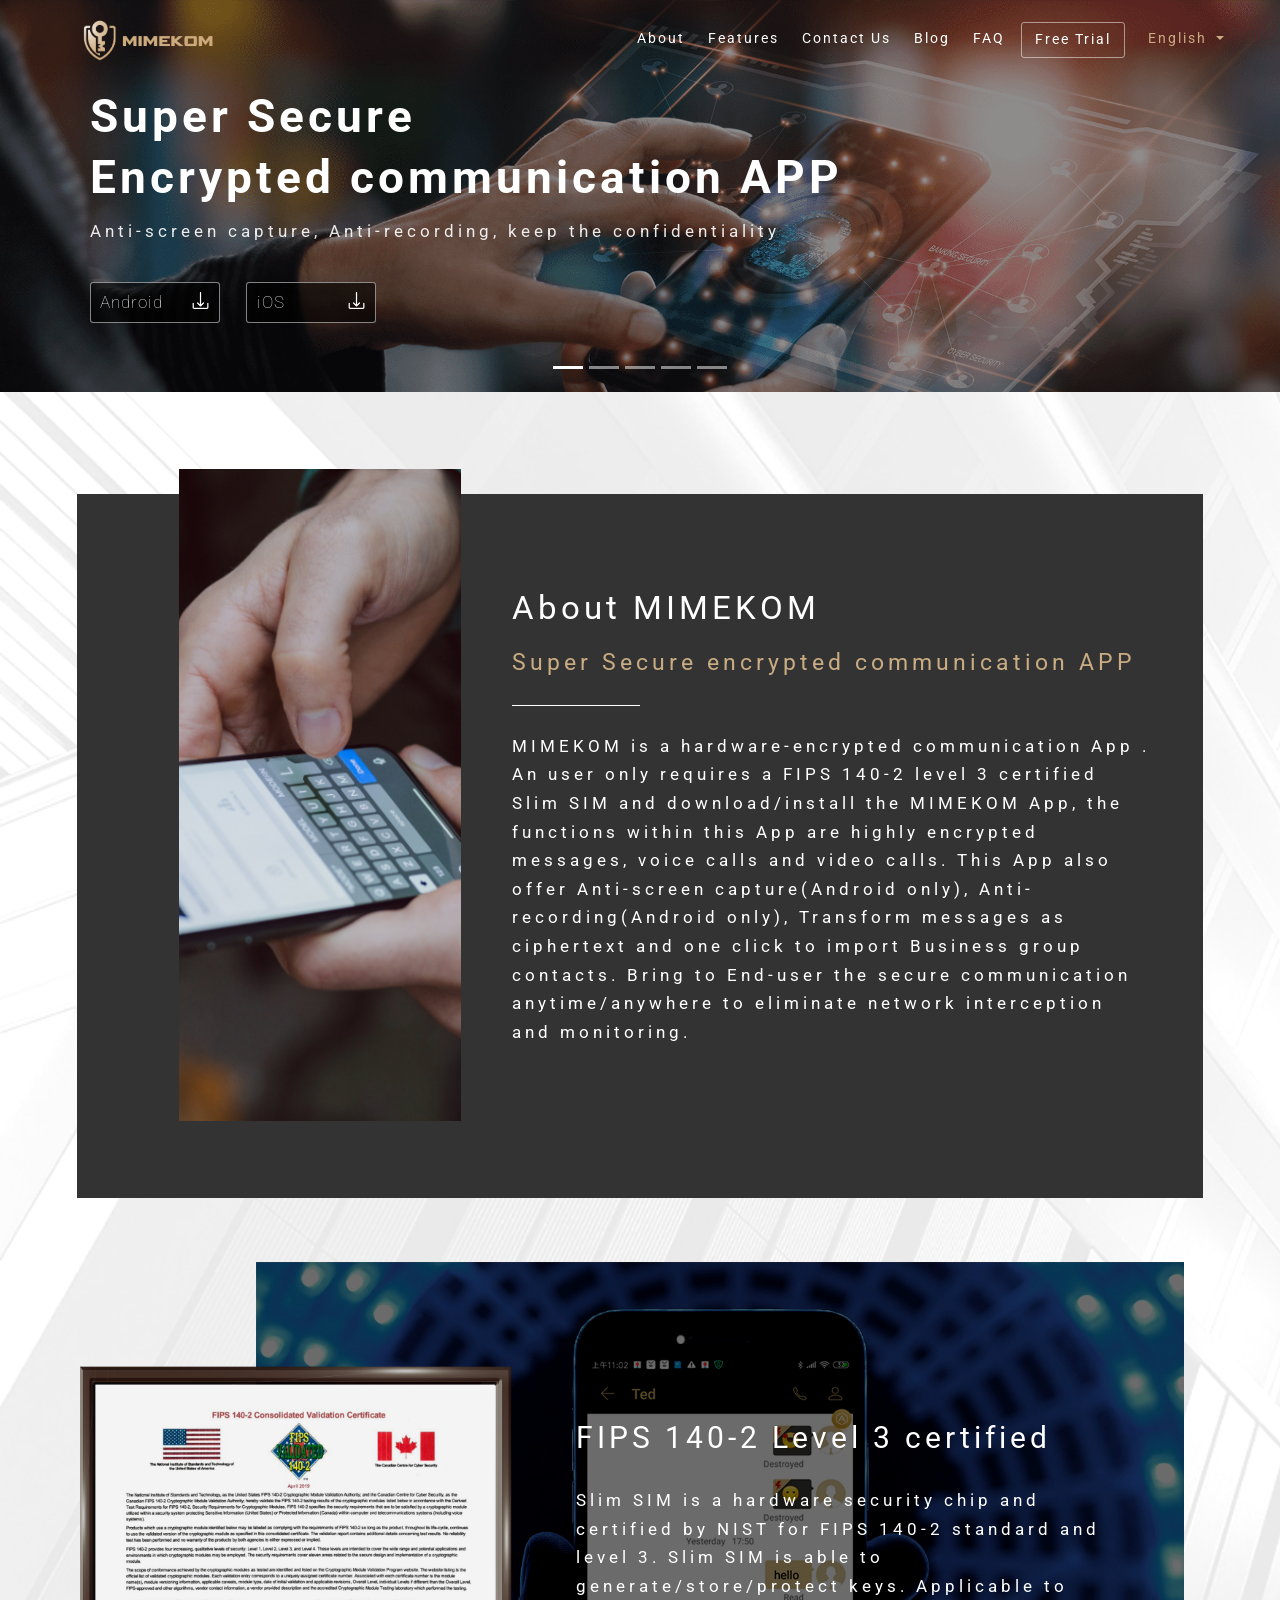
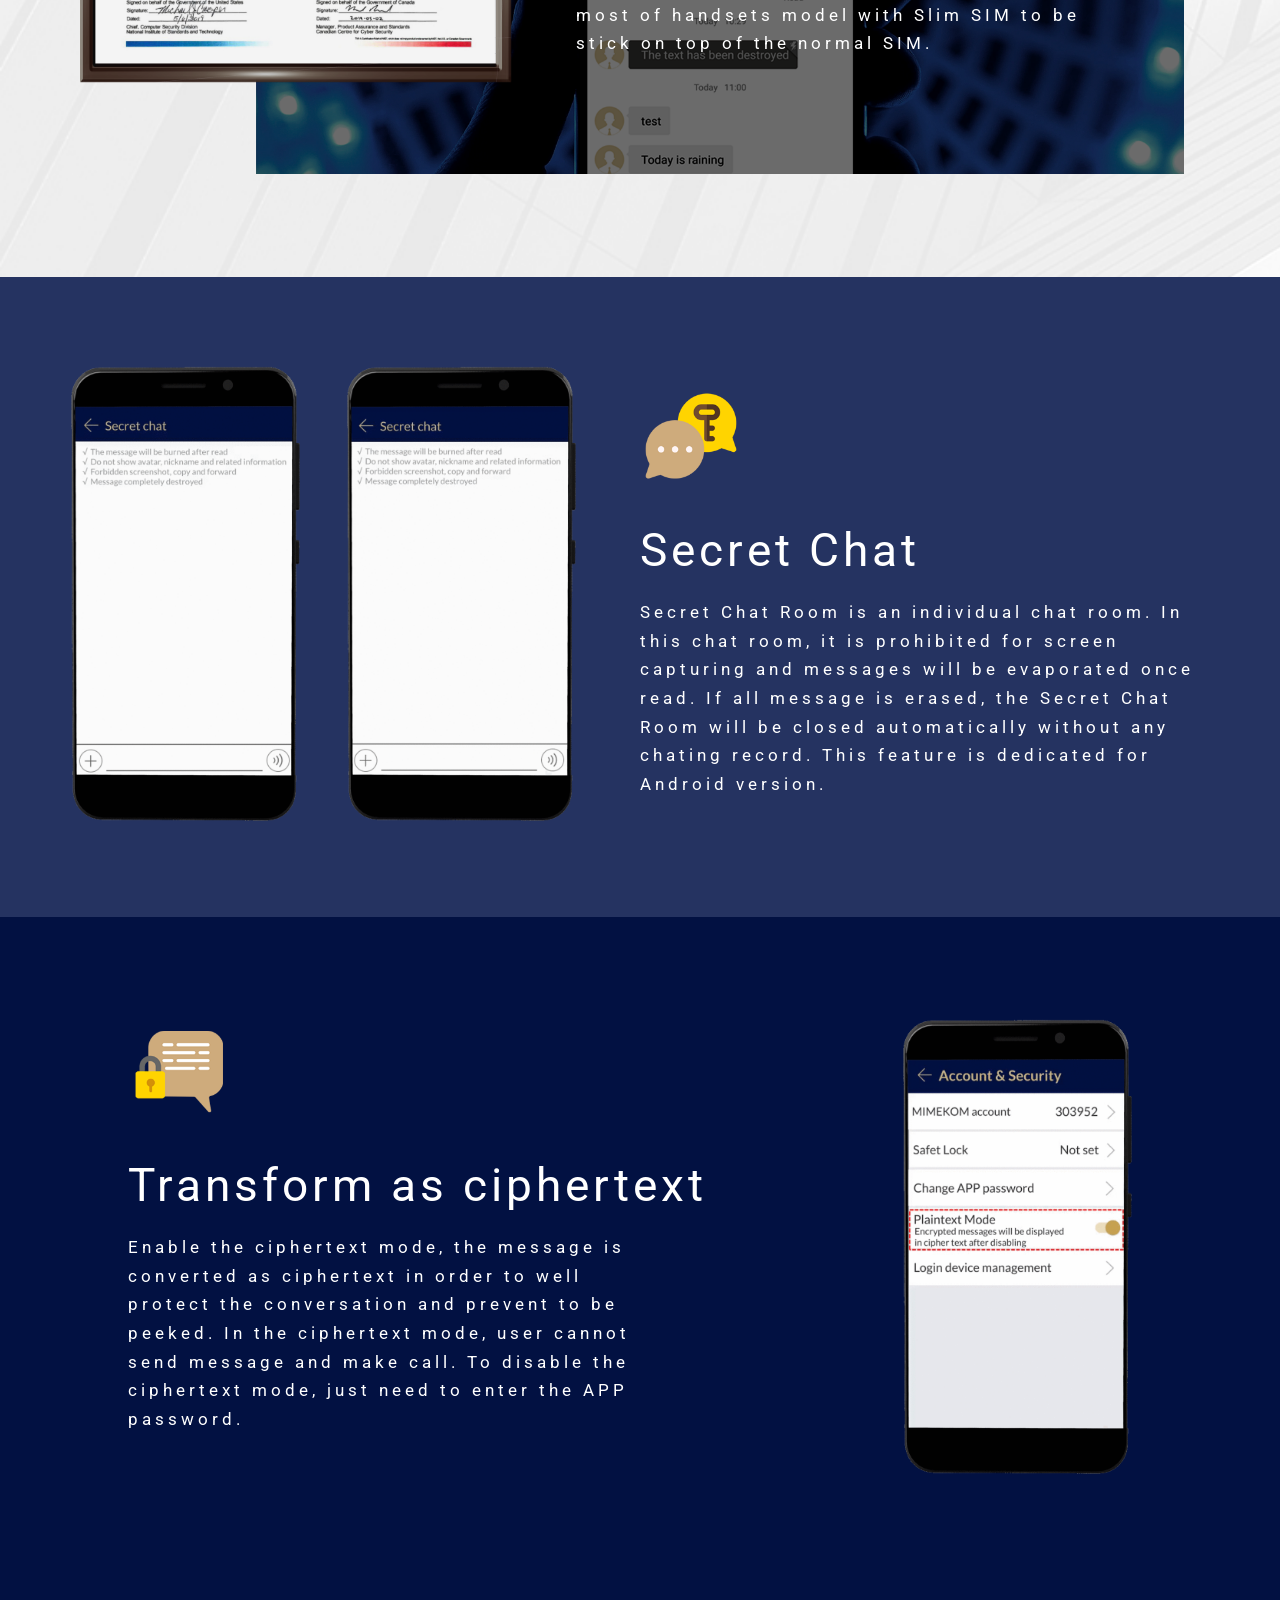
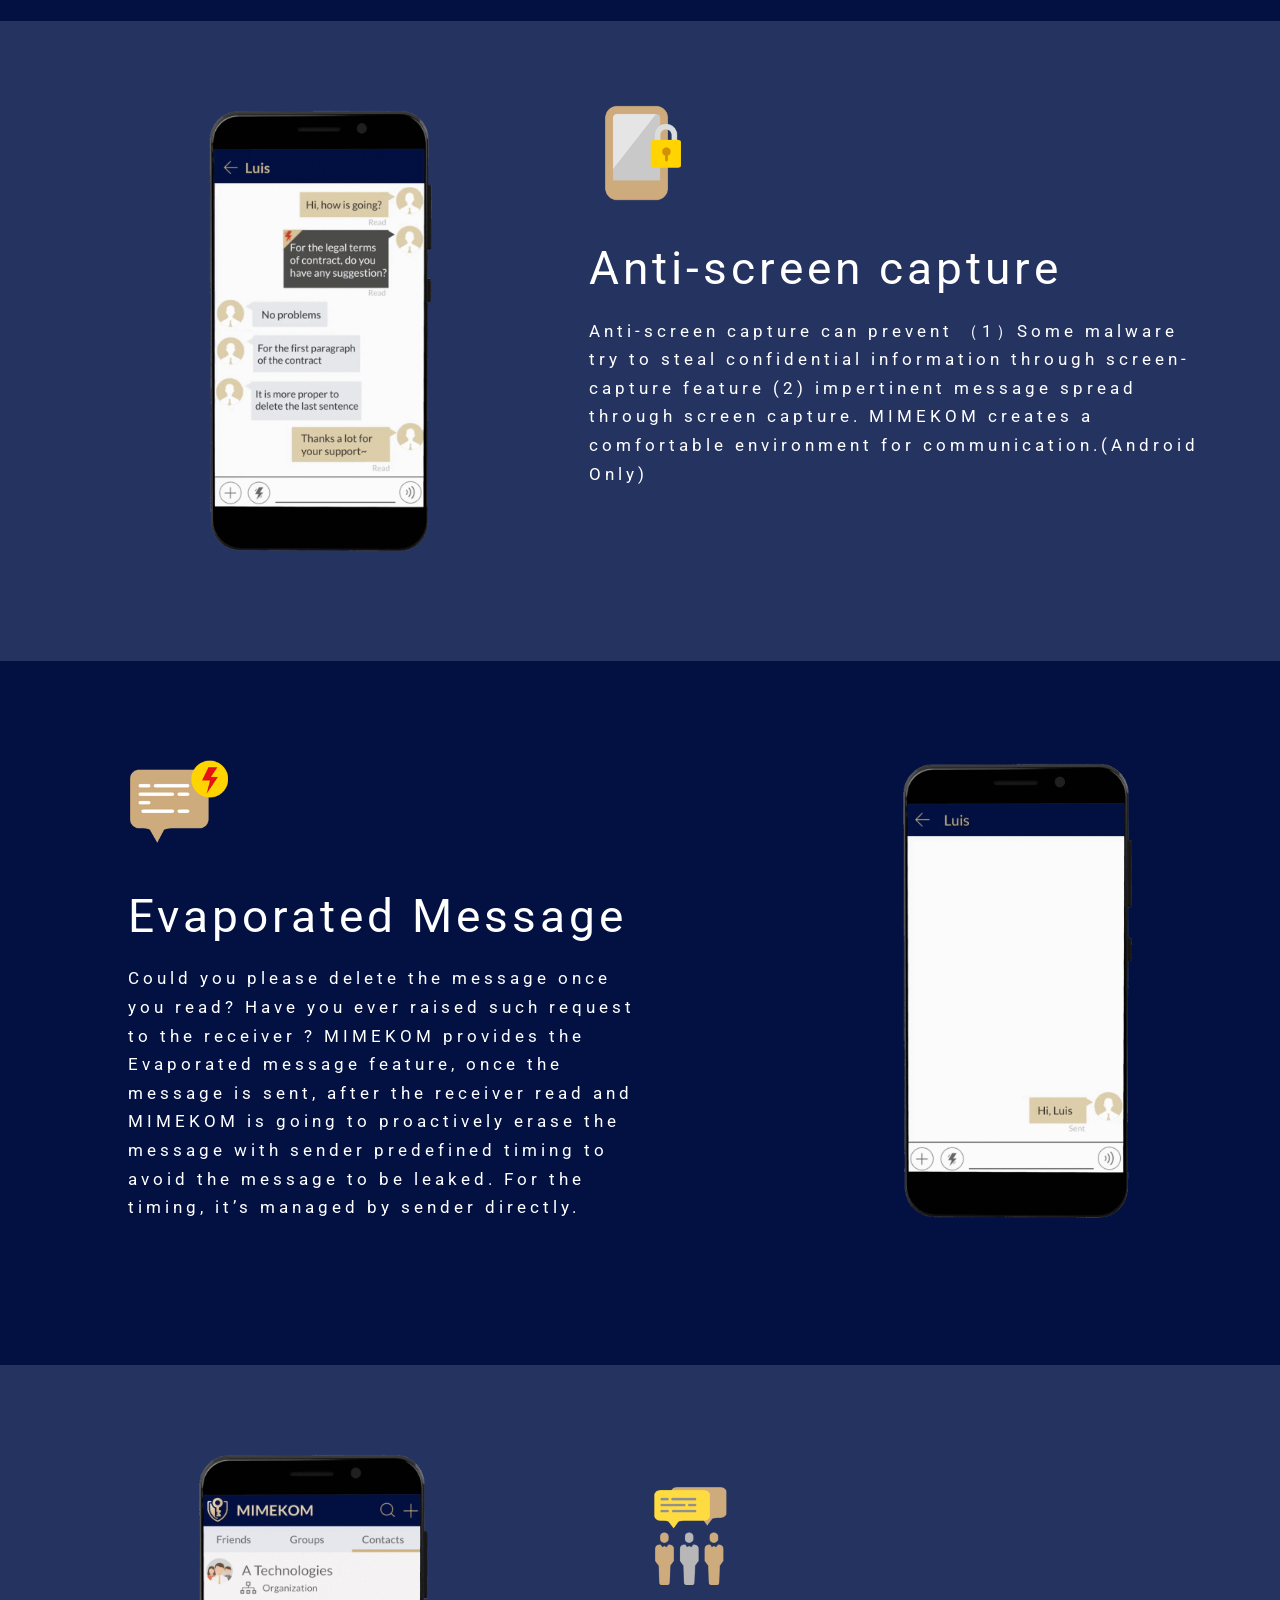
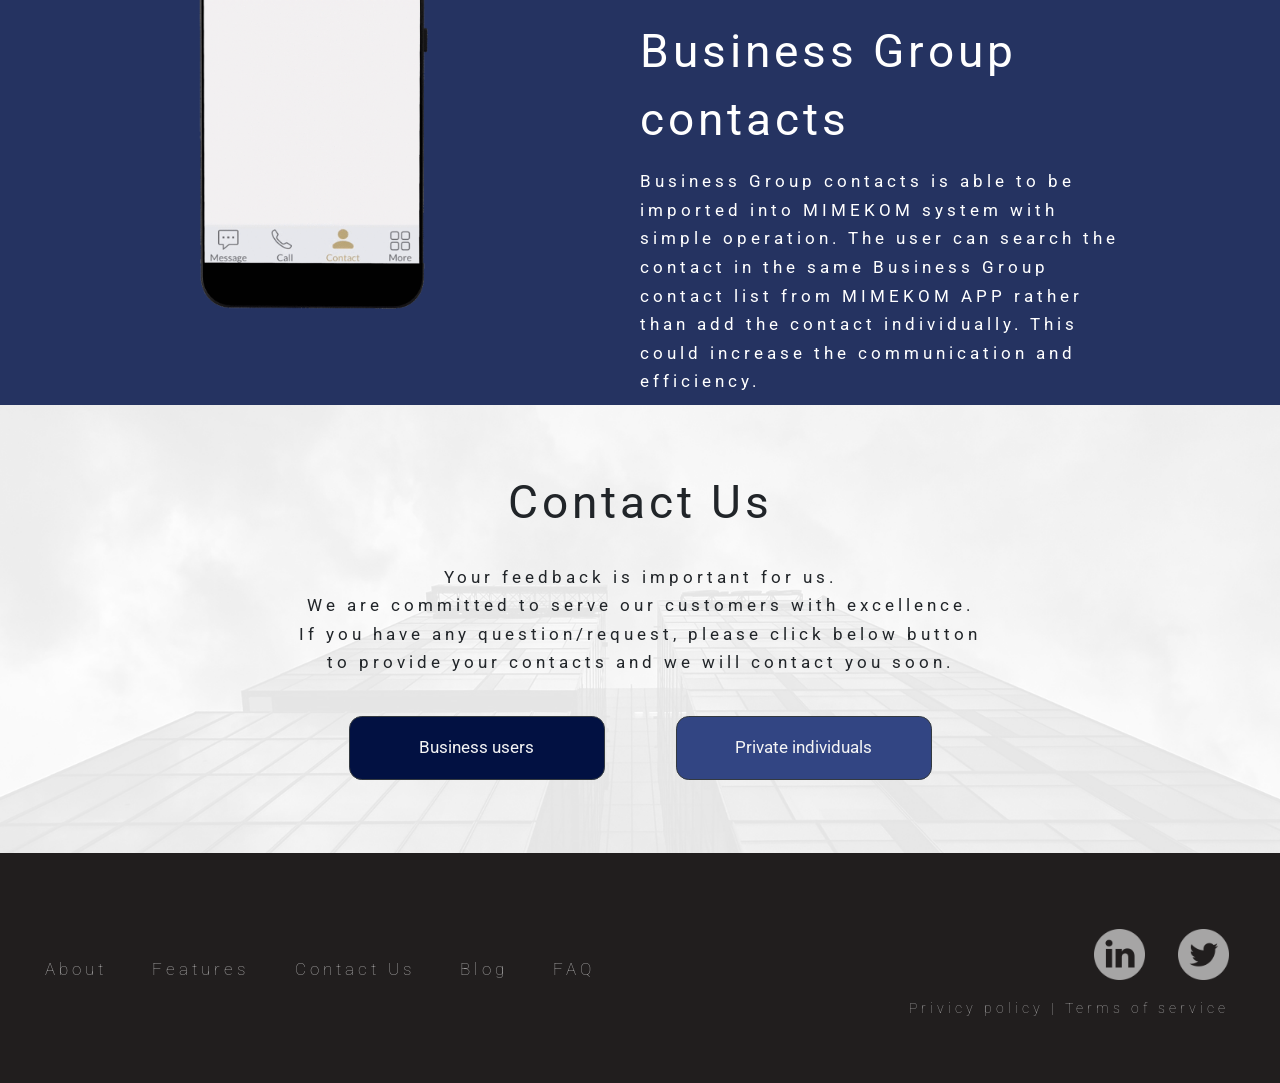
<file: EN/index.html>
<!DOCTYPE html>
<html>
 
<head>
	<title>MIMEKOM - Super Secure Encrypted communication APP</title>
	<meta name="description" content="MIMEKOM is a hardware-encrypted communication App .">
	<meta charset="UTF-8">
	<meta content="width=device-width, initial-scale=1" name="viewport" />
	<!-- Global site tag (gtag.js) - Google Analytics -->
	<script async src="https://www.googletagmanager.com/gtag/js?id=UA-180817405-1"></script>
	<script>
		window.dataLayer = window.dataLayer || [];
		function gtag() { dataLayer.push(arguments); }
		gtag('js', new Date());

		gtag('config', 'UA-180817405-1');
	</script>
	<link rel="stylesheet" type="text/css"
	href="https://stackpath.bootstrapcdn.com/bootstrap/4.5.0/css/bootstrap.min.css">
<link rel="stylesheet" href="https://unpkg.com/aos@2.3.1/dist/aos.css">
<link rel="stylesheet" href="css/hamburgers.css">
<link rel="stylesheet" href="css/scrolling-nav.css">
<link rel="stylesheet" href="css/general.css">
<link rel="stylesheet" type="text/css" href="css/homepage/homepage.css">
<link rel="stylesheet" type="text/css" href="css/font_rwd.css">
<link rel="stylesheet" type="text/css" href="css/general_rwd.css">
<link rel="stylesheet" type="text/css" href="css/homepage/homepage_rwd.css">
	<!-- <link rel="stylesheet" type="text/css" href="css/home.css"> -->
</head>

<body>
	<!-- navbar -->
	<nav id="mainNav" class="navbar navbar-expand-md fixed-top navtop">
		<!-- navtop css無效 -->
		<div class="container">
			<a class="navbar-brand js-scroll-trigger" href="index.html"><img class="nav-logo" src="../img/logo.png"></a>
			<button class="navbar-toggler hamburger hamburger--collapse" type="button" data-toggle="collapse"
				data-target="#navbarResponsive" aria-controls="navbarResponsive" aria-expanded="false"
				aria-label="Toggle navigation" id="hamburger_icon">
				<span class="hamburger-box navbar-toggler-icon">
					<span class="hamburger-inner"></span>
				</span>
			</button>
			<div class="collapse navbar-collapse" id="navbarResponsive">
				<ul class="navbar-nav ml-auto trans" id="nav-dropdown">
					<li class="nav-item">
						<a class="nav-link js-scroll-trigger md-text" href="#Information">About</a>
					</li>
					<li class="nav-item">
						<a class="nav-link js-scroll-trigger md-text" href="#Feature">Features</a>
					</li>
					<li class="nav-item">
						<a class="nav-link js-scroll-trigger md-text" href="#Contact-us">Contact Us</a>
					</li>
					<li class="nav-item">
						<a class="nav-link  md-text" href="news.html">Blog</a>
					</li>
					<li class="nav-item">
						<a class="nav-link md-text" href="faq.html">FAQ</a>
					</li>
					<li class="nav-item">
						<a class="nav-link nav-link-btn md-text" href="free.html">Free Trial</a>
					</li>
					<li class="nav-item dropdown">
						<a class="nav-link dropdown-toggle nav-btn-custom md-text" id="dropdownMenuButton"
							data-toggle="dropdown" aria-haspopup="true" aria-expanded="false">English
						</a>
						<div class="dropdown-menu" aria-labelledby="dropdownMenuButton">
							<a class="dropdown-item md-text" href="../" >繁體中文</a>
							<!-- <a class="dropdown-item md-text" href="#">日本語</a> -->
							<a class="dropdown-item md-text" href="#" style="color: #c9ac82;">English</a>
						</div>
					</li>
				</ul>
			</div>
		</div>
	</nav>
	
	<!-- Title -->
	<div id="Title">
		<img src="../../img/homepage/title_bg_01.png" style="display: none;">
		<img src="../../img/homepage/title_bg_02.png" style="display: none;">
		<img src="../../img/homepage/title_bg_03.png" style="display: none;">
		<img src="../../img/homepage/title_bg_04.png" style="display: none;">
		<img src="../../img/homepage/title_bg_05.png" style="display: none;">
		<img src="../../img/homepage/mobile01.png" style="display: none;">
		<img src="../../img/homepage/mobile02.png" style="display: none;">
		<img src="../../img/homepage/mobile03.png" style="display: none;">
		<img src="../../img/homepage/mobile04.png" style="display: none;">
		<img src="../../img/homepage/mobile05.png" style="display: none;">




		<div id="carouselExampleIndicators" class="carousel slide" data-ride="carousel">
			<ol class="carousel-indicators">
				<li data-target="#carouselExampleIndicators" data-slide-to="0" class="active"></li>
				<li data-target="#carouselExampleIndicators" data-slide-to="1"></li>
				<li data-target="#carouselExampleIndicators" data-slide-to="2"></li>
				<li data-target="#carouselExampleIndicators" data-slide-to="3"></li>
				<li data-target="#carouselExampleIndicators" data-slide-to="4"></li>
			</ol>
			<div class="carousel-inner">
				<div class="bg1 carousel-item active">
					<div class="container">
						<div class="title-text">
							<h1 class="lg-title">Super Secure</h1>
							<h1 class="lg-title">Encrypted communication APP</h1>
							<p class="lg-text">Anti-screen capture, Anti-recording, keep the confidentiality</p>
						</div>
					</div>
				</div>
				<div class="bg2 carousel-item">
					<div class="container">
						<div class="title-text">
							<h1 class="lg-title">Slim SIM</h1>
							<h1 class="lg-title">Own your key</h1>
							<p class="lg-text">Use your own key during communication to ensure end to end encryption</p>
						</div>
					</div>
				</div>
				<div class="bg3 carousel-item">
					<div class="container">
						<div class="title-text">
							<h1 class="lg-title">Hardware encryption</h1>
							<h1 class="lg-title">Enhance the security</h1>
							<p class="lg-text">As secure as Hardware Secure Module to eliminate network interception and sniffing</p>
						</div>
					</div>
				</div>
				<div class="bg4 carousel-item">
					<div class="container">
						<div class="title-text">
							<h1 class="lg-title">International security standard</h1>
							<h1 class="lg-title">High Level Certification</h1>
							<p class="lg-text">FIPS 140-2 Level 3 certified, security level is simliar to bank's hardware secure module</p>
						</div>
					</div>
				</div>
				<div class="bg5 carousel-item">
					<div class="container">
						<div class="title-text">
							<h1 class="lg-title">Enable ciphertext mode</h1>
							<h1 class="lg-title">One click to transform as ciphertext</h1>
							<p class="lg-text">One click to encipher all messages. Sensitive message won't be exposed</p>
						</div>
					</div>
				</div>
			</div>
			<!-- <a class="carousel-control-prev" href="#carouselExampleIndicators" role="button" data-slide="prev">
				<span class="carousel-control-prev-icon" aria-hidden="true"></span>
				<span class="sr-only">Previous</span>
			</a>
			<a class="carousel-control-next" href="#carouselExampleIndicators" role="button" data-slide="next">
				<span class="carousel-control-next-icon" aria-hidden="true"></span>
				<span class="sr-only">Next</span>
			</a> -->
		</div>
		<div class="dl-btns">
			<a href="android-dl.html">
				<button type="button" class="btn btn-outline-dark dl-btn" style="margin-right: 1.5em;">
					<p class="lg-text" style="margin-bottom: 0;">Android</p>
					<img src="../img/download_icon_w.png">
				</button>
			</a>
			<a href="android-dl.html#iosContent">
				<button type="button" class="btn btn-outline-dark dl-btn">
					<p class="lg-text" style="margin-bottom: 0;">iOS</p>
					<img src="../img/download_icon_w.png">
				</button>
			</a>
		</div>
	</div>
	<!-- return top btn -->
	<div id="Return-top" class="at-top">
		<a class="upper-part" href="free.html">
			<p class="lg-text" style="margin-bottom: 0rem;">Free Trial</p>
		</a>
		<a class="lower-part js-scroll-trigger2" href="#Title">
			<img class="img-arrow" src="img/homepage/up_arrow.png">
			<p class="sm-text">T O P</p>
		</a>
	</div>
	<!-- Information -->
	<div id="Information">
		<div class="about-mimekom">
			<div class="content">
				<div class="about-image"></div>
				<div class="about-text">
					<p class="lg-title">About MIMEKOM</p>
					<p class="sm-title">Super Secure encrypted communication APP</p>
					<div class="line"></div>
					<p class="lg-text">MIMEKOM is a hardware-encrypted communication App . An user only requires a FIPS 140-2 level 3 certified Slim SIM and download/install the MIMEKOM App, the functions within this App are highly encrypted messages, voice calls and video calls. This App also offer Anti-screen capture(Android only), Anti-recording(Android only), Transform messages as ciphertext and one click to import Business group contacts. Bring to End-user the secure communication anytime/anywhere to eliminate network interception and monitoring.
					</p>
					<!-- <div data-toggle="modal" data-target="#Video-link" class="lg-text play-video">
						觀看影片
						<div class="play-btn"></div>
					</div> -->
				</div>
			</div>
			<div class="content-mobile">
				<div class="about-text">
					<p class="xl-title">About MIMEKOM</p>
					<p class="md-title" style="color: #c9ac82;">Super Secure encrypted communication APP</p>
					<div class="line"></div>
					<p class="sm-title" style="font-weight: lighter;">MIMEKOM is a hardware-encrypted communication App . An user only requires a FIPS 140-2 level 3 certified Slim SIM and download/install the MIMEKOM App, the functions within this App are highly encrypted messages, voice calls and video calls. This App also offer Anti-screen capture(Android only), Anti-recording(Android only), Transform messages as ciphertext and one click to import Business group contacts. Bring to End-user the secure communication anytime/anywhere to eliminate network interception and monitoring.
					</p>
					<!-- <div data-toggle="modal" data-target="#Video-link" class="sm-title play-video">
						觀看影片
						<div class="play-btn"></div>
					</div> -->
				</div>
			</div>
		</div>
		<div class="certificate">
			<div class="certificate-img"></div>
			<div class="phone">
				<div class="certificate-text">
					<p class="md-title">FIPS 140-2 Level 3 certified</p>
					<p class="lg-text">Slim SIM is a hardware security chip and certified by NIST for FIPS 140-2 standard and level 3. Slim SIM is able to generate/store/protect keys. Applicable to most of handsets model with Slim SIM to be stick on top of the normal SIM.
					</p>
				</div>
				<div class="certificate-text-mobile">
					<p class="xl-title">FIPS 140-2 Level 3 certified</p>
					<p class="md-title">Slim SIM is a hardware security chip and certified by NIST for FIPS 140-2 standard and level 3. Slim SIM is able to generate/store/protect keys. Applicable to most of handsets model with Slim SIM to be stick on top of the normal SIM

					</p>
				</div>
			</div>
		</div>
	</div>
	<!-- Feature -->
	<div id="Feature">
		<div class="block1 light-block">
			<div class="block">
				<div class="phone1" data-aos="fade-right" data-aos-once="true"></div>
				<div class="phone2" data-aos="fade-right" data-aos-once="true"></div>
				<div class="text" data-aos="fade-up" data-aos-once="true">
					<div class="icon"></div>
					<p class="lg-title">Secret Chat</p>
					<p class="lg-text">Secret Chat Room is an individual chat room. In this chat room, it is prohibited for screen capturing and messages will be evaporated once read. If all message is erased, the Secret Chat Room will be closed automatically without any chating record. This feature is dedicated for Android version.
					</p>
				</div>
			</div>
			<div class="block-mobile">
				<div class="text">
					<div class="icon"></div>
					<p class="xl-title">Secret Chat</p>
					<p class="md-title">Secret Chat Room is an individual chat room. In this chat room, it is prohibited for screen capturing and messages will be evaporated once read. If all message is erased, the Secret Chat Room will be closed automatically without any chating record. This feature is dedicated for Android version.
					</p>
				</div>
				<div class="phone1"></div>
				<div class="phone2"></div>
			</div>
		</div>
		<div class="block2 dark-block">
			<div class="block">
				<div class="text" data-aos="fade-up" data-aos-once="true">
					<div class="icon"></div>
					<p class="lg-title">Transform as ciphertext</p>
					<p class="lg-text">Enable the ciphertext mode, the message is converted as ciphertext in order to well protect the conversation and prevent to be peeked. In the ciphertext mode, user cannot send message and make call. To disable the ciphertext mode, just need to enter the APP password.</p>
				</div>
				<div class="phone1" data-aos="fade-left" data-aos-once="true"></div>
			</div>
			<div class="block-mobile">
				<div class="text">
					<div class="icon"></div>
					<p class="xl-title">Transform as ciphertext</p>
					<p class="md-title">Enable the ciphertext mode, the message is converted as ciphertext in order to well protect the conversation and prevent to be peeked. In the ciphertext mode, user cannot send message and make call. To disable the ciphertext mode, just need to enter the APP password.
					</p>
				</div>
				<div class="phone3 phone"></div>
			</div>
		</div>
		<div class="block3 light-block">
			<div class="block">
				<div class="phone1" data-aos="fade-right" data-aos-once="true"></div>
				<div class="text" data-aos="fade-up" data-aos-once="true">
					<div class="icon"></div>
					<p class="lg-title">Anti-screen capture</p>
					<p class="lg-text">Anti-screen capture can prevent （1）Some malware try to steal confidential information through screen-capture feature (2) impertinent message spread through screen capture. MIMEKOM creates a comfortable environment for communication.(Android Only)</p>
				</div>
			</div>
			<div class="block-mobile">
				<div class="text">
					<div class="icon"></div>
					<p class="xl-title">Anti-screen capture</p>
					<p class="md-title">Anti-screen capture can prevent （1）Some malware try to steal confidential information through screen-capture feature (2) impertinent message spread through screen capture. MIMEKOM creates a comfortable environment for communication.(Android Only)</p>
				</div>
				<div class="phone4 phone"></div>
			</div>
		</div>
		<div class="block4 dark-block">
			<div class="block">
				<div class="text" data-aos="fade-up" data-aos-once="true">
					<div class="icon"></div>
					<p class="lg-title">Evaporated Message</p>
					<p class="lg-text">
						Could you please delete the message once you read? Have you ever raised such request to the receiver ? MIMEKOM provides the Evaporated message feature, once the message is sent, after the receiver read and MIMEKOM is going to proactively erase the message with sender predefined timing to avoid the message to be leaked. For the timing, it’s managed by sender directly.</p>
				</div>
				<div class="phone1" data-aos="fade-left" data-aos-once="true"></div>
			</div>
			<div class="block-mobile">
				<div class="text">
					<div class="icon"></div>
					<p class="xl-title">Evaporated Message</p>
					<p class="md-title">
						Could you please delete the message once you read? Have you ever raised such request to the receiver ? MIMEKOM provides the Evaporated message feature, once the message is sent, after the receiver read and MIMEKOM is going to proactively erase the message with sender predefined timing to avoid the message to be leaked. For the timing, it’s managed by sender directly.
					</p>
				</div>
				<div class="phone5 phone"></div>
			</div>
		</div>
		<div class="block5 light-block">
			<div class="block">
				<div class="phone1" data-aos="fade-right" data-aos-once="true"></div>
				<div class="text" data-aos="fade-up" data-aos-once="true">
					<div class="icon"></div>
					<p class="lg-title">Business Group contacts</p>
					<p class="lg-text">Business Group contacts is able to be imported into MIMEKOM system with simple operation. The user can search the contact in the same Business Group contact list from MIMEKOM APP rather than add the contact individually. This could increase the communication and efficiency.

					</p>
				</div>
			</div>
			<div class="block-mobile">
				<div class="text">
					<div class="icon"></div>
					<p class="xl-title">Business Group contacts</p>
					<p class="md-title">
						Business Group contacts is able to be imported into MIMEKOM system with simple operation. The user can search the contact in the same Business Group contact list from MIMEKOM APP rather than add the contact individually. This could increase the communication and efficiency.
					</p>
				</div>
				<div class="phone6 phone"></div>
			</div>
		</div>
	</div>
	<!-- Contact us -->
	<div id="Contact-us">
		<div class="block">
			<p class="lg-title">Contact Us</p>
			<p class="lg-text">
				Your feedback is important for us.<br>
				We are committed to serve our customers with excellence.<br>
				If you have any question/request, please click below button<br> to provide your contacts and we will contact you soon.
			</p>
			<div class="contact-btns">

				<a class="lg-title"
					href='mailto:MIMEKOM@mimekom.com?subject=Business user%20%20[*Company name / *Contact Name]&body=Thank you for your enquiry regarding our product and service, please fill in below company contacts and enquiry(the asterisk mean that this field is mandated). We will get in contact with you soon.%0A %0D*Company Name:%0A%0D*Contact Name:%0A%0D*Enquiry:%0A%0D'><button
						type="button" class="btn btn-outline-dark btn1 lg-text">Business users</button></a>


				<a class="lg-title"
					href='mailto:MIMEKOM@mimekom.com?subject=Private individuals%20%20[*Customer Name]&body=Thank you for your enquiry regarding our product and service, please fill in below your contacts and enquiry(the asterisk mean that this field is mandated). We will get in contact with you soon.%0A%0D*Customer Name:%0A%0D*Enquiry:%0A%0D'><button
						type="button" class="btn btn-outline-dark btn2 lg-text">Private individuals</button></a>
			</div>

		</div>
		<div class="block-mobile">
			<p class="xl-title">Contact Us</p>
			<p class="sm-title">
				Your feedback is important for us.
				We are committed to serve our customers with excellence
				If you have any question/request, please click below button to provide your contacts and we will contact you soon.
			</p>
			<div class="contact-btns">

				<a class="md-title"
					href='mailto:MIMEKOM@mimekom.com?subject=Business user%20%20[*Company name / *Contact Name]&body=Thank you for your enquiry regarding our product and service, please fill in below company contacts and enquiry(the asterisk mean that this field is mandated). We will get in contact with you soon.%0A %0D*Company Name:%0A%0D*Contact Name:%0A%0D*Enquiry:%0A%0D'><button
						type="button" class="btn btn-outline-dark btn1 md-title">Business users</button></a>


				<a class="md-title"
					href='mailto:MIMEKOM@mimekom.com?subject=Private individuals%20%20[*Customer Name]&body=Thank you for your enquiry regarding our product and service, please fill in below your contacts and enquiry(the asterisk mean that this field is mandated). We will get in contact with you soon.%0A%0D*Customer Name:%0A%0D*Enquiry:%0A%0D'><button
						type="button" class="btn btn-outline-dark btn2 md-title">Private individuals</button></a>

			</div>
		</div>
	</div>
	<!-- footer -->
	<div id="Footer">
		<div class="contact-btns">
			<a class="lg-text footer_icon footer-btn js-scroll-trigger" href="#Information">About</a>
			<a class="lg-text footer-btn js-scroll-trigger" href="#Feature">Features</a>
			<a class="lg-text footer-btn js-scroll-trigger" href="#Contact-us">Contact Us</a>
			<a class="lg-text footer-btn" href="news.html">Blog</a>
			<a class="lg-text footer-btn" href="faq.html">FAQ</a>
		</div>
		<div class="right-stuff">
			<a class="icon1" href='https://www.linkedin.com/in/mimekom-mimekom-8018a61b9/'></a>
			<a class="icon2" href='https://twitter.com/MIMEKOM'></a>
			<p class="md-text">
				<a data-toggle="modal" data-target="#Privacy">Privicy policy</a>
				|
				<a data-toggle="modal" data-target="#Service">Terms of service</a><br>
				<!-- © 2020 Taisys technologies CO.， Ltd -->
			</p>
			<p class="sm-title mobile">
				<a data-toggle="modal" data-target="#Privacy">Privicy policy</a>
				|
				<a data-toggle="modal" data-target="#Service">Terms of service</a><br>
				<!-- © 2020 Taisys technologies CO.， Ltd -->
			</p>
		</div>
	</div>
	<!-- Modal -->
	<div class="modal fade" id="Video-link" tabindex="-1" role="dialog" aria-labelledby="exampleModalLongTitle"
		aria-hidden="true">
		<div class="modal-dialog" role="document">
			<div class="modal-content">
				<div class="modal-header">
					<h5 class="modal-title md-title" id="exampleModalLongTitle">關於MIMEKOM</h5>
					<button type="button" class="close" data-dismiss="modal" aria-label="Close">
						<span aria-hidden="true">
							&times;
						</span>
					</button>
				</div>

				<div class="modal-body lg-text">
					<iframe class="yt-video" src="https://www.youtube.com/embed/lGF2QrDLXCM" allowfullscreen>
					</iframe>
				</div>
				<div class="modal-footer">
					<button type="button" class="btn btn-secondary" data-dismiss="modal">Close</button>
				</div>
			</div>
		</div>
	</div>
	<div class="modal fade" id="Privacy" tabindex="-1" role="dialog" aria-labelledby="exampleModalLongTitle"
		aria-hidden="true">
		<div class="modal-dialog" role="document">
			<div class="modal-content">
				<div class="modal-header">
					<h5 class="modal-title md-title" id="exampleModalLongTitle" style="text-align: center;">
						Privacy Policy and Personal Data Protection Notice</h5>
					<button type="button" class="close" data-dismiss="modal" aria-label="Close">
						<span aria-hidden="true">
							&times;
						</span>
					</button>
				</div>
				<div class="modal-body lg-text">
					<br>
					<h3 style="text-align: center;">MIMEKOM</h3><br>
					The Company values your privacy very much and complies with the provisions of the Personal Data Protection Act. Please read the following carefully:<br>
					<br>
					1. Applicability<br>
					This Privacy and Personal Data Protection Notice(hereinafter referred to as the "Notice") applies to the date and information which that may be used to identify identity collected by the Company for providing MIMEKOM software and services (hereinafter referred to as the "Software" and the "Service"). It also includes any data which may be used to identify the identity of the User that the Company processes to share with its business partners. The Notice shall not be applied to any companies other than the Company, nor shall it is applied to any person who is not employed or managed by the Company.<br>
					<br><br><br>
					2. Personal information security protection<br><br>
					2.1
					The Company will properly store the personal data of each user in the data storage system, and adopt strict protective measures to prevent unauthorized personnel from contacting. To this end, the Company may provide the personal data of the User to its business partners or affiliated enterprises. Therefore, when it is necessary for such a business to entrust a third party to provide services, the Company will also strictly require it to comply with confidentiality obligations and take necessary inspection procedures to ensure that it will comply faithfully.<br>
					<br>
					2.2
					The User understands and agrees that the Company may possess or disclose the account information of the User or equipment-related information to the governmental organization, judicial organization, or parents or guardians of minors, in accordance with legal requirements or in the situation that it is necessary to disclose within reasonable scope for the following purposes:<br>
					<br>
					2.2.1 Comply with laws and regulations or the requirements of government;<br>
					<br>
					2.2.2 It is necessary to provide the Software and the Service;<br>
					<br>
					2.2.3 It is necessary to prevent serious detriment to the rights and interests of others; or<br>
					<br>
					2.2.4 To exempt the User and the public from imminent danger to life, body, freedom, rights, and property.<br>
					<br><br><br>
					3. Purpose and categories of collecting personal data of the User<br><br>
					3.1 If the User downloads, installs, uses the Software, obtains an account, and logs in to become a user of the Software and the Service, the Company will request the User to provide its personal data, including but not limited to name, mobile phone number, mobile phone SIM Card number, e-mail address, etc.<br>
					<br>
					3.2 During the use of the Software and the Service, it may be necessary to collect and process the data of the equipment used by the User as follows:<br>
					<br>
					3.2.1 Basic information of the equipment:<br><br>
					Including device ID, MAC address, brand, name of the APP installation file, APP version number, device resolution, system version number, and Bluetooth connection information.<br>
					<br>
					3.2.2 Network information:<br><br>
					Including network connection status, connection mode, and network access rights of the chip manager.<br>
					3.2.3 Personal information: including account information, contact information, etc.<br>
					<br>
					3.2.4 Application information: including whether the service is activated, etc.<br>
					<br>
					3.3  During the use of the Software, it is necessary to connect to the Internet and obtain or use the following device permissions or functions: storage, camera, contact, Bluetooth, microphone.<br>
					<br><br><br>
					4. Time Period, Territory, Recipients, and Methods of which the Personal Data is Used<br>
					<br>
					4.1 Time Period:<br><br>
					4.1.1 The duration of the collection purpose based on the above.<br><br>
					4.1.2 In accordance with applicable laws and regulations or the retention period stipulated in the contract.<br>
					<br>
					4.2 Territory:<br><br>
					The location of the Company, the affiliated enterprises of the Company, and the business partners that have business dealings with the Company.<br>
					<br>
					4.3 Recipient:<br><br>
					The Company, its affiliated companies, and business partners that have business dealings with the Company.<br>
					<br>
					4.4 Method:<br><br>
					The personal data shall be used with automated or other non-automated means(e.g. verbal, writing, telephone, text message, e-mail, fax, electronic documents, news magazines, government bulletins, or website announcements, etc., and any proper means which comply with the contemporary technology).<br>
					<br><br><br>
					5. Collection, processing, utilization, and notification of personal data<br><br>
					5.1
					The User understands and agrees that the Company collects its personal data on and within the purpose of providing the Software and the Service. The Company promises to collect, process, use, and possess the personal data of the User in accordance with the provisions of the Personal Data Protection Act, and promises to use the above personal data on and within the purpose of providing the Software and the Service.<br>
					<br>
					5.2 The User may exercise the following rights regarding the personal data of the User held by the Company:<br>
					<br>
					5.2.1 The User may inquire regarding, request to review, or request a copy of its personal data from the Company.<br>
					<br>
					5.2.2 The User may supply or correct its personal data to the Company, but the User shall provide appropriate explanations first according to applicable laws and regulations.<br>
					<br>
					5.2.3 The User may demand the Company for the cessation of the collection, processing, or use of its personal data. The User may also demand the Company to erase its personal data. But if the personal data is necessary for the Company to perform the business duty, the Company may not comply with such demand.<br>
					<br><br>
					6. The User’s rights and interests that will be affected if the User elects not to provide its personal data<br>
					The Company is required to collect, process, or use the personal data of the User for the above-mentioned purposes. If the User does not agree with the collection, processing, and use of its personal data made by the Company, or its personal data is incomplete, then the Company will not be able to provide the most flawless service for the User.<br>
					<br><br>
					7. Use of Link Pages<br><br>
					The Software provides links to other websites which the User may click to enter other websites. But this method does not guarantee your privacy on such websites.<br>
					<br><br>
					8. Revisions of the Notice<br><br>
					In order to implement the intention to protect the privacy and personal data of the User, the Notice may be revised timely in response to any needs. The revised Notice will be published on the official website and the latest version of the Software simultaneously.<br>
					<br><br><br><br><br>
					<hr /><br>
					<h3 style="text-align: center;">Chip Manager</h3><br>
					The Company values your privacy very much and complies with the provisions of the Personal Data Protection Act. Please read the following carefully:<br>
					<br>
					1. Applicability<br>
					This Privacy and Personal Data Protection Notice(hereinafter referred to as the "Notice") applies to the date and information which that may be used to identify identity collected by the Company for providing MIMEKOM software and services (hereinafter referred to as the "Software" and the "Service"). It also includes any data which may be used to identify the identity of the User that the Company processes to share with its business partners. The Notice shall not be applied to any companies other than the Company, nor shall it is applied to any person who is not employed or managed by the Company.<br>
					<br><br><br>
					2. Personal information security protection<br><br>
					2.1
					The Company will properly store the personal data of each user in the data storage system, and adopt strict protective measures to prevent unauthorized personnel from contacting. To this end, the Company may provide the personal data of the User to its business partners or affiliated enterprises. Therefore, when it is necessary for such a business to entrust a third party to provide services, the Company will also strictly require it to comply with confidentiality obligations and take necessary inspection procedures to ensure that it will comply faithfully.<br>
					<br>
					2.2
					The User understands and agrees that the Company may possess or disclose the account information of the User or equipment-related information to the governmental organization, judicial organization, or parents or guardians of minors, in accordance with legal requirements or in the situation that it is necessary to disclose within reasonable scope for the following purposes:<br>
					<br>
					2.2.1 Comply with laws and regulations or the requirements of government;<br>
					<br>
					2.2.2 It is necessary to provide the Software and the Service;<br>
					<br>
					2.2.3 It is necessary to prevent serious detriment to the rights and interests of others; or<br>
					<br>
					2.2.4 To exempt the User and the public from imminent danger to life, body, freedom, rights, and property.<br>
					<br><br><br>
					3. Purpose and categories of collecting personal data of the User<br><br>
					3.1 If the User downloads, installs, uses the Software, obtains an account, and logs in to become a user of the Software and the Service, the Company will request the User to provide its personal data, including but not limited to name, mobile phone number, mobile phone SIM Card number, e-mail address, etc.<br>
					<br>
					3.2 During the use of the Software and the Service, it may be necessary to collect and process the data of the equipment used by the User as follows:<br>
					<br>
					3.2.1 Basic information of the equipment:<br><br>
					Including device ID, MAC address, brand, name of the APP installation file, APP version number, device resolution, system version number, and Bluetooth connection information.<br>
					<br>
					3.2.2 Network information:<br><br>
					Including network connection status, connection mode, and network access rights of the chip manager.<br>
					3.2.3 Personal information: including account information, contact information, etc.<br>
					<br>
					3.2.4 Application information: including whether the service is activated, etc.<br>
					<br>
					3.3  During the use of the Software, it is necessary to connect to the Internet and obtain or use the following device permissions or functions: storage, camera, contact, Bluetooth, microphone.<br>
					<br><br><br>
					4. Time Period, Territory, Recipients, and Methods of which the Personal Data is Used<br>
					<br>
					4.1 Time Period:<br><br>
					4.1.1 The duration of the collection purpose based on the above.<br><br>
					4.1.2 In accordance with applicable laws and regulations or the retention period stipulated in the contract.<br>
					<br>
					4.2 Territory:<br><br>
					The location of the Company, the affiliated enterprises of the Company, and the business partners that have business dealings with the Company.<br>
					<br>
					4.3 Recipient:<br><br>
					The Company, its affiliated companies, and business partners that have business dealings with the Company.<br>
					<br>
					4.4 Method:<br><br>
					The personal data shall be used with automated or other non-automated means(e.g. verbal, writing, telephone, text message, e-mail, fax, electronic documents, news magazines, government bulletins, or website announcements, etc., and any proper means which comply with the contemporary technology).<br>
					<br><br><br>
					5. Collection, processing, utilization, and notification of personal data<br><br>
					5.1
					The User understands and agrees that the Company collects its personal data on and within the purpose of providing the Software and the Service. The Company promises to collect, process, use, and possess the personal data of the User in accordance with the provisions of the Personal Data Protection Act, and promises to use the above personal data on and within the purpose of providing the Software and the Service.<br>
					<br>
					5.2 The User may exercise the following rights regarding the personal data of the User held by the Company:<br>
					<br>
					5.2.1 The User may inquire regarding, request to review, or request a copy of its personal data from the Company.<br>
					<br>
					5.2.2 The User may supply or correct its personal data to the Company, but the User shall provide appropriate explanations first according to applicable laws and regulations.<br>
					<br>
					5.2.3 The User may demand the Company for the cessation of the collection, processing, or use of its personal data. The User may also demand the Company to erase its personal data. But if the personal data is necessary for the Company to perform the business duty, the Company may not comply with such demand.<br>
					<br><br>
					6. The User’s rights and interests that will be affected if the User elects not to provide its personal data<br>
					The Company is required to collect, process, or use the personal data of the User for the above-mentioned purposes. If the User does not agree with the collection, processing, and use of its personal data made by the Company, or its personal data is incomplete, then the Company will not be able to provide the most flawless service for the User.<br>
					<br><br>
					7. Use of Link Pages<br><br>
					The Software provides links to other websites which the User may click to enter other websites. But this method does not guarantee your privacy on such websites.<br>
					<br><br>
					8. Revisions of the Notice<br><br>
					In order to implement the intention to protect the privacy and personal data of the User, the Notice may be revised timely in response to any needs. The revised Notice will be published on the official website and the latest version of the Software simultaneously.<br>
					<br><br><br><br><br>
				</div>
				<div class="modal-footer">
					<button type="button" class="btn btn-secondary" data-dismiss="modal">Close</button>
				</div>
			</div>
		</div>
	</div>
	<div class="modal fade" id="Service" tabindex="-1" role="dialog" aria-labelledby="exampleModalLongTitle"
		aria-hidden="true">
		<div class="modal-dialog" role="document">
			<div class="modal-content">
				<div class="modal-header">
					<h5 class="modal-title md-title" id="exampleModalLongTitle" style="text-align: center;">Terms of Service</h5>
					<button type="button" class="close" data-dismiss="modal" aria-label="Close">
						<span aria-hidden="true">
							&times;
						</span>
					</button>
				</div>
				<div class="modal-body lg-text">
					<br>
					<h3 style="text-align: center;">MIMEKOM</h3><br>
					Company provides the User with the use of MIMEKOM software and services (hereinafter referred to as the"Software" and the"Service"). Users shall read the relevant content of this Terms of Service carefully to protect their rights.
					<br><br>
					1. Consent to this Terms of Service<br><br>
					1.1 Once the Software and the Service are actually used by the User, the User will be considered to have read, understood, and irrevocably agreed to comply with this Terms of Service.<br><br>
					1.2 If the User is under the age of twenty, in addition to the User who shall abide by this Terms of Service, its parents (or guardians) shall read, understand and agree to abide by all the content of this Terms of Service at the same time, so that the User could use or continue to use the Software and the Service.<br><br>
					<br><br><br>
					2. Service Content<br><br>
					2.1
					The Company gives the User a non-transferable and non-exclusive license to use the Software and the Service. The User may install and use the Software on a single terminal device for non-commercial purposes. The User may make a copy of the Software for the purpose of using the Software and the Service only for backup purposes. The backup copy shall contain all copyright information contained in the original software.<br><br>
					2.2 All other rights not expressly authorized by this Terms of Service are still reserved by the Company, the User shall acquire additional written consent from the Company to exercise these rights. If the Company fails to exercise any of the foregoing rights, it shall not be considered to be a waiver of these rights.<br><br>
					2.3 The User shall equip the terminal equipment required to use the Software and the Service and bear the required costs(including but not limited to mobile transmission costs for preloading the Software) This also means that the User has agreed to and shall comply with the terms of use or related instructions of such equipment.<br><br>
					2.4
					The Company has developed different software versions for different terminals, systems, etc., the User may choose the appropriate version to install according to the actual situation. After installing the program, the User shall follow the steps prompted by the program to install it correctly. The Company reserves the right to timely provide the User with modifications and upgrades of the Software, as well as the right to charge fees for modification or upgrade services. After the new version of the Software is released, the Company does not warrant or guarantee that the old version of the Software is still available.<br>
					<br>
					2.5
					The Company has the right to modify the functions of the Software, interrupt or suspend the use of the Software without prior notice to the User. For any losses caused by the Company's exercise of the right to modify or interrupt the use of the Software, useless the losses were caused by the Company intentionally or grossly negligently, the User agrees that the Company shall not be liable to the User or any business partners.<br>
					<br><br><br>
					3. Account<br><br>
					3.1
					The User shall properly keep its account and password for the Software and the Service, and take full liability for all activities under its account and password. If the User's account information (including but not limited to the account, password, security chip PIN code, and other related personal data) is acquainted by others due to the User's own reasons, the User shall bear the damage caused by it.<br>
					<br>
					3.2 The User of the Software and the Service may stop using the Software and the Service at any time. After the User stops using the Software and services by itself, the Company shall process the account of the User in accordance with the provisions of Article 3.4 of this Terms of Service.<br>
					<br>
					3.3
					If the User violates this Terms of Service, the Company shall notify the User to improve it. If the User ignores the notification and still fails to improve or continues to violate this Terms of Service, the Company may delete its account immediately without notifying the User and terminate the provision of the Software and the Service. However, if there is any fact which the Company could find that the User violates Article 6.2 or Article 6.3 of this Terms of Service, the Company may immediately delete his account without notifying the User and terminate the provision of the Software and the Service.<br>
					<br>
					3.4 For an account that has not been used for more than one year since the last connection, the Company may delete the account in accordance with this Terms of Service, but the User of the account shall be notified 15 days before the deletion, if the User uses the account during this period, then its account shall not be deleted.<br>
					<br><br><br>
					4. Intellectual Property Rights<br><br>
					The copyrights, patent rights, trademarks, trade secrets, other intellectual property rights, ownership, and other rights of all the works and materials provided by the Company regarding the Software and the Service are owned by the Company or the legal rights holder. Except for the legal authorization of the Company or the legal rights holder, the User shall not reproduce, publicly transmit, modify, edit, distribute or use it for any purpose in any other form without authorization, otherwise the User shall bear the relevant legal liability. Because of this, the User shall not reverse engineer, decompile or reverse compile the Software or otherwise attempt to discover the original code and algorithm of the Software, nor modify the Software, disable any functions of the Software or create any derivative work based on it, otherwise, the User shall bear the relevant legal liability.<br>
					<br><br>
					5. Privacy and Personal Data<br><br>
					5.1 The personal data provided by the User, including name, phone number, e-mail address, and other legally protected personal data, shall not be disclosed to the public unless it is required by the applicable law or consented by the User.<br><br>
					5.2
					During the use of the Software, it may be necessary to collect and process the following data of the device used by the User: basic information of the device, including device ID, MAC address, brand, APP installation file name, APP version number, device resolution, system version number, and Bluetooth connection information; network information, including network connection status, connection mode, and chip manager network usage permissions; personal data, including account information, contact information, etc.; application information, including whether the Service is activated, etc.<br>
					<br>
					5.3 During the use of the Software, it is necessary to connect to the Internet and obtain permission to use the following devices or their functions: storage, camera, contacts, Bluetooth, microphone.<br>
					<br>
					5.4
					The Company values the protection of the personal data and privacy of the User. The Company only uses the above-mentioned personal data to improve products or provide the User with customized services or technical support, and will not disclose such personal data in any form which could identify the identity of the User.<br>
					<br>
					5.5
					Regarding the personal data logged in or left by the User, the User agrees that the Company and its business partners may collect, process, and use such personal data within a reasonable range for investigation and research of statistical analysis and network behavior or any other legal use.<br>
					<br>
					5.6 Regarding the detailed stipulation on the use and protection of personal data of the User of the Software and the Service, the User agrees to comply with the Privacy and Personal Data Protection Notice of the Company.<br>
					<br><br>
					6. User’s Responsibilities and Obligations<br><br>
					6.1
					The User shall comply with the laws and regulations of relevant countries or regions, all relevant regulations and practices, and the provisions of this Terms of Service when using the Software and the Service. The User shall bear relevant legal liability if its act involves illegality, and the Company will take the initiative to report or cooperate investigation and handling of the judicial organization or relevant competent authorities. If the User violates this Terms of Service or relevant laws and regulations or has an illegal or improper act that infringes on the rights of others, and thereby causes damage or expenses to the Company or its affiliates, employees, trustees, agents, and other related performance assistants suffer damage or expenses(including but not limited to litigation fees and attorney fees incurred in civil, criminal and administrative litigation), the User shall be liable for compensating these damages and expenses.<br>
					<br>
					6.2 Unless permitted by applicable law or the Company's written permission, the User shall not engage in the following behaviors:<br>
					<br>
					6.2.1 Delete the copyright information on the Software and its copies;<br>
					<br>
					6.2.2 Reverse engineer, reverse compile, reverse compile the Software, or attempt to find the source code of the Software in other methods;<br>
					<br>
					6.2.3 Renting, lending, copying, modifying, linking, reprinting, adapting, issuing, publishing, establishing mirror websites the intellectual property rights owned by the Company and legal rights holders;<br>
					<br>
					6.2.4
					Copying, modifying, adding, deleting, mounting the Software, the data released into any terminal memory during the running of the Software, the interactive data between the client and the server during the running of the Software, and the system data necessary for the running of the Software, or creating any derivative works, including but not limited to the use of plug-in programs, plug-ins or business partner tools or services not authorized by the Company to access the Software and related systems;<br>
					<br>
					6.2.5 By modifying or forging the commands and data in the operation of the Software, adding, deleting, changing the functions or execution effects of the Software, or transferring the Software and methods used for the above purposes for profit or public transmission, regardless of such whether it is for commercial purposes;
					<br><br>
					6.2.6 Register or use the Software and the Service, or make, distribute, or transmit the above tools through business partner software, plug-in programs, plug-ins, systems that are not developed or authorized by the Company;<br>
					<br>
					6.2.7 Any other acts not expressly authorized by the Company.<br><br>
					6.3
					The User understands and agrees that the User shall not use its account, the Software, or the Service to produce, copy, distribute, and transmit the following content that interferes with the normal operation of MIMEKOM and infringes the legitimate rights and interests of other users or business partners, including but not limited to:<br>
					<br>
					6.3.1 Distribute, broadcast, transmit, or store the content that violates local national laws and regulations;<br>
					<br>
					6.3.2 Distribute, broadcast, transmit, or store the content that infringes others' reputation, portrait, intellectual property, trade secrets, and any other legal rights;<br>
					<br>
					6.3.3 Distribute, broadcast, transmit, or store that content that infringes the privacy or personal data of others;<br>
					<br>
					6.3.4 Publish, broadcast, transmit harassment, advertising information, spam or any content that is sexually or sexually suggestive;<br>
					<br>
					6.3.5 Other content that violates laws, regulations, policies, and morals, or interferes with the normal operation of the Software and the Service, and infringes the legitimate rights and interests of other users or business partners.<br>
					<br>
					6.4
					The User understands and agrees that the Software is similar to most computer software and mobile phone applications, and may be affected by a variety of factors, including but not limited to the User’s own reasons, network service quality, social environment, etc.; it may also involve various security problems include, but not limited to, illegal use of user data by others to conduct real-world harassment; other software downloaded and installed by the User or other websites accessed may contain viruses, Trojan horses, or other malicious programs that threaten the terminal device information and data security of the User, and then affect the normal use of the Software. Therefore, the User should strengthen the awareness of information security and personal data protection, and pay attention to password protection to avoid losses.<br>
					<br><br>
					7. Security Maintenance<br><br>
					7.1
					When the User informs the Company that its account has been hacked by a third person (such as the account being stolen by others), the Company shall suspend or delete the account after confirming the intrusion to protect the hacked account. For the User whose accounts have been stolen, the Company shall provide the User with the information on how to create a new account or restore account (only to the extent that it is technically feasible).<br>
					<br>
					7.2
					The Company will do its best to maintain the Software and the Service to meet and comply with the contemporary technical standards with reasonably expected safety requirements to prevent illegal intrusion, acquisition, tampering, damage to the related record or personal data regarding the User's use of the Software and the Service. In case of illegal invasion or damage to the system, reasonable measures shall be taken to respond as soon as possible.<br>
					<br><br><br>
					8. Disclaimer<br><br>
					8.1
					The User hereby confirms that the User is aware of all the functions of the Software and the necessary operations performed by the Company to realize the functions of the Software. The User chooses to use the Software and the Service according to its own needs. Because the Software and the Service exist the risks and all consequences of this shall be borne by the User. The Company will do its best to protect the legal rights and interests of the User in using the Software and the timeliness, security, authenticity, and stability of the Service, but the Company does not warrant or guarantee that the Software and the Service will meet the needs of the User, nor that the Software and the Service have no factual flaws or legal flaws. The Company also does not assume any liability for the failure to delete or save information that occurs when the User uses the Software.<br>
					<br>
					8.2
					Any service interruption, content loss, garbled code, incorrect reception, unavailability, delayed reception, caused by telecommunication network failures of basic telecom operators in the domestic and foreign involved by the Software and the Service, technical defects, coverage limitations, force majeure, computer viruses, hacker attacks, customer location, customer shutdown, or any other cause which is not within the scope of the technical ability of the Company, useless it was caused by the Company intentionally or grossly negligently, the Company shall not be liable for any damage caused because of it.<br>
					<br>
					8.3 If the User is unable to use the Software and the Service, any direct, indirect, derivative, or special damage caused by the User, useless it was caused by the Company intentionally or grossly negligently, the Company shall not be liable for any damages.<br>
					<br>
					8.4
					The Software provides the User with downloadable business partner applications (hereinafter referred to as "business partner programs"), and the User may choose whether to download and use such business partner programs. If the User chooses to use these business partner programs, the User shall follow the provisions of the corresponding business partner license agreement.<br>
					<br>
					8.5
					The User acknowledges and agrees that the Company is not liable for the availability of such business partner programs, and is not liable for its content, advertisements, products, services, or other materials applied to it. The User clearly acknowledges and agrees to bear the risks of applying such business partner programs by itself, as well as the risks of them in terms of quality, performance, accuracy, etc. The User agrees to use or trust the content, products, or services of such business partner programs, including but not limited to damage to mobile devices or data loss, for any damage or loss caused, suspected or related, useless it was caused by the Company intentionally or grossly negligently, otherwise, the Company shall not assume any direct or indirect liability. Any information and personal data provided by the User to such business partner program providers shall comply with the personal data and privacy protection measures of the business partner program providers. The Company hereby declares that useless it was caused by the Company intentionally or grossly negligently, the Company shall not be liable for any information disclosure or any other actions made by the business partner program providers. Regarding whether the personal data of the relevant user is used by any business partner program providers and the possible use of such personal data by such business partner program providers, the Company hereby declares that unless it was caused by the Company intentionally or grossly negligently, otherwise, the Company shall not assume any liability.<br>
					<br><br><br>
					9. Amendment of this Terms of Service and Validity of Individual Terms<br><br>
					9.1
					The Company reserves the right to timely add, modify or delete all or part of this Terms of Service, the Software and the Service, and to publish relevant terms in the latest version of the Software or the Company’s website timely. The content is effective from the time of publication without separate notice.<br>
					<br>
					9.2
					If the User, the User's parent or guardian does not express objection within 15 days after the announcement of Article 9.1, it shall be deemed to have accepted the changes of this Terms of Service, the Software, and the Service content. If there is any objection, it will be considered to be a notice of termination of the contract, and the Company will therefore be unable to continue to provide the Software and the Service to the User who objects to it.<br>
					<br>
					9.3 If all or part of any clause set in this Terms of Service is invalid, it will not affect the validity of other clauses.<br>
					<br><br>
					10. Governing law and Jurisdiction<br><br>
					The governing law of this Terms of Service is the law of Taiwan(R.O.C). If there is any form of unresolvable dispute in this Terms of Service or incurred by the User's use of the Software and the Service, the User and the Company agree that the Taiwan Taipei District Court shall be the court of first instance jurisdiction.<br>
					<br><br><br><br><br>
					<hr /><br>
					<h3 style="text-align: center;">Chip Manager</h3><br>
					Company provides the User with the use of Chip Manager software and services (hereinafter referred to as the"Software" and the"Service"). Users shall read the relevant content of this Terms of Service carefully to protect their rights.
					<br>
					<br><br>
					1. Consent to this Terms of Service<br><br>
					1.1 Once the Software and the Service are actually used by the User, the User will be considered to have read, understood, and irrevocably agreed to comply with this Terms of Service.<br><br>
					1.2 If the User is under the age of twenty, in addition to the User who shall abide by this Terms of Service, its parents (or guardians) shall read, understand and agree to abide by all the content of this Terms of Service at the same time, so that the User could use or continue to use the Software and the Service.<br><br>
					<br><br><br>
					2. Service Content<br><br>
					2.1
					The Company gives the User a non-transferable and non-exclusive license to use the Software and the Service. The User may install and use the Software on a single terminal device for non-commercial purposes. The User may make a copy of the Software for the purpose of using the Software and the Service only for backup purposes. The backup copy shall contain all copyright information contained in the original software.<br><br>
					2.2 All other rights not expressly authorized by this Terms of Service are still reserved by the Company, the User shall acquire additional written consent from the Company to exercise these rights. If the Company fails to exercise any of the foregoing rights, it shall not be considered to be a waiver of these rights.<br><br>
					2.3 The User shall equip the terminal equipment required to use the Software and the Service and bear the required costs(including but not limited to mobile transmission costs for preloading the Software) This also means that the User has agreed to and shall comply with the terms of use or related instructions of such equipment.<br><br>
					2.4
					The Company has developed different software versions for different terminals, systems, etc., the User may choose the appropriate version to install according to the actual situation. After installing the program, the User shall follow the steps prompted by the program to install it correctly. The Company reserves the right to timely provide the User with modifications and upgrades of the Software, as well as the right to charge fees for modification or upgrade services. After the new version of the Software is released, the Company does not warrant or guarantee that the old version of the Software is still available.<br>
					<br>
					2.5
					The Company has the right to modify the functions of the Software, interrupt or suspend the use of the Software without prior notice to the User. For any losses caused by the Company's exercise of the right to modify or interrupt the use of the Software, useless the losses were caused by the Company intentionally or grossly negligently, the User agrees that the Company shall not be liable to the User or any business partners.<br>
					<br><br><br>
					3. Account<br><br>
					3.1
					The User shall properly keep its account and password for the Software and the Service, and take full liability for all activities under its account and password. If the User's account information (including but not limited to the account, password, security chip PIN code, and other related personal data) is acquainted by others due to the User's own reasons, the User shall bear the damage caused by it.<br>
					<br>
					3.2 The User of the Software and the Service may stop using the Software and the Service at any time. After the User stops using the Software and services by itself, the Company shall process the account of the User in accordance with the provisions of Article 3.4 of this Terms of Service.<br>
					<br>
					3.3
					If the User violates this Terms of Service, the Company shall notify the User to improve it. If the User ignores the notification and still fails to improve or continues to violate this Terms of Service, the Company may delete its account immediately without notifying the User and terminate the provision of the Software and the Service. However, if there is any fact which the Company could find that the User violates Article 6.2 or Article 6.3 of this Terms of Service, the Company may immediately delete his account without notifying the User and terminate the provision of the Software and the Service.<br>
					<br>
					3.4 For an account that has not been used for more than one year since the last connection, the Company may delete the account in accordance with this Terms of Service, but the User of the account shall be notified 15 days before the deletion, if the User uses the account during this period, then its account shall not be deleted.<br>
					<br><br><br>
					4. Intellectual Property Rights<br><br>
					The copyrights, patent rights, trademarks, trade secrets, other intellectual property rights, ownership, and other rights of all the works and materials provided by the Company regarding the Software and the Service are owned by the Company or the legal rights holder. Except for the legal authorization of the Company or the legal rights holder, the User shall not reproduce, publicly transmit, modify, edit, distribute or use it for any purpose in any other form without authorization, otherwise the User shall bear the relevant legal liability. Because of this, the User shall not reverse engineer, decompile or reverse compile the Software or otherwise attempt to discover the original code and algorithm of the Software, nor modify the Software, disable any functions of the Software or create any derivative work based on it, otherwise, the User shall bear the relevant legal liability.<br>
					<br><br>
					5. Privacy and Personal Data<br><br>
					5.1 The personal data provided by the User, including name, phone number, e-mail address, and other legally protected personal data, shall not be disclosed to the public unless it is required by the applicable law or consented by the User.<br><br>
					5.2
					During the use of the Software, it may be necessary to collect and process the following data of the device used by the User: basic information of the device, including device ID, MAC address, brand, APP installation file name, APP version number, device resolution, system version number, and Bluetooth connection information; network information, including network connection status, connection mode, and chip manager network usage permissions; personal data, including account information, contact information, etc.; application information, including whether the Service is activated, etc.<br>
					<br>
					5.3 During the use of the Software, it is necessary to connect to the Internet and obtain permission to use the following devices or their functions: storage, camera, contacts, Bluetooth, microphone.<br>
					<br>
					5.4
					The Company values the protection of the personal data and privacy of the User. The Company only uses the above-mentioned personal data to improve products or provide the User with customized services or technical support, and will not disclose such personal data in any form which could identify the identity of the User.<br>
					<br>
					5.5
					Regarding the personal data logged in or left by the User, the User agrees that the Company and its business partners may collect, process, and use such personal data within a reasonable range for investigation and research of statistical analysis and network behavior or any other legal use.<br>
					<br>
					5.6 Regarding the detailed stipulation on the use and protection of personal data of the User of the Software and the Service, the User agrees to comply with the Privacy and Personal Data Protection Notice of the Company.<br>
					<br><br>
					6. User’s Responsibilities and Obligations<br><br>
					6.1
					The User shall comply with the laws and regulations of relevant countries or regions, all relevant regulations and practices, and the provisions of this Terms of Service when using the Software and the Service. The User shall bear relevant legal liability if its act involves illegality, and the Company will take the initiative to report or cooperate investigation and handling of the judicial organization or relevant competent authorities. If the User violates this Terms of Service or relevant laws and regulations or has an illegal or improper act that infringes on the rights of others, and thereby causes damage or expenses to the Company or its affiliates, employees, trustees, agents, and other related performance assistants suffer damage or expenses(including but not limited to litigation fees and attorney fees incurred in civil, criminal and administrative litigation), the User shall be liable for compensating these damages and expenses.<br>
					<br>
					6.2 Unless permitted by applicable law or the Company's written permission, the User shall not engage in the following behaviors:<br>
					<br>
					6.2.1 Delete the copyright information on the Software and its copies;<br>
					<br>
					6.2.2 Reverse engineer, reverse compile, reverse compile the Software, or attempt to find the source code of the Software in other methods;<br>
					<br>
					6.2.3 Renting, lending, copying, modifying, linking, reprinting, adapting, issuing, publishing, establishing mirror websites the intellectual property rights owned by the Company and legal rights holders;<br>
					<br>
					6.2.4
					Copying, modifying, adding, deleting, mounting the Software, the data released into any terminal memory during the running of the Software, the interactive data between the client and the server during the running of the Software, and the system data necessary for the running of the Software, or creating any derivative works, including but not limited to the use of plug-in programs, plug-ins or business partner tools or services not authorized by the Company to access the Software and related systems;<br>
					<br>
					6.2.5 By modifying or forging the commands and data in the operation of the Software, adding, deleting, changing the functions or execution effects of the Software, or transferring the Software and methods used for the above purposes for profit or public transmission, regardless of such whether it is for commercial purposes;
					<br><br>
					6.2.6 Register or use the Software and the Service, or make, distribute, or transmit the above tools through business partner software, plug-in programs, plug-ins, systems that are not developed or authorized by the Company;<br>
					<br>
					6.2.7 Any other acts not expressly authorized by the Company.<br><br>
					6.3
					The User understands and agrees that the User shall not use its account, the Software, or the Service to produce, copy, distribute, and transmit the following content that interferes with the normal operation of MIMEKOM and infringes the legitimate rights and interests of other users or business partners, including but not limited to:<br>
					<br>
					6.3.1 Distribute, broadcast, transmit, or store the content that violates local national laws and regulations;<br>
					<br>
					6.3.2 Distribute, broadcast, transmit, or store the content that infringes others' reputation, portrait, intellectual property, trade secrets, and any other legal rights;<br>
					<br>
					6.3.3 Distribute, broadcast, transmit, or store that content that infringes the privacy or personal data of others;<br>
					<br>
					6.3.4 Publish, broadcast, transmit harassment, advertising information, spam or any content that is sexually or sexually suggestive;<br>
					<br>
					6.3.5 Other content that violates laws, regulations, policies, and morals, or interferes with the normal operation of the Software and the Service, and infringes the legitimate rights and interests of other users or business partners.<br>
					<br>
					6.4
					The User understands and agrees that the Software is similar to most computer software and mobile phone applications, and may be affected by a variety of factors, including but not limited to the User’s own reasons, network service quality, social environment, etc.; it may also involve various security problems include, but not limited to, illegal use of user data by others to conduct real-world harassment; other software downloaded and installed by the User or other websites accessed may contain viruses, Trojan horses, or other malicious programs that threaten the terminal device information and data security of the User, and then affect the normal use of the Software. Therefore, the User should strengthen the awareness of information security and personal data protection, and pay attention to password protection to avoid losses.<br>
					<br><br>
					7. Security Maintenance<br><br>
					7.1
					When the User informs the Company that its account has been hacked by a third person (such as the account being stolen by others), the Company shall suspend or delete the account after confirming the intrusion to protect the hacked account. For the User whose accounts have been stolen, the Company shall provide the User with the information on how to create a new account or restore account (only to the extent that it is technically feasible).<br>
					<br>
					7.2
					The Company will do its best to maintain the Software and the Service to meet and comply with the contemporary technical standards with reasonably expected safety requirements to prevent illegal intrusion, acquisition, tampering, damage to the related record or personal data regarding the User's use of the Software and the Service. In case of illegal invasion or damage to the system, reasonable measures shall be taken to respond as soon as possible.<br>
					<br><br><br>
					8. Disclaimer<br><br>
					8.1
					The User hereby confirms that the User is aware of all the functions of the Software and the necessary operations performed by the Company to realize the functions of the Software. The User chooses to use the Software and the Service according to its own needs. Because the Software and the Service exist the risks and all consequences of this shall be borne by the User. The Company will do its best to protect the legal rights and interests of the User in using the Software and the timeliness, security, authenticity, and stability of the Service, but the Company does not warrant or guarantee that the Software and the Service will meet the needs of the User, nor that the Software and the Service have no factual flaws or legal flaws. The Company also does not assume any liability for the failure to delete or save information that occurs when the User uses the Software.<br>
					<br>
					8.2
					Any service interruption, content loss, garbled code, incorrect reception, unavailability, delayed reception, caused by telecommunication network failures of basic telecom operators in the domestic and foreign involved by the Software and the Service, technical defects, coverage limitations, force majeure, computer viruses, hacker attacks, customer location, customer shutdown, or any other cause which is not within the scope of the technical ability of the Company, useless it was caused by the Company intentionally or grossly negligently, the Company shall not be liable for any damage caused because of it.<br>
					<br>
					8.3 If the User is unable to use the Software and the Service, any direct, indirect, derivative, or special damage caused by the User, useless it was caused by the Company intentionally or grossly negligently, the Company shall not be liable for any damages.<br>
					<br>
					8.4
					The Software provides the User with downloadable business partner applications (hereinafter referred to as "business partner programs"), and the User may choose whether to download and use such business partner programs. If the User chooses to use these business partner programs, the User shall follow the provisions of the corresponding business partner license agreement.<br>
					<br>
					8.5
					The User acknowledges and agrees that the Company is not liable for the availability of such business partner programs, and is not liable for its content, advertisements, products, services, or other materials applied to it. The User clearly acknowledges and agrees to bear the risks of applying such business partner programs by itself, as well as the risks of them in terms of quality, performance, accuracy, etc. The User agrees to use or trust the content, products, or services of such business partner programs, including but not limited to damage to mobile devices or data loss, for any damage or loss caused, suspected or related, useless it was caused by the Company intentionally or grossly negligently, otherwise, the Company shall not assume any direct or indirect liability. Any information and personal data provided by the User to such business partner program providers shall comply with the personal data and privacy protection measures of the business partner program providers. The Company hereby declares that useless it was caused by the Company intentionally or grossly negligently, the Company shall not be liable for any information disclosure or any other actions made by the business partner program providers. Regarding whether the personal data of the relevant user is used by any business partner program providers and the possible use of such personal data by such business partner program providers, the Company hereby declares that unless it was caused by the Company intentionally or grossly negligently, otherwise, the Company shall not assume any liability.<br>
					<br><br><br>
					9. Amendment of this Terms of Service and Validity of Individual Terms<br><br>
					9.1
					The Company reserves the right to timely add, modify or delete all or part of this Terms of Service, the Software and the Service, and to publish relevant terms in the latest version of the Software or the Company’s website timely. The content is effective from the time of publication without separate notice.<br>
					<br>
					9.2
					If the User, the User's parent or guardian does not express objection within 15 days after the announcement of Article 9.1, it shall be deemed to have accepted the changes of this Terms of Service, the Software, and the Service content. If there is any objection, it will be considered to be a notice of termination of the contract, and the Company will therefore be unable to continue to provide the Software and the Service to the User who objects to it.<br>
					<br>
					9.3 If all or part of any clause set in this Terms of Service is invalid, it will not affect the validity of other clauses.<br>
					<br><br>
					10. Governing law and Jurisdiction<br><br>
					The governing law of this Terms of Service is the law of Taiwan(R.O.C). If there is any form of unresolvable dispute in this Terms of Service or incurred by the User's use of the Software and the Service, the User and the Company agree that the Taiwan Taipei District Court shall be the court of first instance jurisdiction.<br>
					<br><br><br><br><br>


				</div>
				<div class="modal-footer">
					<button type="button" class="btn btn-secondary" data-dismiss="modal">Close</button>
				</div>
			</div>
		</div>
	</div>
	<!-- Bootstrap core JavaScript -->
	<script src="vendor/jquery/jquery.min.js"></script>
	<script src="vendor/bootstrap/js/bootstrap.bundle.min.js"></script>

	<!-- Plugin JavaScript -->
	<script src="vendor/jquery-easing/jquery.easing.min.js"></script>

	<!-- Custom JavaScript for this theme -->
	<script src="js/nav_on_scroll.js"></script>
	<script src="js/scrolling-nav.js"></script>
	<script src="js/homepage.js"></script>
	<!-- AOS-->
	<script src="https://unpkg.com/aos@2.3.1/dist/aos.js"></script>
	<script>
		AOS.init();

	</script>

</body>

</html>
</file>
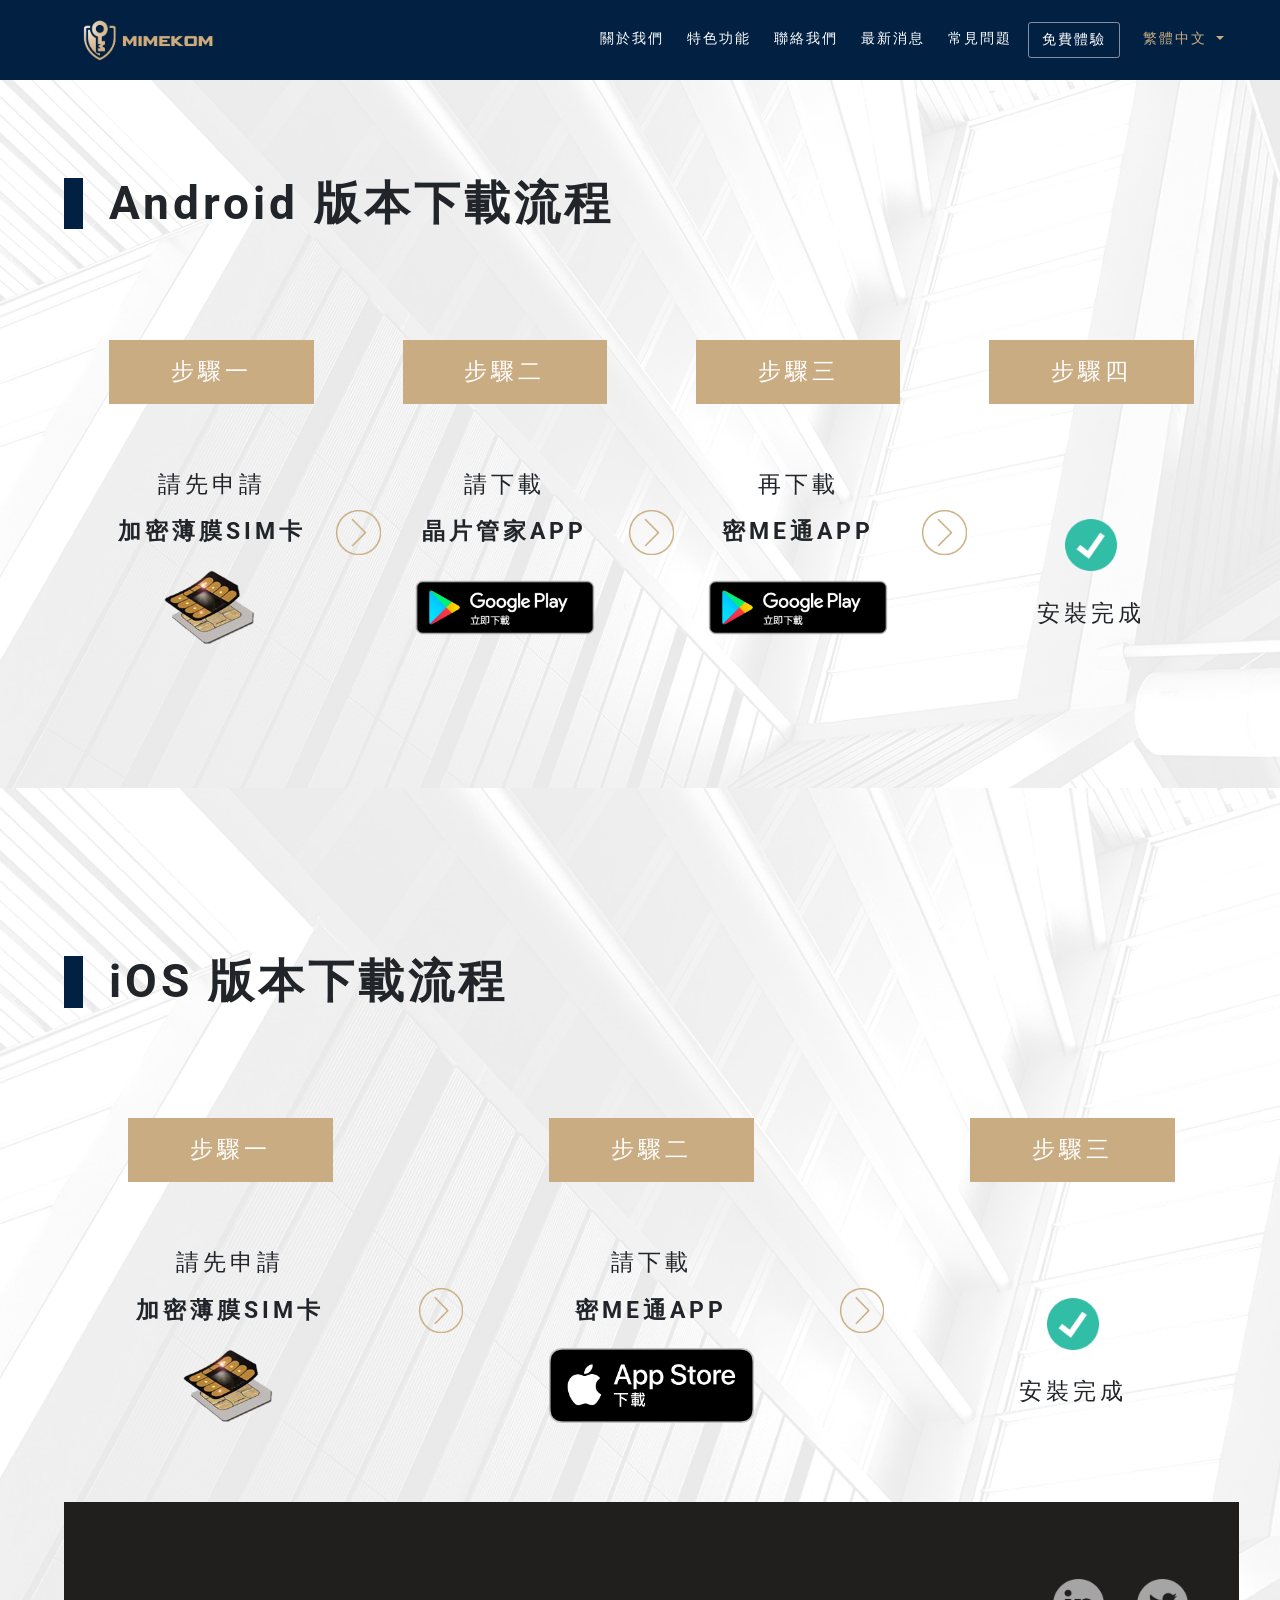
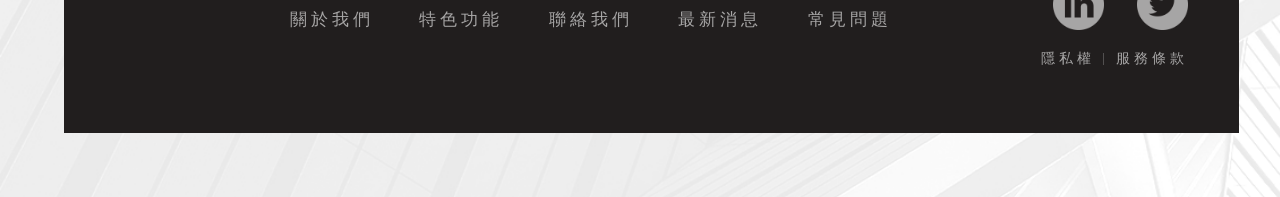
<file: android-dl.html>
<!DOCTYPE html>
<html>

<head>
	<title>密ME通 - APP下載</title>
	<meta name="description" content="密ME通是一款專門針對企業需求而開發的硬體加密通訊軟體，僅須持有一張FIPS 140-2 Level
	3的加密薄膜SIM卡，並下載安裝密ME通軟體，即可擁有高安全強度的加密訊息、加密通話、加密視訊、防止截圖、防止錄音、密文保護、並能一鍵匯入企業群組通訊錄等功能，讓您體驗隨時隨地安心溝通，杜絕機密洩漏。">
	<meta charset="UTF-8">
	<meta content="width=device-width, initial-scale=1" name="viewport" />
	<!-- Global site tag (gtag.js) - Google Analytics -->
	<script async src="https://www.googletagmanager.com/gtag/js?id=UA-180817405-1"></script>
	<script>
		window.dataLayer = window.dataLayer || [];
		function gtag() { dataLayer.push(arguments); }
		gtag('js', new Date());

		gtag('config', 'UA-180817405-1');
	</script>
	<link rel="stylesheet" type="text/css"
		href="https://stackpath.bootstrapcdn.com/bootstrap/4.5.0/css/bootstrap.min.css">
	<link rel="stylesheet" href="css/hamburgers.css">
	<link rel="stylesheet" href="css/scrolling-nav.css">
	<link rel="stylesheet" href="css/general.css">
	<link rel="stylesheet" type="text/css" href="css/download/android-dl.css">
	<link rel="stylesheet" type="text/css" href="css/font_rwd.css">
	<link rel="stylesheet" type="text/css" href="css/general_rwd.css">
	<link rel="stylesheet" type="text/css" href="css/download/android-dl_rwd.css">
</head>

<body>
	<!-- navbar -->
	<nav id="mainNav" class="navbar navbar-expand-md fixed-top navtop">
		<div class="container">
			<a class="navbar-brand js-scroll-trigger" href="index.html"><img class="nav-logo" src="img/logo.png"></a>
			<button class="navbar-toggler hamburger hamburger--collapse" type="button" data-toggle="collapse"
				data-target="#navbarResponsive" aria-controls="navbarResponsive" aria-expanded="false"
				aria-label="Toggle navigation" id="hamburger_icon">
				<span class="hamburger-box navbar-toggler-icon">
					<span class="hamburger-inner"></span>
				</span>
			</button>
			<div class="collapse navbar-collapse" id="navbarResponsive">
				<ul class="navbar-nav ml-auto trans" id="nav-dropdown">
					<li class="nav-item">
						<a class="nav-link md-text" href="index.html#Information">關於我們</a>
					</li>
					<li class="nav-item">
						<a class="nav-link md-text" href="index.html#Feature">特色功能</a>
					</li>
					<li class="nav-item">
						<a class="nav-link md-text" href="index.html#Contact-us">聯絡我們</a>
					</li>
					<li class="nav-item">
						<a class="nav-link  md-text" href="news.html">最新消息</a>
					</li>

					<li class="nav-item">
						<a class="nav-link md-text" href="faq.html">常見問題</a>
					</li>
					<li class="nav-item">
						<a class="nav-link nav-link-btn md-text" href="free.html">免費體驗</a>
					</li>
					<li class="nav-item dropdown">
						<a class="nav-link dropdown-toggle nav-btn-custom md-text" id="dropdownMenuButton"
							data-toggle="dropdown" aria-haspopup="true" aria-expanded="false">繁體中文
						</a>
						<div class="dropdown-menu" aria-labelledby="dropdownMenuButton">
							<a class="dropdown-item md-text" href="#" style="color: #c9ac82;">繁體中文</a>
							<!-- <a class="dropdown-item md-text" href="#">日本語</a> -->
							<a class="dropdown-item md-text" href="EN/android-dl.html">English</a>
						</div>
					</li>
				</ul>
			</div>
		</div>
	</nav>
	<!-- Information -->
	<div id="Content" class="android">
		<div class="title">
			<div class="line"></div>
			<p class="lg-title">Android 版本下載流程</p>
			<div class="title-line"></div>
		</div>
		<div class="steps">
			<div class="block">
				<div class="step-indicator">
					<p class="sm-title">步驟一</p>
				</div>
				<div class="texts">
					<p class="sm-title">請先申請</p>
					<p class="sm-title" style="font-weight: bold;">加密薄膜SIM卡</p>
					<a class="dl-link sim-img" href=""></a>
				</div>
			</div>
			<div class="next-block"></div>
			<div class="block block-dark">
				<div class="step-indicator">
					<p class="sm-title">步驟二</p>
				</div>
				<div class="texts">
					<p class="sm-title">請下載</p>
					<p class="sm-title" style="font-weight: bold;">晶片管家APP</p>
					<a class="dl-link android-dl" target="_blank" href="https://play.google.com/store/apps/details?id=com.taisys.mmkchip"></a>
				</div>
			</div>
			<div class="next-block"></div>
			<div class="block">
				<div class="step-indicator">
					<p class="sm-title">步驟三</p>
				</div>
				<div class="texts">
					<p class="sm-title">再下載</p>
					<p class="sm-title" style="font-weight: bold;">密ME通APP</p>
					<a class="dl-link android-dl" target="_blank" href="https://play.google.com/store/apps/details?id=com.taisys.mimekom"></a>
				</div>
			</div>
			<div class="next-block"></div>
			<div class="block block-dark">
				<div class="step-indicator">
					<p class="sm-title">步驟四</p>
				</div>
				<div class="texts">
					<div class="green-icon"></div>
					<p class="sm-title">安裝完成</p>
				</div>
			</div>
		</div>
	</div>
	<div id="Content">
		<div id="iosContent" class="ios offset">
		<div class="title">
			<div class="line"></div>
			<p class="lg-title">iOS 版本下載流程</p>
			<div class="title-line"></div>
		</div>
		<div class="steps">
			<div class="block">
				<div class="step-indicator">
					<p class="sm-title">步驟一</p>
				</div>
				<div class="texts">
					<p class="sm-title">請先申請</p>
					<p class="sm-title" style="font-weight: bold;">加密薄膜SIM卡</p>
					<a class="dl-link sim-img" href="#"></a>
				</div>
			</div>
			<div class="next-block"></div>
			<div class="block block-dark">
				<div class="step-indicator">
					<p class="sm-title">步驟二</p>
				</div>
				<div class="texts">
					<p class="sm-title">請下載</p>
					<p class="sm-title" style="font-weight: bold;">密ME通APP</p>
					<a class="dl-link ios-dl" target="_blank" href="https://apps.apple.com/app/id1546692644#?platform=iphone"></a>
				</div>
			</div>
			<div class="next-block"></div>
			<div class="block">
				<div class="step-indicator">
					<p class="sm-title">步驟三</p>
				</div>
				<div class="texts">
					<div class="green-icon"></div>
					<p class="sm-title">安裝完成</p>
				</div>
			</div>
		</div>
	</div>
	<!-- footer -->
	<div id="Footer">
		<div class="contact-btns">
			<a class="lg-text footer_icon footer-btn js-scroll-trigger" href="index.html#Information">關於我們</a>
			<a class="lg-text footer-btn js-scroll-trigger" href="index.html#Feature">特色功能</a>
			<a class="lg-text footer-btn js-scroll-trigger" href="index.html#Contact-us">聯絡我們</a>
			<a class="lg-text footer-btn" href="news.html">最新消息</a>
			<a class="lg-text footer-btn" href="faq.html">常見問題</a>
		</div>
		<div class="right-stuff">
			<a class="icon1" href='https://www.linkedin.com/in/mimekom-taisys-8018a61b9/'></a>
			<a class="icon2" href='https://twitter.com/MIMEKOM'></a>
			<p class="md-text">
				<a data-toggle="modal" data-target="#Privacy">隱私權</a>
				|
				<a data-toggle="modal" data-target="#Service">服務條款</a><br>
				<!-- © 2020 Taisys technologies CO.， Ltd -->
			</p>
			<p class="sm-title mobile">
				<a data-toggle="modal" data-target="#Privacy">隱私權</a>
				|
				<a data-toggle="modal" data-target="#Service">服務條款</a><br>
				<!-- © 2020 Taisys technologies CO.， Ltd -->
			</p>
		</div>
	</div>
	<!-- Modal -->
	<div class="modal fade" id="Privacy" tabindex="-1" role="dialog" aria-labelledby="exampleModalLongTitle"
		aria-hidden="true">
		<div class="modal-dialog" role="document">
			<div class="modal-content">
				<div class="modal-header">
					<h5 class="modal-title md-title" id="exampleModalLongTitle" style="text-align: center;">
						隱私權政策及個人資料保護聲明</h5>
					<button type="button" class="close" data-dismiss="modal" aria-label="Close">
						<span aria-hidden="true">
							&times;
						</span>
					</button>
				</div>
				<div class="modal-body lg-text">
					<br>
					<h3 style="text-align: center;">密ME通</h3><br>
					本公司十分重視您的隱私權且遵循「個人資料保護法」之規定，請詳閱下列內容：<br>
					<br>
					1. 適用範圍<br>
					本隱私權及個人資料保護聲明（下稱「本聲明」）適用於本公司為提供密ME通（MIMEKOM）軟體及服務（下稱「本軟體」及「本服務」）所蒐集到可識別身份的資料；也包括本公司處理在商業合作夥伴上，分享用戶的任何身分識別資料。本聲明不適用於本公司以外的公司，也不適用於非本公司所雇用或管理的人員。<br>
					<br>
					2. 個資安全保護<br>
					2.1
					本公司會將每位用戶的個人資料妥善保存於資料儲存系統當中，採取嚴密的防護措施防止未取得授權人員之接觸。為此，本公司可能將用戶之個人資料提供給商業合作夥伴或關係企業。因此業務需要而有必要委託第三者提供服務時，本公司亦會嚴格要求其遵守保密義務，並且採取必要檢查程式以確定其將確實遵守。<br>
					2.2
					用戶應瞭解並同意，本公司依據法律要求，或基於以下目的之合理必要範圍內，認定必須將用戶的帳號資訊或所用設備相關訊息加以保存或揭露予政府機關、司法機關或未成年人之家長或監護人時，得加以保存及揭露：<br>
					2.2.1 遵守法令或政府機關之要求；<br>
					2.2.2 為提供本軟體及本服務所必須者；<br>
					2.2.3 為防止他人權益之重大危害而有必要者；或<br>
					2.2.4 為免除用戶及公眾之生命、身體、自由、權利、財產上之急迫危險者。<br>
					<br>
					3. 用戶個人資料之蒐集目的及類別<br>
					3.1 如下載、安裝、使用本軟體、取得帳號與登錄成為本軟體及本服務之用戶，則本公司將會請用戶提供之個人資料，包括但不限於：姓名、行動電話門號、行動電話SIM卡號碼、電子郵件地址等。<br>
					3.2 本軟體及本服務使用過程中可能需要收集、處理用戶所用設備之資料如下：<br>
					3.2.1 設備之基本資訊：<br>
					包括設備ID、MAC位址、品牌、APP安裝檔名、APP版本號碼、設備解析度、系統版本號碼和藍芽連接資訊。<br>
					3.2.2 網路資訊：<br>
					包括網路連接狀態、連網模式、晶片管家網路使用權限。<br>
					3.2.3 個人資訊：包括帳號資訊、連絡人資訊等。<br>
					3.2.4 應用程式資訊：包括服務是否啟動等。<br>
					3.3 本軟體使用過程中需要連網和取得或使用以下設備權限或功能：儲存、照相機、連絡人、藍芽、麥克風。<br>
					<br>
					4. 個人資料利用之期間、地區、對象及方式<br>
					4.1 期間：<br>
					4.1.1 依據上開蒐集目的之存續期間。<br>
					4.1.2 依相關法令規定或契約約定之保存年限。<br>
					4.2 地區：<br>
					本公司所在地、本公司之關係企業及與本公司有業務往來之商業合作夥伴所在地。<br>
					4.3 使用對象：<br>
					本公司、本公司之關係企業及與本公司有業務往來之商業合作夥伴。<br>
					4.4 方式：<br>
					以自動化機器或其他非自動化之利用方式（例如言詞、書面、電話、簡訊、電子郵件、傳真、電子文件、新聞雜誌、政府公報或網站公告等紙本或非紙本及其他合於當時科技之適當方式）利用之。<br>
					<br>
					5. 個資之蒐集、處理、利用及告知事項<br>
					5.1
					用戶瞭解並同意本公司在符合提供本軟體及本服務之使用目的下蒐集其個人資料。本公司承諾依個人資料保護法規定蒐集、處理、利用及保存每位用戶之個人資料，且承諾於符合提供本軟體及本服務之使用目的下使用上述個人資料。<br>
					5.2 用戶針對本公司所保有之用戶個人資料，得行使下列權利：<br>
					5.2.1 得向本公司查詢、請求閱覽或請求製給複製本。<br>
					5.2.2 得向本公司請求補充或更正，惟依法用戶應為適當之釋明。<br>
					5.2.3 得向本公司請求停止蒐集、處理或利用及請求刪除，惟依法本公司因執行業務所必須者，得不依用戶請求為之。<br>
					<br>
					6. 用戶不提供個人資料所致權益之影響<br>
					本公司係基於上述目的而須蒐集、處理或利用用戶之個人資料，如用戶不同意本公司蒐集、處理及利用用戶之個人資料，或是用戶之個人資料提供不完整，則本公司將無法提供用戶最完善服務，尚請見諒。<br>
					<br>
					7. 連結網頁之使用<br>
					本軟體提供與其他網站的連結，用戶可經由該連結，點選進入其他網站；但此方式並不保證您於該連結網站中的隱私權。<br>
					<br>
					8. 本聲明之修正<br>
					本聲明將因應需求隨時進行修正，以落實保障用戶隱私權及個人資料之立意。修正後之本聲明將同步刊登於官方網頁與最新版之本軟體內。<br>
					<br><br><br><br><br>
					<hr /><br>
					<h3 style="text-align: center;">晶片管家</h3><br>
					本公司十分重視您的隱私權且遵循「個人資料保護法」之規定，請詳閱下列內容：<br>
					<br>
					1. 適用範圍<br>
					本隱私權及個人資料保護聲明（下稱「本聲明」）適用於本公司為提供晶片管家軟體及服務（下稱「本軟體」及「本服務」）所蒐集到可識別身份的資料；也包括本公司處理在商業合作夥伴上，分享用戶的任何身分識別資料。本聲明不適用於本公司以外的公司，也不適用於非本公司所雇用或管理的人員。<br>
					<br>
					2. 個資安全保護<br>
					2.1
					本公司會將每位用戶的個人資料妥善保存於資料儲存系統當中，採取嚴密的防護措施防止未取得授權人員之接觸。為此，本公司可能將用戶之個人資料提供給商業合作夥伴或關係企業。因此業務需要而有必要委託第三者提供服務時，本公司亦會嚴格要求其遵守保密義務，並且採取必要檢查程式以確定其將確實遵守。<br>
					2.2
					用戶應瞭解並同意，本公司依據法律要求，或基於以下目的之合理必要範圍內，認定必須將用戶的帳號資訊或所用設備相關訊息加以保存或揭露予政府機關、司法機關或未成年人之家長或監護人時，得加以保存及揭露：<br>
					2.2.1 遵守法令或政府機關之要求；<br>
					2.2.2 為提供本軟體及本服務所必須者；<br>
					2.2.3 為防止他人權益之重大危害而有必要者；或<br>
					2.2.4 為免除用戶及公眾之生命、身體、自由、權利、財產上之急迫危險者。<br>
					<br>
					3. 用戶個人資料之蒐集目的及類別<br>
					3.1 如下載、安裝、使用本軟體、取得帳號與登錄成為本軟體及本服務之用戶，則本公司將會請用戶提供之個人資料，包括但不限於：姓名、行動電話門號、行動電話SIM卡號碼、電子郵件地址等。<br>
					3.2 本軟體及本服務使用過程中可能需要收集、處理用戶所用設備之資料如下：<br>
					3.2.1 設備之基本資訊：<br>
					包括設備ID、MAC位址、品牌、APP安裝檔名、APP版本號碼、設備解析度、系統版本號碼和藍芽連接資訊。<br>
					3.2.2 網路資訊：<br>
					包括網路連接狀態、連網模式、晶片管家網路使用權限。<br>
					3.2.3 個人資訊：包括帳號資訊、連絡人資訊等。<br>
					3.2.4 應用程式資訊：包括服務是否啟動等。<br>
					3.3 本軟體使用過程中需要連網和取得或使用以下設備權限或功能：儲存、照相機、連絡人、藍芽、麥克風。<br>
					<br>
					4. 個人資料利用之期間、地區、對象及方式<br>
					4.1 期間：<br>
					4.1.1 依據上開蒐集目的之存續期間。<br>
					4.1.2 依相關法令規定或契約約定之保存年限。<br>
					4.2 地區：<br>
					本公司所在地、本公司之關係企業及與本公司有業務往來之商業合作夥伴所在地。<br>
					4.3 使用對象：<br>
					本公司、本公司之關係企業及與本公司有業務往來之商業合作夥伴。<br>
					4.4 方式：<br>
					以自動化機器或其他非自動化之利用方式（例如言詞、書面、電話、簡訊、電子郵件、傳真、電子文件、新聞雜誌、政府公報或網站公告等紙本或非紙本及其他合於當時科技之適當方式）利用之。<br>
					<br>
					5. 個資之蒐集、處理、利用及告知事項<br>
					5.1
					用戶瞭解並同意本公司在符合提供本軟體及本服務之使用目的下蒐集其個人資料。本公司承諾依個人資料保護法規定蒐集、處理、利用及保存每位用戶之個人資料，且承諾於符合提供本軟體及本服務之使用目的下使用上述個人資料。<br>
					5.2 用戶針對本公司所保有之用戶個人資料，得行使下列權利：<br>
					5.2.1 得向本公司查詢、請求閱覽或請求製給複製本。<br>
					5.2.2 得向本公司請求補充或更正，惟依法用戶應為適當之釋明。<br>
					5.2.3 得向本公司請求停止蒐集、處理或利用及請求刪除，惟依法本公司因執行業務所必須者，得不依用戶請求為之。<br>
					<br>
					6. 用戶不提供個人資料所致權益之影響<br>
					本公司係基於上述目的而須蒐集、處理或利用用戶之個人資料，如用戶不同意本公司蒐集、處理及利用用戶之個人資料，或是用戶之個人資料提供不完整，則本公司將無法提供用戶最完善服務，尚請見諒。<br>
					<br>
					7. 連結網頁之使用<br>
					本軟體提供與其他網站的連結，用戶可經由該連結，點選進入其他網站；但此方式並不保證您於該連結網站中的隱私權。<br>
					<br>
					8. 本聲明之修正<br>
					本聲明將因應需求隨時進行修正，以落實保障用戶隱私權及個人資料之立意。修正後之本聲明將同步刊登於官方網頁與最新版之本軟體內。<br>

				</div>
				<div class="modal-footer">
					<button type="button" class="btn btn-secondary" data-dismiss="modal">Close</button>
				</div>
			</div>
		</div>
	</div>
	<div class="modal fade" id="Service" tabindex="-1" role="dialog" aria-labelledby="exampleModalLongTitle"
		aria-hidden="true">
		<div class="modal-dialog" role="document">
			<div class="modal-content">
				<div class="modal-header">
					<h5 class="modal-title md-title" id="exampleModalLongTitle" style="text-align: center;">服務條款</h5>
					<button type="button" class="close" data-dismiss="modal" aria-label="Close">
						<span aria-hidden="true">
							&times;
						</span>
					</button>
				</div>
				<div class="modal-body lg-text">
					<br>
					<h3 style="text-align: center;">密ME通</h3><br>
					本公司依照以下條款之約定(下稱「本條款」)，提供用戶使用密ME通（MIMEKOM）軟體及服務(下稱「本軟體」及「本服務」)。請用戶務必詳細閱讀本條款相關內容以保障權益。
					<br>
					1. 對本條款之同意<br>
					1.1 本軟體及本服務如一經用戶實際使用，則將視為已確實閱讀、瞭解並不可撤銷地同意遵守本條款。<br>
					1.2 若用戶未滿二十歲，則除用戶本人須遵守本條款外，其家長（或監護人）應同時閱讀、瞭解並同意遵守本條款之所有內容，用戶方得使用或繼續使用本軟體及本服務。<br>
					<br>
					2. 服務內容<br>
					2.1
					本公司給予用戶一項不可轉讓及非排他性的許可，以使用本軟體及本服務。用戶可以為非商業目的在單一台終端設備上安裝、使用本軟體。用戶可以為使用本軟體及服務的目的複製本軟體的一個副本，僅用作備份。備份副本必須包含原軟體中含有的所有著作權資訊。<br>
					2.2 本條款所未明示授權的其他一切權利仍由本公司保留，用戶在行使這些權利時，須另外取得本公司的書面許可。本公司如果未行使前述任何權利，並不構成對該權利的放棄。<br>
					2.3 用戶除需自行配備使用本軟體及本服務服務所需之終端設備並負擔所需費用（包括但不限於預載本軟體之行動傳輸費用）外，此亦表示用戶已同意並應遵守該設備之使用條款或相關說明。<br>
					2.4
					本公司已為不同的終端、系統等開發不同的軟體版本，用戶可依實際情況選擇合適的版本進行安裝。安裝程式後，用戶需要按照該程式提示的步驟正確安裝。本公司保留在任何時候為用戶提供本軟體的修改、升級版本的權利，以及為修改或升級服務收取費用的權利。軟體新版本發布後，本公司不保證舊版本軟體的繼續可用。<br>
					2.5
					本公司擁有未經事先通知用戶而修改本軟體功能、中斷或中止軟體使用的權利。本公司行使修改或中斷軟體使用的權利所造成之任何損失，除本公司對之有故意或重大過失外，用戶同意本公司不需對用戶或任何商業合作夥伴負責。<br>
					<br>
					3. 帳號<br>
					3.1
					用戶應妥善保管其於本軟體及本服務之帳號和密碼，並就其帳號及密碼項下的一切活動負全部責任。如因用戶自身原因導致被他人獲悉自己的之帳號資料（包括但不限於密ME通帳號、密碼、安全晶片PIN碼、其他相關個人資料），則應由用戶自行承擔因此所致的損害。<br>
					3.2 本軟體及本服務之用戶得隨時自行停止使用本軟體及本服務。於用戶自行停止使用本軟體及服務後，本公司將依本條款第3.4條之規定處理其帳號。<br>
					3.3
					如用戶違反本條款時，本公司應通知該用戶以使其改善，如該用戶無視通知而仍未改善或仍繼續違反本條款時，本公司得不通知該用戶而立即刪除其帳號，並終止提供本軟體及本服務。但如有事實足認用戶違反本條款第6.2條或第6.3條時，本公司得不通知該用戶而立即刪除其帳號，並終止提供本軟體及本服務。<br>
					3.4 就自最後一次連線起已超過一年以上未使用之帳號，本公司依本條款得刪除該帳號，但應於刪除之15日前通知該帳號之用戶，如於此期間用戶有使用該帳號者，則不應予刪除。<br>
					<br>
					4. 權利歸屬<br>
					本公司就本軟體及本服務所提供之所有著作及資料，其著作權、專利權、商標、營業秘密、其他智慧財產權、所有權及其他權利，均為本公司或其合法權利人所有，除事先經本公司或合法權利人之合法授權外，用戶不得擅自重制、公開傳輸、改作、編輯、散布或以其他任何形式，基於任何目的加以使用，否則應負擔相關之法律責任。基此，用戶不得對本軟體進行反向工程、反向編譯或反向彙編或以其他方式試圖發現本軟體的原始程式碼和演算法，亦不得修改本軟體、禁用本軟體的任何功能或創作基於本軟體的衍生作品，否則應負擔相關之法律責任。<br>
					<br>
					5. 隱私權及個人資料<br>
					5.1 針對用戶所提供之個人資料，包括姓名、電話號碼、電子郵寄地址及其他依法受保護之個人資料，非經用戶之同意或依法令之規定，本公司絕不對外揭露。<br>
					5.2
					本軟體使用過程中可能需要收集、處理用戶所用設備的如下資料：設備的基本資訊，包括設備ID、MAC位址、品牌、APP安裝檔名、APP版本號碼、設備解析度、系統版本號碼和藍芽連接資訊；網路資訊，包括網路連接狀態、連網模式、晶片管家網路使用權限；個人資訊，包括帳號資訊、連絡人資訊等；應用程式資訊，包括服務是否啟動等。<br>
					5.3 本軟體使用過程中需要連上網路和取得使用以下設備或其功能之許可：儲存、照相機、連絡人、藍芽、麥克風。<br>
					5.4
					本公司非常重視對用戶個人資料及隱私權的保護，本公司僅將上述相關個人資料用於改進產品或向用戶提供自訂服務或技術支援，而不會以任何其他可識別用戶個人身份的形式揭露該等個人資料。<br>
					5.5
					對於用戶所登錄或留存之個人資料，用戶同意本公司、與本公司合作之商業夥伴，得於合理之範圍內蒐集、處理及利用該等個人資料，以作為資料統計分析、網路行為之調查研究或為其他任何合法之使用。<br>
					5.6 有關本軟體及本服務使用者資料使用與保護之細部約定，用戶同意依照本公司所載之隱私權及個人資料保護聲明<br>
					<br>
					6. 用戶責任與義務<br>
					6.1
					用戶使用本軟體及本服務除應遵守相關國家或地區的法令、一切相關規定與慣例及本條款規範外，若用戶行為涉及不法時，應自負相關法律責任，本公司並將主動報請或配合司法機關或相關主管機關調查處理。如因用戶違背本條款或相關法令，或有侵害他人權利之不法或不當行為，致本公司或關係企業、受雇人、受託人、代理人及其他相關履行輔助人受有損害或支出費用（包括但不限於因進行民事、刑事及行政訴訟所支出之訴訟費用及律師費）時，用戶應負擔損害賠償責任。<br>
					6.2 除非法律允許或本公司書面許可，用戶不得從事下列行為：<br>
					6.2.1 刪除本軟體及其副本上關於著作權的資訊；<br>
					6.2.2 對本軟體進行反向工程、反向彙編、反向編譯，或者以其他方式試圖發現本軟體的原始程式碼；<br>
					6.2.3 對本公司及合法權利人擁有智慧財產權的內容進行出租、出借、複製、修改、連結、轉載、改作、發表、出版、建立鏡像網站等；<br>
					6.2.4
					對本軟體或者本軟體運行過程中釋放到任何終端記憶體中的資料、軟體運行過程中用戶端與伺服器端的交互資料，以及本軟體運行所必需的系統資料，進行複製、修改、增加、刪除、掛載執行或創作任何衍生作品，形式包括但不限於使用外掛程式、外掛或非經本公司授權的商業合作夥伴工具或服務接入本軟體和相關系統；<br>
					6.2.5 通過修改或偽造本軟體運行中的指令、資料，增加、刪減、變動本軟體的功能或執行效果，或者將用於上述用途的軟體、方法進行營利或公開傳輸，無論此等行為是否為商業目的；<br>
					6.2.6 通過非本公司開發、授權的商業合作夥伴軟體、外掛程式、外掛、系統，登錄或使用本軟體及本服務，或製作、散布、傳輸上述工具；<br>
					6.2.7 其他未經本公司明示授權的行為。<br>
					6.3
					用戶理解並同意，用戶不得利用其帳號或本軟體及本服務製作、複製、散布、傳輸如下干擾密ME通(MIMEKOM)正常營運，以及侵犯其他用戶或商業合作夥伴合法權益的內容，包括但不限於：<br>
					6.3.1 散布、播送、傳輸、儲存違反當地國家法律法規禁止的內容；<br>
					6.3.2 散布、播送、傳輸、儲存侵害他人名譽權、肖像權、智慧財產權、商業秘密等合法權利的內容；<br>
					6.3.3 散布、播送、傳輸、儲存侵害他人隱私或個人資料的內容；<br>
					6.3.4 發表、播送、傳輸騷擾、廣告資訊、垃圾資訊或任何含有性或性暗示的內容；<br>
					6.3.5 其他違反法律法規、政策及善良風俗或干擾本軟體及本服務正常營運和侵犯其他使用者或商業合作夥伴合法權益的內容。<br>
					6.4
					用戶理解並同意，本軟體同大多數電腦軟體及手機應用程式一般，可能會受多種因素影響，包括但不限於用戶自身的原因、網路服務品質、社會環境等；也可能會產生各種安全問題，包括但不限於他人非法利用用戶資料，進行現實中的騷擾；用戶下載安裝的其他軟體或存取的其他網站中可能含有病毒、木馬程式或其他惡意程式，威脅用戶的終端設備資訊和資料安全，繼而影響本軟體的正常使用等。因此，用戶應加強資訊安全及個人資料的保護意識，注意密碼保護，以免遭受損失。<br>
					<br>
					7. 安全維護責任<br>
					7.1
					當用戶通知本公司其帳號遭第三人入侵（如帳號遭他人竊取）時，本公司應於確認該入侵行為後，對該帳號進行停權或刪除以保護該被入侵之帳號。就帳號遭竊取之用戶，本公司應提供該用戶關於如何創設新的帳號或回復帳號（僅限於技術可行之範圍）之資訊。<br>
					7.2
					本公司將盡力維護本軟體及本服務符合當時科技水準可合理期待之安全性，以防止不法入侵、取得、竄改、毀損用戶使用本軟體及本服務之相關紀錄或個人資料，並於系統遭不法入侵或破壞時，採取合理措施以儘速予以回復。<br>
					<br>
					8. 免責聲明<br>
					8.1
					用戶特此確認，用戶知悉本軟體所有功能及本公司為實現本軟體各項功能所進行的必要操作，用戶係依自身需求自行選擇使用本軟體及本服務，因使用本軟體及本服務所存在的風險和一切後果，應由用戶自行承擔。本公司將盡力維護用戶使用本軟體的合法權益及服務的及時性、安全性、真實性、穩定性，但本公司不保證本軟體及本服務一定滿足用戶的需求，亦不保證本軟體及本服務不具有事實瑕疵或法律瑕疵。對於用戶使用本軟體出現的資訊刪除或儲存失敗，本公司亦不承擔任何責任。<br>
					8.2
					本公司對本軟體及本服務所涉及的境內外基礎電信業者的電信通訊網路的故障、技術缺陷、覆蓋範圍限制、不可抗力、電腦病毒、駭客攻擊、客戶所在位置、客戶關機或其他非本公司技術能力範圍內的事由等造成的服務中斷、內容丟失、亂碼、錯誤接收、無法接收、遲延接收等，除非本公司對之具有故意或重大過失，否則本公司不承擔任何責任。<br>
					8.3 用戶如無法使用本軟體及本服務時，其所致生之任何直接、間接、衍生、或特別損害等，除非本公司對之具有故意或重大過失，否則本公司均不負任何賠償責任。<br>
					8.4
					本軟體提供用戶可下載商業合作夥伴的應用程式（下稱「商業合作夥伴程式」），用戶可以選擇是否下載及使用該等商業合作夥伴程式。如用戶選擇使用此等商業合作夥伴程式，則應遵循相應商業合作夥伴授權合約的規定。<br>
					8.5
					用戶承認並且同意，本公司對此類商業合作夥伴程式的可用性不負任何責任，並對其內容、廣告、產品、服務或對其適用的其它資料不負任何責任。用戶應明確承認並同意獨立承擔適用此類商業合作夥伴程式的風險，以及其帶來的品質、性能、準確性等方面的風險。用戶同意，對於使用或者信賴此類商業合作夥伴程式之內容、產品或服務而導致、涉嫌導致或有關的損壞或損失，包括但不僅限於移動設備的損壞或資料丟失，除非本公司對之具有故意或重大過失，否則本公司不負任何直接或間接責任。用戶提供給此類商業合作夥伴程式提供者的任何資訊和個人資料，應遵守該商業合作夥伴程式提供者的個人資料及隱私保護措施。本公司特此聲明，除非本公司對之具故意或重大過失，否則本公司不對商業合作夥伴程式提供者所為的任何資料揭露或者任何其它行為負責。對有關用戶的個人資訊是否遭任何商業合作夥伴程式提供者利用以及此類商業合作夥伴程式提供者對此等個人資訊的可能用途，本公司明確聲明，除非本公司對之具有故意或重大過失，否則本公司不承擔任何責任。<br>
					<br>
					9. 條款之修正及個別條款之效力<br>
					9.1
					本公司保留得隨時新增、修改或刪除本條款、本軟體及本服務之全部或一部份之權利，並隨時透過本軟體的最新版本中公布相關條款或本公司網站公布之，所修正內容自公布時起生效，而不另行個別通知。<br>
					9.2
					用戶、用戶之家長或監護人於第9.1條之公布後15日內未為反對之表示者，視為接受本條款、本軟體及本服務內容之變更。有為反對之表示者，則視為終止契約之通知，本公司將因此無法繼續向表示反對之用戶提供本軟體及本服務。<br>
					9.3 本條款所定之任何條款，其全部或一部無效時，不影響其他條款之效力。<br>
					<br>
					10. 準據法及管轄法院<br>
					本條款之準據法為中華民國法律。如本條款中存在或因用戶對本軟體及本服務的使用而產生任何形式的不能和解的爭議，則用戶和本公司一致同意由臺灣臺北地方法院作為第一審管轄法院。<br>
					<br><br><br><br><br>
					<hr /><br>
					<h3 style="text-align: center;">晶片管家</h3><br>
					本公司依照以下條款之約定(下稱「本條款」)，提供用戶使用晶片管家軟體及服務(下稱「本軟體」及「本服務」)。請用戶務必詳細閱讀本條款相關內容以保障權益。
					<br>
					1. 對本條款之同意<br>
					1.1 本軟體及本服務如一經用戶實際使用，則將視為已確實閱讀、瞭解並不可撤銷地同意遵守本條款。<br>
					1.2 若用戶未滿二十歲，則除用戶本人須遵守本條款外，其家長（或監護人）應同時閱讀、瞭解並同意遵守本條款之所有內容，用戶方得使用或繼續使用本軟體及本服務。<br>
					<br>
					2. 服務內容<br>
					2.1
					本公司給予用戶一項不可轉讓及非排他性的許可，以使用本軟體及本服務。用戶可以為非商業目的在單一台終端設備上安裝、使用本軟體。用戶可以為使用本軟體及服務的目的複製本軟體的一個副本，僅用作備份。備份副本必須包含原軟體中含有的所有著作權資訊。<br>
					2.2 本條款所未明示授權的其他一切權利仍由本公司保留，用戶在行使這些權利時，須另外取得本公司的書面許可。本公司如果未行使前述任何權利，並不構成對該權利的放棄。<br>
					2.3 用戶除需自行配備使用本軟體及本服務服務所需之終端設備並負擔所需費用（包括但不限於預載本軟體之行動傳輸費用）外，此亦表示用戶已同意並應遵守該設備之使用條款或相關說明。<br>
					2.4
					本公司已為不同的終端、系統等開發不同的軟體版本，用戶可依實際情況選擇合適的版本進行安裝。安裝程式後，用戶需要按照該程式提示的步驟正確安裝。本公司保留在任何時候為用戶提供本軟體的修改、升級版本的權利，以及為修改或升級服務收取費用的權利。軟體新版本發布後，本公司不保證舊版本軟體的繼續可用。<br>
					2.5
					本公司擁有未經事先通知用戶而修改本軟體功能、中斷或中止軟體使用的權利。本公司行使修改或中斷軟體使用的權利所造成之任何損失，除本公司對之有故意或重大過失外，用戶同意本公司不需對用戶或任何商業合作夥伴負責。<br>
					<br>
					3. 帳號<br>
					3.1
					用戶應妥善保管其於本軟體及本服務之帳號和密碼，並就其帳號及密碼項下的一切活動負全部責任。如因用戶自身原因導致被他人獲悉自己的之帳號資料（包括但不限於密ME通帳號、密碼、安全晶片PIN碼、其他相關個人資料），則應由用戶自行承擔因此所致的損害。<br>
					3.2 本軟體及本服務之用戶得隨時自行停止使用本軟體及本服務。於用戶自行停止使用本軟體及服務後，本公司將依本條款第3.4條之規定處理其帳號。<br>
					3.3
					如用戶違反本條款時，本公司應通知該用戶以使其改善，如該用戶無視通知而仍未改善或仍繼續違反本條款時，本公司得不通知該用戶而立即刪除其帳號，並終止提供本軟體及本服務。但如有事實足認用戶違反本條款第6.2條或第6.3條時，本公司得不通知該用戶而立即刪除其帳號，並終止提供本軟體及本服務。<br>
					3.4 就自最後一次連線起已超過一年以上未使用之帳號，本公司依本條款得刪除該帳號，但應於刪除之15日前通知該帳號之用戶，如於此期間用戶有使用該帳號者，則不應予刪除。<br>
					<br>
					4. 權利歸屬<br>
					本公司就本軟體及本服務所提供之所有著作及資料，其著作權、專利權、商標、營業秘密、其他智慧財產權、所有權及其他權利，均為本公司或其合法權利人所有，除事先經本公司或合法權利人之合法授權外，用戶不得擅自重制、公開傳輸、改作、編輯、散布或以其他任何形式，基於任何目的加以使用，否則應負擔相關之法律責任。基此，用戶不得對本軟體進行反向工程、反向編譯或反向彙編或以其他方式試圖發現本軟體的原始程式碼和演算法，亦不得修改本軟體、禁用本軟體的任何功能或創作基於本軟體的衍生作品，否則應負擔相關之法律責任。<br>
					<br>
					5. 隱私權及個人資料<br>
					5.1 針對用戶所提供之個人資料，包括姓名、電話號碼、電子郵寄地址及其他依法受保護之個人資料，非經用戶之同意或依法令之規定，本公司絕不對外揭露。<br>
					5.2
					本軟體使用過程中可能需要收集、處理用戶所用設備的如下資料：設備的基本資訊，包括設備ID、MAC位址、品牌、APP安裝檔名、APP版本號碼、設備解析度、系統版本號碼和藍芽連接資訊；網路資訊，包括網路連接狀態、連網模式、晶片管家網路使用權限；個人資訊，包括帳號資訊、連絡人資訊等；應用程式資訊，包括服務是否啟動等。<br>
					5.3 本軟體使用過程中需要連上網路和取得使用以下設備或其功能之許可：儲存、照相機、連絡人、藍芽、麥克風。<br>
					5.4
					本公司非常重視對用戶個人資料及隱私權的保護，本公司僅將上述相關個人資料用於改進產品或向用戶提供自訂服務或技術支援，而不會以任何其他可識別用戶個人身份的形式揭露該等個人資料。<br>
					5.5
					對於用戶所登錄或留存之個人資料，用戶同意本公司、與本公司合作之商業夥伴，得於合理之範圍內蒐集、處理及利用該等個人資料，以作為資料統計分析、網路行為之調查研究或為其他任何合法之使用。<br>
					5.6 有關本軟體及本服務使用者資料使用與保護之細部約定，用戶同意依照本公司所載之隱私權及個人資料保護聲明<br>
					<br>
					6. 用戶責任與義務<br>
					6.1
					用戶使用本軟體及本服務除應遵守相關國家或地區的法令、一切相關規定與慣例及本條款規範外，若用戶行為涉及不法時，應自負相關法律責任，本公司並將主動報請或配合司法機關或相關主管機關調查處理。如因用戶違背本條款或相關法令，或有侵害他人權利之不法或不當行為，致本公司或關係企業、受雇人、受託人、代理人及其他相關履行輔助人受有損害或支出費用（包括但不限於因進行民事、刑事及行政訴訟所支出之訴訟費用及律師費）時，用戶應負擔損害賠償責任。<br>
					6.2 除非法律允許或本公司書面許可，用戶不得從事下列行為：<br>
					6.2.1 刪除本軟體及其副本上關於著作權的資訊；<br>
					6.2.2 對本軟體進行反向工程、反向彙編、反向編譯，或者以其他方式試圖發現本軟體的原始程式碼；<br>
					6.2.3 對本公司及合法權利人擁有智慧財產權的內容進行出租、出借、複製、修改、連結、轉載、改作、發表、出版、建立鏡像網站等；<br>
					6.2.4
					對本軟體或者本軟體運行過程中釋放到任何終端記憶體中的資料、軟體運行過程中用戶端與伺服器端的交互資料，以及本軟體運行所必需的系統資料，進行複製、修改、增加、刪除、掛載執行或創作任何衍生作品，形式包括但不限於使用外掛程式、外掛或非經本公司授權的商業合作夥伴工具或服務接入本軟體和相關系統；<br>
					6.2.5 通過修改或偽造本軟體運行中的指令、資料，增加、刪減、變動本軟體的功能或執行效果，或者將用於上述用途的軟體、方法進行營利或公開傳輸，無論此等行為是否為商業目的；<br>
					6.2.6 通過非本公司開發、授權的商業合作夥伴軟體、外掛程式、外掛、系統，登錄或使用本軟體及本服務，或製作、散布、傳輸上述工具；<br>
					6.2.7 其他未經本公司明示授權的行為。<br>
					6.3
					用戶理解並同意，用戶不得利用其帳號或本軟體及本服務製作、複製、散布、傳輸如下干擾密ME通(MIMEKOM)正常營運，以及侵犯其他用戶或商業合作夥伴合法權益的內容，包括但不限於：<br>
					6.3.1 散布、播送、傳輸、儲存違反當地國家法律法規禁止的內容；<br>
					6.3.2 散布、播送、傳輸、儲存侵害他人名譽權、肖像權、智慧財產權、商業秘密等合法權利的內容；<br>
					6.3.3 散布、播送、傳輸、儲存侵害他人隱私或個人資料的內容；<br>
					6.3.4 發表、播送、傳輸騷擾、廣告資訊、垃圾資訊或任何含有性或性暗示的內容；<br>
					6.3.5 其他違反法律法規、政策及善良風俗或干擾本軟體及本服務正常營運和侵犯其他使用者或商業合作夥伴合法權益的內容。<br>
					6.4
					用戶理解並同意，本軟體同大多數電腦軟體及手機應用程式一般，可能會受多種因素影響，包括但不限於用戶自身的原因、網路服務品質、社會環境等；也可能會產生各種安全問題，包括但不限於他人非法利用用戶資料，進行現實中的騷擾；用戶下載安裝的其他軟體或存取的其他網站中可能含有病毒、木馬程式或其他惡意程式，威脅用戶的終端設備資訊和資料安全，繼而影響本軟體的正常使用等。因此，用戶應加強資訊安全及個人資料的保護意識，注意密碼保護，以免遭受損失。<br>
					<br>
					7. 安全維護責任<br>
					7.1
					當用戶通知本公司其帳號遭第三人入侵（如帳號遭他人竊取）時，本公司應於確認該入侵行為後，對該帳號進行停權或刪除以保護該被入侵之帳號。就帳號遭竊取之用戶，本公司應提供該用戶關於如何創設新的帳號或回復帳號（僅限於技術可行之範圍）之資訊。<br>
					7.2
					本公司將盡力維護本軟體及本服務符合當時科技水準可合理期待之安全性，以防止不法入侵、取得、竄改、毀損用戶使用本軟體及本服務之相關紀錄或個人資料，並於系統遭不法入侵或破壞時，採取合理措施以儘速予以回復。<br>
					<br>
					8. 免責聲明<br>
					8.1
					用戶特此確認，用戶知悉本軟體所有功能及本公司為實現本軟體各項功能所進行的必要操作，用戶係依自身需求自行選擇使用本軟體及本服務，因使用本軟體及本服務所存在的風險和一切後果，應由用戶自行承擔。本公司將盡力維護用戶使用本軟體的合法權益及服務的及時性、安全性、真實性、穩定性，但本公司不保證本軟體及本服務一定滿足用戶的需求，亦不保證本軟體及本服務不具有事實瑕疵或法律瑕疵。對於用戶使用本軟體出現的資訊刪除或儲存失敗，本公司亦不承擔任何責任。<br>
					8.2
					本公司對本軟體及本服務所涉及的境內外基礎電信業者的電信通訊網路的故障、技術缺陷、覆蓋範圍限制、不可抗力、電腦病毒、駭客攻擊、客戶所在位置、客戶關機或其他非本公司技術能力範圍內的事由等造成的服務中斷、內容丟失、亂碼、錯誤接收、無法接收、遲延接收等，除非本公司對之具有故意或重大過失，否則本公司不承擔任何責任。<br>
					8.3 用戶如無法使用本軟體及本服務時，其所致生之任何直接、間接、衍生、或特別損害等，除非本公司對之具有故意或重大過失，否則本公司均不負任何賠償責任。<br>
					8.4
					本軟體提供用戶可下載商業合作夥伴的應用程式（下稱「商業合作夥伴程式」），用戶可以選擇是否下載及使用該等商業合作夥伴程式。如用戶選擇使用此等商業合作夥伴程式，則應遵循相應商業合作夥伴授權合約的規定。<br>
					8.5
					用戶承認並且同意，本公司對此類商業合作夥伴程式的可用性不負任何責任，並對其內容、廣告、產品、服務或對其適用的其它資料不負任何責任。用戶應明確承認並同意獨立承擔適用此類商業合作夥伴程式的風險，以及其帶來的品質、性能、準確性等方面的風險。用戶同意，對於使用或者信賴此類商業合作夥伴程式之內容、產品或服務而導致、涉嫌導致或有關的損壞或損失，包括但不僅限於移動設備的損壞或資料丟失，除非本公司對之具有故意或重大過失，否則本公司不負任何直接或間接責任。用戶提供給此類商業合作夥伴程式提供者的任何資訊和個人資料，應遵守該商業合作夥伴程式提供者的個人資料及隱私保護措施。本公司特此聲明，除非本公司對之具故意或重大過失，否則本公司不對商業合作夥伴程式提供者所為的任何資料揭露或者任何其它行為負責。對有關用戶的個人資訊是否遭任何商業合作夥伴程式提供者利用以及此類商業合作夥伴程式提供者對此等個人資訊的可能用途，本公司明確聲明，除非本公司對之具有故意或重大過失，否則本公司不承擔任何責任。<br>
					<br>
					9. 條款之修正及個別條款之效力<br>
					9.1
					本公司保留得隨時新增、修改或刪除本條款、本軟體及本服務之全部或一部份之權利，並隨時透過本軟體的最新版本中公布相關條款或本公司網站公布之，所修正內容自公布時起生效，而不另行個別通知。<br>
					9.2
					用戶、用戶之家長或監護人於第9.1條之公布後15日內未為反對之表示者，視為接受本條款、本軟體及本服務內容之變更。有為反對之表示者，則視為終止契約之通知，本公司將因此無法繼續向表示反對之用戶提供本軟體及本服務。<br>
					9.3 本條款所定之任何條款，其全部或一部無效時，不影響其他條款之效力。<br>
					<br>
					10. 準據法及管轄法院<br>
					本條款之準據法為中華民國法律。如本條款中存在或因用戶對本軟體及本服務的使用而產生任何形式的不能和解的爭議，則用戶和本公司一致同意由臺灣臺北地方法院作為第一審管轄法院。<br>



				</div>
				<div class="modal-footer">
					<button type="button" class="btn btn-secondary" data-dismiss="modal">Close</button>
				</div>
			</div>
		</div>
	</div>
	<!-- Bootstrap core JavaScript -->
	<script src="vendor/jquery/jquery.min.js"></script>
	<script src="vendor/bootstrap/js/bootstrap.bundle.min.js"></script>

	<!-- Plugin JavaScript -->
	<script src="vendor/jquery-easing/jquery.easing.min.js"></script>

	<!-- Custom JavaScript for this theme -->
	<script src="js/nav_on_scroll.js"></script>
	<script src="js/scrolling-nav.js"></script>

</body>

</html>
</file>
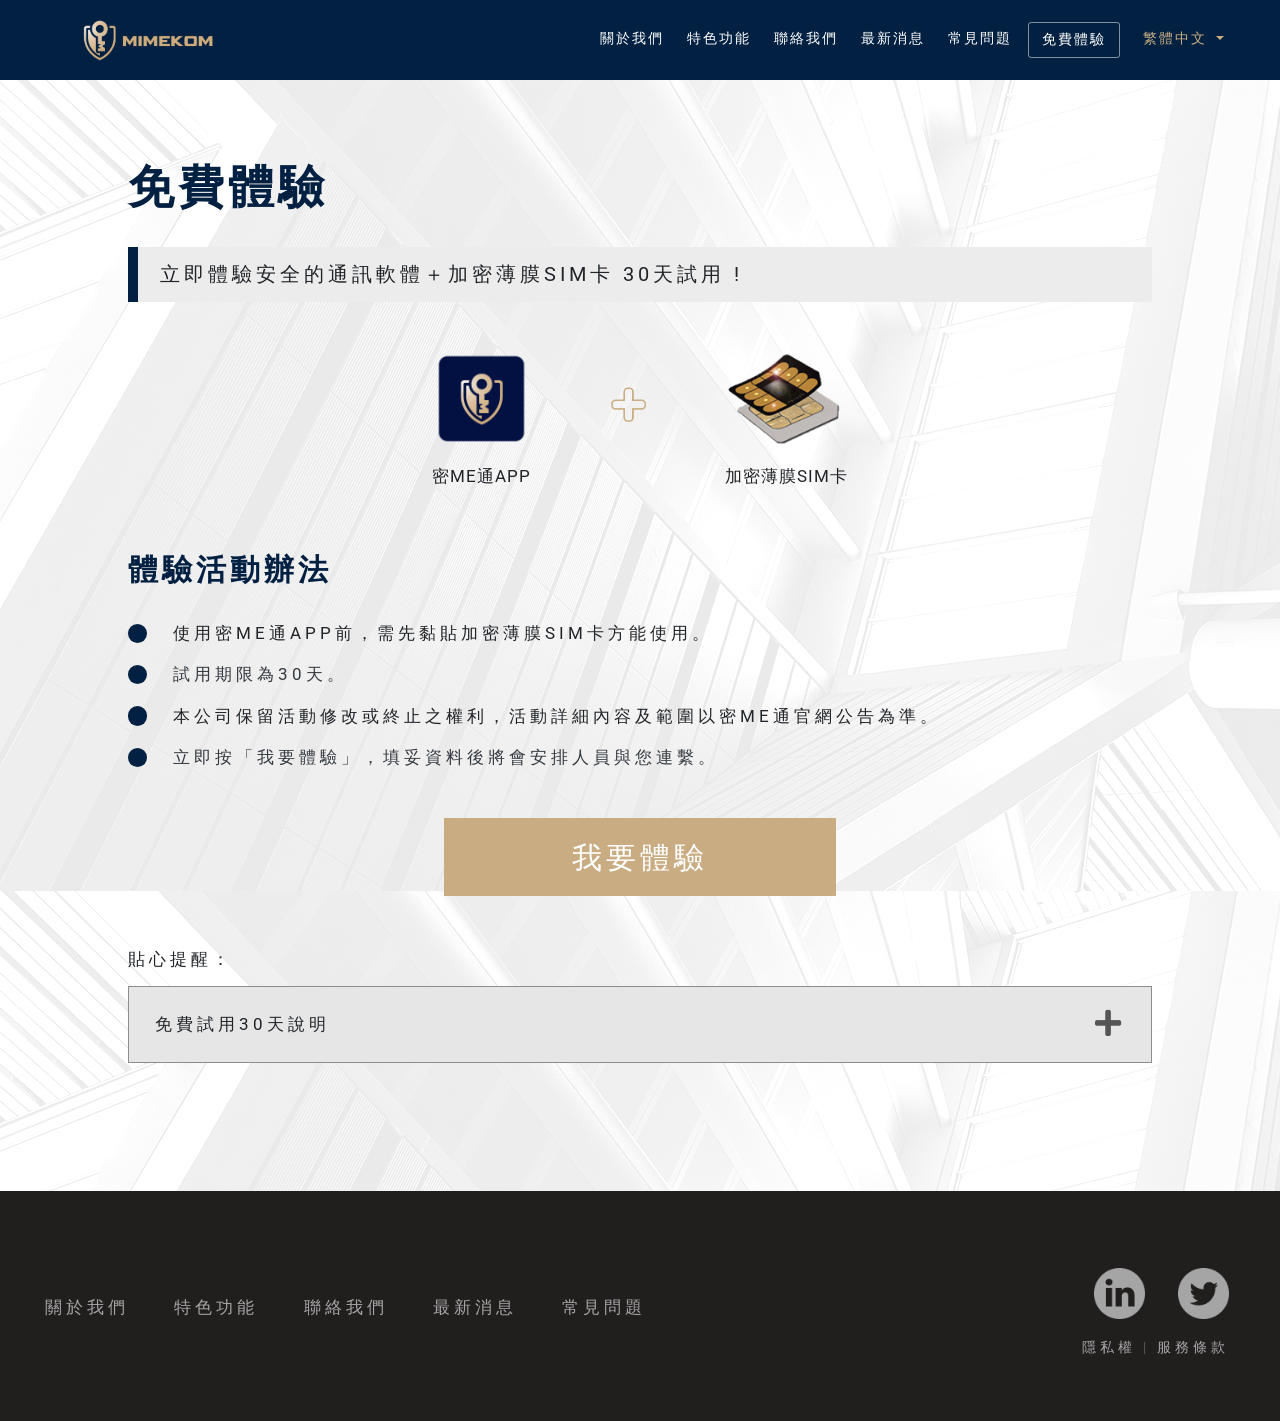
<file: free.html>
<!DOCTYPE html>
<html>

<head>
    <title>密ME通 - 免費體驗</title>
    <meta name="description" content="密ME通是一款專門針對企業需求而開發的硬體加密通訊軟體，僅須持有一張FIPS 140-2 Level
	3的加密薄膜SIM卡，並下載安裝密ME通軟體，即可擁有高安全強度的加密訊息、加密通話、加密視訊、防止截圖、防止錄音、密文保護、並能一鍵匯入企業群組通訊錄等功能，讓您體驗隨時隨地安心溝通，杜絕機密洩漏。">
	
    <meta charset="UTF-8">
    <meta content="width=device-width, initial-scale=1" name="viewport" />
    <!-- Global site tag (gtag.js) - Google Analytics -->
<script async src="https://www.googletagmanager.com/gtag/js?id=UA-180817405-1"></script>
<script>
  window.dataLayer = window.dataLayer || [];
  function gtag(){dataLayer.push(arguments);}
  gtag('js', new Date());

  gtag('config', 'UA-180817405-1');
</script>
    <link rel="stylesheet" type="text/css"
        href="https://stackpath.bootstrapcdn.com/bootstrap/4.5.0/css/bootstrap.min.css">
    <link rel="stylesheet" href="https://cdnjs.cloudflare.com/ajax/libs/font-awesome/5.14.0/css/all.min.css"
        integrity="sha512-1PKOgIY59xJ8Co8+NE6FZ+LOAZKjy+KY8iq0G4B3CyeY6wYHN3yt9PW0XpSriVlkMXe40PTKnXrLnZ9+fkDaog=="
        crossorigin="anonymous" />
    <link rel="stylesheet" href="css/hamburgers.css">
    <link rel="stylesheet" href="css/scrolling-nav.css">
    <link rel="stylesheet" href="css/general.css">
    <link rel="stylesheet" type="text/css" href="css/free_trial/free.css">
    <link rel="stylesheet" type="text/css" href="css/font_rwd.css">
    <link rel="stylesheet" type="text/css" href="css/general_rwd.css">
    <link rel="stylesheet" type="text/css" href="css/free_trial/free_rwd.css">
</head>

<body>
    <!-- navbar -->
    <nav id="mainNav" class="navbar navbar-expand-md fixed-top navtop">
        <div class="container">
            <a class="navbar-brand js-scroll-trigger" href="index.html"><img class="nav-logo" src="img/logo.png"></a>
            <button class="navbar-toggler hamburger hamburger--collapse" type="button" data-toggle="collapse"
                data-target="#navbarResponsive" aria-controls="navbarResponsive" aria-expanded="false"
                aria-label="Toggle navigation" id="hamburger_icon">
                <span class="hamburger-box navbar-toggler-icon">
                    <span class="hamburger-inner"></span>
                </span>
            </button>
            <div class="collapse navbar-collapse" id="navbarResponsive">
                <ul class="navbar-nav ml-auto trans" id="nav-dropdown">
                    <li class="nav-item">
                        <a class="nav-link md-text" href="index.html#Information">關於我們</a>
                    </li>
                    <li class="nav-item">
                        <a class="nav-link md-text" href="index.html#Feature">特色功能</a>
                    </li>
                    <li class="nav-item">
                        <a class="nav-link md-text" href="index.html#Contact-us">聯絡我們</a>
                    </li>
                    <li class="nav-item">
                        <a class="nav-link  md-text" href="news.html">最新消息</a>
                    </li>

                    <li class="nav-item">
                        <a class="nav-link md-text" href="faq.html">常見問題</a>
                    </li>
                    <li class="nav-item">
                        <a class="nav-link nav-link-btn md-text" href="free.html" >免費體驗</a>
                    </li>
                    <li class="nav-item dropdown">
                        <a class="nav-link dropdown-toggle nav-btn-custom md-text" id="dropdownMenuButton"
                            data-toggle="dropdown" aria-haspopup="true" aria-expanded="false">繁體中文
                        </a>
                        <div class="dropdown-menu" aria-labelledby="dropdownMenuButton">
                            <a class="dropdown-item md-text" href="#" style="color: #c9ac82;">繁體中文</a>
                            <!-- <a class="dropdown-item md-text" href="#">日本語</a> -->
                            <a class="dropdown-item md-text" href="EN/free.html">English</a>
                        </div>
                    </li>
                </ul>
            </div>
        </div>
    </nav>
    <!-- Information -->
    <div id="Main">
        <p class="title lg-title">免費體驗</p>
        <div class="subtitle">
            <p class="xl-text">立即體驗安全的通訊軟體＋加密薄膜SIM卡 30天試用 !
            </p>
        </div>
        <div class="icons" style="text-align: center;">
            <div class="icon">
                <div class="icon1"></div>
                <p class="lg-text">密ME通APP</p>
            </div>
            <div class="icon icon3"></div>
            <div class="icon">
                <div class="icon2"></div>
                <p class="lg-text">加密薄膜SIM卡</p>
            </div>
        </div>
        <div class="steps">
            <p class="title md-title">體驗活動辦法</p>
            <div class="text">
                <div class="b-dot"></div>
                <p class="lg-text">使用密ME通APP前，需先黏貼加密薄膜SIM卡方能使用。 </p>
            </div>
            <div class="text text-dark">
                <div class="b-dot"></div>
                <p class="lg-text">試用期限為30天。</p>
            </div>
            <div class="text">
                <div class="b-dot"></div>
                <p class="lg-text">本公司保留活動修改或終止之權利，活動詳細內容及範圍以密ME通官網公告為準。</p>
            </div>
            <div class="text text-dark">
                <div class="b-dot"></div>
                <p class="lg-text">立即按「我要體驗」，填妥資料後將會安排人員與您連繫。</p>
            </div>
        </div>
        <div class="trial">
            <a href="mailto:MIMEKOM@mimekom.com?subject=免費體驗 [*個人姓名]&body=您好，本公司產品為密ME通APP，須搭載加密薄膜SIM卡，即可達到最高安全的加密通訊APP。%0A%0D
            非常感謝您來信詢問，請詳細填寫基本資料，我們將竭誠為您服務! （星號*為必須填寫）%0A%0D
            公司名稱:%0A%0D*姓名:%0A%0D*地址:%0A%0D*張數:%0A%0D其他問題:%0A%0D%0A%0A%0A%0A%0A我們將主動聯繫並提供加密薄膜卡，讓你立即體驗隨時隨地安心通訊。"
                class="trial-btn md-title">我要體驗</a>
        </div>
        <div class="remind">
            <p class="lg-text">貼心提醒：</p>
            <div class="faq">
                <div class="item">
                    <div class="question">
                        <p class="lg-text">免費試用30天說明</p>
                        <i class="fa md-title fa-plus"></i>
                        <i class="fa md-title fa-minus"></i>
                    </div>
                    <div class="answer">
                        <p class="md-text">
                            1. 密ME通提供用戶最完美的使用經驗，有任何設定與流程、購買加密薄膜SIM卡與退款等問題，請透過密ME通電子郵件與我們聯繫。<br>
                            2. 可於體驗期滿前，另向密ME通申辦其他專案服務，請透過密ME通電子郵件與我們聯繫。<br>
                            3. 本方案體驗期間內不得任意更改用戶。<br>
                            4. 本方案享有30天免費體驗超級安全的通訊APP服務，有效期限自開通日起算30天，期滿自動終止不另通知。<br>
                            5. 惟倘用戶有逾越合理使用之範圍或其他權利濫用之事實，本公司得限制、暫停服務或停用密ME通之通訊服務。<br>
                            6. 密ME通保留方案修改或終止之權利，方案詳細內容及範圍以密ME通網站公告為準。<br>
                                
                        </p>
                    </div>
                </div>
            </div>
        </div>
    </div>
    <!-- footer -->
    <div id="Footer">
        <div class="contact-btns">
            <a class="lg-text footer_icon footer-btn js-scroll-trigger" href="index.html#Information">關於我們</a>
            <a class="lg-text footer-btn js-scroll-trigger" href="index.html#Feature">特色功能</a>
            <a class="lg-text footer-btn js-scroll-trigger" href="index.html#Contact-us">聯絡我們</a>
            <a class="lg-text footer-btn" href="news.html">最新消息</a>
            <a class="lg-text footer-btn" href="faq.html">常見問題</a>
        </div>
        <div class="right-stuff">
            <a class="icon1" href='https://www.linkedin.com/in/mimekom-taisys-8018a61b9/'></a>
            <a class="icon2" href='https://twitter.com/MIMEKOM'></a>
            <p class="md-text">
                <a data-toggle="modal" data-target="#Privacy">隱私權</a>
                |
                <a data-toggle="modal" data-target="#Service">服務條款</a><br>
                <!-- © 2020 Taisys technologies CO.， Ltd -->
            </p>
            <p class="sm-title mobile">
                <a data-toggle="modal" data-target="#Privacy">隱私權</a>
                |
                <a data-toggle="modal" data-target="#Service">服務條款</a><br>
                <!-- © 2020 Taisys technologies CO.， Ltd -->
            </p>
        </div>
    </div>
    <!-- Modal -->
<!-- Modal -->
<div class="modal fade" id="Privacy" tabindex="-1" role="dialog" aria-labelledby="exampleModalLongTitle"
aria-hidden="true">
<div class="modal-dialog" role="document">
    <div class="modal-content">
        <div class="modal-header">
            <h5 class="modal-title md-title" id="exampleModalLongTitle" style="text-align: center;">
                隱私權政策及個人資料保護聲明</h5>
            <button type="button" class="close" data-dismiss="modal" aria-label="Close">
                <span aria-hidden="true">
                    &times;
                </span>
            </button>
        </div>
        <div class="modal-body lg-text">
            <br>
            <h3 style="text-align: center;">密ME通</h3><br>
            本公司十分重視您的隱私權且遵循「個人資料保護法」之規定，請詳閱下列內容：<br>
            <br>
            1. 適用範圍<br>
            本隱私權及個人資料保護聲明（下稱「本聲明」）適用於本公司為提供密ME通（MIMEKOM）軟體及服務（下稱「本軟體」及「本服務」）所蒐集到可識別身份的資料；也包括本公司處理在商業合作夥伴上，分享用戶的任何身分識別資料。本聲明不適用於本公司以外的公司，也不適用於非本公司所雇用或管理的人員。<br>
            <br>
            2. 個資安全保護<br>
            2.1
            本公司會將每位用戶的個人資料妥善保存於資料儲存系統當中，採取嚴密的防護措施防止未取得授權人員之接觸。為此，本公司可能將用戶之個人資料提供給商業合作夥伴或關係企業。因此業務需要而有必要委託第三者提供服務時，本公司亦會嚴格要求其遵守保密義務，並且採取必要檢查程式以確定其將確實遵守。<br>
            2.2
            用戶應瞭解並同意，本公司依據法律要求，或基於以下目的之合理必要範圍內，認定必須將用戶的帳號資訊或所用設備相關訊息加以保存或揭露予政府機關、司法機關或未成年人之家長或監護人時，得加以保存及揭露：<br>
            2.2.1 遵守法令或政府機關之要求；<br>
            2.2.2 為提供本軟體及本服務所必須者；<br>
            2.2.3 為防止他人權益之重大危害而有必要者；或<br>
            2.2.4 為免除用戶及公眾之生命、身體、自由、權利、財產上之急迫危險者。<br>
            <br>
            3. 用戶個人資料之蒐集目的及類別<br>
            3.1 如下載、安裝、使用本軟體、取得帳號與登錄成為本軟體及本服務之用戶，則本公司將會請用戶提供之個人資料，包括但不限於：姓名、行動電話門號、行動電話SIM卡號碼、電子郵件地址等。<br>
            3.2 本軟體及本服務使用過程中可能需要收集、處理用戶所用設備之資料如下：<br>
            3.2.1 設備之基本資訊：<br>
            包括設備ID、MAC位址、品牌、APP安裝檔名、APP版本號碼、設備解析度、系統版本號碼和藍芽連接資訊。<br>
            3.2.2 網路資訊：<br>
            包括網路連接狀態、連網模式、晶片管家網路使用權限。<br>
            3.2.3 個人資訊：包括帳號資訊、連絡人資訊等。<br>
            3.2.4 應用程式資訊：包括服務是否啟動等。<br>
            3.3 本軟體使用過程中需要連網和取得或使用以下設備權限或功能：儲存、照相機、連絡人、藍芽、麥克風。<br>
            <br>
            4. 個人資料利用之期間、地區、對象及方式<br>
            4.1 期間：<br>
            4.1.1 依據上開蒐集目的之存續期間。<br>
            4.1.2 依相關法令規定或契約約定之保存年限。<br>
            4.2 地區：<br>
            本公司所在地、本公司之關係企業及與本公司有業務往來之商業合作夥伴所在地。<br>
            4.3 使用對象：<br>
            本公司、本公司之關係企業及與本公司有業務往來之商業合作夥伴。<br>
            4.4 方式：<br>
            以自動化機器或其他非自動化之利用方式（例如言詞、書面、電話、簡訊、電子郵件、傳真、電子文件、新聞雜誌、政府公報或網站公告等紙本或非紙本及其他合於當時科技之適當方式）利用之。<br>
            <br>
            5. 個資之蒐集、處理、利用及告知事項<br>
            5.1
            用戶瞭解並同意本公司在符合提供本軟體及本服務之使用目的下蒐集其個人資料。本公司承諾依個人資料保護法規定蒐集、處理、利用及保存每位用戶之個人資料，且承諾於符合提供本軟體及本服務之使用目的下使用上述個人資料。<br>
            5.2 用戶針對本公司所保有之用戶個人資料，得行使下列權利：<br>
            5.2.1 得向本公司查詢、請求閱覽或請求製給複製本。<br>
            5.2.2 得向本公司請求補充或更正，惟依法用戶應為適當之釋明。<br>
            5.2.3 得向本公司請求停止蒐集、處理或利用及請求刪除，惟依法本公司因執行業務所必須者，得不依用戶請求為之。<br>
            <br>
            6. 用戶不提供個人資料所致權益之影響<br>
            本公司係基於上述目的而須蒐集、處理或利用用戶之個人資料，如用戶不同意本公司蒐集、處理及利用用戶之個人資料，或是用戶之個人資料提供不完整，則本公司將無法提供用戶最完善服務，尚請見諒。<br>
            <br>
            7. 連結網頁之使用<br>
            本軟體提供與其他網站的連結，用戶可經由該連結，點選進入其他網站；但此方式並不保證您於該連結網站中的隱私權。<br>
            <br>
            8. 本聲明之修正<br>
            本聲明將因應需求隨時進行修正，以落實保障用戶隱私權及個人資料之立意。修正後之本聲明將同步刊登於官方網頁與最新版之本軟體內。<br>
            <br><br><br><br><br>
            <hr/><br>
            <h3 style="text-align: center;">晶片管家</h3><br>
            本公司十分重視您的隱私權且遵循「個人資料保護法」之規定，請詳閱下列內容：<br>
            <br>
            1. 適用範圍<br>
            本隱私權及個人資料保護聲明（下稱「本聲明」）適用於本公司為提供晶片管家軟體及服務（下稱「本軟體」及「本服務」）所蒐集到可識別身份的資料；也包括本公司處理在商業合作夥伴上，分享用戶的任何身分識別資料。本聲明不適用於本公司以外的公司，也不適用於非本公司所雇用或管理的人員。<br>
            <br>
            2. 個資安全保護<br>
            2.1
            本公司會將每位用戶的個人資料妥善保存於資料儲存系統當中，採取嚴密的防護措施防止未取得授權人員之接觸。為此，本公司可能將用戶之個人資料提供給商業合作夥伴或關係企業。因此業務需要而有必要委託第三者提供服務時，本公司亦會嚴格要求其遵守保密義務，並且採取必要檢查程式以確定其將確實遵守。<br>
            2.2
            用戶應瞭解並同意，本公司依據法律要求，或基於以下目的之合理必要範圍內，認定必須將用戶的帳號資訊或所用設備相關訊息加以保存或揭露予政府機關、司法機關或未成年人之家長或監護人時，得加以保存及揭露：<br>
            2.2.1 遵守法令或政府機關之要求；<br>
            2.2.2 為提供本軟體及本服務所必須者；<br>
            2.2.3 為防止他人權益之重大危害而有必要者；或<br>
            2.2.4 為免除用戶及公眾之生命、身體、自由、權利、財產上之急迫危險者。<br>
            <br>
            3. 用戶個人資料之蒐集目的及類別<br>
            3.1 如下載、安裝、使用本軟體、取得帳號與登錄成為本軟體及本服務之用戶，則本公司將會請用戶提供之個人資料，包括但不限於：姓名、行動電話門號、行動電話SIM卡號碼、電子郵件地址等。<br>
            3.2 本軟體及本服務使用過程中可能需要收集、處理用戶所用設備之資料如下：<br>
            3.2.1 設備之基本資訊：<br>
            包括設備ID、MAC位址、品牌、APP安裝檔名、APP版本號碼、設備解析度、系統版本號碼和藍芽連接資訊。<br>
            3.2.2 網路資訊：<br>
            包括網路連接狀態、連網模式、晶片管家網路使用權限。<br>
            3.2.3 個人資訊：包括帳號資訊、連絡人資訊等。<br>
            3.2.4 應用程式資訊：包括服務是否啟動等。<br>
            3.3 本軟體使用過程中需要連網和取得或使用以下設備權限或功能：儲存、照相機、連絡人、藍芽、麥克風。<br>
            <br>
            4. 個人資料利用之期間、地區、對象及方式<br>
            4.1 期間：<br>
            4.1.1 依據上開蒐集目的之存續期間。<br>
            4.1.2 依相關法令規定或契約約定之保存年限。<br>
            4.2 地區：<br>
            本公司所在地、本公司之關係企業及與本公司有業務往來之商業合作夥伴所在地。<br>
            4.3 使用對象：<br>
            本公司、本公司之關係企業及與本公司有業務往來之商業合作夥伴。<br>
            4.4 方式：<br>
            以自動化機器或其他非自動化之利用方式（例如言詞、書面、電話、簡訊、電子郵件、傳真、電子文件、新聞雜誌、政府公報或網站公告等紙本或非紙本及其他合於當時科技之適當方式）利用之。<br>
            <br>
            5. 個資之蒐集、處理、利用及告知事項<br>
            5.1
            用戶瞭解並同意本公司在符合提供本軟體及本服務之使用目的下蒐集其個人資料。本公司承諾依個人資料保護法規定蒐集、處理、利用及保存每位用戶之個人資料，且承諾於符合提供本軟體及本服務之使用目的下使用上述個人資料。<br>
            5.2 用戶針對本公司所保有之用戶個人資料，得行使下列權利：<br>
            5.2.1 得向本公司查詢、請求閱覽或請求製給複製本。<br>
            5.2.2 得向本公司請求補充或更正，惟依法用戶應為適當之釋明。<br>
            5.2.3 得向本公司請求停止蒐集、處理或利用及請求刪除，惟依法本公司因執行業務所必須者，得不依用戶請求為之。<br>
            <br>
            6. 用戶不提供個人資料所致權益之影響<br>
            本公司係基於上述目的而須蒐集、處理或利用用戶之個人資料，如用戶不同意本公司蒐集、處理及利用用戶之個人資料，或是用戶之個人資料提供不完整，則本公司將無法提供用戶最完善服務，尚請見諒。<br>
            <br>
            7. 連結網頁之使用<br>
            本軟體提供與其他網站的連結，用戶可經由該連結，點選進入其他網站；但此方式並不保證您於該連結網站中的隱私權。<br>
            <br>
            8. 本聲明之修正<br>
            本聲明將因應需求隨時進行修正，以落實保障用戶隱私權及個人資料之立意。修正後之本聲明將同步刊登於官方網頁與最新版之本軟體內。<br>

        </div>
        <div class="modal-footer">
            <button type="button" class="btn btn-secondary" data-dismiss="modal">Close</button>
        </div>
    </div>
</div>
</div>
<div class="modal fade" id="Service" tabindex="-1" role="dialog" aria-labelledby="exampleModalLongTitle"
aria-hidden="true">
<div class="modal-dialog" role="document">
    <div class="modal-content">
        <div class="modal-header">
            <h5 class="modal-title md-title" id="exampleModalLongTitle" style="text-align: center;">服務條款</h5>
            <button type="button" class="close" data-dismiss="modal" aria-label="Close">
                <span aria-hidden="true">
                    &times;
                </span>
            </button>
        </div>
        <div class="modal-body lg-text">
            <br>
            <h3 style="text-align: center;">密ME通</h3><br>
            本公司依照以下條款之約定(下稱「本條款」)，提供用戶使用密ME通（MIMEKOM）軟體及服務(下稱「本軟體」及「本服務」)。請用戶務必詳細閱讀本條款相關內容以保障權益。
            <br>
            1. 對本條款之同意<br>
            1.1 本軟體及本服務如一經用戶實際使用，則將視為已確實閱讀、瞭解並不可撤銷地同意遵守本條款。<br>
            1.2 若用戶未滿二十歲，則除用戶本人須遵守本條款外，其家長（或監護人）應同時閱讀、瞭解並同意遵守本條款之所有內容，用戶方得使用或繼續使用本軟體及本服務。<br>
            <br>
            2. 服務內容<br>
            2.1
            本公司給予用戶一項不可轉讓及非排他性的許可，以使用本軟體及本服務。用戶可以為非商業目的在單一台終端設備上安裝、使用本軟體。用戶可以為使用本軟體及服務的目的複製本軟體的一個副本，僅用作備份。備份副本必須包含原軟體中含有的所有著作權資訊。<br>
            2.2 本條款所未明示授權的其他一切權利仍由本公司保留，用戶在行使這些權利時，須另外取得本公司的書面許可。本公司如果未行使前述任何權利，並不構成對該權利的放棄。<br>
            2.3 用戶除需自行配備使用本軟體及本服務服務所需之終端設備並負擔所需費用（包括但不限於預載本軟體之行動傳輸費用）外，此亦表示用戶已同意並應遵守該設備之使用條款或相關說明。<br>
            2.4
            本公司已為不同的終端、系統等開發不同的軟體版本，用戶可依實際情況選擇合適的版本進行安裝。安裝程式後，用戶需要按照該程式提示的步驟正確安裝。本公司保留在任何時候為用戶提供本軟體的修改、升級版本的權利，以及為修改或升級服務收取費用的權利。軟體新版本發布後，本公司不保證舊版本軟體的繼續可用。<br>
            2.5
            本公司擁有未經事先通知用戶而修改本軟體功能、中斷或中止軟體使用的權利。本公司行使修改或中斷軟體使用的權利所造成之任何損失，除本公司對之有故意或重大過失外，用戶同意本公司不需對用戶或任何商業合作夥伴負責。<br>
            <br>
            3. 帳號<br>
            3.1
            用戶應妥善保管其於本軟體及本服務之帳號和密碼，並就其帳號及密碼項下的一切活動負全部責任。如因用戶自身原因導致被他人獲悉自己的之帳號資料（包括但不限於密ME通帳號、密碼、安全晶片PIN碼、其他相關個人資料），則應由用戶自行承擔因此所致的損害。<br>
            3.2 本軟體及本服務之用戶得隨時自行停止使用本軟體及本服務。於用戶自行停止使用本軟體及服務後，本公司將依本條款第3.4條之規定處理其帳號。<br>
            3.3
            如用戶違反本條款時，本公司應通知該用戶以使其改善，如該用戶無視通知而仍未改善或仍繼續違反本條款時，本公司得不通知該用戶而立即刪除其帳號，並終止提供本軟體及本服務。但如有事實足認用戶違反本條款第6.2條或第6.3條時，本公司得不通知該用戶而立即刪除其帳號，並終止提供本軟體及本服務。<br>
            3.4 就自最後一次連線起已超過一年以上未使用之帳號，本公司依本條款得刪除該帳號，但應於刪除之15日前通知該帳號之用戶，如於此期間用戶有使用該帳號者，則不應予刪除。<br>
            <br>
            4. 權利歸屬<br>
            本公司就本軟體及本服務所提供之所有著作及資料，其著作權、專利權、商標、營業秘密、其他智慧財產權、所有權及其他權利，均為本公司或其合法權利人所有，除事先經本公司或合法權利人之合法授權外，用戶不得擅自重制、公開傳輸、改作、編輯、散布或以其他任何形式，基於任何目的加以使用，否則應負擔相關之法律責任。基此，用戶不得對本軟體進行反向工程、反向編譯或反向彙編或以其他方式試圖發現本軟體的原始程式碼和演算法，亦不得修改本軟體、禁用本軟體的任何功能或創作基於本軟體的衍生作品，否則應負擔相關之法律責任。<br>
            <br>
            5. 隱私權及個人資料<br>
            5.1 針對用戶所提供之個人資料，包括姓名、電話號碼、電子郵寄地址及其他依法受保護之個人資料，非經用戶之同意或依法令之規定，本公司絕不對外揭露。<br>
            5.2
            本軟體使用過程中可能需要收集、處理用戶所用設備的如下資料：設備的基本資訊，包括設備ID、MAC位址、品牌、APP安裝檔名、APP版本號碼、設備解析度、系統版本號碼和藍芽連接資訊；網路資訊，包括網路連接狀態、連網模式、晶片管家網路使用權限；個人資訊，包括帳號資訊、連絡人資訊等；應用程式資訊，包括服務是否啟動等。<br>
            5.3 本軟體使用過程中需要連上網路和取得使用以下設備或其功能之許可：儲存、照相機、連絡人、藍芽、麥克風。<br>
            5.4
            本公司非常重視對用戶個人資料及隱私權的保護，本公司僅將上述相關個人資料用於改進產品或向用戶提供自訂服務或技術支援，而不會以任何其他可識別用戶個人身份的形式揭露該等個人資料。<br>
            5.5
            對於用戶所登錄或留存之個人資料，用戶同意本公司、與本公司合作之商業夥伴，得於合理之範圍內蒐集、處理及利用該等個人資料，以作為資料統計分析、網路行為之調查研究或為其他任何合法之使用。<br>
            5.6 有關本軟體及本服務使用者資料使用與保護之細部約定，用戶同意依照本公司所載之隱私權及個人資料保護聲明<br>
            <br>
            6. 用戶責任與義務<br>
            6.1
            用戶使用本軟體及本服務除應遵守相關國家或地區的法令、一切相關規定與慣例及本條款規範外，若用戶行為涉及不法時，應自負相關法律責任，本公司並將主動報請或配合司法機關或相關主管機關調查處理。如因用戶違背本條款或相關法令，或有侵害他人權利之不法或不當行為，致本公司或關係企業、受雇人、受託人、代理人及其他相關履行輔助人受有損害或支出費用（包括但不限於因進行民事、刑事及行政訴訟所支出之訴訟費用及律師費）時，用戶應負擔損害賠償責任。<br>
            6.2 除非法律允許或本公司書面許可，用戶不得從事下列行為：<br>
            6.2.1 刪除本軟體及其副本上關於著作權的資訊；<br>
            6.2.2 對本軟體進行反向工程、反向彙編、反向編譯，或者以其他方式試圖發現本軟體的原始程式碼；<br>
            6.2.3 對本公司及合法權利人擁有智慧財產權的內容進行出租、出借、複製、修改、連結、轉載、改作、發表、出版、建立鏡像網站等；<br>
            6.2.4
            對本軟體或者本軟體運行過程中釋放到任何終端記憶體中的資料、軟體運行過程中用戶端與伺服器端的交互資料，以及本軟體運行所必需的系統資料，進行複製、修改、增加、刪除、掛載執行或創作任何衍生作品，形式包括但不限於使用外掛程式、外掛或非經本公司授權的商業合作夥伴工具或服務接入本軟體和相關系統；<br>
            6.2.5 通過修改或偽造本軟體運行中的指令、資料，增加、刪減、變動本軟體的功能或執行效果，或者將用於上述用途的軟體、方法進行營利或公開傳輸，無論此等行為是否為商業目的；<br>
            6.2.6 通過非本公司開發、授權的商業合作夥伴軟體、外掛程式、外掛、系統，登錄或使用本軟體及本服務，或製作、散布、傳輸上述工具；<br>
            6.2.7 其他未經本公司明示授權的行為。<br>
            6.3
            用戶理解並同意，用戶不得利用其帳號或本軟體及本服務製作、複製、散布、傳輸如下干擾密ME通(MIMEKOM)正常營運，以及侵犯其他用戶或商業合作夥伴合法權益的內容，包括但不限於：<br>
            6.3.1 散布、播送、傳輸、儲存違反當地國家法律法規禁止的內容；<br>
            6.3.2 散布、播送、傳輸、儲存侵害他人名譽權、肖像權、智慧財產權、商業秘密等合法權利的內容；<br>
            6.3.3 散布、播送、傳輸、儲存侵害他人隱私或個人資料的內容；<br>
            6.3.4 發表、播送、傳輸騷擾、廣告資訊、垃圾資訊或任何含有性或性暗示的內容；<br>
            6.3.5 其他違反法律法規、政策及善良風俗或干擾本軟體及本服務正常營運和侵犯其他使用者或商業合作夥伴合法權益的內容。<br>
            6.4
            用戶理解並同意，本軟體同大多數電腦軟體及手機應用程式一般，可能會受多種因素影響，包括但不限於用戶自身的原因、網路服務品質、社會環境等；也可能會產生各種安全問題，包括但不限於他人非法利用用戶資料，進行現實中的騷擾；用戶下載安裝的其他軟體或存取的其他網站中可能含有病毒、木馬程式或其他惡意程式，威脅用戶的終端設備資訊和資料安全，繼而影響本軟體的正常使用等。因此，用戶應加強資訊安全及個人資料的保護意識，注意密碼保護，以免遭受損失。<br>
            <br>
            7. 安全維護責任<br>
            7.1
            當用戶通知本公司其帳號遭第三人入侵（如帳號遭他人竊取）時，本公司應於確認該入侵行為後，對該帳號進行停權或刪除以保護該被入侵之帳號。就帳號遭竊取之用戶，本公司應提供該用戶關於如何創設新的帳號或回復帳號（僅限於技術可行之範圍）之資訊。<br>
            7.2
            本公司將盡力維護本軟體及本服務符合當時科技水準可合理期待之安全性，以防止不法入侵、取得、竄改、毀損用戶使用本軟體及本服務之相關紀錄或個人資料，並於系統遭不法入侵或破壞時，採取合理措施以儘速予以回復。<br>
            <br>
            8. 免責聲明<br>
            8.1
            用戶特此確認，用戶知悉本軟體所有功能及本公司為實現本軟體各項功能所進行的必要操作，用戶係依自身需求自行選擇使用本軟體及本服務，因使用本軟體及本服務所存在的風險和一切後果，應由用戶自行承擔。本公司將盡力維護用戶使用本軟體的合法權益及服務的及時性、安全性、真實性、穩定性，但本公司不保證本軟體及本服務一定滿足用戶的需求，亦不保證本軟體及本服務不具有事實瑕疵或法律瑕疵。對於用戶使用本軟體出現的資訊刪除或儲存失敗，本公司亦不承擔任何責任。<br>
            8.2
            本公司對本軟體及本服務所涉及的境內外基礎電信業者的電信通訊網路的故障、技術缺陷、覆蓋範圍限制、不可抗力、電腦病毒、駭客攻擊、客戶所在位置、客戶關機或其他非本公司技術能力範圍內的事由等造成的服務中斷、內容丟失、亂碼、錯誤接收、無法接收、遲延接收等，除非本公司對之具有故意或重大過失，否則本公司不承擔任何責任。<br>
            8.3 用戶如無法使用本軟體及本服務時，其所致生之任何直接、間接、衍生、或特別損害等，除非本公司對之具有故意或重大過失，否則本公司均不負任何賠償責任。<br>
            8.4
            本軟體提供用戶可下載商業合作夥伴的應用程式（下稱「商業合作夥伴程式」），用戶可以選擇是否下載及使用該等商業合作夥伴程式。如用戶選擇使用此等商業合作夥伴程式，則應遵循相應商業合作夥伴授權合約的規定。<br>
            8.5
            用戶承認並且同意，本公司對此類商業合作夥伴程式的可用性不負任何責任，並對其內容、廣告、產品、服務或對其適用的其它資料不負任何責任。用戶應明確承認並同意獨立承擔適用此類商業合作夥伴程式的風險，以及其帶來的品質、性能、準確性等方面的風險。用戶同意，對於使用或者信賴此類商業合作夥伴程式之內容、產品或服務而導致、涉嫌導致或有關的損壞或損失，包括但不僅限於移動設備的損壞或資料丟失，除非本公司對之具有故意或重大過失，否則本公司不負任何直接或間接責任。用戶提供給此類商業合作夥伴程式提供者的任何資訊和個人資料，應遵守該商業合作夥伴程式提供者的個人資料及隱私保護措施。本公司特此聲明，除非本公司對之具故意或重大過失，否則本公司不對商業合作夥伴程式提供者所為的任何資料揭露或者任何其它行為負責。對有關用戶的個人資訊是否遭任何商業合作夥伴程式提供者利用以及此類商業合作夥伴程式提供者對此等個人資訊的可能用途，本公司明確聲明，除非本公司對之具有故意或重大過失，否則本公司不承擔任何責任。<br>
            <br>
            9. 條款之修正及個別條款之效力<br>
            9.1
            本公司保留得隨時新增、修改或刪除本條款、本軟體及本服務之全部或一部份之權利，並隨時透過本軟體的最新版本中公布相關條款或本公司網站公布之，所修正內容自公布時起生效，而不另行個別通知。<br>
            9.2
            用戶、用戶之家長或監護人於第9.1條之公布後15日內未為反對之表示者，視為接受本條款、本軟體及本服務內容之變更。有為反對之表示者，則視為終止契約之通知，本公司將因此無法繼續向表示反對之用戶提供本軟體及本服務。<br>
            9.3 本條款所定之任何條款，其全部或一部無效時，不影響其他條款之效力。<br>
            <br>
            10. 準據法及管轄法院<br>
            本條款之準據法為中華民國法律。如本條款中存在或因用戶對本軟體及本服務的使用而產生任何形式的不能和解的爭議，則用戶和本公司一致同意由臺灣臺北地方法院作為第一審管轄法院。<br>
            <br><br><br><br><br>
            <hr/><br>
            <h3 style="text-align: center;">晶片管家</h3><br>
            本公司依照以下條款之約定(下稱「本條款」)，提供用戶使用晶片管家軟體及服務(下稱「本軟體」及「本服務」)。請用戶務必詳細閱讀本條款相關內容以保障權益。
            <br>
            1. 對本條款之同意<br>
            1.1 本軟體及本服務如一經用戶實際使用，則將視為已確實閱讀、瞭解並不可撤銷地同意遵守本條款。<br>
            1.2 若用戶未滿二十歲，則除用戶本人須遵守本條款外，其家長（或監護人）應同時閱讀、瞭解並同意遵守本條款之所有內容，用戶方得使用或繼續使用本軟體及本服務。<br>
            <br>
            2. 服務內容<br>
            2.1
            本公司給予用戶一項不可轉讓及非排他性的許可，以使用本軟體及本服務。用戶可以為非商業目的在單一台終端設備上安裝、使用本軟體。用戶可以為使用本軟體及服務的目的複製本軟體的一個副本，僅用作備份。備份副本必須包含原軟體中含有的所有著作權資訊。<br>
            2.2 本條款所未明示授權的其他一切權利仍由本公司保留，用戶在行使這些權利時，須另外取得本公司的書面許可。本公司如果未行使前述任何權利，並不構成對該權利的放棄。<br>
            2.3 用戶除需自行配備使用本軟體及本服務服務所需之終端設備並負擔所需費用（包括但不限於預載本軟體之行動傳輸費用）外，此亦表示用戶已同意並應遵守該設備之使用條款或相關說明。<br>
            2.4
            本公司已為不同的終端、系統等開發不同的軟體版本，用戶可依實際情況選擇合適的版本進行安裝。安裝程式後，用戶需要按照該程式提示的步驟正確安裝。本公司保留在任何時候為用戶提供本軟體的修改、升級版本的權利，以及為修改或升級服務收取費用的權利。軟體新版本發布後，本公司不保證舊版本軟體的繼續可用。<br>
            2.5
            本公司擁有未經事先通知用戶而修改本軟體功能、中斷或中止軟體使用的權利。本公司行使修改或中斷軟體使用的權利所造成之任何損失，除本公司對之有故意或重大過失外，用戶同意本公司不需對用戶或任何商業合作夥伴負責。<br>
            <br>
            3. 帳號<br>
            3.1
            用戶應妥善保管其於本軟體及本服務之帳號和密碼，並就其帳號及密碼項下的一切活動負全部責任。如因用戶自身原因導致被他人獲悉自己的之帳號資料（包括但不限於密ME通帳號、密碼、安全晶片PIN碼、其他相關個人資料），則應由用戶自行承擔因此所致的損害。<br>
            3.2 本軟體及本服務之用戶得隨時自行停止使用本軟體及本服務。於用戶自行停止使用本軟體及服務後，本公司將依本條款第3.4條之規定處理其帳號。<br>
            3.3
            如用戶違反本條款時，本公司應通知該用戶以使其改善，如該用戶無視通知而仍未改善或仍繼續違反本條款時，本公司得不通知該用戶而立即刪除其帳號，並終止提供本軟體及本服務。但如有事實足認用戶違反本條款第6.2條或第6.3條時，本公司得不通知該用戶而立即刪除其帳號，並終止提供本軟體及本服務。<br>
            3.4 就自最後一次連線起已超過一年以上未使用之帳號，本公司依本條款得刪除該帳號，但應於刪除之15日前通知該帳號之用戶，如於此期間用戶有使用該帳號者，則不應予刪除。<br>
            <br>
            4. 權利歸屬<br>
            本公司就本軟體及本服務所提供之所有著作及資料，其著作權、專利權、商標、營業秘密、其他智慧財產權、所有權及其他權利，均為本公司或其合法權利人所有，除事先經本公司或合法權利人之合法授權外，用戶不得擅自重制、公開傳輸、改作、編輯、散布或以其他任何形式，基於任何目的加以使用，否則應負擔相關之法律責任。基此，用戶不得對本軟體進行反向工程、反向編譯或反向彙編或以其他方式試圖發現本軟體的原始程式碼和演算法，亦不得修改本軟體、禁用本軟體的任何功能或創作基於本軟體的衍生作品，否則應負擔相關之法律責任。<br>
            <br>
            5. 隱私權及個人資料<br>
            5.1 針對用戶所提供之個人資料，包括姓名、電話號碼、電子郵寄地址及其他依法受保護之個人資料，非經用戶之同意或依法令之規定，本公司絕不對外揭露。<br>
            5.2
            本軟體使用過程中可能需要收集、處理用戶所用設備的如下資料：設備的基本資訊，包括設備ID、MAC位址、品牌、APP安裝檔名、APP版本號碼、設備解析度、系統版本號碼和藍芽連接資訊；網路資訊，包括網路連接狀態、連網模式、晶片管家網路使用權限；個人資訊，包括帳號資訊、連絡人資訊等；應用程式資訊，包括服務是否啟動等。<br>
            5.3 本軟體使用過程中需要連上網路和取得使用以下設備或其功能之許可：儲存、照相機、連絡人、藍芽、麥克風。<br>
            5.4
            本公司非常重視對用戶個人資料及隱私權的保護，本公司僅將上述相關個人資料用於改進產品或向用戶提供自訂服務或技術支援，而不會以任何其他可識別用戶個人身份的形式揭露該等個人資料。<br>
            5.5
            對於用戶所登錄或留存之個人資料，用戶同意本公司、與本公司合作之商業夥伴，得於合理之範圍內蒐集、處理及利用該等個人資料，以作為資料統計分析、網路行為之調查研究或為其他任何合法之使用。<br>
            5.6 有關本軟體及本服務使用者資料使用與保護之細部約定，用戶同意依照本公司所載之隱私權及個人資料保護聲明<br>
            <br>
            6. 用戶責任與義務<br>
            6.1
            用戶使用本軟體及本服務除應遵守相關國家或地區的法令、一切相關規定與慣例及本條款規範外，若用戶行為涉及不法時，應自負相關法律責任，本公司並將主動報請或配合司法機關或相關主管機關調查處理。如因用戶違背本條款或相關法令，或有侵害他人權利之不法或不當行為，致本公司或關係企業、受雇人、受託人、代理人及其他相關履行輔助人受有損害或支出費用（包括但不限於因進行民事、刑事及行政訴訟所支出之訴訟費用及律師費）時，用戶應負擔損害賠償責任。<br>
            6.2 除非法律允許或本公司書面許可，用戶不得從事下列行為：<br>
            6.2.1 刪除本軟體及其副本上關於著作權的資訊；<br>
            6.2.2 對本軟體進行反向工程、反向彙編、反向編譯，或者以其他方式試圖發現本軟體的原始程式碼；<br>
            6.2.3 對本公司及合法權利人擁有智慧財產權的內容進行出租、出借、複製、修改、連結、轉載、改作、發表、出版、建立鏡像網站等；<br>
            6.2.4
            對本軟體或者本軟體運行過程中釋放到任何終端記憶體中的資料、軟體運行過程中用戶端與伺服器端的交互資料，以及本軟體運行所必需的系統資料，進行複製、修改、增加、刪除、掛載執行或創作任何衍生作品，形式包括但不限於使用外掛程式、外掛或非經本公司授權的商業合作夥伴工具或服務接入本軟體和相關系統；<br>
            6.2.5 通過修改或偽造本軟體運行中的指令、資料，增加、刪減、變動本軟體的功能或執行效果，或者將用於上述用途的軟體、方法進行營利或公開傳輸，無論此等行為是否為商業目的；<br>
            6.2.6 通過非本公司開發、授權的商業合作夥伴軟體、外掛程式、外掛、系統，登錄或使用本軟體及本服務，或製作、散布、傳輸上述工具；<br>
            6.2.7 其他未經本公司明示授權的行為。<br>
            6.3
            用戶理解並同意，用戶不得利用其帳號或本軟體及本服務製作、複製、散布、傳輸如下干擾密ME通(MIMEKOM)正常營運，以及侵犯其他用戶或商業合作夥伴合法權益的內容，包括但不限於：<br>
            6.3.1 散布、播送、傳輸、儲存違反當地國家法律法規禁止的內容；<br>
            6.3.2 散布、播送、傳輸、儲存侵害他人名譽權、肖像權、智慧財產權、商業秘密等合法權利的內容；<br>
            6.3.3 散布、播送、傳輸、儲存侵害他人隱私或個人資料的內容；<br>
            6.3.4 發表、播送、傳輸騷擾、廣告資訊、垃圾資訊或任何含有性或性暗示的內容；<br>
            6.3.5 其他違反法律法規、政策及善良風俗或干擾本軟體及本服務正常營運和侵犯其他使用者或商業合作夥伴合法權益的內容。<br>
            6.4
            用戶理解並同意，本軟體同大多數電腦軟體及手機應用程式一般，可能會受多種因素影響，包括但不限於用戶自身的原因、網路服務品質、社會環境等；也可能會產生各種安全問題，包括但不限於他人非法利用用戶資料，進行現實中的騷擾；用戶下載安裝的其他軟體或存取的其他網站中可能含有病毒、木馬程式或其他惡意程式，威脅用戶的終端設備資訊和資料安全，繼而影響本軟體的正常使用等。因此，用戶應加強資訊安全及個人資料的保護意識，注意密碼保護，以免遭受損失。<br>
            <br>
            7. 安全維護責任<br>
            7.1
            當用戶通知本公司其帳號遭第三人入侵（如帳號遭他人竊取）時，本公司應於確認該入侵行為後，對該帳號進行停權或刪除以保護該被入侵之帳號。就帳號遭竊取之用戶，本公司應提供該用戶關於如何創設新的帳號或回復帳號（僅限於技術可行之範圍）之資訊。<br>
            7.2
            本公司將盡力維護本軟體及本服務符合當時科技水準可合理期待之安全性，以防止不法入侵、取得、竄改、毀損用戶使用本軟體及本服務之相關紀錄或個人資料，並於系統遭不法入侵或破壞時，採取合理措施以儘速予以回復。<br>
            <br>
            8. 免責聲明<br>
            8.1
            用戶特此確認，用戶知悉本軟體所有功能及本公司為實現本軟體各項功能所進行的必要操作，用戶係依自身需求自行選擇使用本軟體及本服務，因使用本軟體及本服務所存在的風險和一切後果，應由用戶自行承擔。本公司將盡力維護用戶使用本軟體的合法權益及服務的及時性、安全性、真實性、穩定性，但本公司不保證本軟體及本服務一定滿足用戶的需求，亦不保證本軟體及本服務不具有事實瑕疵或法律瑕疵。對於用戶使用本軟體出現的資訊刪除或儲存失敗，本公司亦不承擔任何責任。<br>
            8.2
            本公司對本軟體及本服務所涉及的境內外基礎電信業者的電信通訊網路的故障、技術缺陷、覆蓋範圍限制、不可抗力、電腦病毒、駭客攻擊、客戶所在位置、客戶關機或其他非本公司技術能力範圍內的事由等造成的服務中斷、內容丟失、亂碼、錯誤接收、無法接收、遲延接收等，除非本公司對之具有故意或重大過失，否則本公司不承擔任何責任。<br>
            8.3 用戶如無法使用本軟體及本服務時，其所致生之任何直接、間接、衍生、或特別損害等，除非本公司對之具有故意或重大過失，否則本公司均不負任何賠償責任。<br>
            8.4
            本軟體提供用戶可下載商業合作夥伴的應用程式（下稱「商業合作夥伴程式」），用戶可以選擇是否下載及使用該等商業合作夥伴程式。如用戶選擇使用此等商業合作夥伴程式，則應遵循相應商業合作夥伴授權合約的規定。<br>
            8.5
            用戶承認並且同意，本公司對此類商業合作夥伴程式的可用性不負任何責任，並對其內容、廣告、產品、服務或對其適用的其它資料不負任何責任。用戶應明確承認並同意獨立承擔適用此類商業合作夥伴程式的風險，以及其帶來的品質、性能、準確性等方面的風險。用戶同意，對於使用或者信賴此類商業合作夥伴程式之內容、產品或服務而導致、涉嫌導致或有關的損壞或損失，包括但不僅限於移動設備的損壞或資料丟失，除非本公司對之具有故意或重大過失，否則本公司不負任何直接或間接責任。用戶提供給此類商業合作夥伴程式提供者的任何資訊和個人資料，應遵守該商業合作夥伴程式提供者的個人資料及隱私保護措施。本公司特此聲明，除非本公司對之具故意或重大過失，否則本公司不對商業合作夥伴程式提供者所為的任何資料揭露或者任何其它行為負責。對有關用戶的個人資訊是否遭任何商業合作夥伴程式提供者利用以及此類商業合作夥伴程式提供者對此等個人資訊的可能用途，本公司明確聲明，除非本公司對之具有故意或重大過失，否則本公司不承擔任何責任。<br>
            <br>
            9. 條款之修正及個別條款之效力<br>
            9.1
            本公司保留得隨時新增、修改或刪除本條款、本軟體及本服務之全部或一部份之權利，並隨時透過本軟體的最新版本中公布相關條款或本公司網站公布之，所修正內容自公布時起生效，而不另行個別通知。<br>
            9.2
            用戶、用戶之家長或監護人於第9.1條之公布後15日內未為反對之表示者，視為接受本條款、本軟體及本服務內容之變更。有為反對之表示者，則視為終止契約之通知，本公司將因此無法繼續向表示反對之用戶提供本軟體及本服務。<br>
            9.3 本條款所定之任何條款，其全部或一部無效時，不影響其他條款之效力。<br>
            <br>
            10. 準據法及管轄法院<br>
            本條款之準據法為中華民國法律。如本條款中存在或因用戶對本軟體及本服務的使用而產生任何形式的不能和解的爭議，則用戶和本公司一致同意由臺灣臺北地方法院作為第一審管轄法院。<br>



        </div>
        <div class="modal-footer">
            <button type="button" class="btn btn-secondary" data-dismiss="modal">Close</button>
        </div>
    </div>
</div>
</div>
    <!-- Bootstrap core JavaScript -->
    <script src="vendor/jquery/jquery.min.js"></script>
    <script src="vendor/bootstrap/js/bootstrap.bundle.min.js"></script>

    <!-- Plugin JavaScript -->
    <script src="vendor/jquery-easing/jquery.easing.min.js"></script>

    <!-- Custom JavaScript for this theme -->
    <script src="js/nav_on_scroll.js"></script>
    <script src="js/scrolling-nav.js"></script>
    <script src="vendor/jquery/jquery-accordion.js"></script>
    <script>
        $(".faq").accordion({
            questionClass: '.question',
            answerClass: '.answer',
            itemClass: '.item'
        });
    </script>

</body>

</html>
</file>
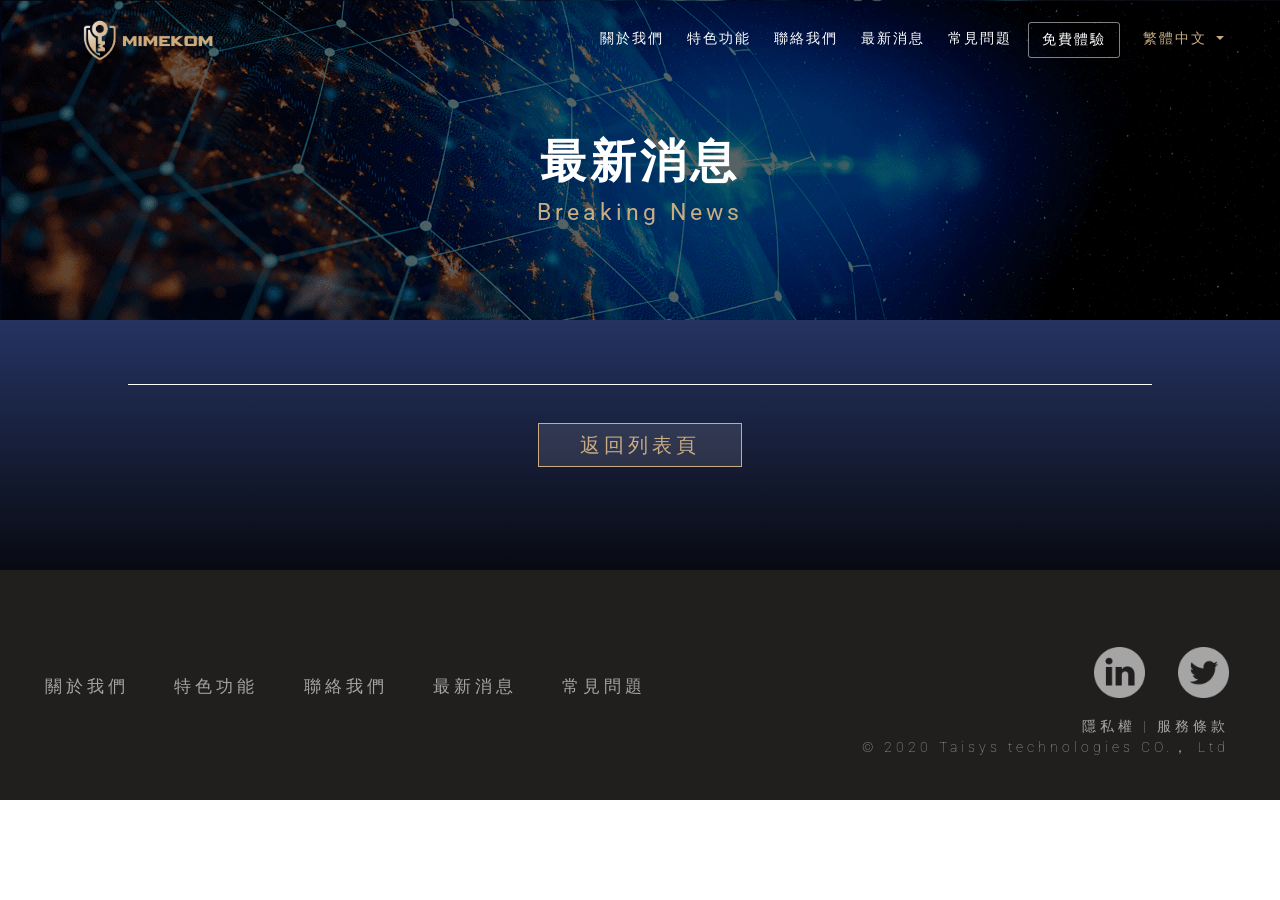
<file: new_page.html>
<!DOCTYPE html>
<html>

<head>
    <title>密ME通 - FAQ</title>
    <meta name="description" content="密ME通是一款專門針對企業需求而開發的硬體加密通訊軟體，僅須持有一張FIPS 140-2 Level
	3的加密薄膜SIM卡，並下載安裝密ME通軟體，即可擁有高安全強度的加密訊息、加密通話、加密視訊、防止截圖、防止錄音、密文保護、並能一鍵匯入企業群組通訊錄等功能，讓您體驗隨時隨地安心溝通，杜絕機密洩漏。">
	
    <meta charset="UTF-8">
    <meta content="width=device-width, initial-scale=1" name="viewport" />
    <!-- Global site tag (gtag.js) - Google Analytics -->
<script async src="https://www.googletagmanager.com/gtag/js?id=UA-180817405-1"></script>
<script>
  window.dataLayer = window.dataLayer || [];
  function gtag(){dataLayer.push(arguments);}
  gtag('js', new Date());

  gtag('config', 'UA-180817405-1');
</script>
    <link rel="stylesheet" type="text/css"
        href="https://stackpath.bootstrapcdn.com/bootstrap/4.5.0/css/bootstrap.min.css">
    <link rel="stylesheet" href="css/hamburgers.css">
    <link rel="stylesheet" href="css/scrolling-nav.css">
    <link rel="stylesheet" href="css/general.css">
    <link rel="stylesheet" type="text/css" href="css/news/new_page.css">
    <link rel="stylesheet" type="text/css" href="css/font_rwd.css">
    <link rel="stylesheet" type="text/css" href="css/general_rwd.css">
    <div id="img-style"></div>
    <link rel="stylesheet" type="text/css" href="css/news/new_page_rwd.css">
</head>

<body>
    <!-- navbar -->
    <nav id="mainNav" class="navbar navbar-expand-md fixed-top navtop">
        <div class="container">
            <a class="navbar-brand js-scroll-trigger" href="index.html"><img class="nav-logo" src="img/logo.png"></a>
            <button class="navbar-toggler hamburger hamburger--collapse" type="button" data-toggle="collapse"
                data-target="#navbarResponsive" aria-controls="navbarResponsive" aria-expanded="false"
                aria-label="Toggle navigation" id="hamburger_icon">
                <span class="hamburger-box navbar-toggler-icon">
                    <span class="hamburger-inner"></span>
                </span>
            </button>
            <div class="collapse navbar-collapse" id="navbarResponsive">
                <ul class="navbar-nav ml-auto trans" id="nav-dropdown">
                    <li class="nav-item">
                        <a class="nav-link md-text" href="index.html#Information">關於我們</a>
                    </li>
                    <li class="nav-item">
                        <a class="nav-link md-text" href="index.html#Feature">特色功能</a>
                    </li>
                    <li class="nav-item">
                        <a class="nav-link md-text" href="index.html#Contact-us">聯絡我們</a>
                    </li>
                    <li class="nav-item">
                        <a class="nav-link  md-text" href="news.html">最新消息</a>
                    </li>

                    <li class="nav-item">
                        <a class="nav-link md-text" href="faq.html">常見問題</a>
                    </li>
                    <li class="nav-item">
                        <a class="nav-link nav-link-btn md-text" href="free.html" target="_blank">免費體驗</a>
                    </li>
                    <li class="nav-item dropdown">
                        <a class="nav-link dropdown-toggle nav-btn-custom md-text" id="dropdownMenuButton"
                            data-toggle="dropdown" aria-haspopup="true" aria-expanded="false">繁體中文
                        </a>
                        <div class="dropdown-menu" aria-labelledby="dropdownMenuButton">
                            <a class="dropdown-item md-text" href="#" style="color: #c9ac82;">繁體中文</a>
                            <a class="dropdown-item md-text" href="#">日本語</a>
                            <a class="dropdown-item md-text" href="#">English</a>
                        </div>
                    </li>
                </ul>
            </div>
        </div>
    </nav>
    <div id="Title">
        <div class="text">
            <p class="lg-title">最新消息</p>
            <p class="sm-title">Breaking News</p>
        </div>
    </div>
    <!-- main content -->
    <div id="Main">
        <div id="Content"></div>
        <div class="line"></div>
        <a href="news.html" class="return">
            <p class="xl-text">返回列表頁</p>
        </a>
    </div>
    <!-- footer -->
    <div id="Footer">
        <div class="contact-btns">
            <a class="lg-text footer_icon footer-btn js-scroll-trigger" href="#Information">關於我們</a>
            <a class="lg-text footer-btn js-scroll-trigger" href="#Feature">特色功能</a>
            <a class="lg-text footer-btn js-scroll-trigger" href="#Contact-us">聯絡我們</a>
            <a class="lg-text footer-btn" href="news.html">最新消息</a>
            <a class="lg-text footer-btn" href="faq.html">常見問題</a>
        </div>
        <div class="right-stuff">
            <a class="icon1" href='https://www.linkedin.com/in/mimekom-taisys-8018a61b9/'></a>
            <a class="icon2" href='https://twitter.com/MIMEKOM'></a>
            <p class="md-text">
                <a data-toggle="modal" data-target="#Privacy">隱私權</a>
                |
                <a data-toggle="modal" data-target="#Service">服務條款</a><br>
                © 2020 Taisys technologies CO.， Ltd
            </p>
            <p class="sm-title mobile">
                <a data-toggle="modal" data-target="#Privacy">隱私權</a>
                |
                <a data-toggle="modal" data-target="#Service">服務條款</a><br>
                © 2020 Taisys technologies CO.， Ltd
            </p>
        </div>
    </div>
    <!-- Modal -->
<!-- Modal -->
<div class="modal fade" id="Privacy" tabindex="-1" role="dialog" aria-labelledby="exampleModalLongTitle"
aria-hidden="true">
<div class="modal-dialog" role="document">
    <div class="modal-content">
        <div class="modal-header">
            <h5 class="modal-title md-title" id="exampleModalLongTitle" style="text-align: center;">
                隱私權政策及個人資料保護聲明</h5>
            <button type="button" class="close" data-dismiss="modal" aria-label="Close">
                <span aria-hidden="true">
                    &times;
                </span>
            </button>
        </div>
        <div class="modal-body lg-text">
            <br>
            <h3 style="text-align: center;">密ME通</h3><br>
            本公司十分重視您的隱私權且遵循「個人資料保護法」之規定，請詳閱下列內容：<br>
            <br>
            1. 適用範圍<br>
            本隱私權及個人資料保護聲明（下稱「本聲明」）適用於本公司為提供密ME通（MIMEKOM）軟體及服務（下稱「本軟體」及「本服務」）所蒐集到可識別身份的資料；也包括本公司處理在商業合作夥伴上，分享用戶的任何身分識別資料。本聲明不適用於本公司以外的公司，也不適用於非本公司所雇用或管理的人員。<br>
            <br>
            2. 個資安全保護<br>
            2.1
            本公司會將每位用戶的個人資料妥善保存於資料儲存系統當中，採取嚴密的防護措施防止未取得授權人員之接觸。為此，本公司可能將用戶之個人資料提供給商業合作夥伴或關係企業。因此業務需要而有必要委託第三者提供服務時，本公司亦會嚴格要求其遵守保密義務，並且採取必要檢查程式以確定其將確實遵守。<br>
            2.2
            用戶應瞭解並同意，本公司依據法律要求，或基於以下目的之合理必要範圍內，認定必須將用戶的帳號資訊或所用設備相關訊息加以保存或揭露予政府機關、司法機關或未成年人之家長或監護人時，得加以保存及揭露：<br>
            2.2.1 遵守法令或政府機關之要求；<br>
            2.2.2 為提供本軟體及本服務所必須者；<br>
            2.2.3 為防止他人權益之重大危害而有必要者；或<br>
            2.2.4 為免除用戶及公眾之生命、身體、自由、權利、財產上之急迫危險者。<br>
            <br>
            3. 用戶個人資料之蒐集目的及類別<br>
            3.1 如下載、安裝、使用本軟體、取得帳號與登錄成為本軟體及本服務之用戶，則本公司將會請用戶提供之個人資料，包括但不限於：姓名、行動電話門號、行動電話SIM卡號碼、電子郵件地址等。<br>
            3.2 本軟體及本服務使用過程中可能需要收集、處理用戶所用設備之資料如下：<br>
            3.2.1 設備之基本資訊：<br>
            包括設備ID、MAC位址、品牌、APP安裝檔名、APP版本號碼、設備解析度、系統版本號碼和藍芽連接資訊。<br>
            3.2.2 網路資訊：<br>
            包括網路連接狀態、連網模式、晶片管家網路使用權限。<br>
            3.2.3 個人資訊：包括帳號資訊、連絡人資訊等。<br>
            3.2.4 應用程式資訊：包括服務是否啟動等。<br>
            3.3 本軟體使用過程中需要連網和取得或使用以下設備權限或功能：儲存、照相機、連絡人、藍芽、麥克風。<br>
            <br>
            4. 個人資料利用之期間、地區、對象及方式<br>
            4.1 期間：<br>
            4.1.1 依據上開蒐集目的之存續期間。<br>
            4.1.2 依相關法令規定或契約約定之保存年限。<br>
            4.2 地區：<br>
            本公司所在地、本公司之關係企業及與本公司有業務往來之商業合作夥伴所在地。<br>
            4.3 使用對象：<br>
            本公司、本公司之關係企業及與本公司有業務往來之商業合作夥伴。<br>
            4.4 方式：<br>
            以自動化機器或其他非自動化之利用方式（例如言詞、書面、電話、簡訊、電子郵件、傳真、電子文件、新聞雜誌、政府公報或網站公告等紙本或非紙本及其他合於當時科技之適當方式）利用之。<br>
            <br>
            5. 個資之蒐集、處理、利用及告知事項<br>
            5.1
            用戶瞭解並同意本公司在符合提供本軟體及本服務之使用目的下蒐集其個人資料。本公司承諾依個人資料保護法規定蒐集、處理、利用及保存每位用戶之個人資料，且承諾於符合提供本軟體及本服務之使用目的下使用上述個人資料。<br>
            5.2 用戶針對本公司所保有之用戶個人資料，得行使下列權利：<br>
            5.2.1 得向本公司查詢、請求閱覽或請求製給複製本。<br>
            5.2.2 得向本公司請求補充或更正，惟依法用戶應為適當之釋明。<br>
            5.2.3 得向本公司請求停止蒐集、處理或利用及請求刪除，惟依法本公司因執行業務所必須者，得不依用戶請求為之。<br>
            <br>
            6. 用戶不提供個人資料所致權益之影響<br>
            本公司係基於上述目的而須蒐集、處理或利用用戶之個人資料，如用戶不同意本公司蒐集、處理及利用用戶之個人資料，或是用戶之個人資料提供不完整，則本公司將無法提供用戶最完善服務，尚請見諒。<br>
            <br>
            7. 連結網頁之使用<br>
            本軟體提供與其他網站的連結，用戶可經由該連結，點選進入其他網站；但此方式並不保證您於該連結網站中的隱私權。<br>
            <br>
            8. 本聲明之修正<br>
            本聲明將因應需求隨時進行修正，以落實保障用戶隱私權及個人資料之立意。修正後之本聲明將同步刊登於官方網頁與最新版之本軟體內。<br>
            <br><br><br><br><br>
            <hr/><br>
            <h3 style="text-align: center;">晶片管家</h3><br>
            本公司十分重視您的隱私權且遵循「個人資料保護法」之規定，請詳閱下列內容：<br>
            <br>
            1. 適用範圍<br>
            本隱私權及個人資料保護聲明（下稱「本聲明」）適用於本公司為提供晶片管家軟體及服務（下稱「本軟體」及「本服務」）所蒐集到可識別身份的資料；也包括本公司處理在商業合作夥伴上，分享用戶的任何身分識別資料。本聲明不適用於本公司以外的公司，也不適用於非本公司所雇用或管理的人員。<br>
            <br>
            2. 個資安全保護<br>
            2.1
            本公司會將每位用戶的個人資料妥善保存於資料儲存系統當中，採取嚴密的防護措施防止未取得授權人員之接觸。為此，本公司可能將用戶之個人資料提供給商業合作夥伴或關係企業。因此業務需要而有必要委託第三者提供服務時，本公司亦會嚴格要求其遵守保密義務，並且採取必要檢查程式以確定其將確實遵守。<br>
            2.2
            用戶應瞭解並同意，本公司依據法律要求，或基於以下目的之合理必要範圍內，認定必須將用戶的帳號資訊或所用設備相關訊息加以保存或揭露予政府機關、司法機關或未成年人之家長或監護人時，得加以保存及揭露：<br>
            2.2.1 遵守法令或政府機關之要求；<br>
            2.2.2 為提供本軟體及本服務所必須者；<br>
            2.2.3 為防止他人權益之重大危害而有必要者；或<br>
            2.2.4 為免除用戶及公眾之生命、身體、自由、權利、財產上之急迫危險者。<br>
            <br>
            3. 用戶個人資料之蒐集目的及類別<br>
            3.1 如下載、安裝、使用本軟體、取得帳號與登錄成為本軟體及本服務之用戶，則本公司將會請用戶提供之個人資料，包括但不限於：姓名、行動電話門號、行動電話SIM卡號碼、電子郵件地址等。<br>
            3.2 本軟體及本服務使用過程中可能需要收集、處理用戶所用設備之資料如下：<br>
            3.2.1 設備之基本資訊：<br>
            包括設備ID、MAC位址、品牌、APP安裝檔名、APP版本號碼、設備解析度、系統版本號碼和藍芽連接資訊。<br>
            3.2.2 網路資訊：<br>
            包括網路連接狀態、連網模式、晶片管家網路使用權限。<br>
            3.2.3 個人資訊：包括帳號資訊、連絡人資訊等。<br>
            3.2.4 應用程式資訊：包括服務是否啟動等。<br>
            3.3 本軟體使用過程中需要連網和取得或使用以下設備權限或功能：儲存、照相機、連絡人、藍芽、麥克風。<br>
            <br>
            4. 個人資料利用之期間、地區、對象及方式<br>
            4.1 期間：<br>
            4.1.1 依據上開蒐集目的之存續期間。<br>
            4.1.2 依相關法令規定或契約約定之保存年限。<br>
            4.2 地區：<br>
            本公司所在地、本公司之關係企業及與本公司有業務往來之商業合作夥伴所在地。<br>
            4.3 使用對象：<br>
            本公司、本公司之關係企業及與本公司有業務往來之商業合作夥伴。<br>
            4.4 方式：<br>
            以自動化機器或其他非自動化之利用方式（例如言詞、書面、電話、簡訊、電子郵件、傳真、電子文件、新聞雜誌、政府公報或網站公告等紙本或非紙本及其他合於當時科技之適當方式）利用之。<br>
            <br>
            5. 個資之蒐集、處理、利用及告知事項<br>
            5.1
            用戶瞭解並同意本公司在符合提供本軟體及本服務之使用目的下蒐集其個人資料。本公司承諾依個人資料保護法規定蒐集、處理、利用及保存每位用戶之個人資料，且承諾於符合提供本軟體及本服務之使用目的下使用上述個人資料。<br>
            5.2 用戶針對本公司所保有之用戶個人資料，得行使下列權利：<br>
            5.2.1 得向本公司查詢、請求閱覽或請求製給複製本。<br>
            5.2.2 得向本公司請求補充或更正，惟依法用戶應為適當之釋明。<br>
            5.2.3 得向本公司請求停止蒐集、處理或利用及請求刪除，惟依法本公司因執行業務所必須者，得不依用戶請求為之。<br>
            <br>
            6. 用戶不提供個人資料所致權益之影響<br>
            本公司係基於上述目的而須蒐集、處理或利用用戶之個人資料，如用戶不同意本公司蒐集、處理及利用用戶之個人資料，或是用戶之個人資料提供不完整，則本公司將無法提供用戶最完善服務，尚請見諒。<br>
            <br>
            7. 連結網頁之使用<br>
            本軟體提供與其他網站的連結，用戶可經由該連結，點選進入其他網站；但此方式並不保證您於該連結網站中的隱私權。<br>
            <br>
            8. 本聲明之修正<br>
            本聲明將因應需求隨時進行修正，以落實保障用戶隱私權及個人資料之立意。修正後之本聲明將同步刊登於官方網頁與最新版之本軟體內。<br>

        </div>
        <div class="modal-footer">
            <button type="button" class="btn btn-secondary" data-dismiss="modal">Close</button>
        </div>
    </div>
</div>
</div>
<div class="modal fade" id="Service" tabindex="-1" role="dialog" aria-labelledby="exampleModalLongTitle"
aria-hidden="true">
<div class="modal-dialog" role="document">
    <div class="modal-content">
        <div class="modal-header">
            <h5 class="modal-title md-title" id="exampleModalLongTitle" style="text-align: center;">服務條款</h5>
            <button type="button" class="close" data-dismiss="modal" aria-label="Close">
                <span aria-hidden="true">
                    &times;
                </span>
            </button>
        </div>
        <div class="modal-body lg-text">
            <br>
            <h3 style="text-align: center;">密ME通</h3><br>
            太思科技股份有限公司（下稱「本公司」）依照以下條款之約定(下稱「本條款」)，提供用戶使用密ME通（MIMEKOM）軟體及服務(下稱「本軟體」及「本服務」)。請用戶務必詳細閱讀本條款相關內容以保障權益。
            <br>
            1. 對本條款之同意<br>
            1.1 本軟體及本服務如一經用戶實際使用，則將視為已確實閱讀、瞭解並不可撤銷地同意遵守本條款。<br>
            1.2 若用戶未滿二十歲，則除用戶本人須遵守本條款外，其家長（或監護人）應同時閱讀、瞭解並同意遵守本條款之所有內容，用戶方得使用或繼續使用本軟體及本服務。<br>
            <br>
            2. 服務內容<br>
            2.1
            本公司給予用戶一項不可轉讓及非排他性的許可，以使用本軟體及本服務。用戶可以為非商業目的在單一台終端設備上安裝、使用本軟體。用戶可以為使用本軟體及服務的目的複製本軟體的一個副本，僅用作備份。備份副本必須包含原軟體中含有的所有著作權資訊。<br>
            2.2 本條款所未明示授權的其他一切權利仍由本公司保留，用戶在行使這些權利時，須另外取得本公司的書面許可。本公司如果未行使前述任何權利，並不構成對該權利的放棄。<br>
            2.3 用戶除需自行配備使用本軟體及本服務服務所需之終端設備並負擔所需費用（包括但不限於預載本軟體之行動傳輸費用）外，此亦表示用戶已同意並應遵守該設備之使用條款或相關說明。<br>
            2.4
            本公司已為不同的終端、系統等開發不同的軟體版本，用戶可依實際情況選擇合適的版本進行安裝。安裝程式後，用戶需要按照該程式提示的步驟正確安裝。本公司保留在任何時候為用戶提供本軟體的修改、升級版本的權利，以及為修改或升級服務收取費用的權利。軟體新版本發布後，本公司不保證舊版本軟體的繼續可用。<br>
            2.5
            本公司擁有未經事先通知用戶而修改本軟體功能、中斷或中止軟體使用的權利。本公司行使修改或中斷軟體使用的權利所造成之任何損失，除本公司對之有故意或重大過失外，用戶同意本公司不需對用戶或任何商業合作夥伴負責。<br>
            <br>
            3. 帳號<br>
            3.1
            用戶應妥善保管其於本軟體及本服務之帳號和密碼，並就其帳號及密碼項下的一切活動負全部責任。如因用戶自身原因導致被他人獲悉自己的之帳號資料（包括但不限於密ME通帳號、密碼、安全晶片PIN碼、其他相關個人資料），則應由用戶自行承擔因此所致的損害。<br>
            3.2 本軟體及本服務之用戶得隨時自行停止使用本軟體及本服務。於用戶自行停止使用本軟體及服務後，本公司將依本條款第3.4條之規定處理其帳號。<br>
            3.3
            如用戶違反本條款時，本公司應通知該用戶以使其改善，如該用戶無視通知而仍未改善或仍繼續違反本條款時，本公司得不通知該用戶而立即刪除其帳號，並終止提供本軟體及本服務。但如有事實足認用戶違反本條款第6.2條或第6.3條時，本公司得不通知該用戶而立即刪除其帳號，並終止提供本軟體及本服務。<br>
            3.4 就自最後一次連線起已超過一年以上未使用之帳號，本公司依本條款得刪除該帳號，但應於刪除之15日前通知該帳號之用戶，如於此期間用戶有使用該帳號者，則不應予刪除。<br>
            <br>
            4. 權利歸屬<br>
            本公司就本軟體及本服務所提供之所有著作及資料，其著作權、專利權、商標、營業秘密、其他智慧財產權、所有權及其他權利，均為本公司或其合法權利人所有，除事先經本公司或合法權利人之合法授權外，用戶不得擅自重制、公開傳輸、改作、編輯、散布或以其他任何形式，基於任何目的加以使用，否則應負擔相關之法律責任。基此，用戶不得對本軟體進行反向工程、反向編譯或反向彙編或以其他方式試圖發現本軟體的原始程式碼和演算法，亦不得修改本軟體、禁用本軟體的任何功能或創作基於本軟體的衍生作品，否則應負擔相關之法律責任。<br>
            <br>
            5. 隱私權及個人資料<br>
            5.1 針對用戶所提供之個人資料，包括姓名、電話號碼、電子郵寄地址及其他依法受保護之個人資料，非經用戶之同意或依法令之規定，本公司絕不對外揭露。<br>
            5.2
            本軟體使用過程中可能需要收集、處理用戶所用設備的如下資料：設備的基本資訊，包括設備ID、MAC位址、品牌、APP安裝檔名、APP版本號碼、設備解析度、系統版本號碼和藍芽連接資訊；網路資訊，包括網路連接狀態、連網模式、晶片管家網路使用權限；個人資訊，包括帳號資訊、連絡人資訊等；應用程式資訊，包括服務是否啟動等。<br>
            5.3 本軟體使用過程中需要連上網路和取得使用以下設備或其功能之許可：儲存、照相機、連絡人、藍芽、麥克風。<br>
            5.4
            本公司非常重視對用戶個人資料及隱私權的保護，本公司僅將上述相關個人資料用於改進產品或向用戶提供自訂服務或技術支援，而不會以任何其他可識別用戶個人身份的形式揭露該等個人資料。<br>
            5.5
            對於用戶所登錄或留存之個人資料，用戶同意本公司、與本公司合作之商業夥伴，得於合理之範圍內蒐集、處理及利用該等個人資料，以作為資料統計分析、網路行為之調查研究或為其他任何合法之使用。<br>
            5.6 有關本軟體及本服務使用者資料使用與保護之細部約定，用戶同意依照本公司所載之隱私權及個人資料保護聲明<br>
            <br>
            6. 用戶責任與義務<br>
            6.1
            用戶使用本軟體及本服務除應遵守相關國家或地區的法令、一切相關規定與慣例及本條款規範外，若用戶行為涉及不法時，應自負相關法律責任，本公司並將主動報請或配合司法機關或相關主管機關調查處理。如因用戶違背本條款或相關法令，或有侵害他人權利之不法或不當行為，致本公司或關係企業、受雇人、受託人、代理人及其他相關履行輔助人受有損害或支出費用（包括但不限於因進行民事、刑事及行政訴訟所支出之訴訟費用及律師費）時，用戶應負擔損害賠償責任。<br>
            6.2 除非法律允許或本公司書面許可，用戶不得從事下列行為：<br>
            6.2.1 刪除本軟體及其副本上關於著作權的資訊；<br>
            6.2.2 對本軟體進行反向工程、反向彙編、反向編譯，或者以其他方式試圖發現本軟體的原始程式碼；<br>
            6.2.3 對本公司及合法權利人擁有智慧財產權的內容進行出租、出借、複製、修改、連結、轉載、改作、發表、出版、建立鏡像網站等；<br>
            6.2.4
            對本軟體或者本軟體運行過程中釋放到任何終端記憶體中的資料、軟體運行過程中用戶端與伺服器端的交互資料，以及本軟體運行所必需的系統資料，進行複製、修改、增加、刪除、掛載執行或創作任何衍生作品，形式包括但不限於使用外掛程式、外掛或非經本公司授權的商業合作夥伴工具或服務接入本軟體和相關系統；<br>
            6.2.5 通過修改或偽造本軟體運行中的指令、資料，增加、刪減、變動本軟體的功能或執行效果，或者將用於上述用途的軟體、方法進行營利或公開傳輸，無論此等行為是否為商業目的；<br>
            6.2.6 通過非本公司開發、授權的商業合作夥伴軟體、外掛程式、外掛、系統，登錄或使用本軟體及本服務，或製作、散布、傳輸上述工具；<br>
            6.2.7 其他未經本公司明示授權的行為。<br>
            6.3
            用戶理解並同意，用戶不得利用其帳號或本軟體及本服務製作、複製、散布、傳輸如下干擾密ME通(MIMEKOM)正常營運，以及侵犯其他用戶或商業合作夥伴合法權益的內容，包括但不限於：<br>
            6.3.1 散布、播送、傳輸、儲存違反當地國家法律法規禁止的內容；<br>
            6.3.2 散布、播送、傳輸、儲存侵害他人名譽權、肖像權、智慧財產權、商業秘密等合法權利的內容；<br>
            6.3.3 散布、播送、傳輸、儲存侵害他人隱私或個人資料的內容；<br>
            6.3.4 發表、播送、傳輸騷擾、廣告資訊、垃圾資訊或任何含有性或性暗示的內容；<br>
            6.3.5 其他違反法律法規、政策及善良風俗或干擾本軟體及本服務正常營運和侵犯其他使用者或商業合作夥伴合法權益的內容。<br>
            6.4
            用戶理解並同意，本軟體同大多數電腦軟體及手機應用程式一般，可能會受多種因素影響，包括但不限於用戶自身的原因、網路服務品質、社會環境等；也可能會產生各種安全問題，包括但不限於他人非法利用用戶資料，進行現實中的騷擾；用戶下載安裝的其他軟體或存取的其他網站中可能含有病毒、木馬程式或其他惡意程式，威脅用戶的終端設備資訊和資料安全，繼而影響本軟體的正常使用等。因此，用戶應加強資訊安全及個人資料的保護意識，注意密碼保護，以免遭受損失。<br>
            <br>
            7. 安全維護責任<br>
            7.1
            當用戶通知本公司其帳號遭第三人入侵（如帳號遭他人竊取）時，本公司應於確認該入侵行為後，對該帳號進行停權或刪除以保護該被入侵之帳號。就帳號遭竊取之用戶，本公司應提供該用戶關於如何創設新的帳號或回復帳號（僅限於技術可行之範圍）之資訊。<br>
            7.2
            本公司將盡力維護本軟體及本服務符合當時科技水準可合理期待之安全性，以防止不法入侵、取得、竄改、毀損用戶使用本軟體及本服務之相關紀錄或個人資料，並於系統遭不法入侵或破壞時，採取合理措施以儘速予以回復。<br>
            <br>
            8. 免責聲明<br>
            8.1
            用戶特此確認，用戶知悉本軟體所有功能及本公司為實現本軟體各項功能所進行的必要操作，用戶係依自身需求自行選擇使用本軟體及本服務，因使用本軟體及本服務所存在的風險和一切後果，應由用戶自行承擔。本公司將盡力維護用戶使用本軟體的合法權益及服務的及時性、安全性、真實性、穩定性，但本公司不保證本軟體及本服務一定滿足用戶的需求，亦不保證本軟體及本服務不具有事實瑕疵或法律瑕疵。對於用戶使用本軟體出現的資訊刪除或儲存失敗，本公司亦不承擔任何責任。<br>
            8.2
            本公司對本軟體及本服務所涉及的境內外基礎電信業者的電信通訊網路的故障、技術缺陷、覆蓋範圍限制、不可抗力、電腦病毒、駭客攻擊、客戶所在位置、客戶關機或其他非本公司技術能力範圍內的事由等造成的服務中斷、內容丟失、亂碼、錯誤接收、無法接收、遲延接收等，除非本公司對之具有故意或重大過失，否則本公司不承擔任何責任。<br>
            8.3 用戶如無法使用本軟體及本服務時，其所致生之任何直接、間接、衍生、或特別損害等，除非本公司對之具有故意或重大過失，否則本公司均不負任何賠償責任。<br>
            8.4
            本軟體提供用戶可下載商業合作夥伴的應用程式（下稱「商業合作夥伴程式」），用戶可以選擇是否下載及使用該等商業合作夥伴程式。如用戶選擇使用此等商業合作夥伴程式，則應遵循相應商業合作夥伴授權合約的規定。<br>
            8.5
            用戶承認並且同意，本公司對此類商業合作夥伴程式的可用性不負任何責任，並對其內容、廣告、產品、服務或對其適用的其它資料不負任何責任。用戶應明確承認並同意獨立承擔適用此類商業合作夥伴程式的風險，以及其帶來的品質、性能、準確性等方面的風險。用戶同意，對於使用或者信賴此類商業合作夥伴程式之內容、產品或服務而導致、涉嫌導致或有關的損壞或損失，包括但不僅限於移動設備的損壞或資料丟失，除非本公司對之具有故意或重大過失，否則本公司不負任何直接或間接責任。用戶提供給此類商業合作夥伴程式提供者的任何資訊和個人資料，應遵守該商業合作夥伴程式提供者的個人資料及隱私保護措施。本公司特此聲明，除非本公司對之具故意或重大過失，否則本公司不對商業合作夥伴程式提供者所為的任何資料揭露或者任何其它行為負責。對有關用戶的個人資訊是否遭任何商業合作夥伴程式提供者利用以及此類商業合作夥伴程式提供者對此等個人資訊的可能用途，本公司明確聲明，除非本公司對之具有故意或重大過失，否則本公司不承擔任何責任。<br>
            <br>
            9. 條款之修正及個別條款之效力<br>
            9.1
            本公司保留得隨時新增、修改或刪除本條款、本軟體及本服務之全部或一部份之權利，並隨時透過本軟體的最新版本中公布相關條款或本公司網站公布之，所修正內容自公布時起生效，而不另行個別通知。<br>
            9.2
            用戶、用戶之家長或監護人於第9.1條之公布後15日內未為反對之表示者，視為接受本條款、本軟體及本服務內容之變更。有為反對之表示者，則視為終止契約之通知，本公司將因此無法繼續向表示反對之用戶提供本軟體及本服務。<br>
            9.3 本條款所定之任何條款，其全部或一部無效時，不影響其他條款之效力。<br>
            <br>
            10. 準據法及管轄法院<br>
            本條款之準據法為中華民國法律。如本條款中存在或因用戶對本軟體及本服務的使用而產生任何形式的不能和解的爭議，則用戶和本公司一致同意由臺灣臺北地方法院作為第一審管轄法院。<br>
            <br><br><br><br><br>
            <hr/><br>
            <h3 style="text-align: center;">晶片管家</h3><br>
            太思科技股份有限公司（下稱「本公司」）依照以下條款之約定(下稱「本條款」)，提供用戶使用晶片管家軟體及服務(下稱「本軟體」及「本服務」)。請用戶務必詳細閱讀本條款相關內容以保障權益。
            <br>
            1. 對本條款之同意<br>
            1.1 本軟體及本服務如一經用戶實際使用，則將視為已確實閱讀、瞭解並不可撤銷地同意遵守本條款。<br>
            1.2 若用戶未滿二十歲，則除用戶本人須遵守本條款外，其家長（或監護人）應同時閱讀、瞭解並同意遵守本條款之所有內容，用戶方得使用或繼續使用本軟體及本服務。<br>
            <br>
            2. 服務內容<br>
            2.1
            本公司給予用戶一項不可轉讓及非排他性的許可，以使用本軟體及本服務。用戶可以為非商業目的在單一台終端設備上安裝、使用本軟體。用戶可以為使用本軟體及服務的目的複製本軟體的一個副本，僅用作備份。備份副本必須包含原軟體中含有的所有著作權資訊。<br>
            2.2 本條款所未明示授權的其他一切權利仍由本公司保留，用戶在行使這些權利時，須另外取得本公司的書面許可。本公司如果未行使前述任何權利，並不構成對該權利的放棄。<br>
            2.3 用戶除需自行配備使用本軟體及本服務服務所需之終端設備並負擔所需費用（包括但不限於預載本軟體之行動傳輸費用）外，此亦表示用戶已同意並應遵守該設備之使用條款或相關說明。<br>
            2.4
            本公司已為不同的終端、系統等開發不同的軟體版本，用戶可依實際情況選擇合適的版本進行安裝。安裝程式後，用戶需要按照該程式提示的步驟正確安裝。本公司保留在任何時候為用戶提供本軟體的修改、升級版本的權利，以及為修改或升級服務收取費用的權利。軟體新版本發布後，本公司不保證舊版本軟體的繼續可用。<br>
            2.5
            本公司擁有未經事先通知用戶而修改本軟體功能、中斷或中止軟體使用的權利。本公司行使修改或中斷軟體使用的權利所造成之任何損失，除本公司對之有故意或重大過失外，用戶同意本公司不需對用戶或任何商業合作夥伴負責。<br>
            <br>
            3. 帳號<br>
            3.1
            用戶應妥善保管其於本軟體及本服務之帳號和密碼，並就其帳號及密碼項下的一切活動負全部責任。如因用戶自身原因導致被他人獲悉自己的之帳號資料（包括但不限於密ME通帳號、密碼、安全晶片PIN碼、其他相關個人資料），則應由用戶自行承擔因此所致的損害。<br>
            3.2 本軟體及本服務之用戶得隨時自行停止使用本軟體及本服務。於用戶自行停止使用本軟體及服務後，本公司將依本條款第3.4條之規定處理其帳號。<br>
            3.3
            如用戶違反本條款時，本公司應通知該用戶以使其改善，如該用戶無視通知而仍未改善或仍繼續違反本條款時，本公司得不通知該用戶而立即刪除其帳號，並終止提供本軟體及本服務。但如有事實足認用戶違反本條款第6.2條或第6.3條時，本公司得不通知該用戶而立即刪除其帳號，並終止提供本軟體及本服務。<br>
            3.4 就自最後一次連線起已超過一年以上未使用之帳號，本公司依本條款得刪除該帳號，但應於刪除之15日前通知該帳號之用戶，如於此期間用戶有使用該帳號者，則不應予刪除。<br>
            <br>
            4. 權利歸屬<br>
            本公司就本軟體及本服務所提供之所有著作及資料，其著作權、專利權、商標、營業秘密、其他智慧財產權、所有權及其他權利，均為本公司或其合法權利人所有，除事先經本公司或合法權利人之合法授權外，用戶不得擅自重制、公開傳輸、改作、編輯、散布或以其他任何形式，基於任何目的加以使用，否則應負擔相關之法律責任。基此，用戶不得對本軟體進行反向工程、反向編譯或反向彙編或以其他方式試圖發現本軟體的原始程式碼和演算法，亦不得修改本軟體、禁用本軟體的任何功能或創作基於本軟體的衍生作品，否則應負擔相關之法律責任。<br>
            <br>
            5. 隱私權及個人資料<br>
            5.1 針對用戶所提供之個人資料，包括姓名、電話號碼、電子郵寄地址及其他依法受保護之個人資料，非經用戶之同意或依法令之規定，本公司絕不對外揭露。<br>
            5.2
            本軟體使用過程中可能需要收集、處理用戶所用設備的如下資料：設備的基本資訊，包括設備ID、MAC位址、品牌、APP安裝檔名、APP版本號碼、設備解析度、系統版本號碼和藍芽連接資訊；網路資訊，包括網路連接狀態、連網模式、晶片管家網路使用權限；個人資訊，包括帳號資訊、連絡人資訊等；應用程式資訊，包括服務是否啟動等。<br>
            5.3 本軟體使用過程中需要連上網路和取得使用以下設備或其功能之許可：儲存、照相機、連絡人、藍芽、麥克風。<br>
            5.4
            本公司非常重視對用戶個人資料及隱私權的保護，本公司僅將上述相關個人資料用於改進產品或向用戶提供自訂服務或技術支援，而不會以任何其他可識別用戶個人身份的形式揭露該等個人資料。<br>
            5.5
            對於用戶所登錄或留存之個人資料，用戶同意本公司、與本公司合作之商業夥伴，得於合理之範圍內蒐集、處理及利用該等個人資料，以作為資料統計分析、網路行為之調查研究或為其他任何合法之使用。<br>
            5.6 有關本軟體及本服務使用者資料使用與保護之細部約定，用戶同意依照本公司所載之隱私權及個人資料保護聲明<br>
            <br>
            6. 用戶責任與義務<br>
            6.1
            用戶使用本軟體及本服務除應遵守相關國家或地區的法令、一切相關規定與慣例及本條款規範外，若用戶行為涉及不法時，應自負相關法律責任，本公司並將主動報請或配合司法機關或相關主管機關調查處理。如因用戶違背本條款或相關法令，或有侵害他人權利之不法或不當行為，致本公司或關係企業、受雇人、受託人、代理人及其他相關履行輔助人受有損害或支出費用（包括但不限於因進行民事、刑事及行政訴訟所支出之訴訟費用及律師費）時，用戶應負擔損害賠償責任。<br>
            6.2 除非法律允許或本公司書面許可，用戶不得從事下列行為：<br>
            6.2.1 刪除本軟體及其副本上關於著作權的資訊；<br>
            6.2.2 對本軟體進行反向工程、反向彙編、反向編譯，或者以其他方式試圖發現本軟體的原始程式碼；<br>
            6.2.3 對本公司及合法權利人擁有智慧財產權的內容進行出租、出借、複製、修改、連結、轉載、改作、發表、出版、建立鏡像網站等；<br>
            6.2.4
            對本軟體或者本軟體運行過程中釋放到任何終端記憶體中的資料、軟體運行過程中用戶端與伺服器端的交互資料，以及本軟體運行所必需的系統資料，進行複製、修改、增加、刪除、掛載執行或創作任何衍生作品，形式包括但不限於使用外掛程式、外掛或非經本公司授權的商業合作夥伴工具或服務接入本軟體和相關系統；<br>
            6.2.5 通過修改或偽造本軟體運行中的指令、資料，增加、刪減、變動本軟體的功能或執行效果，或者將用於上述用途的軟體、方法進行營利或公開傳輸，無論此等行為是否為商業目的；<br>
            6.2.6 通過非本公司開發、授權的商業合作夥伴軟體、外掛程式、外掛、系統，登錄或使用本軟體及本服務，或製作、散布、傳輸上述工具；<br>
            6.2.7 其他未經本公司明示授權的行為。<br>
            6.3
            用戶理解並同意，用戶不得利用其帳號或本軟體及本服務製作、複製、散布、傳輸如下干擾密ME通(MIMEKOM)正常營運，以及侵犯其他用戶或商業合作夥伴合法權益的內容，包括但不限於：<br>
            6.3.1 散布、播送、傳輸、儲存違反當地國家法律法規禁止的內容；<br>
            6.3.2 散布、播送、傳輸、儲存侵害他人名譽權、肖像權、智慧財產權、商業秘密等合法權利的內容；<br>
            6.3.3 散布、播送、傳輸、儲存侵害他人隱私或個人資料的內容；<br>
            6.3.4 發表、播送、傳輸騷擾、廣告資訊、垃圾資訊或任何含有性或性暗示的內容；<br>
            6.3.5 其他違反法律法規、政策及善良風俗或干擾本軟體及本服務正常營運和侵犯其他使用者或商業合作夥伴合法權益的內容。<br>
            6.4
            用戶理解並同意，本軟體同大多數電腦軟體及手機應用程式一般，可能會受多種因素影響，包括但不限於用戶自身的原因、網路服務品質、社會環境等；也可能會產生各種安全問題，包括但不限於他人非法利用用戶資料，進行現實中的騷擾；用戶下載安裝的其他軟體或存取的其他網站中可能含有病毒、木馬程式或其他惡意程式，威脅用戶的終端設備資訊和資料安全，繼而影響本軟體的正常使用等。因此，用戶應加強資訊安全及個人資料的保護意識，注意密碼保護，以免遭受損失。<br>
            <br>
            7. 安全維護責任<br>
            7.1
            當用戶通知本公司其帳號遭第三人入侵（如帳號遭他人竊取）時，本公司應於確認該入侵行為後，對該帳號進行停權或刪除以保護該被入侵之帳號。就帳號遭竊取之用戶，本公司應提供該用戶關於如何創設新的帳號或回復帳號（僅限於技術可行之範圍）之資訊。<br>
            7.2
            本公司將盡力維護本軟體及本服務符合當時科技水準可合理期待之安全性，以防止不法入侵、取得、竄改、毀損用戶使用本軟體及本服務之相關紀錄或個人資料，並於系統遭不法入侵或破壞時，採取合理措施以儘速予以回復。<br>
            <br>
            8. 免責聲明<br>
            8.1
            用戶特此確認，用戶知悉本軟體所有功能及本公司為實現本軟體各項功能所進行的必要操作，用戶係依自身需求自行選擇使用本軟體及本服務，因使用本軟體及本服務所存在的風險和一切後果，應由用戶自行承擔。本公司將盡力維護用戶使用本軟體的合法權益及服務的及時性、安全性、真實性、穩定性，但本公司不保證本軟體及本服務一定滿足用戶的需求，亦不保證本軟體及本服務不具有事實瑕疵或法律瑕疵。對於用戶使用本軟體出現的資訊刪除或儲存失敗，本公司亦不承擔任何責任。<br>
            8.2
            本公司對本軟體及本服務所涉及的境內外基礎電信業者的電信通訊網路的故障、技術缺陷、覆蓋範圍限制、不可抗力、電腦病毒、駭客攻擊、客戶所在位置、客戶關機或其他非本公司技術能力範圍內的事由等造成的服務中斷、內容丟失、亂碼、錯誤接收、無法接收、遲延接收等，除非本公司對之具有故意或重大過失，否則本公司不承擔任何責任。<br>
            8.3 用戶如無法使用本軟體及本服務時，其所致生之任何直接、間接、衍生、或特別損害等，除非本公司對之具有故意或重大過失，否則本公司均不負任何賠償責任。<br>
            8.4
            本軟體提供用戶可下載商業合作夥伴的應用程式（下稱「商業合作夥伴程式」），用戶可以選擇是否下載及使用該等商業合作夥伴程式。如用戶選擇使用此等商業合作夥伴程式，則應遵循相應商業合作夥伴授權合約的規定。<br>
            8.5
            用戶承認並且同意，本公司對此類商業合作夥伴程式的可用性不負任何責任，並對其內容、廣告、產品、服務或對其適用的其它資料不負任何責任。用戶應明確承認並同意獨立承擔適用此類商業合作夥伴程式的風險，以及其帶來的品質、性能、準確性等方面的風險。用戶同意，對於使用或者信賴此類商業合作夥伴程式之內容、產品或服務而導致、涉嫌導致或有關的損壞或損失，包括但不僅限於移動設備的損壞或資料丟失，除非本公司對之具有故意或重大過失，否則本公司不負任何直接或間接責任。用戶提供給此類商業合作夥伴程式提供者的任何資訊和個人資料，應遵守該商業合作夥伴程式提供者的個人資料及隱私保護措施。本公司特此聲明，除非本公司對之具故意或重大過失，否則本公司不對商業合作夥伴程式提供者所為的任何資料揭露或者任何其它行為負責。對有關用戶的個人資訊是否遭任何商業合作夥伴程式提供者利用以及此類商業合作夥伴程式提供者對此等個人資訊的可能用途，本公司明確聲明，除非本公司對之具有故意或重大過失，否則本公司不承擔任何責任。<br>
            <br>
            9. 條款之修正及個別條款之效力<br>
            9.1
            本公司保留得隨時新增、修改或刪除本條款、本軟體及本服務之全部或一部份之權利，並隨時透過本軟體的最新版本中公布相關條款或本公司網站公布之，所修正內容自公布時起生效，而不另行個別通知。<br>
            9.2
            用戶、用戶之家長或監護人於第9.1條之公布後15日內未為反對之表示者，視為接受本條款、本軟體及本服務內容之變更。有為反對之表示者，則視為終止契約之通知，本公司將因此無法繼續向表示反對之用戶提供本軟體及本服務。<br>
            9.3 本條款所定之任何條款，其全部或一部無效時，不影響其他條款之效力。<br>
            <br>
            10. 準據法及管轄法院<br>
            本條款之準據法為中華民國法律。如本條款中存在或因用戶對本軟體及本服務的使用而產生任何形式的不能和解的爭議，則用戶和本公司一致同意由臺灣臺北地方法院作為第一審管轄法院。<br>



        </div>
        <div class="modal-footer">
            <button type="button" class="btn btn-secondary" data-dismiss="modal">Close</button>
        </div>
    </div>
</div>
</div>
    <!-- Bootstrap core JavaScript -->
    <script src="vendor/jquery/jquery.min.js"></script>
    <script src="vendor/bootstrap/js/bootstrap.bundle.min.js"></script>

    <!-- Plugin JavaScript -->
    <script src="vendor/jquery-easing/jquery.easing.min.js"></script>

    <!-- Custom JavaScript for this theme -->
    <script src="js/nav_on_scroll.js"></script>
    <script src="js/scrolling-nav.js"></script>
    <!-- for search -->
    <script src="js/data.js"></script>
    <script src="js/new_page.js"></script>
</body>

</html>
</file>
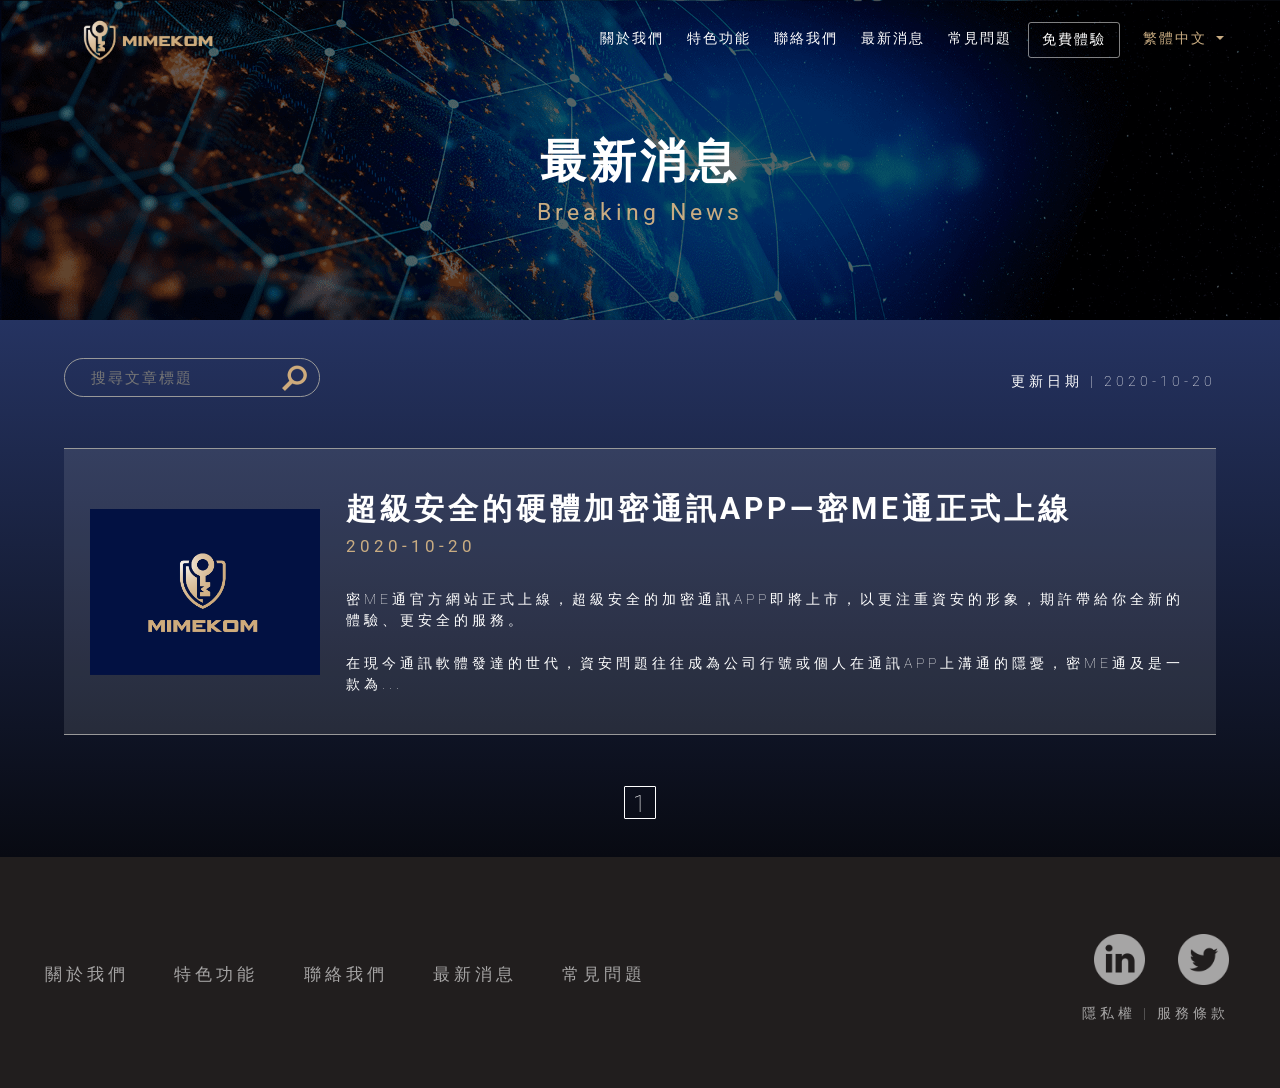
<file: news.html>
<!DOCTYPE html>
<html>

<head>
	<title>密ME通 - 最新消息</title>
	<meta name="description" content="密ME通是一款專門針對企業需求而開發的硬體加密通訊軟體，僅須持有一張FIPS 140-2 Level
	3的加密薄膜SIM卡，並下載安裝密ME通軟體，即可擁有高安全強度的加密訊息、加密通話、加密視訊、防止截圖、防止錄音、密文保護、並能一鍵匯入企業群組通訊錄等功能，讓您體驗隨時隨地安心溝通，杜絕機密洩漏。">
	
	<meta charset="UTF-8">
	<meta content="width=device-width, initial-scale=1" name="viewport" />
	<!-- Global site tag (gtag.js) - Google Analytics -->
<script async src="https://www.googletagmanager.com/gtag/js?id=UA-180817405-1"></script>
<script>
  window.dataLayer = window.dataLayer || [];
  function gtag(){dataLayer.push(arguments);}
  gtag('js', new Date());

  gtag('config', 'UA-180817405-1');
</script>
	<link rel="stylesheet" type="text/css"
		href="https://stackpath.bootstrapcdn.com/bootstrap/4.5.0/css/bootstrap.min.css">
	<link rel="stylesheet" href="css/hamburgers.css">
	<link rel="stylesheet" href="css/scrolling-nav.css">
	<link rel="stylesheet" href="css/general.css">
	<link rel="stylesheet" type="text/css" href="css/news/news.css">
	<link rel="stylesheet" type="text/css" href="css/font_rwd.css">
	<link rel="stylesheet" type="text/css" href="css/general_rwd.css">
	<link rel="stylesheet" type="text/css" href="css/news/news_rwd.css">
	<div id="custom-thumb"></div>
</head>

<body>
	<!-- navbar -->
	<nav id="mainNav" class="navbar navbar-expand-md fixed-top navtop">
		<div class="container">
			<a class="navbar-brand js-scroll-trigger" href="index.html"><img class="nav-logo" src="img/logo.png"></a>
			<button class="navbar-toggler hamburger hamburger--collapse" type="button" data-toggle="collapse"
				data-target="#navbarResponsive" aria-controls="navbarResponsive" aria-expanded="false"
				aria-label="Toggle navigation" id="hamburger_icon">
				<span class="hamburger-box navbar-toggler-icon">
					<span class="hamburger-inner"></span>
				</span>
			</button>
			<div class="collapse navbar-collapse" id="navbarResponsive">
				<ul class="navbar-nav ml-auto trans" id="nav-dropdown">
					<li class="nav-item">
						<a class="nav-link md-text" href="index.html#Information">關於我們</a>
					</li>
					<li class="nav-item">
						<a class="nav-link md-text" href="index.html#Feature">特色功能</a>
					</li>
					<li class="nav-item">
						<a class="nav-link md-text" href="index.html#Contact-us">聯絡我們</a>
					</li>
					<li class="nav-item">
						<a class="nav-link  md-text" href="news.html">最新消息</a>
					</li>

					<li class="nav-item">
						<a class="nav-link md-text" href="faq.html">常見問題</a>
					</li>
					<li class="nav-item">
						<a class="nav-link nav-link-btn md-text" href="free.html">免費體驗</a>
					</li>
					<li class="nav-item dropdown">
						<a class="nav-link dropdown-toggle nav-btn-custom md-text" id="dropdownMenuButton"
							data-toggle="dropdown" aria-haspopup="true" aria-expanded="false">繁體中文
						</a>
						<div class="dropdown-menu" aria-labelledby="dropdownMenuButton">
							<a class="dropdown-item md-text" href="#" style="color: #c9ac82;">繁體中文</a>
							<!-- <a class="dropdown-item md-text" href="#">日本語</a> -->
							<a class="dropdown-item md-text" href="EN/news.html">English</a>
						</div>
					</li>
				</ul>
			</div>
		</div>
	</nav>
	<div id="Title">
		<div class="text">
			<p class="lg-title">最新消息</p>
			<p class="sm-title">Breaking News</p>
		</div>
	</div>
	<!-- main content -->
	<div id="Main">
		<input type="text" placeholder="搜尋文章標題" id="search">
		<p id="last-update" class="md-text"></p>
		<ul id="myUl">
		</ul>
		<div id="Change-page">
		</div>
	</div>
	<!-- footer -->
	<div id="Footer">
		<div class="contact-btns">
			<a class="lg-text footer_icon footer-btn js-scroll-trigger" href="index.html#Information">關於我們</a>
            <a class="lg-text footer-btn js-scroll-trigger" href="index.html#Feature">特色功能</a>
            <a class="lg-text footer-btn js-scroll-trigger" href="index.html#Contact-us">聯絡我們</a>
			<a class="lg-text footer-btn" href="news.html">最新消息</a>
			<a class="lg-text footer-btn" href="faq.html">常見問題</a>
		</div>
		<div class="right-stuff">
			<a class="icon1" href='https://www.linkedin.com/in/mimekom-mimekom-8018a61b9/'></a>
			<a class="icon2" href='https://twitter.com/MIMEKOM'></a>
			<p class="md-text">
				<a data-toggle="modal" data-target="#Privacy">隱私權</a>
				|
				<a data-toggle="modal" data-target="#Service">服務條款</a><br>
				<!-- © 2020 Taisys technologies CO.， Ltd -->
			</p>
			<p class="sm-title mobile">
				<a data-toggle="modal" data-target="#Privacy">隱私權</a>
				|
				<a data-toggle="modal" data-target="#Service">服務條款</a><br>
				<!-- © 2020 Taisys technologies CO.， Ltd -->
			</p>
		</div>
	</div>
<!-- Modal -->
<div class="modal fade" id="Privacy" tabindex="-1" role="dialog" aria-labelledby="exampleModalLongTitle"
aria-hidden="true">
<div class="modal-dialog" role="document">
	<div class="modal-content">
		<div class="modal-header">
			<h5 class="modal-title md-title" id="exampleModalLongTitle" style="text-align: center;">
				隱私權政策及個人資料保護聲明</h5>
			<button type="button" class="close" data-dismiss="modal" aria-label="Close">
				<span aria-hidden="true">
					&times;
				</span>
			</button>
		</div>
		<div class="modal-body lg-text">
			<br>
			<h3 style="text-align: center;">密ME通</h3><br>
			本公司十分重視您的隱私權且遵循「個人資料保護法」之規定，請詳閱下列內容：<br>
			<br>
			1. 適用範圍<br>
			本隱私權及個人資料保護聲明（下稱「本聲明」）適用於本公司為提供密ME通（MIMEKOM）軟體及服務（下稱「本軟體」及「本服務」）所蒐集到可識別身份的資料；也包括本公司處理在商業合作夥伴上，分享用戶的任何身分識別資料。本聲明不適用於本公司以外的公司，也不適用於非本公司所雇用或管理的人員。<br>
			<br>
			2. 個資安全保護<br>
			2.1
			本公司會將每位用戶的個人資料妥善保存於資料儲存系統當中，採取嚴密的防護措施防止未取得授權人員之接觸。為此，本公司可能將用戶之個人資料提供給商業合作夥伴或關係企業。因此業務需要而有必要委託第三者提供服務時，本公司亦會嚴格要求其遵守保密義務，並且採取必要檢查程式以確定其將確實遵守。<br>
			2.2
			用戶應瞭解並同意，本公司依據法律要求，或基於以下目的之合理必要範圍內，認定必須將用戶的帳號資訊或所用設備相關訊息加以保存或揭露予政府機關、司法機關或未成年人之家長或監護人時，得加以保存及揭露：<br>
			2.2.1 遵守法令或政府機關之要求；<br>
			2.2.2 為提供本軟體及本服務所必須者；<br>
			2.2.3 為防止他人權益之重大危害而有必要者；或<br>
			2.2.4 為免除用戶及公眾之生命、身體、自由、權利、財產上之急迫危險者。<br>
			<br>
			3. 用戶個人資料之蒐集目的及類別<br>
			3.1 如下載、安裝、使用本軟體、取得帳號與登錄成為本軟體及本服務之用戶，則本公司將會請用戶提供之個人資料，包括但不限於：姓名、行動電話門號、行動電話SIM卡號碼、電子郵件地址等。<br>
			3.2 本軟體及本服務使用過程中可能需要收集、處理用戶所用設備之資料如下：<br>
			3.2.1 設備之基本資訊：<br>
			包括設備ID、MAC位址、品牌、APP安裝檔名、APP版本號碼、設備解析度、系統版本號碼和藍芽連接資訊。<br>
			3.2.2 網路資訊：<br>
			包括網路連接狀態、連網模式、晶片管家網路使用權限。<br>
			3.2.3 個人資訊：包括帳號資訊、連絡人資訊等。<br>
			3.2.4 應用程式資訊：包括服務是否啟動等。<br>
			3.3 本軟體使用過程中需要連網和取得或使用以下設備權限或功能：儲存、照相機、連絡人、藍芽、麥克風。<br>
			<br>
			4. 個人資料利用之期間、地區、對象及方式<br>
			4.1 期間：<br>
			4.1.1 依據上開蒐集目的之存續期間。<br>
			4.1.2 依相關法令規定或契約約定之保存年限。<br>
			4.2 地區：<br>
			本公司所在地、本公司之關係企業及與本公司有業務往來之商業合作夥伴所在地。<br>
			4.3 使用對象：<br>
			本公司、本公司之關係企業及與本公司有業務往來之商業合作夥伴。<br>
			4.4 方式：<br>
			以自動化機器或其他非自動化之利用方式（例如言詞、書面、電話、簡訊、電子郵件、傳真、電子文件、新聞雜誌、政府公報或網站公告等紙本或非紙本及其他合於當時科技之適當方式）利用之。<br>
			<br>
			5. 個資之蒐集、處理、利用及告知事項<br>
			5.1
			用戶瞭解並同意本公司在符合提供本軟體及本服務之使用目的下蒐集其個人資料。本公司承諾依個人資料保護法規定蒐集、處理、利用及保存每位用戶之個人資料，且承諾於符合提供本軟體及本服務之使用目的下使用上述個人資料。<br>
			5.2 用戶針對本公司所保有之用戶個人資料，得行使下列權利：<br>
			5.2.1 得向本公司查詢、請求閱覽或請求製給複製本。<br>
			5.2.2 得向本公司請求補充或更正，惟依法用戶應為適當之釋明。<br>
			5.2.3 得向本公司請求停止蒐集、處理或利用及請求刪除，惟依法本公司因執行業務所必須者，得不依用戶請求為之。<br>
			<br>
			6. 用戶不提供個人資料所致權益之影響<br>
			本公司係基於上述目的而須蒐集、處理或利用用戶之個人資料，如用戶不同意本公司蒐集、處理及利用用戶之個人資料，或是用戶之個人資料提供不完整，則本公司將無法提供用戶最完善服務，尚請見諒。<br>
			<br>
			7. 連結網頁之使用<br>
			本軟體提供與其他網站的連結，用戶可經由該連結，點選進入其他網站；但此方式並不保證您於該連結網站中的隱私權。<br>
			<br>
			8. 本聲明之修正<br>
			本聲明將因應需求隨時進行修正，以落實保障用戶隱私權及個人資料之立意。修正後之本聲明將同步刊登於官方網頁與最新版之本軟體內。<br>
			<br><br><br><br><br>
			<hr/><br>
			<h3 style="text-align: center;">晶片管家</h3><br>
			本公司十分重視您的隱私權且遵循「個人資料保護法」之規定，請詳閱下列內容：<br>
			<br>
			1. 適用範圍<br>
			本隱私權及個人資料保護聲明（下稱「本聲明」）適用於本公司為提供晶片管家軟體及服務（下稱「本軟體」及「本服務」）所蒐集到可識別身份的資料；也包括本公司處理在商業合作夥伴上，分享用戶的任何身分識別資料。本聲明不適用於本公司以外的公司，也不適用於非本公司所雇用或管理的人員。<br>
			<br>
			2. 個資安全保護<br>
			2.1
			本公司會將每位用戶的個人資料妥善保存於資料儲存系統當中，採取嚴密的防護措施防止未取得授權人員之接觸。為此，本公司可能將用戶之個人資料提供給商業合作夥伴或關係企業。因此業務需要而有必要委託第三者提供服務時，本公司亦會嚴格要求其遵守保密義務，並且採取必要檢查程式以確定其將確實遵守。<br>
			2.2
			用戶應瞭解並同意，本公司依據法律要求，或基於以下目的之合理必要範圍內，認定必須將用戶的帳號資訊或所用設備相關訊息加以保存或揭露予政府機關、司法機關或未成年人之家長或監護人時，得加以保存及揭露：<br>
			2.2.1 遵守法令或政府機關之要求；<br>
			2.2.2 為提供本軟體及本服務所必須者；<br>
			2.2.3 為防止他人權益之重大危害而有必要者；或<br>
			2.2.4 為免除用戶及公眾之生命、身體、自由、權利、財產上之急迫危險者。<br>
			<br>
			3. 用戶個人資料之蒐集目的及類別<br>
			3.1 如下載、安裝、使用本軟體、取得帳號與登錄成為本軟體及本服務之用戶，則本公司將會請用戶提供之個人資料，包括但不限於：姓名、行動電話門號、行動電話SIM卡號碼、電子郵件地址等。<br>
			3.2 本軟體及本服務使用過程中可能需要收集、處理用戶所用設備之資料如下：<br>
			3.2.1 設備之基本資訊：<br>
			包括設備ID、MAC位址、品牌、APP安裝檔名、APP版本號碼、設備解析度、系統版本號碼和藍芽連接資訊。<br>
			3.2.2 網路資訊：<br>
			包括網路連接狀態、連網模式、晶片管家網路使用權限。<br>
			3.2.3 個人資訊：包括帳號資訊、連絡人資訊等。<br>
			3.2.4 應用程式資訊：包括服務是否啟動等。<br>
			3.3 本軟體使用過程中需要連網和取得或使用以下設備權限或功能：儲存、照相機、連絡人、藍芽、麥克風。<br>
			<br>
			4. 個人資料利用之期間、地區、對象及方式<br>
			4.1 期間：<br>
			4.1.1 依據上開蒐集目的之存續期間。<br>
			4.1.2 依相關法令規定或契約約定之保存年限。<br>
			4.2 地區：<br>
			本公司所在地、本公司之關係企業及與本公司有業務往來之商業合作夥伴所在地。<br>
			4.3 使用對象：<br>
			本公司、本公司之關係企業及與本公司有業務往來之商業合作夥伴。<br>
			4.4 方式：<br>
			以自動化機器或其他非自動化之利用方式（例如言詞、書面、電話、簡訊、電子郵件、傳真、電子文件、新聞雜誌、政府公報或網站公告等紙本或非紙本及其他合於當時科技之適當方式）利用之。<br>
			<br>
			5. 個資之蒐集、處理、利用及告知事項<br>
			5.1
			用戶瞭解並同意本公司在符合提供本軟體及本服務之使用目的下蒐集其個人資料。本公司承諾依個人資料保護法規定蒐集、處理、利用及保存每位用戶之個人資料，且承諾於符合提供本軟體及本服務之使用目的下使用上述個人資料。<br>
			5.2 用戶針對本公司所保有之用戶個人資料，得行使下列權利：<br>
			5.2.1 得向本公司查詢、請求閱覽或請求製給複製本。<br>
			5.2.2 得向本公司請求補充或更正，惟依法用戶應為適當之釋明。<br>
			5.2.3 得向本公司請求停止蒐集、處理或利用及請求刪除，惟依法本公司因執行業務所必須者，得不依用戶請求為之。<br>
			<br>
			6. 用戶不提供個人資料所致權益之影響<br>
			本公司係基於上述目的而須蒐集、處理或利用用戶之個人資料，如用戶不同意本公司蒐集、處理及利用用戶之個人資料，或是用戶之個人資料提供不完整，則本公司將無法提供用戶最完善服務，尚請見諒。<br>
			<br>
			7. 連結網頁之使用<br>
			本軟體提供與其他網站的連結，用戶可經由該連結，點選進入其他網站；但此方式並不保證您於該連結網站中的隱私權。<br>
			<br>
			8. 本聲明之修正<br>
			本聲明將因應需求隨時進行修正，以落實保障用戶隱私權及個人資料之立意。修正後之本聲明將同步刊登於官方網頁與最新版之本軟體內。<br>

		</div>
		<div class="modal-footer">
			<button type="button" class="btn btn-secondary" data-dismiss="modal">Close</button>
		</div>
	</div>
</div>
</div>
<div class="modal fade" id="Service" tabindex="-1" role="dialog" aria-labelledby="exampleModalLongTitle"
aria-hidden="true">
<div class="modal-dialog" role="document">
	<div class="modal-content">
		<div class="modal-header">
			<h5 class="modal-title md-title" id="exampleModalLongTitle" style="text-align: center;">服務條款</h5>
			<button type="button" class="close" data-dismiss="modal" aria-label="Close">
				<span aria-hidden="true">
					&times;
				</span>
			</button>
		</div>
		<div class="modal-body lg-text">
			<br>
			<h3 style="text-align: center;">密ME通</h3><br>
			本公司依照以下條款之約定(下稱「本條款」)，提供用戶使用密ME通（MIMEKOM）軟體及服務(下稱「本軟體」及「本服務」)。請用戶務必詳細閱讀本條款相關內容以保障權益。
			<br>
			1. 對本條款之同意<br>
			1.1 本軟體及本服務如一經用戶實際使用，則將視為已確實閱讀、瞭解並不可撤銷地同意遵守本條款。<br>
			1.2 若用戶未滿二十歲，則除用戶本人須遵守本條款外，其家長（或監護人）應同時閱讀、瞭解並同意遵守本條款之所有內容，用戶方得使用或繼續使用本軟體及本服務。<br>
			<br>
			2. 服務內容<br>
			2.1
			本公司給予用戶一項不可轉讓及非排他性的許可，以使用本軟體及本服務。用戶可以為非商業目的在單一台終端設備上安裝、使用本軟體。用戶可以為使用本軟體及服務的目的複製本軟體的一個副本，僅用作備份。備份副本必須包含原軟體中含有的所有著作權資訊。<br>
			2.2 本條款所未明示授權的其他一切權利仍由本公司保留，用戶在行使這些權利時，須另外取得本公司的書面許可。本公司如果未行使前述任何權利，並不構成對該權利的放棄。<br>
			2.3 用戶除需自行配備使用本軟體及本服務服務所需之終端設備並負擔所需費用（包括但不限於預載本軟體之行動傳輸費用）外，此亦表示用戶已同意並應遵守該設備之使用條款或相關說明。<br>
			2.4
			本公司已為不同的終端、系統等開發不同的軟體版本，用戶可依實際情況選擇合適的版本進行安裝。安裝程式後，用戶需要按照該程式提示的步驟正確安裝。本公司保留在任何時候為用戶提供本軟體的修改、升級版本的權利，以及為修改或升級服務收取費用的權利。軟體新版本發布後，本公司不保證舊版本軟體的繼續可用。<br>
			2.5
			本公司擁有未經事先通知用戶而修改本軟體功能、中斷或中止軟體使用的權利。本公司行使修改或中斷軟體使用的權利所造成之任何損失，除本公司對之有故意或重大過失外，用戶同意本公司不需對用戶或任何商業合作夥伴負責。<br>
			<br>
			3. 帳號<br>
			3.1
			用戶應妥善保管其於本軟體及本服務之帳號和密碼，並就其帳號及密碼項下的一切活動負全部責任。如因用戶自身原因導致被他人獲悉自己的之帳號資料（包括但不限於密ME通帳號、密碼、安全晶片PIN碼、其他相關個人資料），則應由用戶自行承擔因此所致的損害。<br>
			3.2 本軟體及本服務之用戶得隨時自行停止使用本軟體及本服務。於用戶自行停止使用本軟體及服務後，本公司將依本條款第3.4條之規定處理其帳號。<br>
			3.3
			如用戶違反本條款時，本公司應通知該用戶以使其改善，如該用戶無視通知而仍未改善或仍繼續違反本條款時，本公司得不通知該用戶而立即刪除其帳號，並終止提供本軟體及本服務。但如有事實足認用戶違反本條款第6.2條或第6.3條時，本公司得不通知該用戶而立即刪除其帳號，並終止提供本軟體及本服務。<br>
			3.4 就自最後一次連線起已超過一年以上未使用之帳號，本公司依本條款得刪除該帳號，但應於刪除之15日前通知該帳號之用戶，如於此期間用戶有使用該帳號者，則不應予刪除。<br>
			<br>
			4. 權利歸屬<br>
			本公司就本軟體及本服務所提供之所有著作及資料，其著作權、專利權、商標、營業秘密、其他智慧財產權、所有權及其他權利，均為本公司或其合法權利人所有，除事先經本公司或合法權利人之合法授權外，用戶不得擅自重制、公開傳輸、改作、編輯、散布或以其他任何形式，基於任何目的加以使用，否則應負擔相關之法律責任。基此，用戶不得對本軟體進行反向工程、反向編譯或反向彙編或以其他方式試圖發現本軟體的原始程式碼和演算法，亦不得修改本軟體、禁用本軟體的任何功能或創作基於本軟體的衍生作品，否則應負擔相關之法律責任。<br>
			<br>
			5. 隱私權及個人資料<br>
			5.1 針對用戶所提供之個人資料，包括姓名、電話號碼、電子郵寄地址及其他依法受保護之個人資料，非經用戶之同意或依法令之規定，本公司絕不對外揭露。<br>
			5.2
			本軟體使用過程中可能需要收集、處理用戶所用設備的如下資料：設備的基本資訊，包括設備ID、MAC位址、品牌、APP安裝檔名、APP版本號碼、設備解析度、系統版本號碼和藍芽連接資訊；網路資訊，包括網路連接狀態、連網模式、晶片管家網路使用權限；個人資訊，包括帳號資訊、連絡人資訊等；應用程式資訊，包括服務是否啟動等。<br>
			5.3 本軟體使用過程中需要連上網路和取得使用以下設備或其功能之許可：儲存、照相機、連絡人、藍芽、麥克風。<br>
			5.4
			本公司非常重視對用戶個人資料及隱私權的保護，本公司僅將上述相關個人資料用於改進產品或向用戶提供自訂服務或技術支援，而不會以任何其他可識別用戶個人身份的形式揭露該等個人資料。<br>
			5.5
			對於用戶所登錄或留存之個人資料，用戶同意本公司、與本公司合作之商業夥伴，得於合理之範圍內蒐集、處理及利用該等個人資料，以作為資料統計分析、網路行為之調查研究或為其他任何合法之使用。<br>
			5.6 有關本軟體及本服務使用者資料使用與保護之細部約定，用戶同意依照本公司所載之隱私權及個人資料保護聲明<br>
			<br>
			6. 用戶責任與義務<br>
			6.1
			用戶使用本軟體及本服務除應遵守相關國家或地區的法令、一切相關規定與慣例及本條款規範外，若用戶行為涉及不法時，應自負相關法律責任，本公司並將主動報請或配合司法機關或相關主管機關調查處理。如因用戶違背本條款或相關法令，或有侵害他人權利之不法或不當行為，致本公司或關係企業、受雇人、受託人、代理人及其他相關履行輔助人受有損害或支出費用（包括但不限於因進行民事、刑事及行政訴訟所支出之訴訟費用及律師費）時，用戶應負擔損害賠償責任。<br>
			6.2 除非法律允許或本公司書面許可，用戶不得從事下列行為：<br>
			6.2.1 刪除本軟體及其副本上關於著作權的資訊；<br>
			6.2.2 對本軟體進行反向工程、反向彙編、反向編譯，或者以其他方式試圖發現本軟體的原始程式碼；<br>
			6.2.3 對本公司及合法權利人擁有智慧財產權的內容進行出租、出借、複製、修改、連結、轉載、改作、發表、出版、建立鏡像網站等；<br>
			6.2.4
			對本軟體或者本軟體運行過程中釋放到任何終端記憶體中的資料、軟體運行過程中用戶端與伺服器端的交互資料，以及本軟體運行所必需的系統資料，進行複製、修改、增加、刪除、掛載執行或創作任何衍生作品，形式包括但不限於使用外掛程式、外掛或非經本公司授權的商業合作夥伴工具或服務接入本軟體和相關系統；<br>
			6.2.5 通過修改或偽造本軟體運行中的指令、資料，增加、刪減、變動本軟體的功能或執行效果，或者將用於上述用途的軟體、方法進行營利或公開傳輸，無論此等行為是否為商業目的；<br>
			6.2.6 通過非本公司開發、授權的商業合作夥伴軟體、外掛程式、外掛、系統，登錄或使用本軟體及本服務，或製作、散布、傳輸上述工具；<br>
			6.2.7 其他未經本公司明示授權的行為。<br>
			6.3
			用戶理解並同意，用戶不得利用其帳號或本軟體及本服務製作、複製、散布、傳輸如下干擾密ME通(MIMEKOM)正常營運，以及侵犯其他用戶或商業合作夥伴合法權益的內容，包括但不限於：<br>
			6.3.1 散布、播送、傳輸、儲存違反當地國家法律法規禁止的內容；<br>
			6.3.2 散布、播送、傳輸、儲存侵害他人名譽權、肖像權、智慧財產權、商業秘密等合法權利的內容；<br>
			6.3.3 散布、播送、傳輸、儲存侵害他人隱私或個人資料的內容；<br>
			6.3.4 發表、播送、傳輸騷擾、廣告資訊、垃圾資訊或任何含有性或性暗示的內容；<br>
			6.3.5 其他違反法律法規、政策及善良風俗或干擾本軟體及本服務正常營運和侵犯其他使用者或商業合作夥伴合法權益的內容。<br>
			6.4
			用戶理解並同意，本軟體同大多數電腦軟體及手機應用程式一般，可能會受多種因素影響，包括但不限於用戶自身的原因、網路服務品質、社會環境等；也可能會產生各種安全問題，包括但不限於他人非法利用用戶資料，進行現實中的騷擾；用戶下載安裝的其他軟體或存取的其他網站中可能含有病毒、木馬程式或其他惡意程式，威脅用戶的終端設備資訊和資料安全，繼而影響本軟體的正常使用等。因此，用戶應加強資訊安全及個人資料的保護意識，注意密碼保護，以免遭受損失。<br>
			<br>
			7. 安全維護責任<br>
			7.1
			當用戶通知本公司其帳號遭第三人入侵（如帳號遭他人竊取）時，本公司應於確認該入侵行為後，對該帳號進行停權或刪除以保護該被入侵之帳號。就帳號遭竊取之用戶，本公司應提供該用戶關於如何創設新的帳號或回復帳號（僅限於技術可行之範圍）之資訊。<br>
			7.2
			本公司將盡力維護本軟體及本服務符合當時科技水準可合理期待之安全性，以防止不法入侵、取得、竄改、毀損用戶使用本軟體及本服務之相關紀錄或個人資料，並於系統遭不法入侵或破壞時，採取合理措施以儘速予以回復。<br>
			<br>
			8. 免責聲明<br>
			8.1
			用戶特此確認，用戶知悉本軟體所有功能及本公司為實現本軟體各項功能所進行的必要操作，用戶係依自身需求自行選擇使用本軟體及本服務，因使用本軟體及本服務所存在的風險和一切後果，應由用戶自行承擔。本公司將盡力維護用戶使用本軟體的合法權益及服務的及時性、安全性、真實性、穩定性，但本公司不保證本軟體及本服務一定滿足用戶的需求，亦不保證本軟體及本服務不具有事實瑕疵或法律瑕疵。對於用戶使用本軟體出現的資訊刪除或儲存失敗，本公司亦不承擔任何責任。<br>
			8.2
			本公司對本軟體及本服務所涉及的境內外基礎電信業者的電信通訊網路的故障、技術缺陷、覆蓋範圍限制、不可抗力、電腦病毒、駭客攻擊、客戶所在位置、客戶關機或其他非本公司技術能力範圍內的事由等造成的服務中斷、內容丟失、亂碼、錯誤接收、無法接收、遲延接收等，除非本公司對之具有故意或重大過失，否則本公司不承擔任何責任。<br>
			8.3 用戶如無法使用本軟體及本服務時，其所致生之任何直接、間接、衍生、或特別損害等，除非本公司對之具有故意或重大過失，否則本公司均不負任何賠償責任。<br>
			8.4
			本軟體提供用戶可下載商業合作夥伴的應用程式（下稱「商業合作夥伴程式」），用戶可以選擇是否下載及使用該等商業合作夥伴程式。如用戶選擇使用此等商業合作夥伴程式，則應遵循相應商業合作夥伴授權合約的規定。<br>
			8.5
			用戶承認並且同意，本公司對此類商業合作夥伴程式的可用性不負任何責任，並對其內容、廣告、產品、服務或對其適用的其它資料不負任何責任。用戶應明確承認並同意獨立承擔適用此類商業合作夥伴程式的風險，以及其帶來的品質、性能、準確性等方面的風險。用戶同意，對於使用或者信賴此類商業合作夥伴程式之內容、產品或服務而導致、涉嫌導致或有關的損壞或損失，包括但不僅限於移動設備的損壞或資料丟失，除非本公司對之具有故意或重大過失，否則本公司不負任何直接或間接責任。用戶提供給此類商業合作夥伴程式提供者的任何資訊和個人資料，應遵守該商業合作夥伴程式提供者的個人資料及隱私保護措施。本公司特此聲明，除非本公司對之具故意或重大過失，否則本公司不對商業合作夥伴程式提供者所為的任何資料揭露或者任何其它行為負責。對有關用戶的個人資訊是否遭任何商業合作夥伴程式提供者利用以及此類商業合作夥伴程式提供者對此等個人資訊的可能用途，本公司明確聲明，除非本公司對之具有故意或重大過失，否則本公司不承擔任何責任。<br>
			<br>
			9. 條款之修正及個別條款之效力<br>
			9.1
			本公司保留得隨時新增、修改或刪除本條款、本軟體及本服務之全部或一部份之權利，並隨時透過本軟體的最新版本中公布相關條款或本公司網站公布之，所修正內容自公布時起生效，而不另行個別通知。<br>
			9.2
			用戶、用戶之家長或監護人於第9.1條之公布後15日內未為反對之表示者，視為接受本條款、本軟體及本服務內容之變更。有為反對之表示者，則視為終止契約之通知，本公司將因此無法繼續向表示反對之用戶提供本軟體及本服務。<br>
			9.3 本條款所定之任何條款，其全部或一部無效時，不影響其他條款之效力。<br>
			<br>
			10. 準據法及管轄法院<br>
			本條款之準據法為中華民國法律。如本條款中存在或因用戶對本軟體及本服務的使用而產生任何形式的不能和解的爭議，則用戶和本公司一致同意由臺灣臺北地方法院作為第一審管轄法院。<br>
			<br><br><br><br><br>
			<hr/><br>
			<h3 style="text-align: center;">晶片管家</h3><br>
			本公司依照以下條款之約定(下稱「本條款」)，提供用戶使用晶片管家軟體及服務(下稱「本軟體」及「本服務」)。請用戶務必詳細閱讀本條款相關內容以保障權益。
			<br>
			1. 對本條款之同意<br>
			1.1 本軟體及本服務如一經用戶實際使用，則將視為已確實閱讀、瞭解並不可撤銷地同意遵守本條款。<br>
			1.2 若用戶未滿二十歲，則除用戶本人須遵守本條款外，其家長（或監護人）應同時閱讀、瞭解並同意遵守本條款之所有內容，用戶方得使用或繼續使用本軟體及本服務。<br>
			<br>
			2. 服務內容<br>
			2.1
			本公司給予用戶一項不可轉讓及非排他性的許可，以使用本軟體及本服務。用戶可以為非商業目的在單一台終端設備上安裝、使用本軟體。用戶可以為使用本軟體及服務的目的複製本軟體的一個副本，僅用作備份。備份副本必須包含原軟體中含有的所有著作權資訊。<br>
			2.2 本條款所未明示授權的其他一切權利仍由本公司保留，用戶在行使這些權利時，須另外取得本公司的書面許可。本公司如果未行使前述任何權利，並不構成對該權利的放棄。<br>
			2.3 用戶除需自行配備使用本軟體及本服務服務所需之終端設備並負擔所需費用（包括但不限於預載本軟體之行動傳輸費用）外，此亦表示用戶已同意並應遵守該設備之使用條款或相關說明。<br>
			2.4
			本公司已為不同的終端、系統等開發不同的軟體版本，用戶可依實際情況選擇合適的版本進行安裝。安裝程式後，用戶需要按照該程式提示的步驟正確安裝。本公司保留在任何時候為用戶提供本軟體的修改、升級版本的權利，以及為修改或升級服務收取費用的權利。軟體新版本發布後，本公司不保證舊版本軟體的繼續可用。<br>
			2.5
			本公司擁有未經事先通知用戶而修改本軟體功能、中斷或中止軟體使用的權利。本公司行使修改或中斷軟體使用的權利所造成之任何損失，除本公司對之有故意或重大過失外，用戶同意本公司不需對用戶或任何商業合作夥伴負責。<br>
			<br>
			3. 帳號<br>
			3.1
			用戶應妥善保管其於本軟體及本服務之帳號和密碼，並就其帳號及密碼項下的一切活動負全部責任。如因用戶自身原因導致被他人獲悉自己的之帳號資料（包括但不限於密ME通帳號、密碼、安全晶片PIN碼、其他相關個人資料），則應由用戶自行承擔因此所致的損害。<br>
			3.2 本軟體及本服務之用戶得隨時自行停止使用本軟體及本服務。於用戶自行停止使用本軟體及服務後，本公司將依本條款第3.4條之規定處理其帳號。<br>
			3.3
			如用戶違反本條款時，本公司應通知該用戶以使其改善，如該用戶無視通知而仍未改善或仍繼續違反本條款時，本公司得不通知該用戶而立即刪除其帳號，並終止提供本軟體及本服務。但如有事實足認用戶違反本條款第6.2條或第6.3條時，本公司得不通知該用戶而立即刪除其帳號，並終止提供本軟體及本服務。<br>
			3.4 就自最後一次連線起已超過一年以上未使用之帳號，本公司依本條款得刪除該帳號，但應於刪除之15日前通知該帳號之用戶，如於此期間用戶有使用該帳號者，則不應予刪除。<br>
			<br>
			4. 權利歸屬<br>
			本公司就本軟體及本服務所提供之所有著作及資料，其著作權、專利權、商標、營業秘密、其他智慧財產權、所有權及其他權利，均為本公司或其合法權利人所有，除事先經本公司或合法權利人之合法授權外，用戶不得擅自重制、公開傳輸、改作、編輯、散布或以其他任何形式，基於任何目的加以使用，否則應負擔相關之法律責任。基此，用戶不得對本軟體進行反向工程、反向編譯或反向彙編或以其他方式試圖發現本軟體的原始程式碼和演算法，亦不得修改本軟體、禁用本軟體的任何功能或創作基於本軟體的衍生作品，否則應負擔相關之法律責任。<br>
			<br>
			5. 隱私權及個人資料<br>
			5.1 針對用戶所提供之個人資料，包括姓名、電話號碼、電子郵寄地址及其他依法受保護之個人資料，非經用戶之同意或依法令之規定，本公司絕不對外揭露。<br>
			5.2
			本軟體使用過程中可能需要收集、處理用戶所用設備的如下資料：設備的基本資訊，包括設備ID、MAC位址、品牌、APP安裝檔名、APP版本號碼、設備解析度、系統版本號碼和藍芽連接資訊；網路資訊，包括網路連接狀態、連網模式、晶片管家網路使用權限；個人資訊，包括帳號資訊、連絡人資訊等；應用程式資訊，包括服務是否啟動等。<br>
			5.3 本軟體使用過程中需要連上網路和取得使用以下設備或其功能之許可：儲存、照相機、連絡人、藍芽、麥克風。<br>
			5.4
			本公司非常重視對用戶個人資料及隱私權的保護，本公司僅將上述相關個人資料用於改進產品或向用戶提供自訂服務或技術支援，而不會以任何其他可識別用戶個人身份的形式揭露該等個人資料。<br>
			5.5
			對於用戶所登錄或留存之個人資料，用戶同意本公司、與本公司合作之商業夥伴，得於合理之範圍內蒐集、處理及利用該等個人資料，以作為資料統計分析、網路行為之調查研究或為其他任何合法之使用。<br>
			5.6 有關本軟體及本服務使用者資料使用與保護之細部約定，用戶同意依照本公司所載之隱私權及個人資料保護聲明<br>
			<br>
			6. 用戶責任與義務<br>
			6.1
			用戶使用本軟體及本服務除應遵守相關國家或地區的法令、一切相關規定與慣例及本條款規範外，若用戶行為涉及不法時，應自負相關法律責任，本公司並將主動報請或配合司法機關或相關主管機關調查處理。如因用戶違背本條款或相關法令，或有侵害他人權利之不法或不當行為，致本公司或關係企業、受雇人、受託人、代理人及其他相關履行輔助人受有損害或支出費用（包括但不限於因進行民事、刑事及行政訴訟所支出之訴訟費用及律師費）時，用戶應負擔損害賠償責任。<br>
			6.2 除非法律允許或本公司書面許可，用戶不得從事下列行為：<br>
			6.2.1 刪除本軟體及其副本上關於著作權的資訊；<br>
			6.2.2 對本軟體進行反向工程、反向彙編、反向編譯，或者以其他方式試圖發現本軟體的原始程式碼；<br>
			6.2.3 對本公司及合法權利人擁有智慧財產權的內容進行出租、出借、複製、修改、連結、轉載、改作、發表、出版、建立鏡像網站等；<br>
			6.2.4
			對本軟體或者本軟體運行過程中釋放到任何終端記憶體中的資料、軟體運行過程中用戶端與伺服器端的交互資料，以及本軟體運行所必需的系統資料，進行複製、修改、增加、刪除、掛載執行或創作任何衍生作品，形式包括但不限於使用外掛程式、外掛或非經本公司授權的商業合作夥伴工具或服務接入本軟體和相關系統；<br>
			6.2.5 通過修改或偽造本軟體運行中的指令、資料，增加、刪減、變動本軟體的功能或執行效果，或者將用於上述用途的軟體、方法進行營利或公開傳輸，無論此等行為是否為商業目的；<br>
			6.2.6 通過非本公司開發、授權的商業合作夥伴軟體、外掛程式、外掛、系統，登錄或使用本軟體及本服務，或製作、散布、傳輸上述工具；<br>
			6.2.7 其他未經本公司明示授權的行為。<br>
			6.3
			用戶理解並同意，用戶不得利用其帳號或本軟體及本服務製作、複製、散布、傳輸如下干擾密ME通(MIMEKOM)正常營運，以及侵犯其他用戶或商業合作夥伴合法權益的內容，包括但不限於：<br>
			6.3.1 散布、播送、傳輸、儲存違反當地國家法律法規禁止的內容；<br>
			6.3.2 散布、播送、傳輸、儲存侵害他人名譽權、肖像權、智慧財產權、商業秘密等合法權利的內容；<br>
			6.3.3 散布、播送、傳輸、儲存侵害他人隱私或個人資料的內容；<br>
			6.3.4 發表、播送、傳輸騷擾、廣告資訊、垃圾資訊或任何含有性或性暗示的內容；<br>
			6.3.5 其他違反法律法規、政策及善良風俗或干擾本軟體及本服務正常營運和侵犯其他使用者或商業合作夥伴合法權益的內容。<br>
			6.4
			用戶理解並同意，本軟體同大多數電腦軟體及手機應用程式一般，可能會受多種因素影響，包括但不限於用戶自身的原因、網路服務品質、社會環境等；也可能會產生各種安全問題，包括但不限於他人非法利用用戶資料，進行現實中的騷擾；用戶下載安裝的其他軟體或存取的其他網站中可能含有病毒、木馬程式或其他惡意程式，威脅用戶的終端設備資訊和資料安全，繼而影響本軟體的正常使用等。因此，用戶應加強資訊安全及個人資料的保護意識，注意密碼保護，以免遭受損失。<br>
			<br>
			7. 安全維護責任<br>
			7.1
			當用戶通知本公司其帳號遭第三人入侵（如帳號遭他人竊取）時，本公司應於確認該入侵行為後，對該帳號進行停權或刪除以保護該被入侵之帳號。就帳號遭竊取之用戶，本公司應提供該用戶關於如何創設新的帳號或回復帳號（僅限於技術可行之範圍）之資訊。<br>
			7.2
			本公司將盡力維護本軟體及本服務符合當時科技水準可合理期待之安全性，以防止不法入侵、取得、竄改、毀損用戶使用本軟體及本服務之相關紀錄或個人資料，並於系統遭不法入侵或破壞時，採取合理措施以儘速予以回復。<br>
			<br>
			8. 免責聲明<br>
			8.1
			用戶特此確認，用戶知悉本軟體所有功能及本公司為實現本軟體各項功能所進行的必要操作，用戶係依自身需求自行選擇使用本軟體及本服務，因使用本軟體及本服務所存在的風險和一切後果，應由用戶自行承擔。本公司將盡力維護用戶使用本軟體的合法權益及服務的及時性、安全性、真實性、穩定性，但本公司不保證本軟體及本服務一定滿足用戶的需求，亦不保證本軟體及本服務不具有事實瑕疵或法律瑕疵。對於用戶使用本軟體出現的資訊刪除或儲存失敗，本公司亦不承擔任何責任。<br>
			8.2
			本公司對本軟體及本服務所涉及的境內外基礎電信業者的電信通訊網路的故障、技術缺陷、覆蓋範圍限制、不可抗力、電腦病毒、駭客攻擊、客戶所在位置、客戶關機或其他非本公司技術能力範圍內的事由等造成的服務中斷、內容丟失、亂碼、錯誤接收、無法接收、遲延接收等，除非本公司對之具有故意或重大過失，否則本公司不承擔任何責任。<br>
			8.3 用戶如無法使用本軟體及本服務時，其所致生之任何直接、間接、衍生、或特別損害等，除非本公司對之具有故意或重大過失，否則本公司均不負任何賠償責任。<br>
			8.4
			本軟體提供用戶可下載商業合作夥伴的應用程式（下稱「商業合作夥伴程式」），用戶可以選擇是否下載及使用該等商業合作夥伴程式。如用戶選擇使用此等商業合作夥伴程式，則應遵循相應商業合作夥伴授權合約的規定。<br>
			8.5
			用戶承認並且同意，本公司對此類商業合作夥伴程式的可用性不負任何責任，並對其內容、廣告、產品、服務或對其適用的其它資料不負任何責任。用戶應明確承認並同意獨立承擔適用此類商業合作夥伴程式的風險，以及其帶來的品質、性能、準確性等方面的風險。用戶同意，對於使用或者信賴此類商業合作夥伴程式之內容、產品或服務而導致、涉嫌導致或有關的損壞或損失，包括但不僅限於移動設備的損壞或資料丟失，除非本公司對之具有故意或重大過失，否則本公司不負任何直接或間接責任。用戶提供給此類商業合作夥伴程式提供者的任何資訊和個人資料，應遵守該商業合作夥伴程式提供者的個人資料及隱私保護措施。本公司特此聲明，除非本公司對之具故意或重大過失，否則本公司不對商業合作夥伴程式提供者所為的任何資料揭露或者任何其它行為負責。對有關用戶的個人資訊是否遭任何商業合作夥伴程式提供者利用以及此類商業合作夥伴程式提供者對此等個人資訊的可能用途，本公司明確聲明，除非本公司對之具有故意或重大過失，否則本公司不承擔任何責任。<br>
			<br>
			9. 條款之修正及個別條款之效力<br>
			9.1
			本公司保留得隨時新增、修改或刪除本條款、本軟體及本服務之全部或一部份之權利，並隨時透過本軟體的最新版本中公布相關條款或本公司網站公布之，所修正內容自公布時起生效，而不另行個別通知。<br>
			9.2
			用戶、用戶之家長或監護人於第9.1條之公布後15日內未為反對之表示者，視為接受本條款、本軟體及本服務內容之變更。有為反對之表示者，則視為終止契約之通知，本公司將因此無法繼續向表示反對之用戶提供本軟體及本服務。<br>
			9.3 本條款所定之任何條款，其全部或一部無效時，不影響其他條款之效力。<br>
			<br>
			10. 準據法及管轄法院<br>
			本條款之準據法為中華民國法律。如本條款中存在或因用戶對本軟體及本服務的使用而產生任何形式的不能和解的爭議，則用戶和本公司一致同意由臺灣臺北地方法院作為第一審管轄法院。<br>



		</div>
		<div class="modal-footer">
			<button type="button" class="btn btn-secondary" data-dismiss="modal">Close</button>
		</div>
	</div>
</div>
</div>
	<!-- Bootstrap core JavaScript -->
	<script src="vendor/jquery/jquery.min.js"></script>
	<script src="vendor/bootstrap/js/bootstrap.bundle.min.js"></script>

	<!-- Plugin JavaScript -->
	<script src="vendor/jquery-easing/jquery.easing.min.js"></script>

	<!-- Custom JavaScript for this theme -->
	<script src="js/nav_on_scroll.js"></script>
	<script src="js/scrolling-nav.js"></script>
	<!-- for search -->
	<script src="js/data.js"></script>
	<script src="js/search.js"></script>
</body>

</html>
</file>
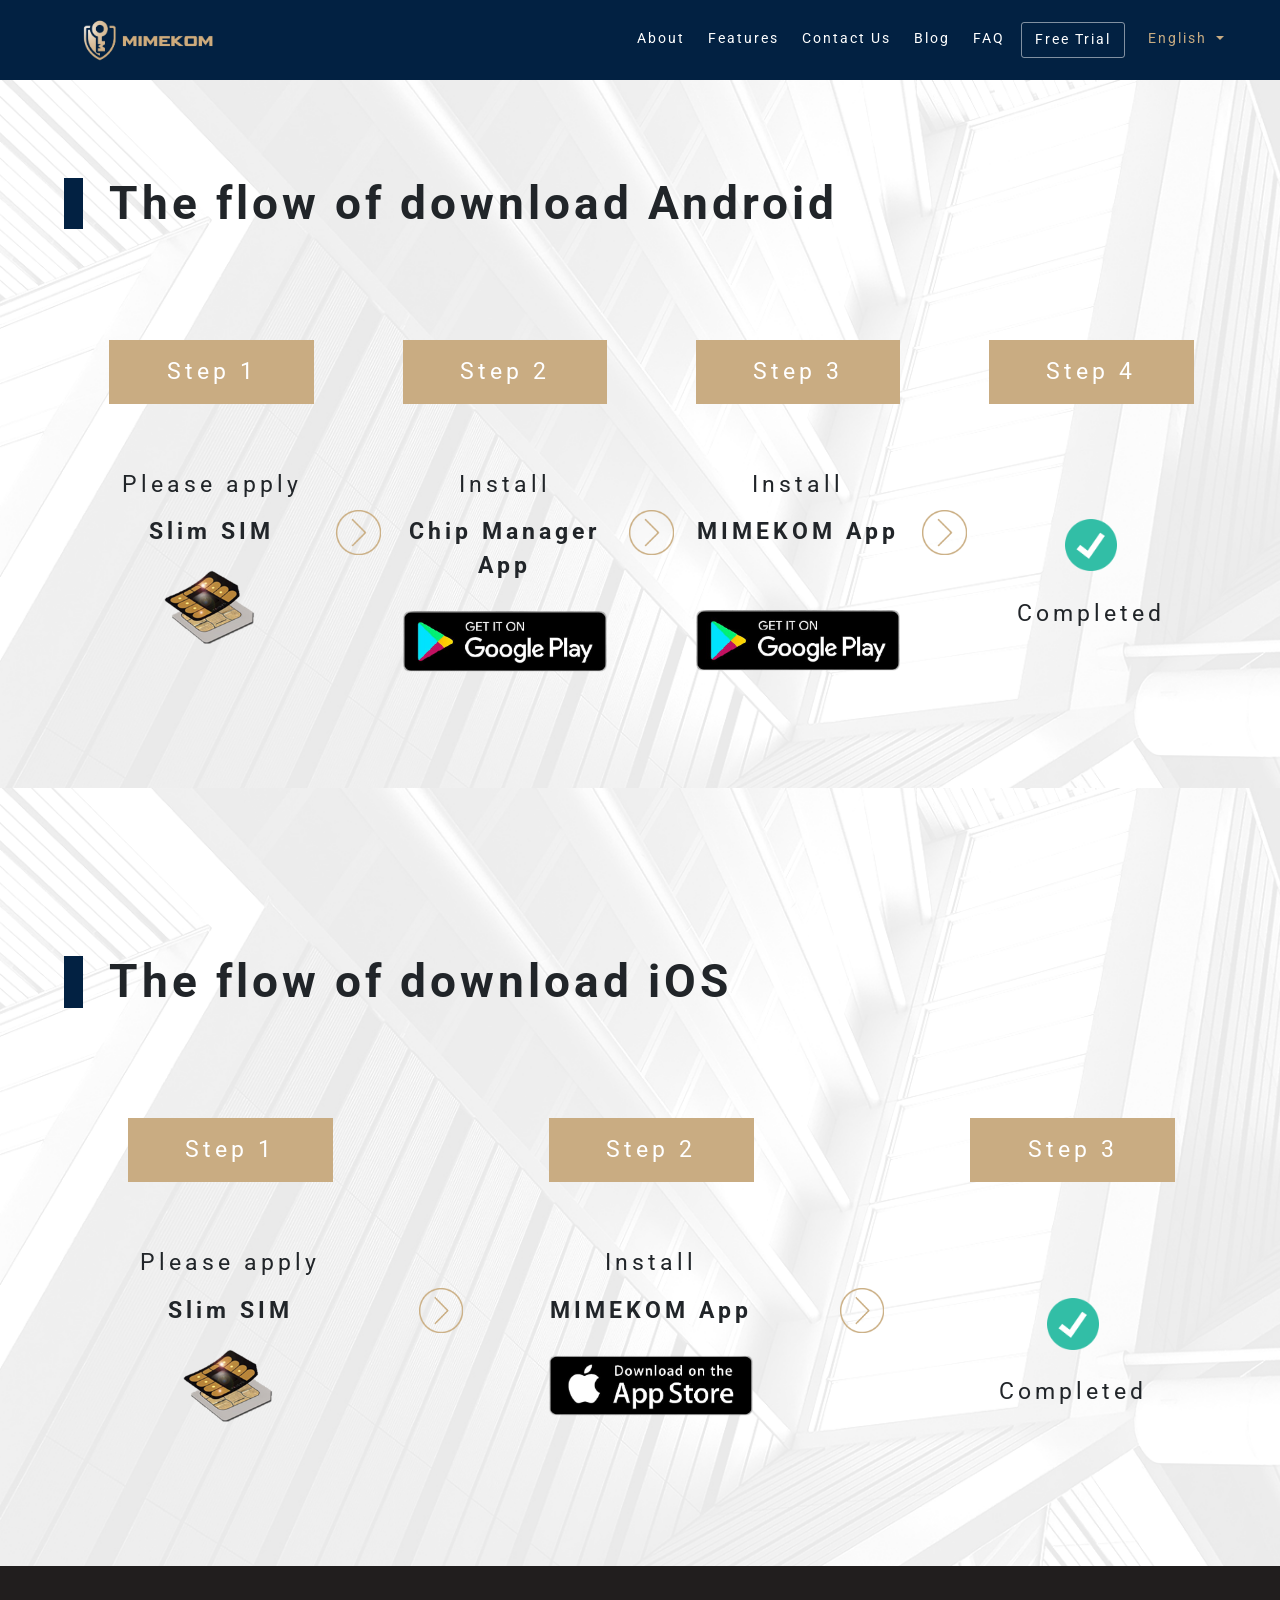
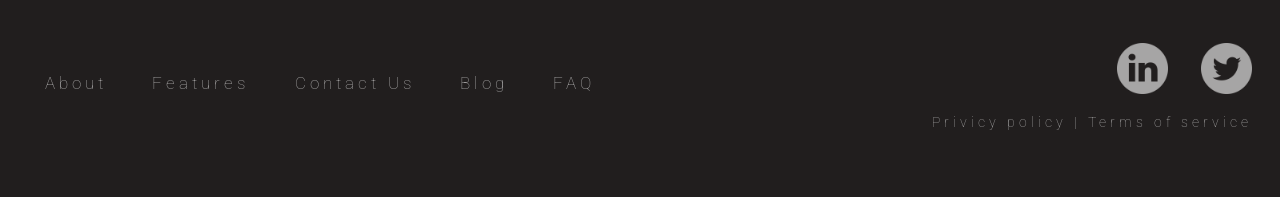
<file: EN/android-dl.html>
<!DOCTYPE html>
<html>

<head>
	<title>MIMEKOM - Super Secure Encrypted communication APP</title>
	<meta name="description" content="MIMEKOM is a hardware-encrypted communication App .">
	<meta charset="UTF-8">
	<meta content="width=device-width, initial-scale=1" name="viewport" />
	<!-- Global site tag (gtag.js) - Google Analytics -->
	<script async src="https://www.googletagmanager.com/gtag/js?id=UA-180817405-1"></script>
	<script>
		window.dataLayer = window.dataLayer || [];
		function gtag() { dataLayer.push(arguments); }
		gtag('js', new Date());

		gtag('config', 'UA-180817405-1');
	</script>
	<link rel="stylesheet" type="text/css"
		href="https://stackpath.bootstrapcdn.com/bootstrap/4.5.0/css/bootstrap.min.css">
	<link rel="stylesheet" href="css/hamburgers.css">
	<link rel="stylesheet" href="css/scrolling-nav.css">
	<link rel="stylesheet" href="css/general.css">
	<link rel="stylesheet" type="text/css" href="css/download/android-dl.css">
	<link rel="stylesheet" type="text/css" href="css/font_rwd.css">
	<link rel="stylesheet" type="text/css" href="css/general_rwd.css">
	<link rel="stylesheet" type="text/css" href="css/download/android-dl_rwd.css">
</head>

<body>
	<!-- navbar -->
	<nav id="mainNav" class="navbar navbar-expand-md fixed-top navtop">
		<div class="container">
			<a class="navbar-brand js-scroll-trigger" href="index.html"><img class="nav-logo" src="img/logo.png"></a>
			<button class="navbar-toggler hamburger hamburger--collapse" type="button" data-toggle="collapse"
				data-target="#navbarResponsive" aria-controls="navbarResponsive" aria-expanded="false"
				aria-label="Toggle navigation" id="hamburger_icon">
				<span class="hamburger-box navbar-toggler-icon">
					<span class="hamburger-inner"></span>
				</span>
			</button>
			<div class="collapse navbar-collapse" id="navbarResponsive">
				<ul class="navbar-nav ml-auto trans" id="nav-dropdown">
					<li class="nav-item">
						<a class="nav-link md-text" href="index.html#Information">About</a>
					</li>
					<li class="nav-item">
						<a class="nav-link md-text" href="index.html#Feature">Features</a>
					</li>
					<li class="nav-item">
						<a class="nav-link md-text" href="index.html#Contact-us">Contact Us</a>
					</li>
					<li class="nav-item">
						<a class="nav-link  md-text" href="news.html">Blog</a>
					</li>

					<li class="nav-item">
						<a class="nav-link md-text" href="faq.html">FAQ</a>
					</li>
					<li class="nav-item">
						<a class="nav-link nav-link-btn md-text" href="free.html">Free Trial</a>
					</li>
					<li class="nav-item dropdown">
						<a class="nav-link dropdown-toggle nav-btn-custom md-text" id="dropdownMenuButton"
							data-toggle="dropdown" aria-haspopup="true" aria-expanded="false">English
						</a>
						<div class="dropdown-menu" aria-labelledby="dropdownMenuButton">
							<a class="dropdown-item md-text" href="../android-dl.html">繁體中文</a>
							<!-- <a class="dropdown-item md-text" href="#">日本語</a> -->
							<a class="dropdown-item md-text" href="#" style="color: #c9ac82;">English</a>
						</div>
					</li>
				</ul>
			</div>
		</div>
	</nav>
	<!-- Information -->
	<div id="Content" class="android">
		<div class="title">
			<div class="line"></div>
			<p class="lg-title">The flow of download Android</p>
			<div class="title-line"></div>
		</div>
		<div class="steps">
			<div class="block">
				<div class="step-indicator">
					<p class="sm-title">Step 1</p>
				</div>
				<div class="texts">
					<p class="sm-title">Please apply</p>
					<p class="sm-title" style="font-weight: bold;">Slim SIM</p>
					<a class="dl-link sim-img" href="#"></a>
				</div>
			</div>
			<div class="next-block"></div>
			<div class="block block-dark">
				<div class="step-indicator">
					<p class="sm-title">Step 2</p>
				</div>
				<div class="texts">
					<p class="sm-title">Install</p>
					<p class="sm-title" style="font-weight: bold;">Chip Manager App</p>
					<a class="dl-link android-dl" target="_blank" href="https://play.google.com/store/apps/details?id=com.taisys.mmkchip"></a>
				</div>
			</div>
			<div class="next-block"></div>
			<div class="block">
				<div class="step-indicator">
					<p class="sm-title">Step 3</p>
				</div>
				<div class="texts">
					<p class="sm-title">Install</p>
					<p id="mimekomgoogleplay" class="sm-title" style="font-weight: bold;">MIMEKOM App</p>
					<a class="dl-link android-dl" target="_blank" href="https://play.google.com/store/apps/details?id=com.taisys.mimekom"></a>
				</div>
			</div>
			<div class="next-block"></div>
			<div class="block block-dark">
				<div class="step-indicator">
					<p class="sm-title">Step 4</p>
				</div>
				<div class="texts">
					<div class="green-icon"></div>
					<p class="sm-title">Completed</p>
				</div>
			</div>
		</div>
	</div>
	<div id="Content">
		<div id="iosContent" class="ios offset">
		<div class="title">
			<div class="line"></div>
			<p class="lg-title">The flow of download iOS</p>
			<div class="title-line"></div>
		</div>
		<div class="steps">
			<div class="block">
				<div class="step-indicator">
					<p class="sm-title">Step 1</p>
				</div>
				<div class="texts">
					<p class="sm-title">Please apply</p>
					<p class="sm-title" style="font-weight: bold;">Slim SIM</p>
					<a class="dl-link sim-img" href="#"></a>
				</div>
			</div>
			<div class="next-block"></div>
			<div class="block block-dark">
				<div class="step-indicator">
					<p class="sm-title">Step 2</p>
				</div>
				<div class="texts">
					<p class="sm-title">Install</p>
					<p class="sm-title" style="font-weight: bold;">MIMEKOM App</p>
					<a class="dl-link ios-dl" target="_blank" href="https://apps.apple.com/app/id1546692644#?platform=iphone"></a>
				</div>
			</div>
			<div class="next-block"></div>
			<div class="block">
				<div class="step-indicator">
					<p class="sm-title">Step 3</p>
				</div>
				<div class="texts">
					<div class="green-icon"></div>
					<p class="sm-title">Completed</p>
				</div>
			</div>
		</div>
		</div>
	</div>
	<!-- footer -->
	<div id="Footer">
		<div class="contact-btns">
			<a class="lg-text footer_icon footer-btn js-scroll-trigger" href="index.html#Information">About</a>
            <a class="lg-text footer-btn js-scroll-trigger" href="index.html#Feature">Features</a>
            <a class="lg-text footer-btn js-scroll-trigger" href="index.html#Contact-us">Contact Us</a>
			<a class="lg-text footer-btn" href="news.html">Blog</a>
			<a class="lg-text footer-btn" href="faq.html">FAQ</a>
		</div>
		<div class="right-stuff">
			<a class="icon1" href='https://www.linkedin.com/in/mimekom-mimekom-8018a61b9/'></a>
			<a class="icon2" href='https://twitter.com/MIMEKOM'></a>
			<p class="md-text">
				<a data-toggle="modal" data-target="#Privacy">Privicy policy </a>
				|
				<a data-toggle="modal" data-target="#Service">Terms of service</a><br>
				<!-- © 2020 Taisys technologies CO.， Ltd -->
			</p>
			<p class="sm-title mobile">
				<a data-toggle="modal" data-target="#Privacy">Privicy policy </a>
				|
				<a data-toggle="modal" data-target="#Service">Terms of service</a><br>
				<!-- © 2020 Taisys technologies CO.， Ltd -->
			</p>
        </div>
    </div>
	<!-- Modal -->
	<div class="modal fade" id="Privacy" tabindex="-1" role="dialog" aria-labelledby="exampleModalLongTitle"
		aria-hidden="true">
		<div class="modal-dialog" role="document">
			<div class="modal-content">
				<div class="modal-header">
					<h5 class="modal-title md-title" id="exampleModalLongTitle" style="text-align: center;">
						Privacy Policy and Personal Data Protection Notice</h5>
					<button type="button" class="close" data-dismiss="modal" aria-label="Close">
						<span aria-hidden="true">
							&times;
						</span>
					</button>
				</div>
				<div class="modal-body lg-text">
					<br>
					<h3 style="text-align: center;">MIMEKOM</h3><br>
					The Company values your privacy very much and complies with the provisions of the Personal Data Protection Act. Please read the following carefully:<br>
					<br>
					1. Applicability<br>
					This Privacy and Personal Data Protection Notice(hereinafter referred to as the "Notice") applies to the date and information which that may be used to identify identity collected by the Company for providing MIMEKOM software and services (hereinafter referred to as the "Software" and the "Service"). It also includes any data which may be used to identify the identity of the User that the Company processes to share with its business partners. The Notice shall not be applied to any companies other than the Company, nor shall it is applied to any person who is not employed or managed by the Company.<br>
					<br><br><br>
					2. Personal information security protection<br><br>
					2.1
					The Company will properly store the personal data of each user in the data storage system, and adopt strict protective measures to prevent unauthorized personnel from contacting. To this end, the Company may provide the personal data of the User to its business partners or affiliated enterprises. Therefore, when it is necessary for such a business to entrust a third party to provide services, the Company will also strictly require it to comply with confidentiality obligations and take necessary inspection procedures to ensure that it will comply faithfully.<br>
					<br>
					2.2
					The User understands and agrees that the Company may possess or disclose the account information of the User or equipment-related information to the governmental organization, judicial organization, or parents or guardians of minors, in accordance with legal requirements or in the situation that it is necessary to disclose within reasonable scope for the following purposes:<br>
					<br>
					2.2.1 Comply with laws and regulations or the requirements of government;<br>
					<br>
					2.2.2 It is necessary to provide the Software and the Service;<br>
					<br>
					2.2.3 It is necessary to prevent serious detriment to the rights and interests of others; or<br>
					<br>
					2.2.4 To exempt the User and the public from imminent danger to life, body, freedom, rights, and property.<br>
					<br><br><br>
					3. Purpose and categories of collecting personal data of the User<br><br>
					3.1 If the User downloads, installs, uses the Software, obtains an account, and logs in to become a user of the Software and the Service, the Company will request the User to provide its personal data, including but not limited to name, mobile phone number, mobile phone SIM Card number, e-mail address, etc.<br>
					<br>
					3.2 During the use of the Software and the Service, it may be necessary to collect and process the data of the equipment used by the User as follows:<br>
					<br>
					3.2.1 Basic information of the equipment:<br><br>
					Including device ID, MAC address, brand, name of the APP installation file, APP version number, device resolution, system version number, and Bluetooth connection information.<br>
					<br>
					3.2.2 Network information:<br><br>
					Including network connection status, connection mode, and network access rights of the chip manager.<br>
					3.2.3 Personal information: including account information, contact information, etc.<br>
					<br>
					3.2.4 Application information: including whether the service is activated, etc.<br>
					<br>
					3.3  During the use of the Software, it is necessary to connect to the Internet and obtain or use the following device permissions or functions: storage, camera, contact, Bluetooth, microphone.<br>
					<br><br><br>
					4. Time Period, Territory, Recipients, and Methods of which the Personal Data is Used<br>
					<br>
					4.1 Time Period:<br><br>
					4.1.1 The duration of the collection purpose based on the above.<br><br>
					4.1.2 In accordance with applicable laws and regulations or the retention period stipulated in the contract.<br>
					<br>
					4.2 Territory:<br><br>
					The location of the Company, the affiliated enterprises of the Company, and the business partners that have business dealings with the Company.<br>
					<br>
					4.3 Recipient:<br><br>
					The Company, its affiliated companies, and business partners that have business dealings with the Company.<br>
					<br>
					4.4 Method:<br><br>
					The personal data shall be used with automated or other non-automated means(e.g. verbal, writing, telephone, text message, e-mail, fax, electronic documents, news magazines, government bulletins, or website announcements, etc., and any proper means which comply with the contemporary technology).<br>
					<br><br><br>
					5. Collection, processing, utilization, and notification of personal data<br><br>
					5.1
					The User understands and agrees that the Company collects its personal data on and within the purpose of providing the Software and the Service. The Company promises to collect, process, use, and possess the personal data of the User in accordance with the provisions of the Personal Data Protection Act, and promises to use the above personal data on and within the purpose of providing the Software and the Service.<br>
					<br>
					5.2 The User may exercise the following rights regarding the personal data of the User held by the Company:<br>
					<br>
					5.2.1 The User may inquire regarding, request to review, or request a copy of its personal data from the Company.<br>
					<br>
					5.2.2 The User may supply or correct its personal data to the Company, but the User shall provide appropriate explanations first according to applicable laws and regulations.<br>
					<br>
					5.2.3 The User may demand the Company for the cessation of the collection, processing, or use of its personal data. The User may also demand the Company to erase its personal data. But if the personal data is necessary for the Company to perform the business duty, the Company may not comply with such demand.<br>
					<br><br>
					6. The User’s rights and interests that will be affected if the User elects not to provide its personal data<br>
					The Company is required to collect, process, or use the personal data of the User for the above-mentioned purposes. If the User does not agree with the collection, processing, and use of its personal data made by the Company, or its personal data is incomplete, then the Company will not be able to provide the most flawless service for the User.<br>
					<br><br>
					7. Use of Link Pages<br><br>
					The Software provides links to other websites which the User may click to enter other websites. But this method does not guarantee your privacy on such websites.<br>
					<br><br>
					8. Revisions of the Notice<br><br>
					In order to implement the intention to protect the privacy and personal data of the User, the Notice may be revised timely in response to any needs. The revised Notice will be published on the official website and the latest version of the Software simultaneously.<br>
					<br><br><br><br><br>
					<hr /><br>
					<h3 style="text-align: center;">Chip Manager</h3><br>
					The Company values your privacy very much and complies with the provisions of the Personal Data Protection Act. Please read the following carefully:<br>
					<br>
					1. Applicability<br>
					This Privacy and Personal Data Protection Notice(hereinafter referred to as the "Notice") applies to the date and information which that may be used to identify identity collected by the Company for providing MIMEKOM software and services (hereinafter referred to as the "Software" and the "Service"). It also includes any data which may be used to identify the identity of the User that the Company processes to share with its business partners. The Notice shall not be applied to any companies other than the Company, nor shall it is applied to any person who is not employed or managed by the Company.<br>
					<br><br><br>
					2. Personal information security protection<br><br>
					2.1
					The Company will properly store the personal data of each user in the data storage system, and adopt strict protective measures to prevent unauthorized personnel from contacting. To this end, the Company may provide the personal data of the User to its business partners or affiliated enterprises. Therefore, when it is necessary for such a business to entrust a third party to provide services, the Company will also strictly require it to comply with confidentiality obligations and take necessary inspection procedures to ensure that it will comply faithfully.<br>
					<br>
					2.2
					The User understands and agrees that the Company may possess or disclose the account information of the User or equipment-related information to the governmental organization, judicial organization, or parents or guardians of minors, in accordance with legal requirements or in the situation that it is necessary to disclose within reasonable scope for the following purposes:<br>
					<br>
					2.2.1 Comply with laws and regulations or the requirements of government;<br>
					<br>
					2.2.2 It is necessary to provide the Software and the Service;<br>
					<br>
					2.2.3 It is necessary to prevent serious detriment to the rights and interests of others; or<br>
					<br>
					2.2.4 To exempt the User and the public from imminent danger to life, body, freedom, rights, and property.<br>
					<br><br><br>
					3. Purpose and categories of collecting personal data of the User<br><br>
					3.1 If the User downloads, installs, uses the Software, obtains an account, and logs in to become a user of the Software and the Service, the Company will request the User to provide its personal data, including but not limited to name, mobile phone number, mobile phone SIM Card number, e-mail address, etc.<br>
					<br>
					3.2 During the use of the Software and the Service, it may be necessary to collect and process the data of the equipment used by the User as follows:<br>
					<br>
					3.2.1 Basic information of the equipment:<br><br>
					Including device ID, MAC address, brand, name of the APP installation file, APP version number, device resolution, system version number, and Bluetooth connection information.<br>
					<br>
					3.2.2 Network information:<br><br>
					Including network connection status, connection mode, and network access rights of the chip manager.<br>
					3.2.3 Personal information: including account information, contact information, etc.<br>
					<br>
					3.2.4 Application information: including whether the service is activated, etc.<br>
					<br>
					3.3  During the use of the Software, it is necessary to connect to the Internet and obtain or use the following device permissions or functions: storage, camera, contact, Bluetooth, microphone.<br>
					<br><br><br>
					4. Time Period, Territory, Recipients, and Methods of which the Personal Data is Used<br>
					<br>
					4.1 Time Period:<br><br>
					4.1.1 The duration of the collection purpose based on the above.<br><br>
					4.1.2 In accordance with applicable laws and regulations or the retention period stipulated in the contract.<br>
					<br>
					4.2 Territory:<br><br>
					The location of the Company, the affiliated enterprises of the Company, and the business partners that have business dealings with the Company.<br>
					<br>
					4.3 Recipient:<br><br>
					The Company, its affiliated companies, and business partners that have business dealings with the Company.<br>
					<br>
					4.4 Method:<br><br>
					The personal data shall be used with automated or other non-automated means(e.g. verbal, writing, telephone, text message, e-mail, fax, electronic documents, news magazines, government bulletins, or website announcements, etc., and any proper means which comply with the contemporary technology).<br>
					<br><br><br>
					5. Collection, processing, utilization, and notification of personal data<br><br>
					5.1
					The User understands and agrees that the Company collects its personal data on and within the purpose of providing the Software and the Service. The Company promises to collect, process, use, and possess the personal data of the User in accordance with the provisions of the Personal Data Protection Act, and promises to use the above personal data on and within the purpose of providing the Software and the Service.<br>
					<br>
					5.2 The User may exercise the following rights regarding the personal data of the User held by the Company:<br>
					<br>
					5.2.1 The User may inquire regarding, request to review, or request a copy of its personal data from the Company.<br>
					<br>
					5.2.2 The User may supply or correct its personal data to the Company, but the User shall provide appropriate explanations first according to applicable laws and regulations.<br>
					<br>
					5.2.3 The User may demand the Company for the cessation of the collection, processing, or use of its personal data. The User may also demand the Company to erase its personal data. But if the personal data is necessary for the Company to perform the business duty, the Company may not comply with such demand.<br>
					<br><br>
					6. The User’s rights and interests that will be affected if the User elects not to provide its personal data<br>
					The Company is required to collect, process, or use the personal data of the User for the above-mentioned purposes. If the User does not agree with the collection, processing, and use of its personal data made by the Company, or its personal data is incomplete, then the Company will not be able to provide the most flawless service for the User.<br>
					<br><br>
					7. Use of Link Pages<br><br>
					The Software provides links to other websites which the User may click to enter other websites. But this method does not guarantee your privacy on such websites.<br>
					<br><br>
					8. Revisions of the Notice<br><br>
					In order to implement the intention to protect the privacy and personal data of the User, the Notice may be revised timely in response to any needs. The revised Notice will be published on the official website and the latest version of the Software simultaneously.<br>
					<br><br><br><br><br>
				</div>
				<div class="modal-footer">
					<button type="button" class="btn btn-secondary" data-dismiss="modal">Close</button>
				</div>
			</div>
		</div>
	</div>
	<div class="modal fade" id="Service" tabindex="-1" role="dialog" aria-labelledby="exampleModalLongTitle"
		aria-hidden="true">
		<div class="modal-dialog" role="document">
			<div class="modal-content">
				<div class="modal-header">
					<h5 class="modal-title md-title" id="exampleModalLongTitle" style="text-align: center;">Terms of Service</h5>
					<button type="button" class="close" data-dismiss="modal" aria-label="Close">
						<span aria-hidden="true">
							&times;
						</span>
					</button>
				</div>
				<div class="modal-body lg-text">
					<br>
					<h3 style="text-align: center;">MIMEKOM</h3><br>
					Company provides the User with the use of MIMEKOM software and services (hereinafter referred to as the"Software" and the"Service"). Users shall read the relevant content of this Terms of Service carefully to protect their rights.
					<br><br>
					1. Consent to this Terms of Service<br><br>
					1.1 Once the Software and the Service are actually used by the User, the User will be considered to have read, understood, and irrevocably agreed to comply with this Terms of Service.<br><br>
					1.2 If the User is under the age of twenty, in addition to the User who shall abide by this Terms of Service, its parents (or guardians) shall read, understand and agree to abide by all the content of this Terms of Service at the same time, so that the User could use or continue to use the Software and the Service.<br><br>
					<br><br><br>
					2. Service Content<br><br>
					2.1
					The Company gives the User a non-transferable and non-exclusive license to use the Software and the Service. The User may install and use the Software on a single terminal device for non-commercial purposes. The User may make a copy of the Software for the purpose of using the Software and the Service only for backup purposes. The backup copy shall contain all copyright information contained in the original software.<br><br>
					2.2 All other rights not expressly authorized by this Terms of Service are still reserved by the Company, the User shall acquire additional written consent from the Company to exercise these rights. If the Company fails to exercise any of the foregoing rights, it shall not be considered to be a waiver of these rights.<br><br>
					2.3 The User shall equip the terminal equipment required to use the Software and the Service and bear the required costs(including but not limited to mobile transmission costs for preloading the Software) This also means that the User has agreed to and shall comply with the terms of use or related instructions of such equipment.<br><br>
					2.4
					The Company has developed different software versions for different terminals, systems, etc., the User may choose the appropriate version to install according to the actual situation. After installing the program, the User shall follow the steps prompted by the program to install it correctly. The Company reserves the right to timely provide the User with modifications and upgrades of the Software, as well as the right to charge fees for modification or upgrade services. After the new version of the Software is released, the Company does not warrant or guarantee that the old version of the Software is still available.<br>
					<br>
					2.5
					The Company has the right to modify the functions of the Software, interrupt or suspend the use of the Software without prior notice to the User. For any losses caused by the Company's exercise of the right to modify or interrupt the use of the Software, useless the losses were caused by the Company intentionally or grossly negligently, the User agrees that the Company shall not be liable to the User or any business partners.<br>
					<br><br><br>
					3. Account<br><br>
					3.1
					The User shall properly keep its account and password for the Software and the Service, and take full liability for all activities under its account and password. If the User's account information (including but not limited to the account, password, security chip PIN code, and other related personal data) is acquainted by others due to the User's own reasons, the User shall bear the damage caused by it.<br>
					<br>
					3.2 The User of the Software and the Service may stop using the Software and the Service at any time. After the User stops using the Software and services by itself, the Company shall process the account of the User in accordance with the provisions of Article 3.4 of this Terms of Service.<br>
					<br>
					3.3
					If the User violates this Terms of Service, the Company shall notify the User to improve it. If the User ignores the notification and still fails to improve or continues to violate this Terms of Service, the Company may delete its account immediately without notifying the User and terminate the provision of the Software and the Service. However, if there is any fact which the Company could find that the User violates Article 6.2 or Article 6.3 of this Terms of Service, the Company may immediately delete his account without notifying the User and terminate the provision of the Software and the Service.<br>
					<br>
					3.4 For an account that has not been used for more than one year since the last connection, the Company may delete the account in accordance with this Terms of Service, but the User of the account shall be notified 15 days before the deletion, if the User uses the account during this period, then its account shall not be deleted.<br>
					<br><br><br>
					4. Intellectual Property Rights<br><br>
					The copyrights, patent rights, trademarks, trade secrets, other intellectual property rights, ownership, and other rights of all the works and materials provided by the Company regarding the Software and the Service are owned by the Company or the legal rights holder. Except for the legal authorization of the Company or the legal rights holder, the User shall not reproduce, publicly transmit, modify, edit, distribute or use it for any purpose in any other form without authorization, otherwise the User shall bear the relevant legal liability. Because of this, the User shall not reverse engineer, decompile or reverse compile the Software or otherwise attempt to discover the original code and algorithm of the Software, nor modify the Software, disable any functions of the Software or create any derivative work based on it, otherwise, the User shall bear the relevant legal liability.<br>
					<br><br>
					5. Privacy and Personal Data<br><br>
					5.1 The personal data provided by the User, including name, phone number, e-mail address, and other legally protected personal data, shall not be disclosed to the public unless it is required by the applicable law or consented by the User.<br><br>
					5.2
					During the use of the Software, it may be necessary to collect and process the following data of the device used by the User: basic information of the device, including device ID, MAC address, brand, APP installation file name, APP version number, device resolution, system version number, and Bluetooth connection information; network information, including network connection status, connection mode, and chip manager network usage permissions; personal data, including account information, contact information, etc.; application information, including whether the Service is activated, etc.<br>
					<br>
					5.3 During the use of the Software, it is necessary to connect to the Internet and obtain permission to use the following devices or their functions: storage, camera, contacts, Bluetooth, microphone.<br>
					<br>
					5.4
					The Company values the protection of the personal data and privacy of the User. The Company only uses the above-mentioned personal data to improve products or provide the User with customized services or technical support, and will not disclose such personal data in any form which could identify the identity of the User.<br>
					<br>
					5.5
					Regarding the personal data logged in or left by the User, the User agrees that the Company and its business partners may collect, process, and use such personal data within a reasonable range for investigation and research of statistical analysis and network behavior or any other legal use.<br>
					<br>
					5.6 Regarding the detailed stipulation on the use and protection of personal data of the User of the Software and the Service, the User agrees to comply with the Privacy and Personal Data Protection Notice of the Company.<br>
					<br><br>
					6. User’s Responsibilities and Obligations<br><br>
					6.1
					The User shall comply with the laws and regulations of relevant countries or regions, all relevant regulations and practices, and the provisions of this Terms of Service when using the Software and the Service. The User shall bear relevant legal liability if its act involves illegality, and the Company will take the initiative to report or cooperate investigation and handling of the judicial organization or relevant competent authorities. If the User violates this Terms of Service or relevant laws and regulations or has an illegal or improper act that infringes on the rights of others, and thereby causes damage or expenses to the Company or its affiliates, employees, trustees, agents, and other related performance assistants suffer damage or expenses(including but not limited to litigation fees and attorney fees incurred in civil, criminal and administrative litigation), the User shall be liable for compensating these damages and expenses.<br>
					<br>
					6.2 Unless permitted by applicable law or the Company's written permission, the User shall not engage in the following behaviors:<br>
					<br>
					6.2.1 Delete the copyright information on the Software and its copies;<br>
					<br>
					6.2.2 Reverse engineer, reverse compile, reverse compile the Software, or attempt to find the source code of the Software in other methods;<br>
					<br>
					6.2.3 Renting, lending, copying, modifying, linking, reprinting, adapting, issuing, publishing, establishing mirror websites the intellectual property rights owned by the Company and legal rights holders;<br>
					<br>
					6.2.4
					Copying, modifying, adding, deleting, mounting the Software, the data released into any terminal memory during the running of the Software, the interactive data between the client and the server during the running of the Software, and the system data necessary for the running of the Software, or creating any derivative works, including but not limited to the use of plug-in programs, plug-ins or business partner tools or services not authorized by the Company to access the Software and related systems;<br>
					<br>
					6.2.5 By modifying or forging the commands and data in the operation of the Software, adding, deleting, changing the functions or execution effects of the Software, or transferring the Software and methods used for the above purposes for profit or public transmission, regardless of such whether it is for commercial purposes;
					<br><br>
					6.2.6 Register or use the Software and the Service, or make, distribute, or transmit the above tools through business partner software, plug-in programs, plug-ins, systems that are not developed or authorized by the Company;<br>
					<br>
					6.2.7 Any other acts not expressly authorized by the Company.<br><br>
					6.3
					The User understands and agrees that the User shall not use its account, the Software, or the Service to produce, copy, distribute, and transmit the following content that interferes with the normal operation of MIMEKOM and infringes the legitimate rights and interests of other users or business partners, including but not limited to:<br>
					<br>
					6.3.1 Distribute, broadcast, transmit, or store the content that violates local national laws and regulations;<br>
					<br>
					6.3.2 Distribute, broadcast, transmit, or store the content that infringes others' reputation, portrait, intellectual property, trade secrets, and any other legal rights;<br>
					<br>
					6.3.3 Distribute, broadcast, transmit, or store that content that infringes the privacy or personal data of others;<br>
					<br>
					6.3.4 Publish, broadcast, transmit harassment, advertising information, spam or any content that is sexually or sexually suggestive;<br>
					<br>
					6.3.5 Other content that violates laws, regulations, policies, and morals, or interferes with the normal operation of the Software and the Service, and infringes the legitimate rights and interests of other users or business partners.<br>
					<br>
					6.4
					The User understands and agrees that the Software is similar to most computer software and mobile phone applications, and may be affected by a variety of factors, including but not limited to the User’s own reasons, network service quality, social environment, etc.; it may also involve various security problems include, but not limited to, illegal use of user data by others to conduct real-world harassment; other software downloaded and installed by the User or other websites accessed may contain viruses, Trojan horses, or other malicious programs that threaten the terminal device information and data security of the User, and then affect the normal use of the Software. Therefore, the User should strengthen the awareness of information security and personal data protection, and pay attention to password protection to avoid losses.<br>
					<br><br>
					7. Security Maintenance<br><br>
					7.1
					When the User informs the Company that its account has been hacked by a third person (such as the account being stolen by others), the Company shall suspend or delete the account after confirming the intrusion to protect the hacked account. For the User whose accounts have been stolen, the Company shall provide the User with the information on how to create a new account or restore account (only to the extent that it is technically feasible).<br>
					<br>
					7.2
					The Company will do its best to maintain the Software and the Service to meet and comply with the contemporary technical standards with reasonably expected safety requirements to prevent illegal intrusion, acquisition, tampering, damage to the related record or personal data regarding the User's use of the Software and the Service. In case of illegal invasion or damage to the system, reasonable measures shall be taken to respond as soon as possible.<br>
					<br><br><br>
					8. Disclaimer<br><br>
					8.1
					The User hereby confirms that the User is aware of all the functions of the Software and the necessary operations performed by the Company to realize the functions of the Software. The User chooses to use the Software and the Service according to its own needs. Because the Software and the Service exist the risks and all consequences of this shall be borne by the User. The Company will do its best to protect the legal rights and interests of the User in using the Software and the timeliness, security, authenticity, and stability of the Service, but the Company does not warrant or guarantee that the Software and the Service will meet the needs of the User, nor that the Software and the Service have no factual flaws or legal flaws. The Company also does not assume any liability for the failure to delete or save information that occurs when the User uses the Software.<br>
					<br>
					8.2
					Any service interruption, content loss, garbled code, incorrect reception, unavailability, delayed reception, caused by telecommunication network failures of basic telecom operators in the domestic and foreign involved by the Software and the Service, technical defects, coverage limitations, force majeure, computer viruses, hacker attacks, customer location, customer shutdown, or any other cause which is not within the scope of the technical ability of the Company, useless it was caused by the Company intentionally or grossly negligently, the Company shall not be liable for any damage caused because of it.<br>
					<br>
					8.3 If the User is unable to use the Software and the Service, any direct, indirect, derivative, or special damage caused by the User, useless it was caused by the Company intentionally or grossly negligently, the Company shall not be liable for any damages.<br>
					<br>
					8.4
					The Software provides the User with downloadable business partner applications (hereinafter referred to as "business partner programs"), and the User may choose whether to download and use such business partner programs. If the User chooses to use these business partner programs, the User shall follow the provisions of the corresponding business partner license agreement.<br>
					<br>
					8.5
					The User acknowledges and agrees that the Company is not liable for the availability of such business partner programs, and is not liable for its content, advertisements, products, services, or other materials applied to it. The User clearly acknowledges and agrees to bear the risks of applying such business partner programs by itself, as well as the risks of them in terms of quality, performance, accuracy, etc. The User agrees to use or trust the content, products, or services of such business partner programs, including but not limited to damage to mobile devices or data loss, for any damage or loss caused, suspected or related, useless it was caused by the Company intentionally or grossly negligently, otherwise, the Company shall not assume any direct or indirect liability. Any information and personal data provided by the User to such business partner program providers shall comply with the personal data and privacy protection measures of the business partner program providers. The Company hereby declares that useless it was caused by the Company intentionally or grossly negligently, the Company shall not be liable for any information disclosure or any other actions made by the business partner program providers. Regarding whether the personal data of the relevant user is used by any business partner program providers and the possible use of such personal data by such business partner program providers, the Company hereby declares that unless it was caused by the Company intentionally or grossly negligently, otherwise, the Company shall not assume any liability.<br>
					<br><br><br>
					9. Amendment of this Terms of Service and Validity of Individual Terms<br><br>
					9.1
					The Company reserves the right to timely add, modify or delete all or part of this Terms of Service, the Software and the Service, and to publish relevant terms in the latest version of the Software or the Company’s website timely. The content is effective from the time of publication without separate notice.<br>
					<br>
					9.2
					If the User, the User's parent or guardian does not express objection within 15 days after the announcement of Article 9.1, it shall be deemed to have accepted the changes of this Terms of Service, the Software, and the Service content. If there is any objection, it will be considered to be a notice of termination of the contract, and the Company will therefore be unable to continue to provide the Software and the Service to the User who objects to it.<br>
					<br>
					9.3 If all or part of any clause set in this Terms of Service is invalid, it will not affect the validity of other clauses.<br>
					<br><br>
					10. Governing law and Jurisdiction<br><br>
					The governing law of this Terms of Service is the law of Taiwan(R.O.C). If there is any form of unresolvable dispute in this Terms of Service or incurred by the User's use of the Software and the Service, the User and the Company agree that the Taiwan Taipei District Court shall be the court of first instance jurisdiction.<br>
					<br><br><br><br><br>
					<hr /><br>
					<h3 style="text-align: center;">Chip Manager</h3><br>
					Company provides the User with the use of Chip Manager software and services (hereinafter referred to as the"Software" and the"Service"). Users shall read the relevant content of this Terms of Service carefully to protect their rights.
					<br>
					<br><br>
					1. Consent to this Terms of Service<br><br>
					1.1 Once the Software and the Service are actually used by the User, the User will be considered to have read, understood, and irrevocably agreed to comply with this Terms of Service.<br><br>
					1.2 If the User is under the age of twenty, in addition to the User who shall abide by this Terms of Service, its parents (or guardians) shall read, understand and agree to abide by all the content of this Terms of Service at the same time, so that the User could use or continue to use the Software and the Service.<br><br>
					<br><br><br>
					2. Service Content<br><br>
					2.1
					The Company gives the User a non-transferable and non-exclusive license to use the Software and the Service. The User may install and use the Software on a single terminal device for non-commercial purposes. The User may make a copy of the Software for the purpose of using the Software and the Service only for backup purposes. The backup copy shall contain all copyright information contained in the original software.<br><br>
					2.2 All other rights not expressly authorized by this Terms of Service are still reserved by the Company, the User shall acquire additional written consent from the Company to exercise these rights. If the Company fails to exercise any of the foregoing rights, it shall not be considered to be a waiver of these rights.<br><br>
					2.3 The User shall equip the terminal equipment required to use the Software and the Service and bear the required costs(including but not limited to mobile transmission costs for preloading the Software) This also means that the User has agreed to and shall comply with the terms of use or related instructions of such equipment.<br><br>
					2.4
					The Company has developed different software versions for different terminals, systems, etc., the User may choose the appropriate version to install according to the actual situation. After installing the program, the User shall follow the steps prompted by the program to install it correctly. The Company reserves the right to timely provide the User with modifications and upgrades of the Software, as well as the right to charge fees for modification or upgrade services. After the new version of the Software is released, the Company does not warrant or guarantee that the old version of the Software is still available.<br>
					<br>
					2.5
					The Company has the right to modify the functions of the Software, interrupt or suspend the use of the Software without prior notice to the User. For any losses caused by the Company's exercise of the right to modify or interrupt the use of the Software, useless the losses were caused by the Company intentionally or grossly negligently, the User agrees that the Company shall not be liable to the User or any business partners.<br>
					<br><br><br>
					3. Account<br><br>
					3.1
					The User shall properly keep its account and password for the Software and the Service, and take full liability for all activities under its account and password. If the User's account information (including but not limited to the account, password, security chip PIN code, and other related personal data) is acquainted by others due to the User's own reasons, the User shall bear the damage caused by it.<br>
					<br>
					3.2 The User of the Software and the Service may stop using the Software and the Service at any time. After the User stops using the Software and services by itself, the Company shall process the account of the User in accordance with the provisions of Article 3.4 of this Terms of Service.<br>
					<br>
					3.3
					If the User violates this Terms of Service, the Company shall notify the User to improve it. If the User ignores the notification and still fails to improve or continues to violate this Terms of Service, the Company may delete its account immediately without notifying the User and terminate the provision of the Software and the Service. However, if there is any fact which the Company could find that the User violates Article 6.2 or Article 6.3 of this Terms of Service, the Company may immediately delete his account without notifying the User and terminate the provision of the Software and the Service.<br>
					<br>
					3.4 For an account that has not been used for more than one year since the last connection, the Company may delete the account in accordance with this Terms of Service, but the User of the account shall be notified 15 days before the deletion, if the User uses the account during this period, then its account shall not be deleted.<br>
					<br><br><br>
					4. Intellectual Property Rights<br><br>
					The copyrights, patent rights, trademarks, trade secrets, other intellectual property rights, ownership, and other rights of all the works and materials provided by the Company regarding the Software and the Service are owned by the Company or the legal rights holder. Except for the legal authorization of the Company or the legal rights holder, the User shall not reproduce, publicly transmit, modify, edit, distribute or use it for any purpose in any other form without authorization, otherwise the User shall bear the relevant legal liability. Because of this, the User shall not reverse engineer, decompile or reverse compile the Software or otherwise attempt to discover the original code and algorithm of the Software, nor modify the Software, disable any functions of the Software or create any derivative work based on it, otherwise, the User shall bear the relevant legal liability.<br>
					<br><br>
					5. Privacy and Personal Data<br><br>
					5.1 The personal data provided by the User, including name, phone number, e-mail address, and other legally protected personal data, shall not be disclosed to the public unless it is required by the applicable law or consented by the User.<br><br>
					5.2
					During the use of the Software, it may be necessary to collect and process the following data of the device used by the User: basic information of the device, including device ID, MAC address, brand, APP installation file name, APP version number, device resolution, system version number, and Bluetooth connection information; network information, including network connection status, connection mode, and chip manager network usage permissions; personal data, including account information, contact information, etc.; application information, including whether the Service is activated, etc.<br>
					<br>
					5.3 During the use of the Software, it is necessary to connect to the Internet and obtain permission to use the following devices or their functions: storage, camera, contacts, Bluetooth, microphone.<br>
					<br>
					5.4
					The Company values the protection of the personal data and privacy of the User. The Company only uses the above-mentioned personal data to improve products or provide the User with customized services or technical support, and will not disclose such personal data in any form which could identify the identity of the User.<br>
					<br>
					5.5
					Regarding the personal data logged in or left by the User, the User agrees that the Company and its business partners may collect, process, and use such personal data within a reasonable range for investigation and research of statistical analysis and network behavior or any other legal use.<br>
					<br>
					5.6 Regarding the detailed stipulation on the use and protection of personal data of the User of the Software and the Service, the User agrees to comply with the Privacy and Personal Data Protection Notice of the Company.<br>
					<br><br>
					6. User’s Responsibilities and Obligations<br><br>
					6.1
					The User shall comply with the laws and regulations of relevant countries or regions, all relevant regulations and practices, and the provisions of this Terms of Service when using the Software and the Service. The User shall bear relevant legal liability if its act involves illegality, and the Company will take the initiative to report or cooperate investigation and handling of the judicial organization or relevant competent authorities. If the User violates this Terms of Service or relevant laws and regulations or has an illegal or improper act that infringes on the rights of others, and thereby causes damage or expenses to the Company or its affiliates, employees, trustees, agents, and other related performance assistants suffer damage or expenses(including but not limited to litigation fees and attorney fees incurred in civil, criminal and administrative litigation), the User shall be liable for compensating these damages and expenses.<br>
					<br>
					6.2 Unless permitted by applicable law or the Company's written permission, the User shall not engage in the following behaviors:<br>
					<br>
					6.2.1 Delete the copyright information on the Software and its copies;<br>
					<br>
					6.2.2 Reverse engineer, reverse compile, reverse compile the Software, or attempt to find the source code of the Software in other methods;<br>
					<br>
					6.2.3 Renting, lending, copying, modifying, linking, reprinting, adapting, issuing, publishing, establishing mirror websites the intellectual property rights owned by the Company and legal rights holders;<br>
					<br>
					6.2.4
					Copying, modifying, adding, deleting, mounting the Software, the data released into any terminal memory during the running of the Software, the interactive data between the client and the server during the running of the Software, and the system data necessary for the running of the Software, or creating any derivative works, including but not limited to the use of plug-in programs, plug-ins or business partner tools or services not authorized by the Company to access the Software and related systems;<br>
					<br>
					6.2.5 By modifying or forging the commands and data in the operation of the Software, adding, deleting, changing the functions or execution effects of the Software, or transferring the Software and methods used for the above purposes for profit or public transmission, regardless of such whether it is for commercial purposes;
					<br><br>
					6.2.6 Register or use the Software and the Service, or make, distribute, or transmit the above tools through business partner software, plug-in programs, plug-ins, systems that are not developed or authorized by the Company;<br>
					<br>
					6.2.7 Any other acts not expressly authorized by the Company.<br><br>
					6.3
					The User understands and agrees that the User shall not use its account, the Software, or the Service to produce, copy, distribute, and transmit the following content that interferes with the normal operation of MIMEKOM and infringes the legitimate rights and interests of other users or business partners, including but not limited to:<br>
					<br>
					6.3.1 Distribute, broadcast, transmit, or store the content that violates local national laws and regulations;<br>
					<br>
					6.3.2 Distribute, broadcast, transmit, or store the content that infringes others' reputation, portrait, intellectual property, trade secrets, and any other legal rights;<br>
					<br>
					6.3.3 Distribute, broadcast, transmit, or store that content that infringes the privacy or personal data of others;<br>
					<br>
					6.3.4 Publish, broadcast, transmit harassment, advertising information, spam or any content that is sexually or sexually suggestive;<br>
					<br>
					6.3.5 Other content that violates laws, regulations, policies, and morals, or interferes with the normal operation of the Software and the Service, and infringes the legitimate rights and interests of other users or business partners.<br>
					<br>
					6.4
					The User understands and agrees that the Software is similar to most computer software and mobile phone applications, and may be affected by a variety of factors, including but not limited to the User’s own reasons, network service quality, social environment, etc.; it may also involve various security problems include, but not limited to, illegal use of user data by others to conduct real-world harassment; other software downloaded and installed by the User or other websites accessed may contain viruses, Trojan horses, or other malicious programs that threaten the terminal device information and data security of the User, and then affect the normal use of the Software. Therefore, the User should strengthen the awareness of information security and personal data protection, and pay attention to password protection to avoid losses.<br>
					<br><br>
					7. Security Maintenance<br><br>
					7.1
					When the User informs the Company that its account has been hacked by a third person (such as the account being stolen by others), the Company shall suspend or delete the account after confirming the intrusion to protect the hacked account. For the User whose accounts have been stolen, the Company shall provide the User with the information on how to create a new account or restore account (only to the extent that it is technically feasible).<br>
					<br>
					7.2
					The Company will do its best to maintain the Software and the Service to meet and comply with the contemporary technical standards with reasonably expected safety requirements to prevent illegal intrusion, acquisition, tampering, damage to the related record or personal data regarding the User's use of the Software and the Service. In case of illegal invasion or damage to the system, reasonable measures shall be taken to respond as soon as possible.<br>
					<br><br><br>
					8. Disclaimer<br><br>
					8.1
					The User hereby confirms that the User is aware of all the functions of the Software and the necessary operations performed by the Company to realize the functions of the Software. The User chooses to use the Software and the Service according to its own needs. Because the Software and the Service exist the risks and all consequences of this shall be borne by the User. The Company will do its best to protect the legal rights and interests of the User in using the Software and the timeliness, security, authenticity, and stability of the Service, but the Company does not warrant or guarantee that the Software and the Service will meet the needs of the User, nor that the Software and the Service have no factual flaws or legal flaws. The Company also does not assume any liability for the failure to delete or save information that occurs when the User uses the Software.<br>
					<br>
					8.2
					Any service interruption, content loss, garbled code, incorrect reception, unavailability, delayed reception, caused by telecommunication network failures of basic telecom operators in the domestic and foreign involved by the Software and the Service, technical defects, coverage limitations, force majeure, computer viruses, hacker attacks, customer location, customer shutdown, or any other cause which is not within the scope of the technical ability of the Company, useless it was caused by the Company intentionally or grossly negligently, the Company shall not be liable for any damage caused because of it.<br>
					<br>
					8.3 If the User is unable to use the Software and the Service, any direct, indirect, derivative, or special damage caused by the User, useless it was caused by the Company intentionally or grossly negligently, the Company shall not be liable for any damages.<br>
					<br>
					8.4
					The Software provides the User with downloadable business partner applications (hereinafter referred to as "business partner programs"), and the User may choose whether to download and use such business partner programs. If the User chooses to use these business partner programs, the User shall follow the provisions of the corresponding business partner license agreement.<br>
					<br>
					8.5
					The User acknowledges and agrees that the Company is not liable for the availability of such business partner programs, and is not liable for its content, advertisements, products, services, or other materials applied to it. The User clearly acknowledges and agrees to bear the risks of applying such business partner programs by itself, as well as the risks of them in terms of quality, performance, accuracy, etc. The User agrees to use or trust the content, products, or services of such business partner programs, including but not limited to damage to mobile devices or data loss, for any damage or loss caused, suspected or related, useless it was caused by the Company intentionally or grossly negligently, otherwise, the Company shall not assume any direct or indirect liability. Any information and personal data provided by the User to such business partner program providers shall comply with the personal data and privacy protection measures of the business partner program providers. The Company hereby declares that useless it was caused by the Company intentionally or grossly negligently, the Company shall not be liable for any information disclosure or any other actions made by the business partner program providers. Regarding whether the personal data of the relevant user is used by any business partner program providers and the possible use of such personal data by such business partner program providers, the Company hereby declares that unless it was caused by the Company intentionally or grossly negligently, otherwise, the Company shall not assume any liability.<br>
					<br><br><br>
					9. Amendment of this Terms of Service and Validity of Individual Terms<br><br>
					9.1
					The Company reserves the right to timely add, modify or delete all or part of this Terms of Service, the Software and the Service, and to publish relevant terms in the latest version of the Software or the Company’s website timely. The content is effective from the time of publication without separate notice.<br>
					<br>
					9.2
					If the User, the User's parent or guardian does not express objection within 15 days after the announcement of Article 9.1, it shall be deemed to have accepted the changes of this Terms of Service, the Software, and the Service content. If there is any objection, it will be considered to be a notice of termination of the contract, and the Company will therefore be unable to continue to provide the Software and the Service to the User who objects to it.<br>
					<br>
					9.3 If all or part of any clause set in this Terms of Service is invalid, it will not affect the validity of other clauses.<br>
					<br><br>
					10. Governing law and Jurisdiction<br><br>
					The governing law of this Terms of Service is the law of Taiwan(R.O.C). If there is any form of unresolvable dispute in this Terms of Service or incurred by the User's use of the Software and the Service, the User and the Company agree that the Taiwan Taipei District Court shall be the court of first instance jurisdiction.<br>
					<br><br><br><br><br>


				</div>
				<div class="modal-footer">
					<button type="button" class="btn btn-secondary" data-dismiss="modal">Close</button>
				</div>
			</div>
		</div>
	</div>
	<!-- Bootstrap core JavaScript -->
	<script src="vendor/jquery/jquery.min.js"></script>
	<script src="vendor/bootstrap/js/bootstrap.bundle.min.js"></script>

	<!-- Plugin JavaScript -->
	<script src="vendor/jquery-easing/jquery.easing.min.js"></script>

	<!-- Custom JavaScript for this theme -->
	<script src="js/nav_on_scroll.js"></script>
	<script src="js/scrolling-nav.js"></script>

</body>

</html>
</file>
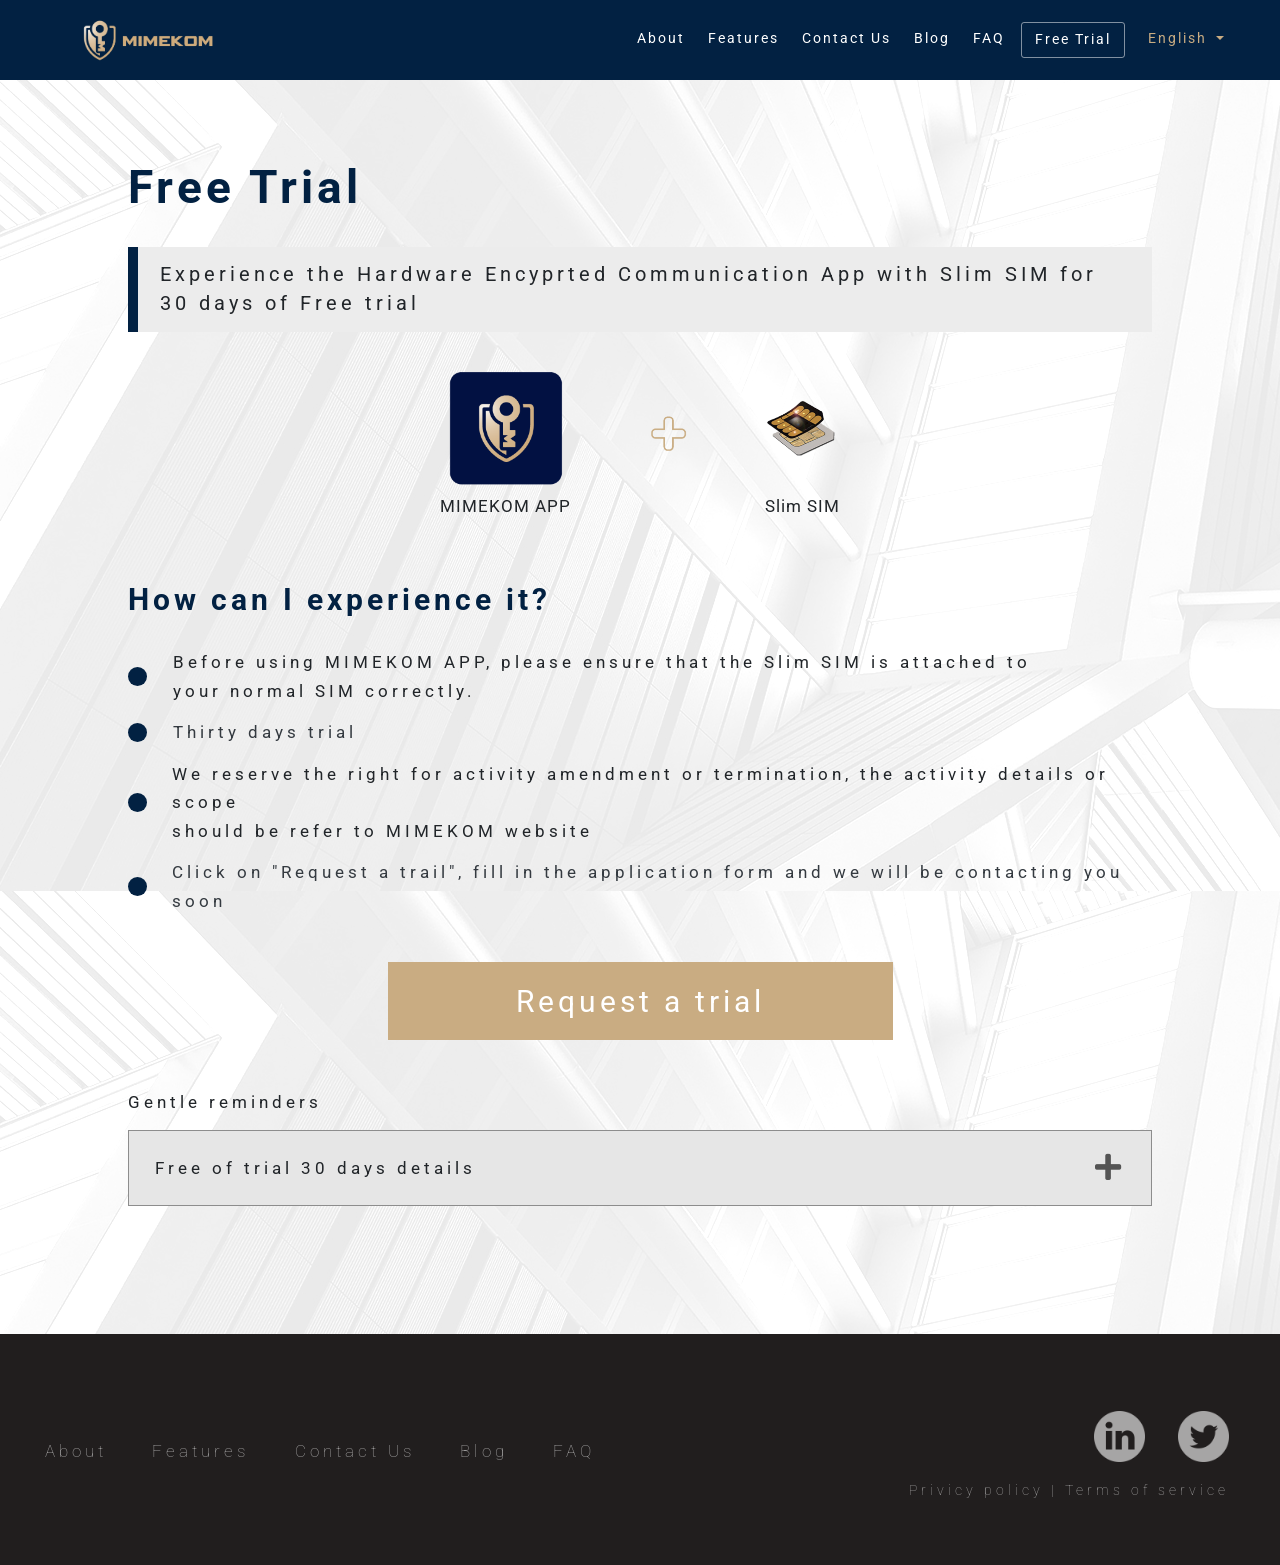
<file: EN/free.html>
<!DOCTYPE html>
<html>

<head>
    <title>MIMEKOM - Super Secure Encrypted communication APP</title>
	<meta name="description" content="MIMEKOM is a hardware-encrypted communication App .">
	<meta charset="UTF-8">
	<meta content="width=device-width, initial-scale=1" name="viewport" />
	<!-- Global site tag (gtag.js) - Google Analytics -->
	<script async src="https://www.googletagmanager.com/gtag/js?id=UA-180817405-1"></script>
	<script>
		window.dataLayer = window.dataLayer || [];
		function gtag() { dataLayer.push(arguments); }
		gtag('js', new Date());

		gtag('config', 'UA-180817405-1');
	</script>
    <link rel="stylesheet" type="text/css"
        href="https://stackpath.bootstrapcdn.com/bootstrap/4.5.0/css/bootstrap.min.css">
    <link rel="stylesheet" href="https://cdnjs.cloudflare.com/ajax/libs/font-awesome/5.14.0/css/all.min.css"
        integrity="sha512-1PKOgIY59xJ8Co8+NE6FZ+LOAZKjy+KY8iq0G4B3CyeY6wYHN3yt9PW0XpSriVlkMXe40PTKnXrLnZ9+fkDaog=="
        crossorigin="anonymous" />
    <link rel="stylesheet" href="css/hamburgers.css">
    <link rel="stylesheet" href="css/scrolling-nav.css">
    <link rel="stylesheet" href="css/general.css">
    <link rel="stylesheet" type="text/css" href="css/free_trial/free.css">
    <link rel="stylesheet" type="text/css" href="css/font_rwd.css">
    <link rel="stylesheet" type="text/css" href="css/general_rwd.css">
    <link rel="stylesheet" type="text/css" href="css/free_trial/free_rwd.css">
</head>

<body>
    <img src="../../img/homepage/bg1.png" style="display: none;">
    <!-- navbar -->
    <nav id="mainNav" class="navbar navbar-expand-md fixed-top navtop">
        <div class="container">
            <a class="navbar-brand js-scroll-trigger" href="index.html"><img class="nav-logo" src="img/logo.png"></a>
            <button class="navbar-toggler hamburger hamburger--collapse" type="button" data-toggle="collapse"
                data-target="#navbarResponsive" aria-controls="navbarResponsive" aria-expanded="false"
                aria-label="Toggle navigation" id="hamburger_icon">
                <span class="hamburger-box navbar-toggler-icon">
                    <span class="hamburger-inner"></span>
                </span>
            </button>
            <div class="collapse navbar-collapse" id="navbarResponsive">
				<ul class="navbar-nav ml-auto trans" id="nav-dropdown">
					<li class="nav-item">
						<a class="nav-link md-text" href="index.html#Information">About</a>
					</li>
					<li class="nav-item">
						<a class="nav-link md-text" href="index.html#Feature">Features</a>
					</li>
					<li class="nav-item">
						<a class="nav-link md-text" href="index.html#Contact-us">Contact Us</a>
					</li>
					<li class="nav-item">
						<a class="nav-link  md-text" href="news.html">Blog</a>
					</li>

					<li class="nav-item">
						<a class="nav-link md-text" href="faq.html">FAQ</a>
					</li>
					<li class="nav-item">
						<a class="nav-link nav-link-btn md-text" href="free.html">Free Trial</a>
					</li>
					<li class="nav-item dropdown">
						<a class="nav-link dropdown-toggle nav-btn-custom md-text" id="dropdownMenuButton"
							data-toggle="dropdown" aria-haspopup="true" aria-expanded="false">English
						</a>
						<div class="dropdown-menu" aria-labelledby="dropdownMenuButton">
							<a class="dropdown-item md-text" href="../free.html">繁體中文</a>
							<!-- <a class="dropdown-item md-text" href="#">日本語</a> -->
							<a class="dropdown-item md-text" href="#" style="color: #c9ac82;">English</a>
						</div>
					</li>
				</ul>
			</div>
        </div>
    </nav>
    <!-- Information -->
    <div id="Main">
        <p class="title lg-title">Free Trial</p>
        <div class="subtitle">
            <p class="xl-text">Experience the Hardware Encyprted Communication App with Slim SIM for 30 days of Free trial
            </p>
        </div>
        <div class="icons" style="text-align: center;">
            <div class="icon">
                <div class="icon1"></div>
                <p class="lg-text">MIMEKOM APP</p>
            </div>
            <div class="icon icon3"></div>
            <div class="icon">
                <div class="icon2"></div>
                <p class="lg-text">Slim SIM</p>
            </div>
        </div>
        <div class="steps">
            <p class="title md-title">How can I experience it?</p>
            <div class="text">
                <div class="b-dot"></div>
                <p class="lg-text">Before using MIMEKOM APP, please ensure that the Slim SIM is attached to <br>your normal SIM correctly.</p>
            </div>
            <div class="text text-dark">
                <div class="b-dot"></div>
                <p class="lg-text">Thirty days trial</p>
            </div>
            <div class="text">
                <div class="b-dot"></div>
                <p class="lg-text">We reserve the right for activity amendment or termination, the activity details or scope<br> should be refer to MIMEKOM website</p>
            </div>
            <div class="text text-dark">
                <div class="b-dot"></div>
                <p class="lg-text">Click on "Request a trail", fill in the application form and we will be contacting you soon</p>
            </div>
        </div>
        <div class="trial">
            <a href="mailto:MIMEKOM@mimekom.com?subject=Free Trial  [*Contact Name]&body=MIMEKOM is the hardware encryption communication APP and it’s required to have Slim SIM in order to offer you the comprehensive secure communication environment.%0A%0D
            Thank you for your enquiry. Please fill in the application form (the asterisk(*) mean that this field is mandated)%0A%0D
            Company name:%0A%0D*Contact Name:%0A%0D*Address:%0A%0D*Free trial request piece:%0A%0D*Enquiry:%0A%0D%0A%0A%0A%0A%0AWe will get in contact with you soon to provide the Slim SIM for you to experience the hardware encrypted communication APP anytime/anywhere!"
                class="trial-btn md-title">Request a trial</a>
        </div>
        <div class="remind">
            <p class="lg-text">Gentle reminders</p>
            <div class="faq">
                <div class="item">
                    <div class="question">
                        <p class="lg-text">Free of trial 30 days details</p>
                        <i class="fa md-title fa-plus"></i>
                        <i class="fa md-title fa-minus"></i>
                    </div>
                    <div class="answer">
                        <p class="md-text">
                            1. MIMEKOM offer the end customer the comprehensive secure communication experience. If there is any setting, process and purchase Slim SIM queries, please don't hesitate to get in contact with us via email. <br><br>
                            2. Before the Free of Trial finished, you are welcome to apply the MIMEKOM service via email as well. <br><br>
                            3. This trial is included 30 days of Free of trial for using super secure communication APP service, the validation is starting from the end-user receive the Slim SIM. For the service termination will not be individual notification.  <br><br>
                            4. if the user has exceeded the scope of fair use or other rights abuse, the company may restrict, suspend or disable the MIMEKOM service <br><br>
                            5. MIMEKOM reserves the right to amend or terminate the trial, and the latest trial details and scope are published in MIMEKOM website at any time. <br><br>
                                
                        </p>
                    </div>
                </div>
            </div>
        </div>
    </div>
    <!-- footer -->
    <div id="Footer">
		<div class="contact-btns">
			<a class="lg-text footer_icon footer-btn js-scroll-trigger" href="index.html#Information">About</a>
            <a class="lg-text footer-btn js-scroll-trigger" href="index.html#Feature">Features</a>
            <a class="lg-text footer-btn js-scroll-trigger" href="index.html#Contact-us">Contact Us</a>
			<a class="lg-text footer-btn" href="news.html">Blog</a>
			<a class="lg-text footer-btn" href="faq.html">FAQ</a>
		</div>
		<div class="right-stuff">
			<a class="icon1" href='https://www.linkedin.com/in/mimekom-mimekom-8018a61b9/'></a>
			<a class="icon2" href='https://twitter.com/MIMEKOM'></a>
			<p class="md-text">
				<a data-toggle="modal" data-target="#Privacy">Privicy policy </a>
				|
				<a data-toggle="modal" data-target="#Service">Terms of service</a><br>
				<!-- © 2020 Taisys technologies CO.， Ltd -->
			</p>
			<p class="sm-title mobile">
				<a data-toggle="modal" data-target="#Privacy">Privicy policy </a>
				|
				<a data-toggle="modal" data-target="#Service">Terms of service</a><br>
				<!-- © 2020 Taisys technologies CO.， Ltd -->
			</p>
        </div>
    </div>
    
<!-- Modal -->
<div class="modal fade" id="Privacy" tabindex="-1" role="dialog" aria-labelledby="exampleModalLongTitle"
aria-hidden="true">
<div class="modal-dialog" role="document">
    <div class="modal-content">
        <div class="modal-header">
            <h5 class="modal-title md-title" id="exampleModalLongTitle" style="text-align: center;">
                Privacy Policy and Personal Data Protection Notice</h5>
            <button type="button" class="close" data-dismiss="modal" aria-label="Close">
                <span aria-hidden="true">
                    &times;
                </span>
            </button>
        </div>
        <div class="modal-body lg-text">
            <br>
            <h3 style="text-align: center;">MIMEKOM</h3><br>
            The Company values your privacy very much and complies with the provisions of the Personal Data Protection Act. Please read the following carefully:<br>
            <br>
            1. Applicability<br>
            This Privacy and Personal Data Protection Notice(hereinafter referred to as the "Notice") applies to the date and information which that may be used to identify identity collected by the Company for providing MIMEKOM software and services (hereinafter referred to as the "Software" and the "Service"). It also includes any data which may be used to identify the identity of the User that the Company processes to share with its business partners. The Notice shall not be applied to any companies other than the Company, nor shall it is applied to any person who is not employed or managed by the Company.<br>
            <br><br><br>
            2. Personal information security protection<br><br>
            2.1
            The Company will properly store the personal data of each user in the data storage system, and adopt strict protective measures to prevent unauthorized personnel from contacting. To this end, the Company may provide the personal data of the User to its business partners or affiliated enterprises. Therefore, when it is necessary for such a business to entrust a third party to provide services, the Company will also strictly require it to comply with confidentiality obligations and take necessary inspection procedures to ensure that it will comply faithfully.<br>
            <br>
            2.2
            The User understands and agrees that the Company may possess or disclose the account information of the User or equipment-related information to the governmental organization, judicial organization, or parents or guardians of minors, in accordance with legal requirements or in the situation that it is necessary to disclose within reasonable scope for the following purposes:<br>
            <br>
            2.2.1 Comply with laws and regulations or the requirements of government;<br>
            <br>
            2.2.2 It is necessary to provide the Software and the Service;<br>
            <br>
            2.2.3 It is necessary to prevent serious detriment to the rights and interests of others; or<br>
            <br>
            2.2.4 To exempt the User and the public from imminent danger to life, body, freedom, rights, and property.<br>
            <br><br><br>
            3. Purpose and categories of collecting personal data of the User<br><br>
            3.1 If the User downloads, installs, uses the Software, obtains an account, and logs in to become a user of the Software and the Service, the Company will request the User to provide its personal data, including but not limited to name, mobile phone number, mobile phone SIM Card number, e-mail address, etc.<br>
            <br>
            3.2 During the use of the Software and the Service, it may be necessary to collect and process the data of the equipment used by the User as follows:<br>
            <br>
            3.2.1 Basic information of the equipment:<br><br>
            Including device ID, MAC address, brand, name of the APP installation file, APP version number, device resolution, system version number, and Bluetooth connection information.<br>
            <br>
            3.2.2 Network information:<br><br>
            Including network connection status, connection mode, and network access rights of the chip manager.<br>
            3.2.3 Personal information: including account information, contact information, etc.<br>
            <br>
            3.2.4 Application information: including whether the service is activated, etc.<br>
            <br>
            3.3  During the use of the Software, it is necessary to connect to the Internet and obtain or use the following device permissions or functions: storage, camera, contact, Bluetooth, microphone.<br>
            <br><br><br>
            4. Time Period, Territory, Recipients, and Methods of which the Personal Data is Used<br>
            <br>
            4.1 Time Period:<br><br>
            4.1.1 The duration of the collection purpose based on the above.<br><br>
            4.1.2 In accordance with applicable laws and regulations or the retention period stipulated in the contract.<br>
            <br>
            4.2 Territory:<br><br>
            The location of the Company, the affiliated enterprises of the Company, and the business partners that have business dealings with the Company.<br>
            <br>
            4.3 Recipient:<br><br>
            The Company, its affiliated companies, and business partners that have business dealings with the Company.<br>
            <br>
            4.4 Method:<br><br>
            The personal data shall be used with automated or other non-automated means(e.g. verbal, writing, telephone, text message, e-mail, fax, electronic documents, news magazines, government bulletins, or website announcements, etc., and any proper means which comply with the contemporary technology).<br>
            <br><br><br>
            5. Collection, processing, utilization, and notification of personal data<br><br>
            5.1
            The User understands and agrees that the Company collects its personal data on and within the purpose of providing the Software and the Service. The Company promises to collect, process, use, and possess the personal data of the User in accordance with the provisions of the Personal Data Protection Act, and promises to use the above personal data on and within the purpose of providing the Software and the Service.<br>
            <br>
            5.2 The User may exercise the following rights regarding the personal data of the User held by the Company:<br>
            <br>
            5.2.1 The User may inquire regarding, request to review, or request a copy of its personal data from the Company.<br>
            <br>
            5.2.2 The User may supply or correct its personal data to the Company, but the User shall provide appropriate explanations first according to applicable laws and regulations.<br>
            <br>
            5.2.3 The User may demand the Company for the cessation of the collection, processing, or use of its personal data. The User may also demand the Company to erase its personal data. But if the personal data is necessary for the Company to perform the business duty, the Company may not comply with such demand.<br>
            <br><br>
            6. The User’s rights and interests that will be affected if the User elects not to provide its personal data<br>
            The Company is required to collect, process, or use the personal data of the User for the above-mentioned purposes. If the User does not agree with the collection, processing, and use of its personal data made by the Company, or its personal data is incomplete, then the Company will not be able to provide the most flawless service for the User.<br>
            <br><br>
            7. Use of Link Pages<br><br>
            The Software provides links to other websites which the User may click to enter other websites. But this method does not guarantee your privacy on such websites.<br>
            <br><br>
            8. Revisions of the Notice<br><br>
            In order to implement the intention to protect the privacy and personal data of the User, the Notice may be revised timely in response to any needs. The revised Notice will be published on the official website and the latest version of the Software simultaneously.<br>
            <br><br><br><br><br>
            <hr /><br>
            <h3 style="text-align: center;">Chip Manager</h3><br>
            The Company values your privacy very much and complies with the provisions of the Personal Data Protection Act. Please read the following carefully:<br>
            <br>
            1. Applicability<br>
            This Privacy and Personal Data Protection Notice(hereinafter referred to as the "Notice") applies to the date and information which that may be used to identify identity collected by the Company for providing MIMEKOM software and services (hereinafter referred to as the "Software" and the "Service"). It also includes any data which may be used to identify the identity of the User that the Company processes to share with its business partners. The Notice shall not be applied to any companies other than the Company, nor shall it is applied to any person who is not employed or managed by the Company.<br>
            <br><br><br>
            2. Personal information security protection<br><br>
            2.1
            The Company will properly store the personal data of each user in the data storage system, and adopt strict protective measures to prevent unauthorized personnel from contacting. To this end, the Company may provide the personal data of the User to its business partners or affiliated enterprises. Therefore, when it is necessary for such a business to entrust a third party to provide services, the Company will also strictly require it to comply with confidentiality obligations and take necessary inspection procedures to ensure that it will comply faithfully.<br>
            <br>
            2.2
            The User understands and agrees that the Company may possess or disclose the account information of the User or equipment-related information to the governmental organization, judicial organization, or parents or guardians of minors, in accordance with legal requirements or in the situation that it is necessary to disclose within reasonable scope for the following purposes:<br>
            <br>
            2.2.1 Comply with laws and regulations or the requirements of government;<br>
            <br>
            2.2.2 It is necessary to provide the Software and the Service;<br>
            <br>
            2.2.3 It is necessary to prevent serious detriment to the rights and interests of others; or<br>
            <br>
            2.2.4 To exempt the User and the public from imminent danger to life, body, freedom, rights, and property.<br>
            <br><br><br>
            3. Purpose and categories of collecting personal data of the User<br><br>
            3.1 If the User downloads, installs, uses the Software, obtains an account, and logs in to become a user of the Software and the Service, the Company will request the User to provide its personal data, including but not limited to name, mobile phone number, mobile phone SIM Card number, e-mail address, etc.<br>
            <br>
            3.2 During the use of the Software and the Service, it may be necessary to collect and process the data of the equipment used by the User as follows:<br>
            <br>
            3.2.1 Basic information of the equipment:<br><br>
            Including device ID, MAC address, brand, name of the APP installation file, APP version number, device resolution, system version number, and Bluetooth connection information.<br>
            <br>
            3.2.2 Network information:<br><br>
            Including network connection status, connection mode, and network access rights of the chip manager.<br>
            3.2.3 Personal information: including account information, contact information, etc.<br>
            <br>
            3.2.4 Application information: including whether the service is activated, etc.<br>
            <br>
            3.3  During the use of the Software, it is necessary to connect to the Internet and obtain or use the following device permissions or functions: storage, camera, contact, Bluetooth, microphone.<br>
            <br><br><br>
            4. Time Period, Territory, Recipients, and Methods of which the Personal Data is Used<br>
            <br>
            4.1 Time Period:<br><br>
            4.1.1 The duration of the collection purpose based on the above.<br><br>
            4.1.2 In accordance with applicable laws and regulations or the retention period stipulated in the contract.<br>
            <br>
            4.2 Territory:<br><br>
            The location of the Company, the affiliated enterprises of the Company, and the business partners that have business dealings with the Company.<br>
            <br>
            4.3 Recipient:<br><br>
            The Company, its affiliated companies, and business partners that have business dealings with the Company.<br>
            <br>
            4.4 Method:<br><br>
            The personal data shall be used with automated or other non-automated means(e.g. verbal, writing, telephone, text message, e-mail, fax, electronic documents, news magazines, government bulletins, or website announcements, etc., and any proper means which comply with the contemporary technology).<br>
            <br><br><br>
            5. Collection, processing, utilization, and notification of personal data<br><br>
            5.1
            The User understands and agrees that the Company collects its personal data on and within the purpose of providing the Software and the Service. The Company promises to collect, process, use, and possess the personal data of the User in accordance with the provisions of the Personal Data Protection Act, and promises to use the above personal data on and within the purpose of providing the Software and the Service.<br>
            <br>
            5.2 The User may exercise the following rights regarding the personal data of the User held by the Company:<br>
            <br>
            5.2.1 The User may inquire regarding, request to review, or request a copy of its personal data from the Company.<br>
            <br>
            5.2.2 The User may supply or correct its personal data to the Company, but the User shall provide appropriate explanations first according to applicable laws and regulations.<br>
            <br>
            5.2.3 The User may demand the Company for the cessation of the collection, processing, or use of its personal data. The User may also demand the Company to erase its personal data. But if the personal data is necessary for the Company to perform the business duty, the Company may not comply with such demand.<br>
            <br><br>
            6. The User’s rights and interests that will be affected if the User elects not to provide its personal data<br>
            The Company is required to collect, process, or use the personal data of the User for the above-mentioned purposes. If the User does not agree with the collection, processing, and use of its personal data made by the Company, or its personal data is incomplete, then the Company will not be able to provide the most flawless service for the User.<br>
            <br><br>
            7. Use of Link Pages<br><br>
            The Software provides links to other websites which the User may click to enter other websites. But this method does not guarantee your privacy on such websites.<br>
            <br><br>
            8. Revisions of the Notice<br><br>
            In order to implement the intention to protect the privacy and personal data of the User, the Notice may be revised timely in response to any needs. The revised Notice will be published on the official website and the latest version of the Software simultaneously.<br>
            <br><br><br><br><br>
        </div>
        <div class="modal-footer">
            <button type="button" class="btn btn-secondary" data-dismiss="modal">Close</button>
        </div>
    </div>
</div>
</div>
<div class="modal fade" id="Service" tabindex="-1" role="dialog" aria-labelledby="exampleModalLongTitle"
aria-hidden="true">
<div class="modal-dialog" role="document">
    <div class="modal-content">
        <div class="modal-header">
            <h5 class="modal-title md-title" id="exampleModalLongTitle" style="text-align: center;">Terms of Service</h5>
            <button type="button" class="close" data-dismiss="modal" aria-label="Close">
                <span aria-hidden="true">
                    &times;
                </span>
            </button>
        </div>
        <div class="modal-body lg-text">
            <br>
            <h3 style="text-align: center;">MIMEKOM</h3><br>
            Company provides the User with the use of MIMEKOM software and services (hereinafter referred to as the"Software" and the"Service"). Users shall read the relevant content of this Terms of Service carefully to protect their rights.
            <br><br>
            1. Consent to this Terms of Service<br><br>
            1.1 Once the Software and the Service are actually used by the User, the User will be considered to have read, understood, and irrevocably agreed to comply with this Terms of Service.<br><br>
            1.2 If the User is under the age of twenty, in addition to the User who shall abide by this Terms of Service, its parents (or guardians) shall read, understand and agree to abide by all the content of this Terms of Service at the same time, so that the User could use or continue to use the Software and the Service.<br><br>
            <br><br><br>
            2. Service Content<br><br>
            2.1
            The Company gives the User a non-transferable and non-exclusive license to use the Software and the Service. The User may install and use the Software on a single terminal device for non-commercial purposes. The User may make a copy of the Software for the purpose of using the Software and the Service only for backup purposes. The backup copy shall contain all copyright information contained in the original software.<br><br>
            2.2 All other rights not expressly authorized by this Terms of Service are still reserved by the Company, the User shall acquire additional written consent from the Company to exercise these rights. If the Company fails to exercise any of the foregoing rights, it shall not be considered to be a waiver of these rights.<br><br>
            2.3 The User shall equip the terminal equipment required to use the Software and the Service and bear the required costs(including but not limited to mobile transmission costs for preloading the Software) This also means that the User has agreed to and shall comply with the terms of use or related instructions of such equipment.<br><br>
            2.4
            The Company has developed different software versions for different terminals, systems, etc., the User may choose the appropriate version to install according to the actual situation. After installing the program, the User shall follow the steps prompted by the program to install it correctly. The Company reserves the right to timely provide the User with modifications and upgrades of the Software, as well as the right to charge fees for modification or upgrade services. After the new version of the Software is released, the Company does not warrant or guarantee that the old version of the Software is still available.<br>
            <br>
            2.5
            The Company has the right to modify the functions of the Software, interrupt or suspend the use of the Software without prior notice to the User. For any losses caused by the Company's exercise of the right to modify or interrupt the use of the Software, useless the losses were caused by the Company intentionally or grossly negligently, the User agrees that the Company shall not be liable to the User or any business partners.<br>
            <br><br><br>
            3. Account<br><br>
            3.1
            The User shall properly keep its account and password for the Software and the Service, and take full liability for all activities under its account and password. If the User's account information (including but not limited to the account, password, security chip PIN code, and other related personal data) is acquainted by others due to the User's own reasons, the User shall bear the damage caused by it.<br>
            <br>
            3.2 The User of the Software and the Service may stop using the Software and the Service at any time. After the User stops using the Software and services by itself, the Company shall process the account of the User in accordance with the provisions of Article 3.4 of this Terms of Service.<br>
            <br>
            3.3
            If the User violates this Terms of Service, the Company shall notify the User to improve it. If the User ignores the notification and still fails to improve or continues to violate this Terms of Service, the Company may delete its account immediately without notifying the User and terminate the provision of the Software and the Service. However, if there is any fact which the Company could find that the User violates Article 6.2 or Article 6.3 of this Terms of Service, the Company may immediately delete his account without notifying the User and terminate the provision of the Software and the Service.<br>
            <br>
            3.4 For an account that has not been used for more than one year since the last connection, the Company may delete the account in accordance with this Terms of Service, but the User of the account shall be notified 15 days before the deletion, if the User uses the account during this period, then its account shall not be deleted.<br>
            <br><br><br>
            4. Intellectual Property Rights<br><br>
            The copyrights, patent rights, trademarks, trade secrets, other intellectual property rights, ownership, and other rights of all the works and materials provided by the Company regarding the Software and the Service are owned by the Company or the legal rights holder. Except for the legal authorization of the Company or the legal rights holder, the User shall not reproduce, publicly transmit, modify, edit, distribute or use it for any purpose in any other form without authorization, otherwise the User shall bear the relevant legal liability. Because of this, the User shall not reverse engineer, decompile or reverse compile the Software or otherwise attempt to discover the original code and algorithm of the Software, nor modify the Software, disable any functions of the Software or create any derivative work based on it, otherwise, the User shall bear the relevant legal liability.<br>
            <br><br>
            5. Privacy and Personal Data<br><br>
            5.1 The personal data provided by the User, including name, phone number, e-mail address, and other legally protected personal data, shall not be disclosed to the public unless it is required by the applicable law or consented by the User.<br><br>
            5.2
            During the use of the Software, it may be necessary to collect and process the following data of the device used by the User: basic information of the device, including device ID, MAC address, brand, APP installation file name, APP version number, device resolution, system version number, and Bluetooth connection information; network information, including network connection status, connection mode, and chip manager network usage permissions; personal data, including account information, contact information, etc.; application information, including whether the Service is activated, etc.<br>
            <br>
            5.3 During the use of the Software, it is necessary to connect to the Internet and obtain permission to use the following devices or their functions: storage, camera, contacts, Bluetooth, microphone.<br>
            <br>
            5.4
            The Company values the protection of the personal data and privacy of the User. The Company only uses the above-mentioned personal data to improve products or provide the User with customized services or technical support, and will not disclose such personal data in any form which could identify the identity of the User.<br>
            <br>
            5.5
            Regarding the personal data logged in or left by the User, the User agrees that the Company and its business partners may collect, process, and use such personal data within a reasonable range for investigation and research of statistical analysis and network behavior or any other legal use.<br>
            <br>
            5.6 Regarding the detailed stipulation on the use and protection of personal data of the User of the Software and the Service, the User agrees to comply with the Privacy and Personal Data Protection Notice of the Company.<br>
            <br><br>
            6. User’s Responsibilities and Obligations<br><br>
            6.1
            The User shall comply with the laws and regulations of relevant countries or regions, all relevant regulations and practices, and the provisions of this Terms of Service when using the Software and the Service. The User shall bear relevant legal liability if its act involves illegality, and the Company will take the initiative to report or cooperate investigation and handling of the judicial organization or relevant competent authorities. If the User violates this Terms of Service or relevant laws and regulations or has an illegal or improper act that infringes on the rights of others, and thereby causes damage or expenses to the Company or its affiliates, employees, trustees, agents, and other related performance assistants suffer damage or expenses(including but not limited to litigation fees and attorney fees incurred in civil, criminal and administrative litigation), the User shall be liable for compensating these damages and expenses.<br>
            <br>
            6.2 Unless permitted by applicable law or the Company's written permission, the User shall not engage in the following behaviors:<br>
            <br>
            6.2.1 Delete the copyright information on the Software and its copies;<br>
            <br>
            6.2.2 Reverse engineer, reverse compile, reverse compile the Software, or attempt to find the source code of the Software in other methods;<br>
            <br>
            6.2.3 Renting, lending, copying, modifying, linking, reprinting, adapting, issuing, publishing, establishing mirror websites the intellectual property rights owned by the Company and legal rights holders;<br>
            <br>
            6.2.4
            Copying, modifying, adding, deleting, mounting the Software, the data released into any terminal memory during the running of the Software, the interactive data between the client and the server during the running of the Software, and the system data necessary for the running of the Software, or creating any derivative works, including but not limited to the use of plug-in programs, plug-ins or business partner tools or services not authorized by the Company to access the Software and related systems;<br>
            <br>
            6.2.5 By modifying or forging the commands and data in the operation of the Software, adding, deleting, changing the functions or execution effects of the Software, or transferring the Software and methods used for the above purposes for profit or public transmission, regardless of such whether it is for commercial purposes;
            <br><br>
            6.2.6 Register or use the Software and the Service, or make, distribute, or transmit the above tools through business partner software, plug-in programs, plug-ins, systems that are not developed or authorized by the Company;<br>
            <br>
            6.2.7 Any other acts not expressly authorized by the Company.<br><br>
            6.3
            The User understands and agrees that the User shall not use its account, the Software, or the Service to produce, copy, distribute, and transmit the following content that interferes with the normal operation of MIMEKOM and infringes the legitimate rights and interests of other users or business partners, including but not limited to:<br>
            <br>
            6.3.1 Distribute, broadcast, transmit, or store the content that violates local national laws and regulations;<br>
            <br>
            6.3.2 Distribute, broadcast, transmit, or store the content that infringes others' reputation, portrait, intellectual property, trade secrets, and any other legal rights;<br>
            <br>
            6.3.3 Distribute, broadcast, transmit, or store that content that infringes the privacy or personal data of others;<br>
            <br>
            6.3.4 Publish, broadcast, transmit harassment, advertising information, spam or any content that is sexually or sexually suggestive;<br>
            <br>
            6.3.5 Other content that violates laws, regulations, policies, and morals, or interferes with the normal operation of the Software and the Service, and infringes the legitimate rights and interests of other users or business partners.<br>
            <br>
            6.4
            The User understands and agrees that the Software is similar to most computer software and mobile phone applications, and may be affected by a variety of factors, including but not limited to the User’s own reasons, network service quality, social environment, etc.; it may also involve various security problems include, but not limited to, illegal use of user data by others to conduct real-world harassment; other software downloaded and installed by the User or other websites accessed may contain viruses, Trojan horses, or other malicious programs that threaten the terminal device information and data security of the User, and then affect the normal use of the Software. Therefore, the User should strengthen the awareness of information security and personal data protection, and pay attention to password protection to avoid losses.<br>
            <br><br>
            7. Security Maintenance<br><br>
            7.1
            When the User informs the Company that its account has been hacked by a third person (such as the account being stolen by others), the Company shall suspend or delete the account after confirming the intrusion to protect the hacked account. For the User whose accounts have been stolen, the Company shall provide the User with the information on how to create a new account or restore account (only to the extent that it is technically feasible).<br>
            <br>
            7.2
            The Company will do its best to maintain the Software and the Service to meet and comply with the contemporary technical standards with reasonably expected safety requirements to prevent illegal intrusion, acquisition, tampering, damage to the related record or personal data regarding the User's use of the Software and the Service. In case of illegal invasion or damage to the system, reasonable measures shall be taken to respond as soon as possible.<br>
            <br><br><br>
            8. Disclaimer<br><br>
            8.1
            The User hereby confirms that the User is aware of all the functions of the Software and the necessary operations performed by the Company to realize the functions of the Software. The User chooses to use the Software and the Service according to its own needs. Because the Software and the Service exist the risks and all consequences of this shall be borne by the User. The Company will do its best to protect the legal rights and interests of the User in using the Software and the timeliness, security, authenticity, and stability of the Service, but the Company does not warrant or guarantee that the Software and the Service will meet the needs of the User, nor that the Software and the Service have no factual flaws or legal flaws. The Company also does not assume any liability for the failure to delete or save information that occurs when the User uses the Software.<br>
            <br>
            8.2
            Any service interruption, content loss, garbled code, incorrect reception, unavailability, delayed reception, caused by telecommunication network failures of basic telecom operators in the domestic and foreign involved by the Software and the Service, technical defects, coverage limitations, force majeure, computer viruses, hacker attacks, customer location, customer shutdown, or any other cause which is not within the scope of the technical ability of the Company, useless it was caused by the Company intentionally or grossly negligently, the Company shall not be liable for any damage caused because of it.<br>
            <br>
            8.3 If the User is unable to use the Software and the Service, any direct, indirect, derivative, or special damage caused by the User, useless it was caused by the Company intentionally or grossly negligently, the Company shall not be liable for any damages.<br>
            <br>
            8.4
            The Software provides the User with downloadable business partner applications (hereinafter referred to as "business partner programs"), and the User may choose whether to download and use such business partner programs. If the User chooses to use these business partner programs, the User shall follow the provisions of the corresponding business partner license agreement.<br>
            <br>
            8.5
            The User acknowledges and agrees that the Company is not liable for the availability of such business partner programs, and is not liable for its content, advertisements, products, services, or other materials applied to it. The User clearly acknowledges and agrees to bear the risks of applying such business partner programs by itself, as well as the risks of them in terms of quality, performance, accuracy, etc. The User agrees to use or trust the content, products, or services of such business partner programs, including but not limited to damage to mobile devices or data loss, for any damage or loss caused, suspected or related, useless it was caused by the Company intentionally or grossly negligently, otherwise, the Company shall not assume any direct or indirect liability. Any information and personal data provided by the User to such business partner program providers shall comply with the personal data and privacy protection measures of the business partner program providers. The Company hereby declares that useless it was caused by the Company intentionally or grossly negligently, the Company shall not be liable for any information disclosure or any other actions made by the business partner program providers. Regarding whether the personal data of the relevant user is used by any business partner program providers and the possible use of such personal data by such business partner program providers, the Company hereby declares that unless it was caused by the Company intentionally or grossly negligently, otherwise, the Company shall not assume any liability.<br>
            <br><br><br>
            9. Amendment of this Terms of Service and Validity of Individual Terms<br><br>
            9.1
            The Company reserves the right to timely add, modify or delete all or part of this Terms of Service, the Software and the Service, and to publish relevant terms in the latest version of the Software or the Company’s website timely. The content is effective from the time of publication without separate notice.<br>
            <br>
            9.2
            If the User, the User's parent or guardian does not express objection within 15 days after the announcement of Article 9.1, it shall be deemed to have accepted the changes of this Terms of Service, the Software, and the Service content. If there is any objection, it will be considered to be a notice of termination of the contract, and the Company will therefore be unable to continue to provide the Software and the Service to the User who objects to it.<br>
            <br>
            9.3 If all or part of any clause set in this Terms of Service is invalid, it will not affect the validity of other clauses.<br>
            <br><br>
            10. Governing law and Jurisdiction<br><br>
            The governing law of this Terms of Service is the law of Taiwan(R.O.C). If there is any form of unresolvable dispute in this Terms of Service or incurred by the User's use of the Software and the Service, the User and the Company agree that the Taiwan Taipei District Court shall be the court of first instance jurisdiction.<br>
            <br><br><br><br><br>
            <hr /><br>
            <h3 style="text-align: center;">Chip Manager</h3><br>
            Company provides the User with the use of Chip Manager software and services (hereinafter referred to as the"Software" and the"Service"). Users shall read the relevant content of this Terms of Service carefully to protect their rights.
            <br>
            <br><br>
            1. Consent to this Terms of Service<br><br>
            1.1 Once the Software and the Service are actually used by the User, the User will be considered to have read, understood, and irrevocably agreed to comply with this Terms of Service.<br><br>
            1.2 If the User is under the age of twenty, in addition to the User who shall abide by this Terms of Service, its parents (or guardians) shall read, understand and agree to abide by all the content of this Terms of Service at the same time, so that the User could use or continue to use the Software and the Service.<br><br>
            <br><br><br>
            2. Service Content<br><br>
            2.1
            The Company gives the User a non-transferable and non-exclusive license to use the Software and the Service. The User may install and use the Software on a single terminal device for non-commercial purposes. The User may make a copy of the Software for the purpose of using the Software and the Service only for backup purposes. The backup copy shall contain all copyright information contained in the original software.<br><br>
            2.2 All other rights not expressly authorized by this Terms of Service are still reserved by the Company, the User shall acquire additional written consent from the Company to exercise these rights. If the Company fails to exercise any of the foregoing rights, it shall not be considered to be a waiver of these rights.<br><br>
            2.3 The User shall equip the terminal equipment required to use the Software and the Service and bear the required costs(including but not limited to mobile transmission costs for preloading the Software) This also means that the User has agreed to and shall comply with the terms of use or related instructions of such equipment.<br><br>
            2.4
            The Company has developed different software versions for different terminals, systems, etc., the User may choose the appropriate version to install according to the actual situation. After installing the program, the User shall follow the steps prompted by the program to install it correctly. The Company reserves the right to timely provide the User with modifications and upgrades of the Software, as well as the right to charge fees for modification or upgrade services. After the new version of the Software is released, the Company does not warrant or guarantee that the old version of the Software is still available.<br>
            <br>
            2.5
            The Company has the right to modify the functions of the Software, interrupt or suspend the use of the Software without prior notice to the User. For any losses caused by the Company's exercise of the right to modify or interrupt the use of the Software, useless the losses were caused by the Company intentionally or grossly negligently, the User agrees that the Company shall not be liable to the User or any business partners.<br>
            <br><br><br>
            3. Account<br><br>
            3.1
            The User shall properly keep its account and password for the Software and the Service, and take full liability for all activities under its account and password. If the User's account information (including but not limited to the account, password, security chip PIN code, and other related personal data) is acquainted by others due to the User's own reasons, the User shall bear the damage caused by it.<br>
            <br>
            3.2 The User of the Software and the Service may stop using the Software and the Service at any time. After the User stops using the Software and services by itself, the Company shall process the account of the User in accordance with the provisions of Article 3.4 of this Terms of Service.<br>
            <br>
            3.3
            If the User violates this Terms of Service, the Company shall notify the User to improve it. If the User ignores the notification and still fails to improve or continues to violate this Terms of Service, the Company may delete its account immediately without notifying the User and terminate the provision of the Software and the Service. However, if there is any fact which the Company could find that the User violates Article 6.2 or Article 6.3 of this Terms of Service, the Company may immediately delete his account without notifying the User and terminate the provision of the Software and the Service.<br>
            <br>
            3.4 For an account that has not been used for more than one year since the last connection, the Company may delete the account in accordance with this Terms of Service, but the User of the account shall be notified 15 days before the deletion, if the User uses the account during this period, then its account shall not be deleted.<br>
            <br><br><br>
            4. Intellectual Property Rights<br><br>
            The copyrights, patent rights, trademarks, trade secrets, other intellectual property rights, ownership, and other rights of all the works and materials provided by the Company regarding the Software and the Service are owned by the Company or the legal rights holder. Except for the legal authorization of the Company or the legal rights holder, the User shall not reproduce, publicly transmit, modify, edit, distribute or use it for any purpose in any other form without authorization, otherwise the User shall bear the relevant legal liability. Because of this, the User shall not reverse engineer, decompile or reverse compile the Software or otherwise attempt to discover the original code and algorithm of the Software, nor modify the Software, disable any functions of the Software or create any derivative work based on it, otherwise, the User shall bear the relevant legal liability.<br>
            <br><br>
            5. Privacy and Personal Data<br><br>
            5.1 The personal data provided by the User, including name, phone number, e-mail address, and other legally protected personal data, shall not be disclosed to the public unless it is required by the applicable law or consented by the User.<br><br>
            5.2
            During the use of the Software, it may be necessary to collect and process the following data of the device used by the User: basic information of the device, including device ID, MAC address, brand, APP installation file name, APP version number, device resolution, system version number, and Bluetooth connection information; network information, including network connection status, connection mode, and chip manager network usage permissions; personal data, including account information, contact information, etc.; application information, including whether the Service is activated, etc.<br>
            <br>
            5.3 During the use of the Software, it is necessary to connect to the Internet and obtain permission to use the following devices or their functions: storage, camera, contacts, Bluetooth, microphone.<br>
            <br>
            5.4
            The Company values the protection of the personal data and privacy of the User. The Company only uses the above-mentioned personal data to improve products or provide the User with customized services or technical support, and will not disclose such personal data in any form which could identify the identity of the User.<br>
            <br>
            5.5
            Regarding the personal data logged in or left by the User, the User agrees that the Company and its business partners may collect, process, and use such personal data within a reasonable range for investigation and research of statistical analysis and network behavior or any other legal use.<br>
            <br>
            5.6 Regarding the detailed stipulation on the use and protection of personal data of the User of the Software and the Service, the User agrees to comply with the Privacy and Personal Data Protection Notice of the Company.<br>
            <br><br>
            6. User’s Responsibilities and Obligations<br><br>
            6.1
            The User shall comply with the laws and regulations of relevant countries or regions, all relevant regulations and practices, and the provisions of this Terms of Service when using the Software and the Service. The User shall bear relevant legal liability if its act involves illegality, and the Company will take the initiative to report or cooperate investigation and handling of the judicial organization or relevant competent authorities. If the User violates this Terms of Service or relevant laws and regulations or has an illegal or improper act that infringes on the rights of others, and thereby causes damage or expenses to the Company or its affiliates, employees, trustees, agents, and other related performance assistants suffer damage or expenses(including but not limited to litigation fees and attorney fees incurred in civil, criminal and administrative litigation), the User shall be liable for compensating these damages and expenses.<br>
            <br>
            6.2 Unless permitted by applicable law or the Company's written permission, the User shall not engage in the following behaviors:<br>
            <br>
            6.2.1 Delete the copyright information on the Software and its copies;<br>
            <br>
            6.2.2 Reverse engineer, reverse compile, reverse compile the Software, or attempt to find the source code of the Software in other methods;<br>
            <br>
            6.2.3 Renting, lending, copying, modifying, linking, reprinting, adapting, issuing, publishing, establishing mirror websites the intellectual property rights owned by the Company and legal rights holders;<br>
            <br>
            6.2.4
            Copying, modifying, adding, deleting, mounting the Software, the data released into any terminal memory during the running of the Software, the interactive data between the client and the server during the running of the Software, and the system data necessary for the running of the Software, or creating any derivative works, including but not limited to the use of plug-in programs, plug-ins or business partner tools or services not authorized by the Company to access the Software and related systems;<br>
            <br>
            6.2.5 By modifying or forging the commands and data in the operation of the Software, adding, deleting, changing the functions or execution effects of the Software, or transferring the Software and methods used for the above purposes for profit or public transmission, regardless of such whether it is for commercial purposes;
            <br><br>
            6.2.6 Register or use the Software and the Service, or make, distribute, or transmit the above tools through business partner software, plug-in programs, plug-ins, systems that are not developed or authorized by the Company;<br>
            <br>
            6.2.7 Any other acts not expressly authorized by the Company.<br><br>
            6.3
            The User understands and agrees that the User shall not use its account, the Software, or the Service to produce, copy, distribute, and transmit the following content that interferes with the normal operation of MIMEKOM and infringes the legitimate rights and interests of other users or business partners, including but not limited to:<br>
            <br>
            6.3.1 Distribute, broadcast, transmit, or store the content that violates local national laws and regulations;<br>
            <br>
            6.3.2 Distribute, broadcast, transmit, or store the content that infringes others' reputation, portrait, intellectual property, trade secrets, and any other legal rights;<br>
            <br>
            6.3.3 Distribute, broadcast, transmit, or store that content that infringes the privacy or personal data of others;<br>
            <br>
            6.3.4 Publish, broadcast, transmit harassment, advertising information, spam or any content that is sexually or sexually suggestive;<br>
            <br>
            6.3.5 Other content that violates laws, regulations, policies, and morals, or interferes with the normal operation of the Software and the Service, and infringes the legitimate rights and interests of other users or business partners.<br>
            <br>
            6.4
            The User understands and agrees that the Software is similar to most computer software and mobile phone applications, and may be affected by a variety of factors, including but not limited to the User’s own reasons, network service quality, social environment, etc.; it may also involve various security problems include, but not limited to, illegal use of user data by others to conduct real-world harassment; other software downloaded and installed by the User or other websites accessed may contain viruses, Trojan horses, or other malicious programs that threaten the terminal device information and data security of the User, and then affect the normal use of the Software. Therefore, the User should strengthen the awareness of information security and personal data protection, and pay attention to password protection to avoid losses.<br>
            <br><br>
            7. Security Maintenance<br><br>
            7.1
            When the User informs the Company that its account has been hacked by a third person (such as the account being stolen by others), the Company shall suspend or delete the account after confirming the intrusion to protect the hacked account. For the User whose accounts have been stolen, the Company shall provide the User with the information on how to create a new account or restore account (only to the extent that it is technically feasible).<br>
            <br>
            7.2
            The Company will do its best to maintain the Software and the Service to meet and comply with the contemporary technical standards with reasonably expected safety requirements to prevent illegal intrusion, acquisition, tampering, damage to the related record or personal data regarding the User's use of the Software and the Service. In case of illegal invasion or damage to the system, reasonable measures shall be taken to respond as soon as possible.<br>
            <br><br><br>
            8. Disclaimer<br><br>
            8.1
            The User hereby confirms that the User is aware of all the functions of the Software and the necessary operations performed by the Company to realize the functions of the Software. The User chooses to use the Software and the Service according to its own needs. Because the Software and the Service exist the risks and all consequences of this shall be borne by the User. The Company will do its best to protect the legal rights and interests of the User in using the Software and the timeliness, security, authenticity, and stability of the Service, but the Company does not warrant or guarantee that the Software and the Service will meet the needs of the User, nor that the Software and the Service have no factual flaws or legal flaws. The Company also does not assume any liability for the failure to delete or save information that occurs when the User uses the Software.<br>
            <br>
            8.2
            Any service interruption, content loss, garbled code, incorrect reception, unavailability, delayed reception, caused by telecommunication network failures of basic telecom operators in the domestic and foreign involved by the Software and the Service, technical defects, coverage limitations, force majeure, computer viruses, hacker attacks, customer location, customer shutdown, or any other cause which is not within the scope of the technical ability of the Company, useless it was caused by the Company intentionally or grossly negligently, the Company shall not be liable for any damage caused because of it.<br>
            <br>
            8.3 If the User is unable to use the Software and the Service, any direct, indirect, derivative, or special damage caused by the User, useless it was caused by the Company intentionally or grossly negligently, the Company shall not be liable for any damages.<br>
            <br>
            8.4
            The Software provides the User with downloadable business partner applications (hereinafter referred to as "business partner programs"), and the User may choose whether to download and use such business partner programs. If the User chooses to use these business partner programs, the User shall follow the provisions of the corresponding business partner license agreement.<br>
            <br>
            8.5
            The User acknowledges and agrees that the Company is not liable for the availability of such business partner programs, and is not liable for its content, advertisements, products, services, or other materials applied to it. The User clearly acknowledges and agrees to bear the risks of applying such business partner programs by itself, as well as the risks of them in terms of quality, performance, accuracy, etc. The User agrees to use or trust the content, products, or services of such business partner programs, including but not limited to damage to mobile devices or data loss, for any damage or loss caused, suspected or related, useless it was caused by the Company intentionally or grossly negligently, otherwise, the Company shall not assume any direct or indirect liability. Any information and personal data provided by the User to such business partner program providers shall comply with the personal data and privacy protection measures of the business partner program providers. The Company hereby declares that useless it was caused by the Company intentionally or grossly negligently, the Company shall not be liable for any information disclosure or any other actions made by the business partner program providers. Regarding whether the personal data of the relevant user is used by any business partner program providers and the possible use of such personal data by such business partner program providers, the Company hereby declares that unless it was caused by the Company intentionally or grossly negligently, otherwise, the Company shall not assume any liability.<br>
            <br><br><br>
            9. Amendment of this Terms of Service and Validity of Individual Terms<br><br>
            9.1
            The Company reserves the right to timely add, modify or delete all or part of this Terms of Service, the Software and the Service, and to publish relevant terms in the latest version of the Software or the Company’s website timely. The content is effective from the time of publication without separate notice.<br>
            <br>
            9.2
            If the User, the User's parent or guardian does not express objection within 15 days after the announcement of Article 9.1, it shall be deemed to have accepted the changes of this Terms of Service, the Software, and the Service content. If there is any objection, it will be considered to be a notice of termination of the contract, and the Company will therefore be unable to continue to provide the Software and the Service to the User who objects to it.<br>
            <br>
            9.3 If all or part of any clause set in this Terms of Service is invalid, it will not affect the validity of other clauses.<br>
            <br><br>
            10. Governing law and Jurisdiction<br><br>
            The governing law of this Terms of Service is the law of Taiwan(R.O.C). If there is any form of unresolvable dispute in this Terms of Service or incurred by the User's use of the Software and the Service, the User and the Company agree that the Taiwan Taipei District Court shall be the court of first instance jurisdiction.<br>
            <br><br><br><br><br>


        </div>
        <div class="modal-footer">
            <button type="button" class="btn btn-secondary" data-dismiss="modal">Close</button>
        </div>
    </div>
</div>
</div>
    <!-- Bootstrap core JavaScript -->
    <script src="vendor/jquery/jquery.min.js"></script>
    <script src="vendor/bootstrap/js/bootstrap.bundle.min.js"></script>

    <!-- Plugin JavaScript -->
    <script src="vendor/jquery-easing/jquery.easing.min.js"></script>

    <!-- Custom JavaScript for this theme -->
    <script src="js/nav_on_scroll.js"></script>
    <script src="js/scrolling-nav.js"></script>
    <script src="vendor/jquery/jquery-accordion.js"></script>
    <script>
        $(".faq").accordion({
            questionClass: '.question',
            answerClass: '.answer',
            itemClass: '.item'
        });
    </script>

</body>

</html>
</file>
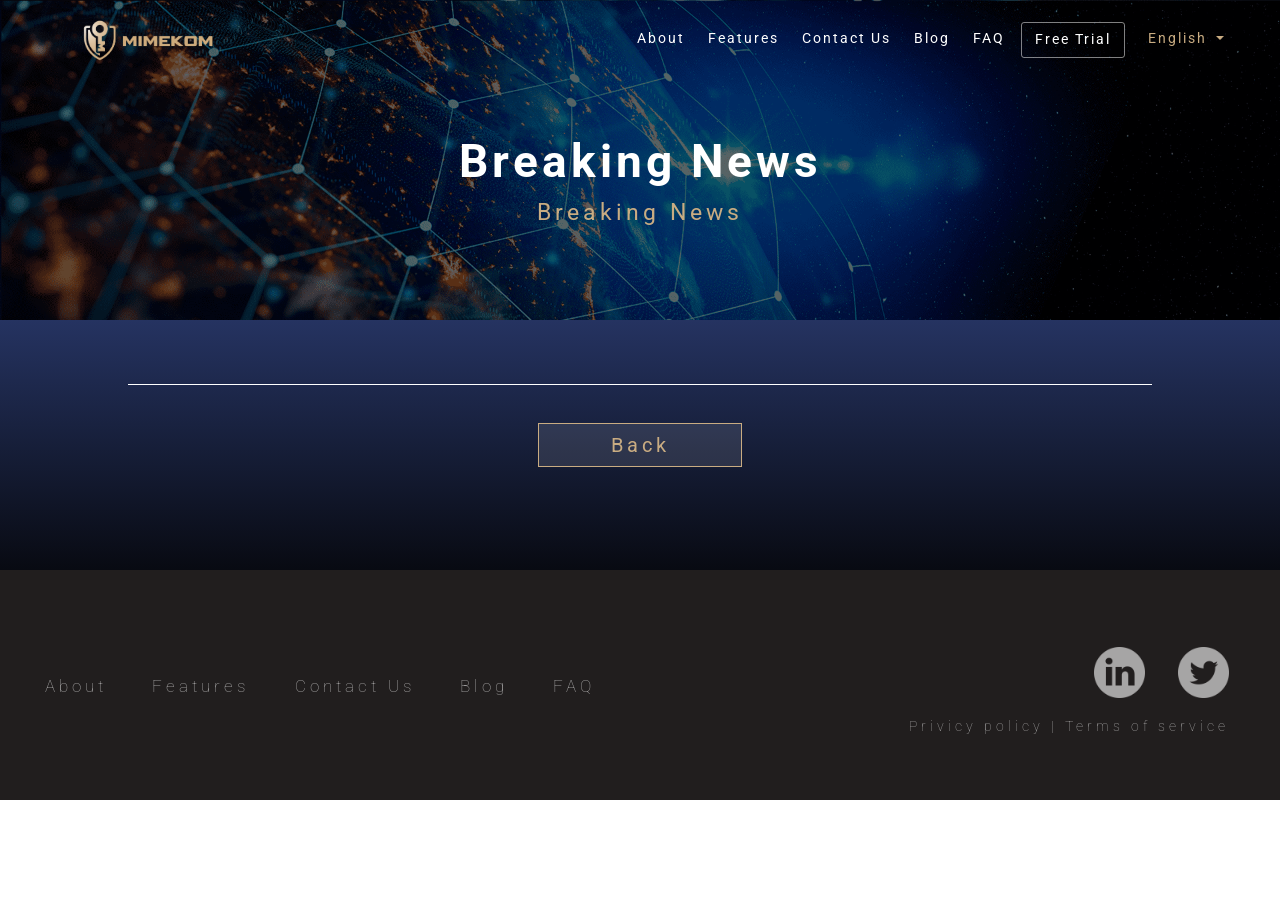
<file: EN/new_page.html>
<!DOCTYPE html>
<html>

<head>
    <title>MIMEKOM - Super Secure Encrypted communication APP</title>
	<meta name="description" content="MIMEKOM is a hardware-encrypted communication App .">
	<meta charset="UTF-8">
	<meta content="width=device-width, initial-scale=1" name="viewport" />
	<!-- Global site tag (gtag.js) - Google Analytics -->
	<script async src="https://www.googletagmanager.com/gtag/js?id=UA-180817405-1"></script>
	<script>
		window.dataLayer = window.dataLayer || [];
		function gtag() { dataLayer.push(arguments); }
		gtag('js', new Date());

		gtag('config', 'UA-180817405-1');
	</script>
    <link rel="stylesheet" type="text/css"
        href="https://stackpath.bootstrapcdn.com/bootstrap/4.5.0/css/bootstrap.min.css">
    <link rel="stylesheet" href="css/hamburgers.css">
    <link rel="stylesheet" href="css/scrolling-nav.css">
    <link rel="stylesheet" href="css/general.css">
    <link rel="stylesheet" type="text/css" href="css/news/new_page.css">
    <link rel="stylesheet" type="text/css" href="css/font_rwd.css">
    <link rel="stylesheet" type="text/css" href="css/general_rwd.css">
    <div id="img-style"></div>
    <link rel="stylesheet" type="text/css" href="css/news/new_page_rwd.css">
</head>

<body>
    <!-- navbar -->
    <nav id="mainNav" class="navbar navbar-expand-md fixed-top navtop">
        <div class="container">
            <a class="navbar-brand js-scroll-trigger" href="index.html"><img class="nav-logo" src="img/logo.png"></a>
            <button class="navbar-toggler hamburger hamburger--collapse" type="button" data-toggle="collapse"
                data-target="#navbarResponsive" aria-controls="navbarResponsive" aria-expanded="false"
                aria-label="Toggle navigation" id="hamburger_icon">
                <span class="hamburger-box navbar-toggler-icon">
                    <span class="hamburger-inner"></span>
                </span>
            </button>
            <div class="collapse navbar-collapse" id="navbarResponsive">
				<ul class="navbar-nav ml-auto trans" id="nav-dropdown">
					<li class="nav-item">
						<a class="nav-link md-text" href="index.html#Information">About</a>
					</li>
					<li class="nav-item">
						<a class="nav-link md-text" href="index.html#Feature">Features</a>
					</li>
					<li class="nav-item">
						<a class="nav-link md-text" href="index.html#Contact-us">Contact Us</a>
					</li>
					<li class="nav-item">
						<a class="nav-link  md-text" href="news.html">Blog</a>
					</li>

					<li class="nav-item">
						<a class="nav-link md-text" href="faq.html">FAQ</a>
					</li>
					<li class="nav-item">
						<a class="nav-link nav-link-btn md-text" href="free.html">Free Trial</a>
					</li>
					<li class="nav-item dropdown">
						<a class="nav-link dropdown-toggle nav-btn-custom md-text" id="dropdownMenuButton"
							data-toggle="dropdown" aria-haspopup="true" aria-expanded="false">English
						</a>
						<div class="dropdown-menu" aria-labelledby="dropdownMenuButton">
							<a class="dropdown-item md-text" href="../news.html">繁體中文</a>
							<!-- <a class="dropdown-item md-text" href="#">日本語</a> -->
							<a class="dropdown-item md-text" href="#" style="color: #c9ac82;">English</a>
						</div>
					</li>
				</ul>
			</div>
        </div>
    </nav>
    <div id="Title">
        <div class="text">
            <img src="../../img/news/bg.jpeg" style="display: none;">
			<p class="lg-title">Breaking News</p>
            <p class="sm-title">Breaking News</p>
        </div>
    </div>
    <!-- main content -->
    <div id="Main">
        <div id="Content"></div>
        <div class="line"></div>
        <a href="news.html" class="return">
            <p class="xl-text">Back</p>
        </a>
    </div>
    <!-- footer -->
    <div id="Footer">
		<div class="contact-btns">
			<a class="lg-text footer_icon footer-btn js-scroll-trigger" href="index.html#Information">About</a>
            <a class="lg-text footer-btn js-scroll-trigger" href="index.html#Feature">Features</a>
            <a class="lg-text footer-btn js-scroll-trigger" href="index.html#Contact-us">Contact Us</a>
			<a class="lg-text footer-btn" href="news.html">Blog</a>
			<a class="lg-text footer-btn" href="faq.html">FAQ</a>
		</div>
		<div class="right-stuff">
			<a class="icon1" href='https://www.linkedin.com/in/mimekom-mimekom-8018a61b9/'></a>
			<a class="icon2" href='https://twitter.com/MIMEKOM'></a>
			<p class="md-text">
				<a data-toggle="modal" data-target="#Privacy">Privicy policy </a>
				|
				<a data-toggle="modal" data-target="#Service">Terms of service</a><br>
				<!-- © 2020 Taisys technologies CO.， Ltd -->
			</p>
			<p class="sm-title mobile">
				<a data-toggle="modal" data-target="#Privacy">Privicy policy </a>
				|
				<a data-toggle="modal" data-target="#Service">Terms of service</a><br>
				<!-- © 2020 Taisys technologies CO.， Ltd -->
			</p>
		</div>
	</div>
  
    <!-- Modal -->
    <div class="modal fade" id="Privacy" tabindex="-1" role="dialog" aria-labelledby="exampleModalLongTitle"
aria-hidden="true">
<div class="modal-dialog" role="document">
    <div class="modal-content">
        <div class="modal-header">
            <h5 class="modal-title md-title" id="exampleModalLongTitle" style="text-align: center;">
                Privacy Policy and Personal Data Protection Notice</h5>
            <button type="button" class="close" data-dismiss="modal" aria-label="Close">
                <span aria-hidden="true">
                    &times;
                </span>
            </button>
        </div>
        <div class="modal-body lg-text">
            <br>
            <h3 style="text-align: center;">MIMEKOM</h3><br>
            The Company values your privacy very much and complies with the provisions of the Personal Data Protection Act. Please read the following carefully:<br>
            <br>
            1. Applicability<br>
            This Privacy and Personal Data Protection Notice(hereinafter referred to as the "Notice") applies to the date and information which that may be used to identify identity collected by the Company for providing MIMEKOM software and services (hereinafter referred to as the "Software" and the "Service"). It also includes any data which may be used to identify the identity of the User that the Company processes to share with its business partners. The Notice shall not be applied to any companies other than the Company, nor shall it is applied to any person who is not employed or managed by the Company.<br>
            <br><br><br>
            2. Personal information security protection<br><br>
            2.1
            The Company will properly store the personal data of each user in the data storage system, and adopt strict protective measures to prevent unauthorized personnel from contacting. To this end, the Company may provide the personal data of the User to its business partners or affiliated enterprises. Therefore, when it is necessary for such a business to entrust a third party to provide services, the Company will also strictly require it to comply with confidentiality obligations and take necessary inspection procedures to ensure that it will comply faithfully.<br>
            <br>
            2.2
            The User understands and agrees that the Company may possess or disclose the account information of the User or equipment-related information to the governmental organization, judicial organization, or parents or guardians of minors, in accordance with legal requirements or in the situation that it is necessary to disclose within reasonable scope for the following purposes:<br>
            <br>
            2.2.1 Comply with laws and regulations or the requirements of government;<br>
            <br>
            2.2.2 It is necessary to provide the Software and the Service;<br>
            <br>
            2.2.3 It is necessary to prevent serious detriment to the rights and interests of others; or<br>
            <br>
            2.2.4 To exempt the User and the public from imminent danger to life, body, freedom, rights, and property.<br>
            <br><br><br>
            3. Purpose and categories of collecting personal data of the User<br><br>
            3.1 If the User downloads, installs, uses the Software, obtains an account, and logs in to become a user of the Software and the Service, the Company will request the User to provide its personal data, including but not limited to name, mobile phone number, mobile phone SIM Card number, e-mail address, etc.<br>
            <br>
            3.2 During the use of the Software and the Service, it may be necessary to collect and process the data of the equipment used by the User as follows:<br>
            <br>
            3.2.1 Basic information of the equipment:<br><br>
            Including device ID, MAC address, brand, name of the APP installation file, APP version number, device resolution, system version number, and Bluetooth connection information.<br>
            <br>
            3.2.2 Network information:<br><br>
            Including network connection status, connection mode, and network access rights of the chip manager.<br>
            3.2.3 Personal information: including account information, contact information, etc.<br>
            <br>
            3.2.4 Application information: including whether the service is activated, etc.<br>
            <br>
            3.3  During the use of the Software, it is necessary to connect to the Internet and obtain or use the following device permissions or functions: storage, camera, contact, Bluetooth, microphone.<br>
            <br><br><br>
            4. Time Period, Territory, Recipients, and Methods of which the Personal Data is Used<br>
            <br>
            4.1 Time Period:<br><br>
            4.1.1 The duration of the collection purpose based on the above.<br><br>
            4.1.2 In accordance with applicable laws and regulations or the retention period stipulated in the contract.<br>
            <br>
            4.2 Territory:<br><br>
            The location of the Company, the affiliated enterprises of the Company, and the business partners that have business dealings with the Company.<br>
            <br>
            4.3 Recipient:<br><br>
            The Company, its affiliated companies, and business partners that have business dealings with the Company.<br>
            <br>
            4.4 Method:<br><br>
            The personal data shall be used with automated or other non-automated means(e.g. verbal, writing, telephone, text message, e-mail, fax, electronic documents, news magazines, government bulletins, or website announcements, etc., and any proper means which comply with the contemporary technology).<br>
            <br><br><br>
            5. Collection, processing, utilization, and notification of personal data<br><br>
            5.1
            The User understands and agrees that the Company collects its personal data on and within the purpose of providing the Software and the Service. The Company promises to collect, process, use, and possess the personal data of the User in accordance with the provisions of the Personal Data Protection Act, and promises to use the above personal data on and within the purpose of providing the Software and the Service.<br>
            <br>
            5.2 The User may exercise the following rights regarding the personal data of the User held by the Company:<br>
            <br>
            5.2.1 The User may inquire regarding, request to review, or request a copy of its personal data from the Company.<br>
            <br>
            5.2.2 The User may supply or correct its personal data to the Company, but the User shall provide appropriate explanations first according to applicable laws and regulations.<br>
            <br>
            5.2.3 The User may demand the Company for the cessation of the collection, processing, or use of its personal data. The User may also demand the Company to erase its personal data. But if the personal data is necessary for the Company to perform the business duty, the Company may not comply with such demand.<br>
            <br><br>
            6. The User’s rights and interests that will be affected if the User elects not to provide its personal data<br>
            The Company is required to collect, process, or use the personal data of the User for the above-mentioned purposes. If the User does not agree with the collection, processing, and use of its personal data made by the Company, or its personal data is incomplete, then the Company will not be able to provide the most flawless service for the User.<br>
            <br><br>
            7. Use of Link Pages<br><br>
            The Software provides links to other websites which the User may click to enter other websites. But this method does not guarantee your privacy on such websites.<br>
            <br><br>
            8. Revisions of the Notice<br><br>
            In order to implement the intention to protect the privacy and personal data of the User, the Notice may be revised timely in response to any needs. The revised Notice will be published on the official website and the latest version of the Software simultaneously.<br>
            <br><br><br><br><br>
            <hr /><br>
            <h3 style="text-align: center;">Chip Manager</h3><br>
            The Company values your privacy very much and complies with the provisions of the Personal Data Protection Act. Please read the following carefully:<br>
            <br>
            1. Applicability<br>
            This Privacy and Personal Data Protection Notice(hereinafter referred to as the "Notice") applies to the date and information which that may be used to identify identity collected by the Company for providing MIMEKOM software and services (hereinafter referred to as the "Software" and the "Service"). It also includes any data which may be used to identify the identity of the User that the Company processes to share with its business partners. The Notice shall not be applied to any companies other than the Company, nor shall it is applied to any person who is not employed or managed by the Company.<br>
            <br><br><br>
            2. Personal information security protection<br><br>
            2.1
            The Company will properly store the personal data of each user in the data storage system, and adopt strict protective measures to prevent unauthorized personnel from contacting. To this end, the Company may provide the personal data of the User to its business partners or affiliated enterprises. Therefore, when it is necessary for such a business to entrust a third party to provide services, the Company will also strictly require it to comply with confidentiality obligations and take necessary inspection procedures to ensure that it will comply faithfully.<br>
            <br>
            2.2
            The User understands and agrees that the Company may possess or disclose the account information of the User or equipment-related information to the governmental organization, judicial organization, or parents or guardians of minors, in accordance with legal requirements or in the situation that it is necessary to disclose within reasonable scope for the following purposes:<br>
            <br>
            2.2.1 Comply with laws and regulations or the requirements of government;<br>
            <br>
            2.2.2 It is necessary to provide the Software and the Service;<br>
            <br>
            2.2.3 It is necessary to prevent serious detriment to the rights and interests of others; or<br>
            <br>
            2.2.4 To exempt the User and the public from imminent danger to life, body, freedom, rights, and property.<br>
            <br><br><br>
            3. Purpose and categories of collecting personal data of the User<br><br>
            3.1 If the User downloads, installs, uses the Software, obtains an account, and logs in to become a user of the Software and the Service, the Company will request the User to provide its personal data, including but not limited to name, mobile phone number, mobile phone SIM Card number, e-mail address, etc.<br>
            <br>
            3.2 During the use of the Software and the Service, it may be necessary to collect and process the data of the equipment used by the User as follows:<br>
            <br>
            3.2.1 Basic information of the equipment:<br><br>
            Including device ID, MAC address, brand, name of the APP installation file, APP version number, device resolution, system version number, and Bluetooth connection information.<br>
            <br>
            3.2.2 Network information:<br><br>
            Including network connection status, connection mode, and network access rights of the chip manager.<br>
            3.2.3 Personal information: including account information, contact information, etc.<br>
            <br>
            3.2.4 Application information: including whether the service is activated, etc.<br>
            <br>
            3.3  During the use of the Software, it is necessary to connect to the Internet and obtain or use the following device permissions or functions: storage, camera, contact, Bluetooth, microphone.<br>
            <br><br><br>
            4. Time Period, Territory, Recipients, and Methods of which the Personal Data is Used<br>
            <br>
            4.1 Time Period:<br><br>
            4.1.1 The duration of the collection purpose based on the above.<br><br>
            4.1.2 In accordance with applicable laws and regulations or the retention period stipulated in the contract.<br>
            <br>
            4.2 Territory:<br><br>
            The location of the Company, the affiliated enterprises of the Company, and the business partners that have business dealings with the Company.<br>
            <br>
            4.3 Recipient:<br><br>
            The Company, its affiliated companies, and business partners that have business dealings with the Company.<br>
            <br>
            4.4 Method:<br><br>
            The personal data shall be used with automated or other non-automated means(e.g. verbal, writing, telephone, text message, e-mail, fax, electronic documents, news magazines, government bulletins, or website announcements, etc., and any proper means which comply with the contemporary technology).<br>
            <br><br><br>
            5. Collection, processing, utilization, and notification of personal data<br><br>
            5.1
            The User understands and agrees that the Company collects its personal data on and within the purpose of providing the Software and the Service. The Company promises to collect, process, use, and possess the personal data of the User in accordance with the provisions of the Personal Data Protection Act, and promises to use the above personal data on and within the purpose of providing the Software and the Service.<br>
            <br>
            5.2 The User may exercise the following rights regarding the personal data of the User held by the Company:<br>
            <br>
            5.2.1 The User may inquire regarding, request to review, or request a copy of its personal data from the Company.<br>
            <br>
            5.2.2 The User may supply or correct its personal data to the Company, but the User shall provide appropriate explanations first according to applicable laws and regulations.<br>
            <br>
            5.2.3 The User may demand the Company for the cessation of the collection, processing, or use of its personal data. The User may also demand the Company to erase its personal data. But if the personal data is necessary for the Company to perform the business duty, the Company may not comply with such demand.<br>
            <br><br>
            6. The User’s rights and interests that will be affected if the User elects not to provide its personal data<br>
            The Company is required to collect, process, or use the personal data of the User for the above-mentioned purposes. If the User does not agree with the collection, processing, and use of its personal data made by the Company, or its personal data is incomplete, then the Company will not be able to provide the most flawless service for the User.<br>
            <br><br>
            7. Use of Link Pages<br><br>
            The Software provides links to other websites which the User may click to enter other websites. But this method does not guarantee your privacy on such websites.<br>
            <br><br>
            8. Revisions of the Notice<br><br>
            In order to implement the intention to protect the privacy and personal data of the User, the Notice may be revised timely in response to any needs. The revised Notice will be published on the official website and the latest version of the Software simultaneously.<br>
            <br><br><br><br><br>
        </div>
        <div class="modal-footer">
            <button type="button" class="btn btn-secondary" data-dismiss="modal">Close</button>
        </div>
    </div>
</div>
    </div>
    <div class="modal fade" id="Service" tabindex="-1" role="dialog" aria-labelledby="exampleModalLongTitle"
aria-hidden="true">
<div class="modal-dialog" role="document">
    <div class="modal-content">
        <div class="modal-header">
            <h5 class="modal-title md-title" id="exampleModalLongTitle" style="text-align: center;">Terms of Service</h5>
            <button type="button" class="close" data-dismiss="modal" aria-label="Close">
                <span aria-hidden="true">
                    &times;
                </span>
            </button>
        </div>
        <div class="modal-body lg-text">
            <br>
            <h3 style="text-align: center;">MIMEKOM</h3><br>
            Company provides the User with the use of MIMEKOM software and services (hereinafter referred to as the"Software" and the"Service"). Users shall read the relevant content of this Terms of Service carefully to protect their rights.
            <br><br>
            1. Consent to this Terms of Service<br><br>
            1.1 Once the Software and the Service are actually used by the User, the User will be considered to have read, understood, and irrevocably agreed to comply with this Terms of Service.<br><br>
            1.2 If the User is under the age of twenty, in addition to the User who shall abide by this Terms of Service, its parents (or guardians) shall read, understand and agree to abide by all the content of this Terms of Service at the same time, so that the User could use or continue to use the Software and the Service.<br><br>
            <br><br><br>
            2. Service Content<br><br>
            2.1
            The Company gives the User a non-transferable and non-exclusive license to use the Software and the Service. The User may install and use the Software on a single terminal device for non-commercial purposes. The User may make a copy of the Software for the purpose of using the Software and the Service only for backup purposes. The backup copy shall contain all copyright information contained in the original software.<br><br>
            2.2 All other rights not expressly authorized by this Terms of Service are still reserved by the Company, the User shall acquire additional written consent from the Company to exercise these rights. If the Company fails to exercise any of the foregoing rights, it shall not be considered to be a waiver of these rights.<br><br>
            2.3 The User shall equip the terminal equipment required to use the Software and the Service and bear the required costs(including but not limited to mobile transmission costs for preloading the Software) This also means that the User has agreed to and shall comply with the terms of use or related instructions of such equipment.<br><br>
            2.4
            The Company has developed different software versions for different terminals, systems, etc., the User may choose the appropriate version to install according to the actual situation. After installing the program, the User shall follow the steps prompted by the program to install it correctly. The Company reserves the right to timely provide the User with modifications and upgrades of the Software, as well as the right to charge fees for modification or upgrade services. After the new version of the Software is released, the Company does not warrant or guarantee that the old version of the Software is still available.<br>
            <br>
            2.5
            The Company has the right to modify the functions of the Software, interrupt or suspend the use of the Software without prior notice to the User. For any losses caused by the Company's exercise of the right to modify or interrupt the use of the Software, useless the losses were caused by the Company intentionally or grossly negligently, the User agrees that the Company shall not be liable to the User or any business partners.<br>
            <br><br><br>
            3. Account<br><br>
            3.1
            The User shall properly keep its account and password for the Software and the Service, and take full liability for all activities under its account and password. If the User's account information (including but not limited to the account, password, security chip PIN code, and other related personal data) is acquainted by others due to the User's own reasons, the User shall bear the damage caused by it.<br>
            <br>
            3.2 The User of the Software and the Service may stop using the Software and the Service at any time. After the User stops using the Software and services by itself, the Company shall process the account of the User in accordance with the provisions of Article 3.4 of this Terms of Service.<br>
            <br>
            3.3
            If the User violates this Terms of Service, the Company shall notify the User to improve it. If the User ignores the notification and still fails to improve or continues to violate this Terms of Service, the Company may delete its account immediately without notifying the User and terminate the provision of the Software and the Service. However, if there is any fact which the Company could find that the User violates Article 6.2 or Article 6.3 of this Terms of Service, the Company may immediately delete his account without notifying the User and terminate the provision of the Software and the Service.<br>
            <br>
            3.4 For an account that has not been used for more than one year since the last connection, the Company may delete the account in accordance with this Terms of Service, but the User of the account shall be notified 15 days before the deletion, if the User uses the account during this period, then its account shall not be deleted.<br>
            <br><br><br>
            4. Intellectual Property Rights<br><br>
            The copyrights, patent rights, trademarks, trade secrets, other intellectual property rights, ownership, and other rights of all the works and materials provided by the Company regarding the Software and the Service are owned by the Company or the legal rights holder. Except for the legal authorization of the Company or the legal rights holder, the User shall not reproduce, publicly transmit, modify, edit, distribute or use it for any purpose in any other form without authorization, otherwise the User shall bear the relevant legal liability. Because of this, the User shall not reverse engineer, decompile or reverse compile the Software or otherwise attempt to discover the original code and algorithm of the Software, nor modify the Software, disable any functions of the Software or create any derivative work based on it, otherwise, the User shall bear the relevant legal liability.<br>
            <br><br>
            5. Privacy and Personal Data<br><br>
            5.1 The personal data provided by the User, including name, phone number, e-mail address, and other legally protected personal data, shall not be disclosed to the public unless it is required by the applicable law or consented by the User.<br><br>
            5.2
            During the use of the Software, it may be necessary to collect and process the following data of the device used by the User: basic information of the device, including device ID, MAC address, brand, APP installation file name, APP version number, device resolution, system version number, and Bluetooth connection information; network information, including network connection status, connection mode, and chip manager network usage permissions; personal data, including account information, contact information, etc.; application information, including whether the Service is activated, etc.<br>
            <br>
            5.3 During the use of the Software, it is necessary to connect to the Internet and obtain permission to use the following devices or their functions: storage, camera, contacts, Bluetooth, microphone.<br>
            <br>
            5.4
            The Company values the protection of the personal data and privacy of the User. The Company only uses the above-mentioned personal data to improve products or provide the User with customized services or technical support, and will not disclose such personal data in any form which could identify the identity of the User.<br>
            <br>
            5.5
            Regarding the personal data logged in or left by the User, the User agrees that the Company and its business partners may collect, process, and use such personal data within a reasonable range for investigation and research of statistical analysis and network behavior or any other legal use.<br>
            <br>
            5.6 Regarding the detailed stipulation on the use and protection of personal data of the User of the Software and the Service, the User agrees to comply with the Privacy and Personal Data Protection Notice of the Company.<br>
            <br><br>
            6. User’s Responsibilities and Obligations<br><br>
            6.1
            The User shall comply with the laws and regulations of relevant countries or regions, all relevant regulations and practices, and the provisions of this Terms of Service when using the Software and the Service. The User shall bear relevant legal liability if its act involves illegality, and the Company will take the initiative to report or cooperate investigation and handling of the judicial organization or relevant competent authorities. If the User violates this Terms of Service or relevant laws and regulations or has an illegal or improper act that infringes on the rights of others, and thereby causes damage or expenses to the Company or its affiliates, employees, trustees, agents, and other related performance assistants suffer damage or expenses(including but not limited to litigation fees and attorney fees incurred in civil, criminal and administrative litigation), the User shall be liable for compensating these damages and expenses.<br>
            <br>
            6.2 Unless permitted by applicable law or the Company's written permission, the User shall not engage in the following behaviors:<br>
            <br>
            6.2.1 Delete the copyright information on the Software and its copies;<br>
            <br>
            6.2.2 Reverse engineer, reverse compile, reverse compile the Software, or attempt to find the source code of the Software in other methods;<br>
            <br>
            6.2.3 Renting, lending, copying, modifying, linking, reprinting, adapting, issuing, publishing, establishing mirror websites the intellectual property rights owned by the Company and legal rights holders;<br>
            <br>
            6.2.4
            Copying, modifying, adding, deleting, mounting the Software, the data released into any terminal memory during the running of the Software, the interactive data between the client and the server during the running of the Software, and the system data necessary for the running of the Software, or creating any derivative works, including but not limited to the use of plug-in programs, plug-ins or business partner tools or services not authorized by the Company to access the Software and related systems;<br>
            <br>
            6.2.5 By modifying or forging the commands and data in the operation of the Software, adding, deleting, changing the functions or execution effects of the Software, or transferring the Software and methods used for the above purposes for profit or public transmission, regardless of such whether it is for commercial purposes;
            <br><br>
            6.2.6 Register or use the Software and the Service, or make, distribute, or transmit the above tools through business partner software, plug-in programs, plug-ins, systems that are not developed or authorized by the Company;<br>
            <br>
            6.2.7 Any other acts not expressly authorized by the Company.<br><br>
            6.3
            The User understands and agrees that the User shall not use its account, the Software, or the Service to produce, copy, distribute, and transmit the following content that interferes with the normal operation of MIMEKOM and infringes the legitimate rights and interests of other users or business partners, including but not limited to:<br>
            <br>
            6.3.1 Distribute, broadcast, transmit, or store the content that violates local national laws and regulations;<br>
            <br>
            6.3.2 Distribute, broadcast, transmit, or store the content that infringes others' reputation, portrait, intellectual property, trade secrets, and any other legal rights;<br>
            <br>
            6.3.3 Distribute, broadcast, transmit, or store that content that infringes the privacy or personal data of others;<br>
            <br>
            6.3.4 Publish, broadcast, transmit harassment, advertising information, spam or any content that is sexually or sexually suggestive;<br>
            <br>
            6.3.5 Other content that violates laws, regulations, policies, and morals, or interferes with the normal operation of the Software and the Service, and infringes the legitimate rights and interests of other users or business partners.<br>
            <br>
            6.4
            The User understands and agrees that the Software is similar to most computer software and mobile phone applications, and may be affected by a variety of factors, including but not limited to the User’s own reasons, network service quality, social environment, etc.; it may also involve various security problems include, but not limited to, illegal use of user data by others to conduct real-world harassment; other software downloaded and installed by the User or other websites accessed may contain viruses, Trojan horses, or other malicious programs that threaten the terminal device information and data security of the User, and then affect the normal use of the Software. Therefore, the User should strengthen the awareness of information security and personal data protection, and pay attention to password protection to avoid losses.<br>
            <br><br>
            7. Security Maintenance<br><br>
            7.1
            When the User informs the Company that its account has been hacked by a third person (such as the account being stolen by others), the Company shall suspend or delete the account after confirming the intrusion to protect the hacked account. For the User whose accounts have been stolen, the Company shall provide the User with the information on how to create a new account or restore account (only to the extent that it is technically feasible).<br>
            <br>
            7.2
            The Company will do its best to maintain the Software and the Service to meet and comply with the contemporary technical standards with reasonably expected safety requirements to prevent illegal intrusion, acquisition, tampering, damage to the related record or personal data regarding the User's use of the Software and the Service. In case of illegal invasion or damage to the system, reasonable measures shall be taken to respond as soon as possible.<br>
            <br><br><br>
            8. Disclaimer<br><br>
            8.1
            The User hereby confirms that the User is aware of all the functions of the Software and the necessary operations performed by the Company to realize the functions of the Software. The User chooses to use the Software and the Service according to its own needs. Because the Software and the Service exist the risks and all consequences of this shall be borne by the User. The Company will do its best to protect the legal rights and interests of the User in using the Software and the timeliness, security, authenticity, and stability of the Service, but the Company does not warrant or guarantee that the Software and the Service will meet the needs of the User, nor that the Software and the Service have no factual flaws or legal flaws. The Company also does not assume any liability for the failure to delete or save information that occurs when the User uses the Software.<br>
            <br>
            8.2
            Any service interruption, content loss, garbled code, incorrect reception, unavailability, delayed reception, caused by telecommunication network failures of basic telecom operators in the domestic and foreign involved by the Software and the Service, technical defects, coverage limitations, force majeure, computer viruses, hacker attacks, customer location, customer shutdown, or any other cause which is not within the scope of the technical ability of the Company, useless it was caused by the Company intentionally or grossly negligently, the Company shall not be liable for any damage caused because of it.<br>
            <br>
            8.3 If the User is unable to use the Software and the Service, any direct, indirect, derivative, or special damage caused by the User, useless it was caused by the Company intentionally or grossly negligently, the Company shall not be liable for any damages.<br>
            <br>
            8.4
            The Software provides the User with downloadable business partner applications (hereinafter referred to as "business partner programs"), and the User may choose whether to download and use such business partner programs. If the User chooses to use these business partner programs, the User shall follow the provisions of the corresponding business partner license agreement.<br>
            <br>
            8.5
            The User acknowledges and agrees that the Company is not liable for the availability of such business partner programs, and is not liable for its content, advertisements, products, services, or other materials applied to it. The User clearly acknowledges and agrees to bear the risks of applying such business partner programs by itself, as well as the risks of them in terms of quality, performance, accuracy, etc. The User agrees to use or trust the content, products, or services of such business partner programs, including but not limited to damage to mobile devices or data loss, for any damage or loss caused, suspected or related, useless it was caused by the Company intentionally or grossly negligently, otherwise, the Company shall not assume any direct or indirect liability. Any information and personal data provided by the User to such business partner program providers shall comply with the personal data and privacy protection measures of the business partner program providers. The Company hereby declares that useless it was caused by the Company intentionally or grossly negligently, the Company shall not be liable for any information disclosure or any other actions made by the business partner program providers. Regarding whether the personal data of the relevant user is used by any business partner program providers and the possible use of such personal data by such business partner program providers, the Company hereby declares that unless it was caused by the Company intentionally or grossly negligently, otherwise, the Company shall not assume any liability.<br>
            <br><br><br>
            9. Amendment of this Terms of Service and Validity of Individual Terms<br><br>
            9.1
            The Company reserves the right to timely add, modify or delete all or part of this Terms of Service, the Software and the Service, and to publish relevant terms in the latest version of the Software or the Company’s website timely. The content is effective from the time of publication without separate notice.<br>
            <br>
            9.2
            If the User, the User's parent or guardian does not express objection within 15 days after the announcement of Article 9.1, it shall be deemed to have accepted the changes of this Terms of Service, the Software, and the Service content. If there is any objection, it will be considered to be a notice of termination of the contract, and the Company will therefore be unable to continue to provide the Software and the Service to the User who objects to it.<br>
            <br>
            9.3 If all or part of any clause set in this Terms of Service is invalid, it will not affect the validity of other clauses.<br>
            <br><br>
            10. Governing law and Jurisdiction<br><br>
            The governing law of this Terms of Service is the law of Taiwan(R.O.C). If there is any form of unresolvable dispute in this Terms of Service or incurred by the User's use of the Software and the Service, the User and the Company agree that the Taiwan Taipei District Court shall be the court of first instance jurisdiction.<br>
            <br><br><br><br><br>
            <hr /><br>
            <h3 style="text-align: center;">Chip Manager</h3><br>
            Company provides the User with the use of Chip Manager software and services (hereinafter referred to as the"Software" and the"Service"). Users shall read the relevant content of this Terms of Service carefully to protect their rights.
            <br>
            <br><br>
            1. Consent to this Terms of Service<br><br>
            1.1 Once the Software and the Service are actually used by the User, the User will be considered to have read, understood, and irrevocably agreed to comply with this Terms of Service.<br><br>
            1.2 If the User is under the age of twenty, in addition to the User who shall abide by this Terms of Service, its parents (or guardians) shall read, understand and agree to abide by all the content of this Terms of Service at the same time, so that the User could use or continue to use the Software and the Service.<br><br>
            <br><br><br>
            2. Service Content<br><br>
            2.1
            The Company gives the User a non-transferable and non-exclusive license to use the Software and the Service. The User may install and use the Software on a single terminal device for non-commercial purposes. The User may make a copy of the Software for the purpose of using the Software and the Service only for backup purposes. The backup copy shall contain all copyright information contained in the original software.<br><br>
            2.2 All other rights not expressly authorized by this Terms of Service are still reserved by the Company, the User shall acquire additional written consent from the Company to exercise these rights. If the Company fails to exercise any of the foregoing rights, it shall not be considered to be a waiver of these rights.<br><br>
            2.3 The User shall equip the terminal equipment required to use the Software and the Service and bear the required costs(including but not limited to mobile transmission costs for preloading the Software) This also means that the User has agreed to and shall comply with the terms of use or related instructions of such equipment.<br><br>
            2.4
            The Company has developed different software versions for different terminals, systems, etc., the User may choose the appropriate version to install according to the actual situation. After installing the program, the User shall follow the steps prompted by the program to install it correctly. The Company reserves the right to timely provide the User with modifications and upgrades of the Software, as well as the right to charge fees for modification or upgrade services. After the new version of the Software is released, the Company does not warrant or guarantee that the old version of the Software is still available.<br>
            <br>
            2.5
            The Company has the right to modify the functions of the Software, interrupt or suspend the use of the Software without prior notice to the User. For any losses caused by the Company's exercise of the right to modify or interrupt the use of the Software, useless the losses were caused by the Company intentionally or grossly negligently, the User agrees that the Company shall not be liable to the User or any business partners.<br>
            <br><br><br>
            3. Account<br><br>
            3.1
            The User shall properly keep its account and password for the Software and the Service, and take full liability for all activities under its account and password. If the User's account information (including but not limited to the account, password, security chip PIN code, and other related personal data) is acquainted by others due to the User's own reasons, the User shall bear the damage caused by it.<br>
            <br>
            3.2 The User of the Software and the Service may stop using the Software and the Service at any time. After the User stops using the Software and services by itself, the Company shall process the account of the User in accordance with the provisions of Article 3.4 of this Terms of Service.<br>
            <br>
            3.3
            If the User violates this Terms of Service, the Company shall notify the User to improve it. If the User ignores the notification and still fails to improve or continues to violate this Terms of Service, the Company may delete its account immediately without notifying the User and terminate the provision of the Software and the Service. However, if there is any fact which the Company could find that the User violates Article 6.2 or Article 6.3 of this Terms of Service, the Company may immediately delete his account without notifying the User and terminate the provision of the Software and the Service.<br>
            <br>
            3.4 For an account that has not been used for more than one year since the last connection, the Company may delete the account in accordance with this Terms of Service, but the User of the account shall be notified 15 days before the deletion, if the User uses the account during this period, then its account shall not be deleted.<br>
            <br><br><br>
            4. Intellectual Property Rights<br><br>
            The copyrights, patent rights, trademarks, trade secrets, other intellectual property rights, ownership, and other rights of all the works and materials provided by the Company regarding the Software and the Service are owned by the Company or the legal rights holder. Except for the legal authorization of the Company or the legal rights holder, the User shall not reproduce, publicly transmit, modify, edit, distribute or use it for any purpose in any other form without authorization, otherwise the User shall bear the relevant legal liability. Because of this, the User shall not reverse engineer, decompile or reverse compile the Software or otherwise attempt to discover the original code and algorithm of the Software, nor modify the Software, disable any functions of the Software or create any derivative work based on it, otherwise, the User shall bear the relevant legal liability.<br>
            <br><br>
            5. Privacy and Personal Data<br><br>
            5.1 The personal data provided by the User, including name, phone number, e-mail address, and other legally protected personal data, shall not be disclosed to the public unless it is required by the applicable law or consented by the User.<br><br>
            5.2
            During the use of the Software, it may be necessary to collect and process the following data of the device used by the User: basic information of the device, including device ID, MAC address, brand, APP installation file name, APP version number, device resolution, system version number, and Bluetooth connection information; network information, including network connection status, connection mode, and chip manager network usage permissions; personal data, including account information, contact information, etc.; application information, including whether the Service is activated, etc.<br>
            <br>
            5.3 During the use of the Software, it is necessary to connect to the Internet and obtain permission to use the following devices or their functions: storage, camera, contacts, Bluetooth, microphone.<br>
            <br>
            5.4
            The Company values the protection of the personal data and privacy of the User. The Company only uses the above-mentioned personal data to improve products or provide the User with customized services or technical support, and will not disclose such personal data in any form which could identify the identity of the User.<br>
            <br>
            5.5
            Regarding the personal data logged in or left by the User, the User agrees that the Company and its business partners may collect, process, and use such personal data within a reasonable range for investigation and research of statistical analysis and network behavior or any other legal use.<br>
            <br>
            5.6 Regarding the detailed stipulation on the use and protection of personal data of the User of the Software and the Service, the User agrees to comply with the Privacy and Personal Data Protection Notice of the Company.<br>
            <br><br>
            6. User’s Responsibilities and Obligations<br><br>
            6.1
            The User shall comply with the laws and regulations of relevant countries or regions, all relevant regulations and practices, and the provisions of this Terms of Service when using the Software and the Service. The User shall bear relevant legal liability if its act involves illegality, and the Company will take the initiative to report or cooperate investigation and handling of the judicial organization or relevant competent authorities. If the User violates this Terms of Service or relevant laws and regulations or has an illegal or improper act that infringes on the rights of others, and thereby causes damage or expenses to the Company or its affiliates, employees, trustees, agents, and other related performance assistants suffer damage or expenses(including but not limited to litigation fees and attorney fees incurred in civil, criminal and administrative litigation), the User shall be liable for compensating these damages and expenses.<br>
            <br>
            6.2 Unless permitted by applicable law or the Company's written permission, the User shall not engage in the following behaviors:<br>
            <br>
            6.2.1 Delete the copyright information on the Software and its copies;<br>
            <br>
            6.2.2 Reverse engineer, reverse compile, reverse compile the Software, or attempt to find the source code of the Software in other methods;<br>
            <br>
            6.2.3 Renting, lending, copying, modifying, linking, reprinting, adapting, issuing, publishing, establishing mirror websites the intellectual property rights owned by the Company and legal rights holders;<br>
            <br>
            6.2.4
            Copying, modifying, adding, deleting, mounting the Software, the data released into any terminal memory during the running of the Software, the interactive data between the client and the server during the running of the Software, and the system data necessary for the running of the Software, or creating any derivative works, including but not limited to the use of plug-in programs, plug-ins or business partner tools or services not authorized by the Company to access the Software and related systems;<br>
            <br>
            6.2.5 By modifying or forging the commands and data in the operation of the Software, adding, deleting, changing the functions or execution effects of the Software, or transferring the Software and methods used for the above purposes for profit or public transmission, regardless of such whether it is for commercial purposes;
            <br><br>
            6.2.6 Register or use the Software and the Service, or make, distribute, or transmit the above tools through business partner software, plug-in programs, plug-ins, systems that are not developed or authorized by the Company;<br>
            <br>
            6.2.7 Any other acts not expressly authorized by the Company.<br><br>
            6.3
            The User understands and agrees that the User shall not use its account, the Software, or the Service to produce, copy, distribute, and transmit the following content that interferes with the normal operation of MIMEKOM and infringes the legitimate rights and interests of other users or business partners, including but not limited to:<br>
            <br>
            6.3.1 Distribute, broadcast, transmit, or store the content that violates local national laws and regulations;<br>
            <br>
            6.3.2 Distribute, broadcast, transmit, or store the content that infringes others' reputation, portrait, intellectual property, trade secrets, and any other legal rights;<br>
            <br>
            6.3.3 Distribute, broadcast, transmit, or store that content that infringes the privacy or personal data of others;<br>
            <br>
            6.3.4 Publish, broadcast, transmit harassment, advertising information, spam or any content that is sexually or sexually suggestive;<br>
            <br>
            6.3.5 Other content that violates laws, regulations, policies, and morals, or interferes with the normal operation of the Software and the Service, and infringes the legitimate rights and interests of other users or business partners.<br>
            <br>
            6.4
            The User understands and agrees that the Software is similar to most computer software and mobile phone applications, and may be affected by a variety of factors, including but not limited to the User’s own reasons, network service quality, social environment, etc.; it may also involve various security problems include, but not limited to, illegal use of user data by others to conduct real-world harassment; other software downloaded and installed by the User or other websites accessed may contain viruses, Trojan horses, or other malicious programs that threaten the terminal device information and data security of the User, and then affect the normal use of the Software. Therefore, the User should strengthen the awareness of information security and personal data protection, and pay attention to password protection to avoid losses.<br>
            <br><br>
            7. Security Maintenance<br><br>
            7.1
            When the User informs the Company that its account has been hacked by a third person (such as the account being stolen by others), the Company shall suspend or delete the account after confirming the intrusion to protect the hacked account. For the User whose accounts have been stolen, the Company shall provide the User with the information on how to create a new account or restore account (only to the extent that it is technically feasible).<br>
            <br>
            7.2
            The Company will do its best to maintain the Software and the Service to meet and comply with the contemporary technical standards with reasonably expected safety requirements to prevent illegal intrusion, acquisition, tampering, damage to the related record or personal data regarding the User's use of the Software and the Service. In case of illegal invasion or damage to the system, reasonable measures shall be taken to respond as soon as possible.<br>
            <br><br><br>
            8. Disclaimer<br><br>
            8.1
            The User hereby confirms that the User is aware of all the functions of the Software and the necessary operations performed by the Company to realize the functions of the Software. The User chooses to use the Software and the Service according to its own needs. Because the Software and the Service exist the risks and all consequences of this shall be borne by the User. The Company will do its best to protect the legal rights and interests of the User in using the Software and the timeliness, security, authenticity, and stability of the Service, but the Company does not warrant or guarantee that the Software and the Service will meet the needs of the User, nor that the Software and the Service have no factual flaws or legal flaws. The Company also does not assume any liability for the failure to delete or save information that occurs when the User uses the Software.<br>
            <br>
            8.2
            Any service interruption, content loss, garbled code, incorrect reception, unavailability, delayed reception, caused by telecommunication network failures of basic telecom operators in the domestic and foreign involved by the Software and the Service, technical defects, coverage limitations, force majeure, computer viruses, hacker attacks, customer location, customer shutdown, or any other cause which is not within the scope of the technical ability of the Company, useless it was caused by the Company intentionally or grossly negligently, the Company shall not be liable for any damage caused because of it.<br>
            <br>
            8.3 If the User is unable to use the Software and the Service, any direct, indirect, derivative, or special damage caused by the User, useless it was caused by the Company intentionally or grossly negligently, the Company shall not be liable for any damages.<br>
            <br>
            8.4
            The Software provides the User with downloadable business partner applications (hereinafter referred to as "business partner programs"), and the User may choose whether to download and use such business partner programs. If the User chooses to use these business partner programs, the User shall follow the provisions of the corresponding business partner license agreement.<br>
            <br>
            8.5
            The User acknowledges and agrees that the Company is not liable for the availability of such business partner programs, and is not liable for its content, advertisements, products, services, or other materials applied to it. The User clearly acknowledges and agrees to bear the risks of applying such business partner programs by itself, as well as the risks of them in terms of quality, performance, accuracy, etc. The User agrees to use or trust the content, products, or services of such business partner programs, including but not limited to damage to mobile devices or data loss, for any damage or loss caused, suspected or related, useless it was caused by the Company intentionally or grossly negligently, otherwise, the Company shall not assume any direct or indirect liability. Any information and personal data provided by the User to such business partner program providers shall comply with the personal data and privacy protection measures of the business partner program providers. The Company hereby declares that useless it was caused by the Company intentionally or grossly negligently, the Company shall not be liable for any information disclosure or any other actions made by the business partner program providers. Regarding whether the personal data of the relevant user is used by any business partner program providers and the possible use of such personal data by such business partner program providers, the Company hereby declares that unless it was caused by the Company intentionally or grossly negligently, otherwise, the Company shall not assume any liability.<br>
            <br><br><br>
            9. Amendment of this Terms of Service and Validity of Individual Terms<br><br>
            9.1
            The Company reserves the right to timely add, modify or delete all or part of this Terms of Service, the Software and the Service, and to publish relevant terms in the latest version of the Software or the Company’s website timely. The content is effective from the time of publication without separate notice.<br>
            <br>
            9.2
            If the User, the User's parent or guardian does not express objection within 15 days after the announcement of Article 9.1, it shall be deemed to have accepted the changes of this Terms of Service, the Software, and the Service content. If there is any objection, it will be considered to be a notice of termination of the contract, and the Company will therefore be unable to continue to provide the Software and the Service to the User who objects to it.<br>
            <br>
            9.3 If all or part of any clause set in this Terms of Service is invalid, it will not affect the validity of other clauses.<br>
            <br><br>
            10. Governing law and Jurisdiction<br><br>
            The governing law of this Terms of Service is the law of Taiwan(R.O.C). If there is any form of unresolvable dispute in this Terms of Service or incurred by the User's use of the Software and the Service, the User and the Company agree that the Taiwan Taipei District Court shall be the court of first instance jurisdiction.<br>
            <br><br><br><br><br>


        </div>
        <div class="modal-footer">
            <button type="button" class="btn btn-secondary" data-dismiss="modal">Close</button>
        </div>
    </div>
</div>
    </div>
    <!-- Bootstrap core JavaScript -->
    <script src="vendor/jquery/jquery.min.js"></script>
    <script src="vendor/bootstrap/js/bootstrap.bundle.min.js"></script>

    <!-- Plugin JavaScript -->
    <script src="vendor/jquery-easing/jquery.easing.min.js"></script>

    <!-- Custom JavaScript for this theme -->
    <script src="js/nav_on_scroll.js"></script>
    <script src="js/scrolling-nav.js"></script>
    <!-- for search -->
    <script src="js/data.js"></script>
    <script src="js/new_page.js"></script>
</body>

</html>
</file>
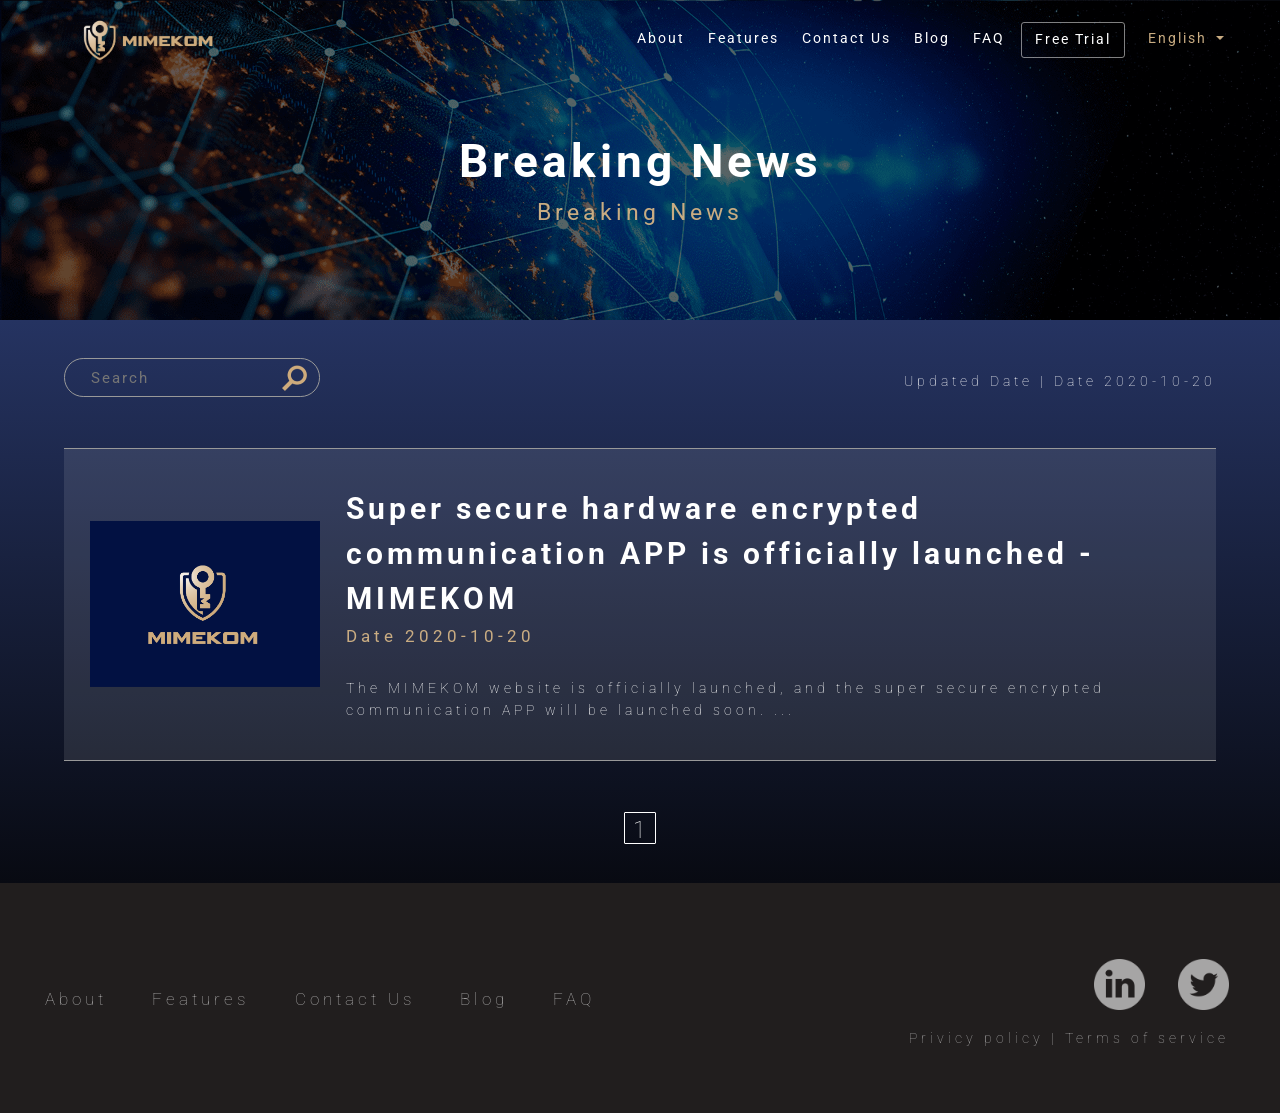
<file: EN/news.html>
<!DOCTYPE html>
<html>

<head>
	<title>MIMEKOM - Super Secure Encrypted communication APP</title>
	<meta name="description" content="MIMEKOM is a hardware-encrypted communication App .">
	<meta charset="UTF-8">
	<meta content="width=device-width, initial-scale=1" name="viewport" />
	<!-- Global site tag (gtag.js) - Google Analytics -->
	<script async src="https://www.googletagmanager.com/gtag/js?id=UA-180817405-1"></script>
	<script>
		window.dataLayer = window.dataLayer || [];
		function gtag() { dataLayer.push(arguments); }
		gtag('js', new Date());

		gtag('config', 'UA-180817405-1');
	</script>
	<link rel="stylesheet" type="text/css"
		href="https://stackpath.bootstrapcdn.com/bootstrap/4.5.0/css/bootstrap.min.css">
	<link rel="stylesheet" href="css/hamburgers.css">
	<link rel="stylesheet" href="css/scrolling-nav.css">
	<link rel="stylesheet" href="css/general.css">
	<link rel="stylesheet" type="text/css" href="css/news/news.css">
	<link rel="stylesheet" type="text/css" href="css/font_rwd.css">
	<link rel="stylesheet" type="text/css" href="css/general_rwd.css">
	<link rel="stylesheet" type="text/css" href="css/news/news_rwd.css">
	<div id="custom-thumb"></div>
</head>

<body>
	<!-- navbar -->
	<nav id="mainNav" class="navbar navbar-expand-md fixed-top navtop">
		<div class="container">
			<a class="navbar-brand js-scroll-trigger" href="index.html"><img class="nav-logo" src="img/logo.png"></a>
			<button class="navbar-toggler hamburger hamburger--collapse" type="button" data-toggle="collapse"
				data-target="#navbarResponsive" aria-controls="navbarResponsive" aria-expanded="false"
				aria-label="Toggle navigation" id="hamburger_icon">
				<span class="hamburger-box navbar-toggler-icon">
					<span class="hamburger-inner"></span>
				</span>
			</button>
			<div class="collapse navbar-collapse" id="navbarResponsive">
				<ul class="navbar-nav ml-auto trans" id="nav-dropdown">
					<li class="nav-item">
						<a class="nav-link md-text" href="index.html#Information">About</a>
					</li>
					<li class="nav-item">
						<a class="nav-link md-text" href="index.html#Feature">Features</a>
					</li>
					<li class="nav-item">
						<a class="nav-link md-text" href="index.html#Contact-us">Contact Us</a>
					</li>
					<li class="nav-item">
						<a class="nav-link  md-text" href="news.html">Blog</a>
					</li>

					<li class="nav-item">
						<a class="nav-link md-text" href="faq.html">FAQ</a>
					</li>
					<li class="nav-item">
						<a class="nav-link nav-link-btn md-text" href="free.html">Free Trial</a>
					</li>
					<li class="nav-item dropdown">
						<a class="nav-link dropdown-toggle nav-btn-custom md-text" id="dropdownMenuButton"
							data-toggle="dropdown" aria-haspopup="true" aria-expanded="false">English
						</a>
						<div class="dropdown-menu" aria-labelledby="dropdownMenuButton">
							<a class="dropdown-item md-text" href="../news.html">繁體中文</a>
							<!-- <a class="dropdown-item md-text" href="#">日本語</a> -->
							<a class="dropdown-item md-text" href="#" style="color: #c9ac82;">English</a>
						</div>
					</li>
				</ul>
			</div>
		</div>
	</nav>
	<div id="Title">
		<img src="../../img/news/bg.jpeg" style="display: none;">
		<!-- <img src="../../img/news/bg.jpeg" style="display: none;"> -->
		<div class="text">
			<p class="lg-title">Breaking News</p>
			<p class="sm-title">Breaking News</p>
		</div>
	</div>
	<!-- main content -->
	<div id="Main">
		<input type="text" placeholder="Search" id="search">
		<p id="last-update" class="md-text"></p>
		<ul id="myUl">
		</ul>
		<div id="Change-page">
		</div>
	</div>
	<!-- footer -->
	<div id="Footer">
		<div class="contact-btns">
			<a class="lg-text footer_icon footer-btn js-scroll-trigger" href="index.html#Information">About</a>
            <a class="lg-text footer-btn js-scroll-trigger" href="index.html#Feature">Features</a>
            <a class="lg-text footer-btn js-scroll-trigger" href="index.html#Contact-us">Contact Us</a>
			<a class="lg-text footer-btn" href="news.html">Blog</a>
			<a class="lg-text footer-btn" href="faq.html">FAQ</a>
		</div>
		<div class="right-stuff">
			<a class="icon1" href='https://www.linkedin.com/in/mimekom-mimekom-8018a61b9/'></a>
			<a class="icon2" href='https://twitter.com/MIMEKOM'></a>
			<p class="md-text">
				<a data-toggle="modal" data-target="#Privacy">Privicy policy </a>
				|
				<a data-toggle="modal" data-target="#Service">Terms of service</a><br>
				<!-- © 2020 Taisys technologies CO.， Ltd -->
			</p>
			<p class="sm-title mobile">
				<a data-toggle="modal" data-target="#Privacy">Privicy policy </a>
				|
				<a data-toggle="modal" data-target="#Service">Terms of service</a><br>
				<!-- © 2020 Taisys technologies CO.， Ltd -->
			</p>
		</div>
	</div>
	<!-- Modal -->
	<div class="modal fade" id="Privacy" tabindex="-1" role="dialog" aria-labelledby="exampleModalLongTitle"
aria-hidden="true">
<div class="modal-dialog" role="document">
	<div class="modal-content">
		<div class="modal-header">
			<h5 class="modal-title md-title" id="exampleModalLongTitle" style="text-align: center;">
				Privacy Policy and Personal Data Protection Notice</h5>
			<button type="button" class="close" data-dismiss="modal" aria-label="Close">
				<span aria-hidden="true">
					&times;
				</span>
			</button>
		</div>
		<div class="modal-body lg-text">
			<br>
			<h3 style="text-align: center;">MIMEKOM</h3><br>
			The Company values your privacy very much and complies with the provisions of the Personal Data Protection Act. Please read the following carefully:<br>
			<br>
			1. Applicability<br>
			This Privacy and Personal Data Protection Notice(hereinafter referred to as the "Notice") applies to the date and information which that may be used to identify identity collected by the Company for providing MIMEKOM software and services (hereinafter referred to as the "Software" and the "Service"). It also includes any data which may be used to identify the identity of the User that the Company processes to share with its business partners. The Notice shall not be applied to any companies other than the Company, nor shall it is applied to any person who is not employed or managed by the Company.<br>
			<br><br><br>
			2. Personal information security protection<br><br>
			2.1
			The Company will properly store the personal data of each user in the data storage system, and adopt strict protective measures to prevent unauthorized personnel from contacting. To this end, the Company may provide the personal data of the User to its business partners or affiliated enterprises. Therefore, when it is necessary for such a business to entrust a third party to provide services, the Company will also strictly require it to comply with confidentiality obligations and take necessary inspection procedures to ensure that it will comply faithfully.<br>
			<br>
			2.2
			The User understands and agrees that the Company may possess or disclose the account information of the User or equipment-related information to the governmental organization, judicial organization, or parents or guardians of minors, in accordance with legal requirements or in the situation that it is necessary to disclose within reasonable scope for the following purposes:<br>
			<br>
			2.2.1 Comply with laws and regulations or the requirements of government;<br>
			<br>
			2.2.2 It is necessary to provide the Software and the Service;<br>
			<br>
			2.2.3 It is necessary to prevent serious detriment to the rights and interests of others; or<br>
			<br>
			2.2.4 To exempt the User and the public from imminent danger to life, body, freedom, rights, and property.<br>
			<br><br><br>
			3. Purpose and categories of collecting personal data of the User<br><br>
			3.1 If the User downloads, installs, uses the Software, obtains an account, and logs in to become a user of the Software and the Service, the Company will request the User to provide its personal data, including but not limited to name, mobile phone number, mobile phone SIM Card number, e-mail address, etc.<br>
			<br>
			3.2 During the use of the Software and the Service, it may be necessary to collect and process the data of the equipment used by the User as follows:<br>
			<br>
			3.2.1 Basic information of the equipment:<br><br>
			Including device ID, MAC address, brand, name of the APP installation file, APP version number, device resolution, system version number, and Bluetooth connection information.<br>
			<br>
			3.2.2 Network information:<br><br>
			Including network connection status, connection mode, and network access rights of the chip manager.<br>
			3.2.3 Personal information: including account information, contact information, etc.<br>
			<br>
			3.2.4 Application information: including whether the service is activated, etc.<br>
			<br>
			3.3  During the use of the Software, it is necessary to connect to the Internet and obtain or use the following device permissions or functions: storage, camera, contact, Bluetooth, microphone.<br>
			<br><br><br>
			4. Time Period, Territory, Recipients, and Methods of which the Personal Data is Used<br>
			<br>
			4.1 Time Period:<br><br>
			4.1.1 The duration of the collection purpose based on the above.<br><br>
			4.1.2 In accordance with applicable laws and regulations or the retention period stipulated in the contract.<br>
			<br>
			4.2 Territory:<br><br>
			The location of the Company, the affiliated enterprises of the Company, and the business partners that have business dealings with the Company.<br>
			<br>
			4.3 Recipient:<br><br>
			The Company, its affiliated companies, and business partners that have business dealings with the Company.<br>
			<br>
			4.4 Method:<br><br>
			The personal data shall be used with automated or other non-automated means(e.g. verbal, writing, telephone, text message, e-mail, fax, electronic documents, news magazines, government bulletins, or website announcements, etc., and any proper means which comply with the contemporary technology).<br>
			<br><br><br>
			5. Collection, processing, utilization, and notification of personal data<br><br>
			5.1
			The User understands and agrees that the Company collects its personal data on and within the purpose of providing the Software and the Service. The Company promises to collect, process, use, and possess the personal data of the User in accordance with the provisions of the Personal Data Protection Act, and promises to use the above personal data on and within the purpose of providing the Software and the Service.<br>
			<br>
			5.2 The User may exercise the following rights regarding the personal data of the User held by the Company:<br>
			<br>
			5.2.1 The User may inquire regarding, request to review, or request a copy of its personal data from the Company.<br>
			<br>
			5.2.2 The User may supply or correct its personal data to the Company, but the User shall provide appropriate explanations first according to applicable laws and regulations.<br>
			<br>
			5.2.3 The User may demand the Company for the cessation of the collection, processing, or use of its personal data. The User may also demand the Company to erase its personal data. But if the personal data is necessary for the Company to perform the business duty, the Company may not comply with such demand.<br>
			<br><br>
			6. The User’s rights and interests that will be affected if the User elects not to provide its personal data<br>
			The Company is required to collect, process, or use the personal data of the User for the above-mentioned purposes. If the User does not agree with the collection, processing, and use of its personal data made by the Company, or its personal data is incomplete, then the Company will not be able to provide the most flawless service for the User.<br>
			<br><br>
			7. Use of Link Pages<br><br>
			The Software provides links to other websites which the User may click to enter other websites. But this method does not guarantee your privacy on such websites.<br>
			<br><br>
			8. Revisions of the Notice<br><br>
			In order to implement the intention to protect the privacy and personal data of the User, the Notice may be revised timely in response to any needs. The revised Notice will be published on the official website and the latest version of the Software simultaneously.<br>
			<br><br><br><br><br>
			<hr /><br>
			<h3 style="text-align: center;">Chip Manager</h3><br>
			The Company values your privacy very much and complies with the provisions of the Personal Data Protection Act. Please read the following carefully:<br>
			<br>
			1. Applicability<br>
			This Privacy and Personal Data Protection Notice(hereinafter referred to as the "Notice") applies to the date and information which that may be used to identify identity collected by the Company for providing MIMEKOM software and services (hereinafter referred to as the "Software" and the "Service"). It also includes any data which may be used to identify the identity of the User that the Company processes to share with its business partners. The Notice shall not be applied to any companies other than the Company, nor shall it is applied to any person who is not employed or managed by the Company.<br>
			<br><br><br>
			2. Personal information security protection<br><br>
			2.1
			The Company will properly store the personal data of each user in the data storage system, and adopt strict protective measures to prevent unauthorized personnel from contacting. To this end, the Company may provide the personal data of the User to its business partners or affiliated enterprises. Therefore, when it is necessary for such a business to entrust a third party to provide services, the Company will also strictly require it to comply with confidentiality obligations and take necessary inspection procedures to ensure that it will comply faithfully.<br>
			<br>
			2.2
			The User understands and agrees that the Company may possess or disclose the account information of the User or equipment-related information to the governmental organization, judicial organization, or parents or guardians of minors, in accordance with legal requirements or in the situation that it is necessary to disclose within reasonable scope for the following purposes:<br>
			<br>
			2.2.1 Comply with laws and regulations or the requirements of government;<br>
			<br>
			2.2.2 It is necessary to provide the Software and the Service;<br>
			<br>
			2.2.3 It is necessary to prevent serious detriment to the rights and interests of others; or<br>
			<br>
			2.2.4 To exempt the User and the public from imminent danger to life, body, freedom, rights, and property.<br>
			<br><br><br>
			3. Purpose and categories of collecting personal data of the User<br><br>
			3.1 If the User downloads, installs, uses the Software, obtains an account, and logs in to become a user of the Software and the Service, the Company will request the User to provide its personal data, including but not limited to name, mobile phone number, mobile phone SIM Card number, e-mail address, etc.<br>
			<br>
			3.2 During the use of the Software and the Service, it may be necessary to collect and process the data of the equipment used by the User as follows:<br>
			<br>
			3.2.1 Basic information of the equipment:<br><br>
			Including device ID, MAC address, brand, name of the APP installation file, APP version number, device resolution, system version number, and Bluetooth connection information.<br>
			<br>
			3.2.2 Network information:<br><br>
			Including network connection status, connection mode, and network access rights of the chip manager.<br>
			3.2.3 Personal information: including account information, contact information, etc.<br>
			<br>
			3.2.4 Application information: including whether the service is activated, etc.<br>
			<br>
			3.3  During the use of the Software, it is necessary to connect to the Internet and obtain or use the following device permissions or functions: storage, camera, contact, Bluetooth, microphone.<br>
			<br><br><br>
			4. Time Period, Territory, Recipients, and Methods of which the Personal Data is Used<br>
			<br>
			4.1 Time Period:<br><br>
			4.1.1 The duration of the collection purpose based on the above.<br><br>
			4.1.2 In accordance with applicable laws and regulations or the retention period stipulated in the contract.<br>
			<br>
			4.2 Territory:<br><br>
			The location of the Company, the affiliated enterprises of the Company, and the business partners that have business dealings with the Company.<br>
			<br>
			4.3 Recipient:<br><br>
			The Company, its affiliated companies, and business partners that have business dealings with the Company.<br>
			<br>
			4.4 Method:<br><br>
			The personal data shall be used with automated or other non-automated means(e.g. verbal, writing, telephone, text message, e-mail, fax, electronic documents, news magazines, government bulletins, or website announcements, etc., and any proper means which comply with the contemporary technology).<br>
			<br><br><br>
			5. Collection, processing, utilization, and notification of personal data<br><br>
			5.1
			The User understands and agrees that the Company collects its personal data on and within the purpose of providing the Software and the Service. The Company promises to collect, process, use, and possess the personal data of the User in accordance with the provisions of the Personal Data Protection Act, and promises to use the above personal data on and within the purpose of providing the Software and the Service.<br>
			<br>
			5.2 The User may exercise the following rights regarding the personal data of the User held by the Company:<br>
			<br>
			5.2.1 The User may inquire regarding, request to review, or request a copy of its personal data from the Company.<br>
			<br>
			5.2.2 The User may supply or correct its personal data to the Company, but the User shall provide appropriate explanations first according to applicable laws and regulations.<br>
			<br>
			5.2.3 The User may demand the Company for the cessation of the collection, processing, or use of its personal data. The User may also demand the Company to erase its personal data. But if the personal data is necessary for the Company to perform the business duty, the Company may not comply with such demand.<br>
			<br><br>
			6. The User’s rights and interests that will be affected if the User elects not to provide its personal data<br>
			The Company is required to collect, process, or use the personal data of the User for the above-mentioned purposes. If the User does not agree with the collection, processing, and use of its personal data made by the Company, or its personal data is incomplete, then the Company will not be able to provide the most flawless service for the User.<br>
			<br><br>
			7. Use of Link Pages<br><br>
			The Software provides links to other websites which the User may click to enter other websites. But this method does not guarantee your privacy on such websites.<br>
			<br><br>
			8. Revisions of the Notice<br><br>
			In order to implement the intention to protect the privacy and personal data of the User, the Notice may be revised timely in response to any needs. The revised Notice will be published on the official website and the latest version of the Software simultaneously.<br>
			<br><br><br><br><br>
		</div>
		<div class="modal-footer">
			<button type="button" class="btn btn-secondary" data-dismiss="modal">Close</button>
		</div>
	</div>
</div>
	</div>
	<div class="modal fade" id="Service" tabindex="-1" role="dialog" aria-labelledby="exampleModalLongTitle"
aria-hidden="true">
<div class="modal-dialog" role="document">
	<div class="modal-content">
		<div class="modal-header">
			<h5 class="modal-title md-title" id="exampleModalLongTitle" style="text-align: center;">Terms of Service</h5>
			<button type="button" class="close" data-dismiss="modal" aria-label="Close">
				<span aria-hidden="true">
					&times;
				</span>
			</button>
		</div>
		<div class="modal-body lg-text">
			<br>
			<h3 style="text-align: center;">MIMEKOM</h3><br>
			Company provides the User with the use of MIMEKOM software and services (hereinafter referred to as the"Software" and the"Service"). Users shall read the relevant content of this Terms of Service carefully to protect their rights.
			<br><br>
			1. Consent to this Terms of Service<br><br>
			1.1 Once the Software and the Service are actually used by the User, the User will be considered to have read, understood, and irrevocably agreed to comply with this Terms of Service.<br><br>
			1.2 If the User is under the age of twenty, in addition to the User who shall abide by this Terms of Service, its parents (or guardians) shall read, understand and agree to abide by all the content of this Terms of Service at the same time, so that the User could use or continue to use the Software and the Service.<br><br>
			<br><br><br>
			2. Service Content<br><br>
			2.1
			The Company gives the User a non-transferable and non-exclusive license to use the Software and the Service. The User may install and use the Software on a single terminal device for non-commercial purposes. The User may make a copy of the Software for the purpose of using the Software and the Service only for backup purposes. The backup copy shall contain all copyright information contained in the original software.<br><br>
			2.2 All other rights not expressly authorized by this Terms of Service are still reserved by the Company, the User shall acquire additional written consent from the Company to exercise these rights. If the Company fails to exercise any of the foregoing rights, it shall not be considered to be a waiver of these rights.<br><br>
			2.3 The User shall equip the terminal equipment required to use the Software and the Service and bear the required costs(including but not limited to mobile transmission costs for preloading the Software) This also means that the User has agreed to and shall comply with the terms of use or related instructions of such equipment.<br><br>
			2.4
			The Company has developed different software versions for different terminals, systems, etc., the User may choose the appropriate version to install according to the actual situation. After installing the program, the User shall follow the steps prompted by the program to install it correctly. The Company reserves the right to timely provide the User with modifications and upgrades of the Software, as well as the right to charge fees for modification or upgrade services. After the new version of the Software is released, the Company does not warrant or guarantee that the old version of the Software is still available.<br>
			<br>
			2.5
			The Company has the right to modify the functions of the Software, interrupt or suspend the use of the Software without prior notice to the User. For any losses caused by the Company's exercise of the right to modify or interrupt the use of the Software, useless the losses were caused by the Company intentionally or grossly negligently, the User agrees that the Company shall not be liable to the User or any business partners.<br>
			<br><br><br>
			3. Account<br><br>
			3.1
			The User shall properly keep its account and password for the Software and the Service, and take full liability for all activities under its account and password. If the User's account information (including but not limited to the account, password, security chip PIN code, and other related personal data) is acquainted by others due to the User's own reasons, the User shall bear the damage caused by it.<br>
			<br>
			3.2 The User of the Software and the Service may stop using the Software and the Service at any time. After the User stops using the Software and services by itself, the Company shall process the account of the User in accordance with the provisions of Article 3.4 of this Terms of Service.<br>
			<br>
			3.3
			If the User violates this Terms of Service, the Company shall notify the User to improve it. If the User ignores the notification and still fails to improve or continues to violate this Terms of Service, the Company may delete its account immediately without notifying the User and terminate the provision of the Software and the Service. However, if there is any fact which the Company could find that the User violates Article 6.2 or Article 6.3 of this Terms of Service, the Company may immediately delete his account without notifying the User and terminate the provision of the Software and the Service.<br>
			<br>
			3.4 For an account that has not been used for more than one year since the last connection, the Company may delete the account in accordance with this Terms of Service, but the User of the account shall be notified 15 days before the deletion, if the User uses the account during this period, then its account shall not be deleted.<br>
			<br><br><br>
			4. Intellectual Property Rights<br><br>
			The copyrights, patent rights, trademarks, trade secrets, other intellectual property rights, ownership, and other rights of all the works and materials provided by the Company regarding the Software and the Service are owned by the Company or the legal rights holder. Except for the legal authorization of the Company or the legal rights holder, the User shall not reproduce, publicly transmit, modify, edit, distribute or use it for any purpose in any other form without authorization, otherwise the User shall bear the relevant legal liability. Because of this, the User shall not reverse engineer, decompile or reverse compile the Software or otherwise attempt to discover the original code and algorithm of the Software, nor modify the Software, disable any functions of the Software or create any derivative work based on it, otherwise, the User shall bear the relevant legal liability.<br>
			<br><br>
			5. Privacy and Personal Data<br><br>
			5.1 The personal data provided by the User, including name, phone number, e-mail address, and other legally protected personal data, shall not be disclosed to the public unless it is required by the applicable law or consented by the User.<br><br>
			5.2
			During the use of the Software, it may be necessary to collect and process the following data of the device used by the User: basic information of the device, including device ID, MAC address, brand, APP installation file name, APP version number, device resolution, system version number, and Bluetooth connection information; network information, including network connection status, connection mode, and chip manager network usage permissions; personal data, including account information, contact information, etc.; application information, including whether the Service is activated, etc.<br>
			<br>
			5.3 During the use of the Software, it is necessary to connect to the Internet and obtain permission to use the following devices or their functions: storage, camera, contacts, Bluetooth, microphone.<br>
			<br>
			5.4
			The Company values the protection of the personal data and privacy of the User. The Company only uses the above-mentioned personal data to improve products or provide the User with customized services or technical support, and will not disclose such personal data in any form which could identify the identity of the User.<br>
			<br>
			5.5
			Regarding the personal data logged in or left by the User, the User agrees that the Company and its business partners may collect, process, and use such personal data within a reasonable range for investigation and research of statistical analysis and network behavior or any other legal use.<br>
			<br>
			5.6 Regarding the detailed stipulation on the use and protection of personal data of the User of the Software and the Service, the User agrees to comply with the Privacy and Personal Data Protection Notice of the Company.<br>
			<br><br>
			6. User’s Responsibilities and Obligations<br><br>
			6.1
			The User shall comply with the laws and regulations of relevant countries or regions, all relevant regulations and practices, and the provisions of this Terms of Service when using the Software and the Service. The User shall bear relevant legal liability if its act involves illegality, and the Company will take the initiative to report or cooperate investigation and handling of the judicial organization or relevant competent authorities. If the User violates this Terms of Service or relevant laws and regulations or has an illegal or improper act that infringes on the rights of others, and thereby causes damage or expenses to the Company or its affiliates, employees, trustees, agents, and other related performance assistants suffer damage or expenses(including but not limited to litigation fees and attorney fees incurred in civil, criminal and administrative litigation), the User shall be liable for compensating these damages and expenses.<br>
			<br>
			6.2 Unless permitted by applicable law or the Company's written permission, the User shall not engage in the following behaviors:<br>
			<br>
			6.2.1 Delete the copyright information on the Software and its copies;<br>
			<br>
			6.2.2 Reverse engineer, reverse compile, reverse compile the Software, or attempt to find the source code of the Software in other methods;<br>
			<br>
			6.2.3 Renting, lending, copying, modifying, linking, reprinting, adapting, issuing, publishing, establishing mirror websites the intellectual property rights owned by the Company and legal rights holders;<br>
			<br>
			6.2.4
			Copying, modifying, adding, deleting, mounting the Software, the data released into any terminal memory during the running of the Software, the interactive data between the client and the server during the running of the Software, and the system data necessary for the running of the Software, or creating any derivative works, including but not limited to the use of plug-in programs, plug-ins or business partner tools or services not authorized by the Company to access the Software and related systems;<br>
			<br>
			6.2.5 By modifying or forging the commands and data in the operation of the Software, adding, deleting, changing the functions or execution effects of the Software, or transferring the Software and methods used for the above purposes for profit or public transmission, regardless of such whether it is for commercial purposes;
			<br><br>
			6.2.6 Register or use the Software and the Service, or make, distribute, or transmit the above tools through business partner software, plug-in programs, plug-ins, systems that are not developed or authorized by the Company;<br>
			<br>
			6.2.7 Any other acts not expressly authorized by the Company.<br><br>
			6.3
			The User understands and agrees that the User shall not use its account, the Software, or the Service to produce, copy, distribute, and transmit the following content that interferes with the normal operation of MIMEKOM and infringes the legitimate rights and interests of other users or business partners, including but not limited to:<br>
			<br>
			6.3.1 Distribute, broadcast, transmit, or store the content that violates local national laws and regulations;<br>
			<br>
			6.3.2 Distribute, broadcast, transmit, or store the content that infringes others' reputation, portrait, intellectual property, trade secrets, and any other legal rights;<br>
			<br>
			6.3.3 Distribute, broadcast, transmit, or store that content that infringes the privacy or personal data of others;<br>
			<br>
			6.3.4 Publish, broadcast, transmit harassment, advertising information, spam or any content that is sexually or sexually suggestive;<br>
			<br>
			6.3.5 Other content that violates laws, regulations, policies, and morals, or interferes with the normal operation of the Software and the Service, and infringes the legitimate rights and interests of other users or business partners.<br>
			<br>
			6.4
			The User understands and agrees that the Software is similar to most computer software and mobile phone applications, and may be affected by a variety of factors, including but not limited to the User’s own reasons, network service quality, social environment, etc.; it may also involve various security problems include, but not limited to, illegal use of user data by others to conduct real-world harassment; other software downloaded and installed by the User or other websites accessed may contain viruses, Trojan horses, or other malicious programs that threaten the terminal device information and data security of the User, and then affect the normal use of the Software. Therefore, the User should strengthen the awareness of information security and personal data protection, and pay attention to password protection to avoid losses.<br>
			<br><br>
			7. Security Maintenance<br><br>
			7.1
			When the User informs the Company that its account has been hacked by a third person (such as the account being stolen by others), the Company shall suspend or delete the account after confirming the intrusion to protect the hacked account. For the User whose accounts have been stolen, the Company shall provide the User with the information on how to create a new account or restore account (only to the extent that it is technically feasible).<br>
			<br>
			7.2
			The Company will do its best to maintain the Software and the Service to meet and comply with the contemporary technical standards with reasonably expected safety requirements to prevent illegal intrusion, acquisition, tampering, damage to the related record or personal data regarding the User's use of the Software and the Service. In case of illegal invasion or damage to the system, reasonable measures shall be taken to respond as soon as possible.<br>
			<br><br><br>
			8. Disclaimer<br><br>
			8.1
			The User hereby confirms that the User is aware of all the functions of the Software and the necessary operations performed by the Company to realize the functions of the Software. The User chooses to use the Software and the Service according to its own needs. Because the Software and the Service exist the risks and all consequences of this shall be borne by the User. The Company will do its best to protect the legal rights and interests of the User in using the Software and the timeliness, security, authenticity, and stability of the Service, but the Company does not warrant or guarantee that the Software and the Service will meet the needs of the User, nor that the Software and the Service have no factual flaws or legal flaws. The Company also does not assume any liability for the failure to delete or save information that occurs when the User uses the Software.<br>
			<br>
			8.2
			Any service interruption, content loss, garbled code, incorrect reception, unavailability, delayed reception, caused by telecommunication network failures of basic telecom operators in the domestic and foreign involved by the Software and the Service, technical defects, coverage limitations, force majeure, computer viruses, hacker attacks, customer location, customer shutdown, or any other cause which is not within the scope of the technical ability of the Company, useless it was caused by the Company intentionally or grossly negligently, the Company shall not be liable for any damage caused because of it.<br>
			<br>
			8.3 If the User is unable to use the Software and the Service, any direct, indirect, derivative, or special damage caused by the User, useless it was caused by the Company intentionally or grossly negligently, the Company shall not be liable for any damages.<br>
			<br>
			8.4
			The Software provides the User with downloadable business partner applications (hereinafter referred to as "business partner programs"), and the User may choose whether to download and use such business partner programs. If the User chooses to use these business partner programs, the User shall follow the provisions of the corresponding business partner license agreement.<br>
			<br>
			8.5
			The User acknowledges and agrees that the Company is not liable for the availability of such business partner programs, and is not liable for its content, advertisements, products, services, or other materials applied to it. The User clearly acknowledges and agrees to bear the risks of applying such business partner programs by itself, as well as the risks of them in terms of quality, performance, accuracy, etc. The User agrees to use or trust the content, products, or services of such business partner programs, including but not limited to damage to mobile devices or data loss, for any damage or loss caused, suspected or related, useless it was caused by the Company intentionally or grossly negligently, otherwise, the Company shall not assume any direct or indirect liability. Any information and personal data provided by the User to such business partner program providers shall comply with the personal data and privacy protection measures of the business partner program providers. The Company hereby declares that useless it was caused by the Company intentionally or grossly negligently, the Company shall not be liable for any information disclosure or any other actions made by the business partner program providers. Regarding whether the personal data of the relevant user is used by any business partner program providers and the possible use of such personal data by such business partner program providers, the Company hereby declares that unless it was caused by the Company intentionally or grossly negligently, otherwise, the Company shall not assume any liability.<br>
			<br><br><br>
			9. Amendment of this Terms of Service and Validity of Individual Terms<br><br>
			9.1
			The Company reserves the right to timely add, modify or delete all or part of this Terms of Service, the Software and the Service, and to publish relevant terms in the latest version of the Software or the Company’s website timely. The content is effective from the time of publication without separate notice.<br>
			<br>
			9.2
			If the User, the User's parent or guardian does not express objection within 15 days after the announcement of Article 9.1, it shall be deemed to have accepted the changes of this Terms of Service, the Software, and the Service content. If there is any objection, it will be considered to be a notice of termination of the contract, and the Company will therefore be unable to continue to provide the Software and the Service to the User who objects to it.<br>
			<br>
			9.3 If all or part of any clause set in this Terms of Service is invalid, it will not affect the validity of other clauses.<br>
			<br><br>
			10. Governing law and Jurisdiction<br><br>
			The governing law of this Terms of Service is the law of Taiwan(R.O.C). If there is any form of unresolvable dispute in this Terms of Service or incurred by the User's use of the Software and the Service, the User and the Company agree that the Taiwan Taipei District Court shall be the court of first instance jurisdiction.<br>
			<br><br><br><br><br>
			<hr /><br>
			<h3 style="text-align: center;">Chip Manager</h3><br>
			Company provides the User with the use of Chip Manager software and services (hereinafter referred to as the"Software" and the"Service"). Users shall read the relevant content of this Terms of Service carefully to protect their rights.
			<br>
			<br><br>
			1. Consent to this Terms of Service<br><br>
			1.1 Once the Software and the Service are actually used by the User, the User will be considered to have read, understood, and irrevocably agreed to comply with this Terms of Service.<br><br>
			1.2 If the User is under the age of twenty, in addition to the User who shall abide by this Terms of Service, its parents (or guardians) shall read, understand and agree to abide by all the content of this Terms of Service at the same time, so that the User could use or continue to use the Software and the Service.<br><br>
			<br><br><br>
			2. Service Content<br><br>
			2.1
			The Company gives the User a non-transferable and non-exclusive license to use the Software and the Service. The User may install and use the Software on a single terminal device for non-commercial purposes. The User may make a copy of the Software for the purpose of using the Software and the Service only for backup purposes. The backup copy shall contain all copyright information contained in the original software.<br><br>
			2.2 All other rights not expressly authorized by this Terms of Service are still reserved by the Company, the User shall acquire additional written consent from the Company to exercise these rights. If the Company fails to exercise any of the foregoing rights, it shall not be considered to be a waiver of these rights.<br><br>
			2.3 The User shall equip the terminal equipment required to use the Software and the Service and bear the required costs(including but not limited to mobile transmission costs for preloading the Software) This also means that the User has agreed to and shall comply with the terms of use or related instructions of such equipment.<br><br>
			2.4
			The Company has developed different software versions for different terminals, systems, etc., the User may choose the appropriate version to install according to the actual situation. After installing the program, the User shall follow the steps prompted by the program to install it correctly. The Company reserves the right to timely provide the User with modifications and upgrades of the Software, as well as the right to charge fees for modification or upgrade services. After the new version of the Software is released, the Company does not warrant or guarantee that the old version of the Software is still available.<br>
			<br>
			2.5
			The Company has the right to modify the functions of the Software, interrupt or suspend the use of the Software without prior notice to the User. For any losses caused by the Company's exercise of the right to modify or interrupt the use of the Software, useless the losses were caused by the Company intentionally or grossly negligently, the User agrees that the Company shall not be liable to the User or any business partners.<br>
			<br><br><br>
			3. Account<br><br>
			3.1
			The User shall properly keep its account and password for the Software and the Service, and take full liability for all activities under its account and password. If the User's account information (including but not limited to the account, password, security chip PIN code, and other related personal data) is acquainted by others due to the User's own reasons, the User shall bear the damage caused by it.<br>
			<br>
			3.2 The User of the Software and the Service may stop using the Software and the Service at any time. After the User stops using the Software and services by itself, the Company shall process the account of the User in accordance with the provisions of Article 3.4 of this Terms of Service.<br>
			<br>
			3.3
			If the User violates this Terms of Service, the Company shall notify the User to improve it. If the User ignores the notification and still fails to improve or continues to violate this Terms of Service, the Company may delete its account immediately without notifying the User and terminate the provision of the Software and the Service. However, if there is any fact which the Company could find that the User violates Article 6.2 or Article 6.3 of this Terms of Service, the Company may immediately delete his account without notifying the User and terminate the provision of the Software and the Service.<br>
			<br>
			3.4 For an account that has not been used for more than one year since the last connection, the Company may delete the account in accordance with this Terms of Service, but the User of the account shall be notified 15 days before the deletion, if the User uses the account during this period, then its account shall not be deleted.<br>
			<br><br><br>
			4. Intellectual Property Rights<br><br>
			The copyrights, patent rights, trademarks, trade secrets, other intellectual property rights, ownership, and other rights of all the works and materials provided by the Company regarding the Software and the Service are owned by the Company or the legal rights holder. Except for the legal authorization of the Company or the legal rights holder, the User shall not reproduce, publicly transmit, modify, edit, distribute or use it for any purpose in any other form without authorization, otherwise the User shall bear the relevant legal liability. Because of this, the User shall not reverse engineer, decompile or reverse compile the Software or otherwise attempt to discover the original code and algorithm of the Software, nor modify the Software, disable any functions of the Software or create any derivative work based on it, otherwise, the User shall bear the relevant legal liability.<br>
			<br><br>
			5. Privacy and Personal Data<br><br>
			5.1 The personal data provided by the User, including name, phone number, e-mail address, and other legally protected personal data, shall not be disclosed to the public unless it is required by the applicable law or consented by the User.<br><br>
			5.2
			During the use of the Software, it may be necessary to collect and process the following data of the device used by the User: basic information of the device, including device ID, MAC address, brand, APP installation file name, APP version number, device resolution, system version number, and Bluetooth connection information; network information, including network connection status, connection mode, and chip manager network usage permissions; personal data, including account information, contact information, etc.; application information, including whether the Service is activated, etc.<br>
			<br>
			5.3 During the use of the Software, it is necessary to connect to the Internet and obtain permission to use the following devices or their functions: storage, camera, contacts, Bluetooth, microphone.<br>
			<br>
			5.4
			The Company values the protection of the personal data and privacy of the User. The Company only uses the above-mentioned personal data to improve products or provide the User with customized services or technical support, and will not disclose such personal data in any form which could identify the identity of the User.<br>
			<br>
			5.5
			Regarding the personal data logged in or left by the User, the User agrees that the Company and its business partners may collect, process, and use such personal data within a reasonable range for investigation and research of statistical analysis and network behavior or any other legal use.<br>
			<br>
			5.6 Regarding the detailed stipulation on the use and protection of personal data of the User of the Software and the Service, the User agrees to comply with the Privacy and Personal Data Protection Notice of the Company.<br>
			<br><br>
			6. User’s Responsibilities and Obligations<br><br>
			6.1
			The User shall comply with the laws and regulations of relevant countries or regions, all relevant regulations and practices, and the provisions of this Terms of Service when using the Software and the Service. The User shall bear relevant legal liability if its act involves illegality, and the Company will take the initiative to report or cooperate investigation and handling of the judicial organization or relevant competent authorities. If the User violates this Terms of Service or relevant laws and regulations or has an illegal or improper act that infringes on the rights of others, and thereby causes damage or expenses to the Company or its affiliates, employees, trustees, agents, and other related performance assistants suffer damage or expenses(including but not limited to litigation fees and attorney fees incurred in civil, criminal and administrative litigation), the User shall be liable for compensating these damages and expenses.<br>
			<br>
			6.2 Unless permitted by applicable law or the Company's written permission, the User shall not engage in the following behaviors:<br>
			<br>
			6.2.1 Delete the copyright information on the Software and its copies;<br>
			<br>
			6.2.2 Reverse engineer, reverse compile, reverse compile the Software, or attempt to find the source code of the Software in other methods;<br>
			<br>
			6.2.3 Renting, lending, copying, modifying, linking, reprinting, adapting, issuing, publishing, establishing mirror websites the intellectual property rights owned by the Company and legal rights holders;<br>
			<br>
			6.2.4
			Copying, modifying, adding, deleting, mounting the Software, the data released into any terminal memory during the running of the Software, the interactive data between the client and the server during the running of the Software, and the system data necessary for the running of the Software, or creating any derivative works, including but not limited to the use of plug-in programs, plug-ins or business partner tools or services not authorized by the Company to access the Software and related systems;<br>
			<br>
			6.2.5 By modifying or forging the commands and data in the operation of the Software, adding, deleting, changing the functions or execution effects of the Software, or transferring the Software and methods used for the above purposes for profit or public transmission, regardless of such whether it is for commercial purposes;
			<br><br>
			6.2.6 Register or use the Software and the Service, or make, distribute, or transmit the above tools through business partner software, plug-in programs, plug-ins, systems that are not developed or authorized by the Company;<br>
			<br>
			6.2.7 Any other acts not expressly authorized by the Company.<br><br>
			6.3
			The User understands and agrees that the User shall not use its account, the Software, or the Service to produce, copy, distribute, and transmit the following content that interferes with the normal operation of MIMEKOM and infringes the legitimate rights and interests of other users or business partners, including but not limited to:<br>
			<br>
			6.3.1 Distribute, broadcast, transmit, or store the content that violates local national laws and regulations;<br>
			<br>
			6.3.2 Distribute, broadcast, transmit, or store the content that infringes others' reputation, portrait, intellectual property, trade secrets, and any other legal rights;<br>
			<br>
			6.3.3 Distribute, broadcast, transmit, or store that content that infringes the privacy or personal data of others;<br>
			<br>
			6.3.4 Publish, broadcast, transmit harassment, advertising information, spam or any content that is sexually or sexually suggestive;<br>
			<br>
			6.3.5 Other content that violates laws, regulations, policies, and morals, or interferes with the normal operation of the Software and the Service, and infringes the legitimate rights and interests of other users or business partners.<br>
			<br>
			6.4
			The User understands and agrees that the Software is similar to most computer software and mobile phone applications, and may be affected by a variety of factors, including but not limited to the User’s own reasons, network service quality, social environment, etc.; it may also involve various security problems include, but not limited to, illegal use of user data by others to conduct real-world harassment; other software downloaded and installed by the User or other websites accessed may contain viruses, Trojan horses, or other malicious programs that threaten the terminal device information and data security of the User, and then affect the normal use of the Software. Therefore, the User should strengthen the awareness of information security and personal data protection, and pay attention to password protection to avoid losses.<br>
			<br><br>
			7. Security Maintenance<br><br>
			7.1
			When the User informs the Company that its account has been hacked by a third person (such as the account being stolen by others), the Company shall suspend or delete the account after confirming the intrusion to protect the hacked account. For the User whose accounts have been stolen, the Company shall provide the User with the information on how to create a new account or restore account (only to the extent that it is technically feasible).<br>
			<br>
			7.2
			The Company will do its best to maintain the Software and the Service to meet and comply with the contemporary technical standards with reasonably expected safety requirements to prevent illegal intrusion, acquisition, tampering, damage to the related record or personal data regarding the User's use of the Software and the Service. In case of illegal invasion or damage to the system, reasonable measures shall be taken to respond as soon as possible.<br>
			<br><br><br>
			8. Disclaimer<br><br>
			8.1
			The User hereby confirms that the User is aware of all the functions of the Software and the necessary operations performed by the Company to realize the functions of the Software. The User chooses to use the Software and the Service according to its own needs. Because the Software and the Service exist the risks and all consequences of this shall be borne by the User. The Company will do its best to protect the legal rights and interests of the User in using the Software and the timeliness, security, authenticity, and stability of the Service, but the Company does not warrant or guarantee that the Software and the Service will meet the needs of the User, nor that the Software and the Service have no factual flaws or legal flaws. The Company also does not assume any liability for the failure to delete or save information that occurs when the User uses the Software.<br>
			<br>
			8.2
			Any service interruption, content loss, garbled code, incorrect reception, unavailability, delayed reception, caused by telecommunication network failures of basic telecom operators in the domestic and foreign involved by the Software and the Service, technical defects, coverage limitations, force majeure, computer viruses, hacker attacks, customer location, customer shutdown, or any other cause which is not within the scope of the technical ability of the Company, useless it was caused by the Company intentionally or grossly negligently, the Company shall not be liable for any damage caused because of it.<br>
			<br>
			8.3 If the User is unable to use the Software and the Service, any direct, indirect, derivative, or special damage caused by the User, useless it was caused by the Company intentionally or grossly negligently, the Company shall not be liable for any damages.<br>
			<br>
			8.4
			The Software provides the User with downloadable business partner applications (hereinafter referred to as "business partner programs"), and the User may choose whether to download and use such business partner programs. If the User chooses to use these business partner programs, the User shall follow the provisions of the corresponding business partner license agreement.<br>
			<br>
			8.5
			The User acknowledges and agrees that the Company is not liable for the availability of such business partner programs, and is not liable for its content, advertisements, products, services, or other materials applied to it. The User clearly acknowledges and agrees to bear the risks of applying such business partner programs by itself, as well as the risks of them in terms of quality, performance, accuracy, etc. The User agrees to use or trust the content, products, or services of such business partner programs, including but not limited to damage to mobile devices or data loss, for any damage or loss caused, suspected or related, useless it was caused by the Company intentionally or grossly negligently, otherwise, the Company shall not assume any direct or indirect liability. Any information and personal data provided by the User to such business partner program providers shall comply with the personal data and privacy protection measures of the business partner program providers. The Company hereby declares that useless it was caused by the Company intentionally or grossly negligently, the Company shall not be liable for any information disclosure or any other actions made by the business partner program providers. Regarding whether the personal data of the relevant user is used by any business partner program providers and the possible use of such personal data by such business partner program providers, the Company hereby declares that unless it was caused by the Company intentionally or grossly negligently, otherwise, the Company shall not assume any liability.<br>
			<br><br><br>
			9. Amendment of this Terms of Service and Validity of Individual Terms<br><br>
			9.1
			The Company reserves the right to timely add, modify or delete all or part of this Terms of Service, the Software and the Service, and to publish relevant terms in the latest version of the Software or the Company’s website timely. The content is effective from the time of publication without separate notice.<br>
			<br>
			9.2
			If the User, the User's parent or guardian does not express objection within 15 days after the announcement of Article 9.1, it shall be deemed to have accepted the changes of this Terms of Service, the Software, and the Service content. If there is any objection, it will be considered to be a notice of termination of the contract, and the Company will therefore be unable to continue to provide the Software and the Service to the User who objects to it.<br>
			<br>
			9.3 If all or part of any clause set in this Terms of Service is invalid, it will not affect the validity of other clauses.<br>
			<br><br>
			10. Governing law and Jurisdiction<br><br>
			The governing law of this Terms of Service is the law of Taiwan(R.O.C). If there is any form of unresolvable dispute in this Terms of Service or incurred by the User's use of the Software and the Service, the User and the Company agree that the Taiwan Taipei District Court shall be the court of first instance jurisdiction.<br>
			<br><br><br><br><br>


		</div>
		<div class="modal-footer">
			<button type="button" class="btn btn-secondary" data-dismiss="modal">Close</button>
		</div>
	</div>
</div>
	</div>
	<!-- Bootstrap core JavaScript -->
	<script src="vendor/jquery/jquery.min.js"></script>
	<script src="vendor/bootstrap/js/bootstrap.bundle.min.js"></script>

	<!-- Plugin JavaScript -->
	<script src="vendor/jquery-easing/jquery.easing.min.js"></script>

	<!-- Custom JavaScript for this theme -->
	<script src="js/nav_on_scroll.js"></script>
	<script src="js/scrolling-nav.js"></script>
	<!-- for search -->
	<script src="js/data.js"></script>
	<script src="js/search.js"></script>
</body>

</html>
</file>
<file: EN/css/hamburgers.css>
/*!
 * Hamburgers
 * @description Tasty CSS-animated hamburgers
 * @author Jonathan Suh @jonsuh
 * @site https://jonsuh.com/hamburgers
 * @link https://github.com/jonsuh/hamburgers
 */
.hamburger {
  padding: 15px 15px;
  display: inline-block;
  cursor: pointer;
  transition-property: opacity, filter;
  transition-duration: 0.15s;
  transition-timing-function: linear;
  font: inherit;
  color: inherit;
  text-transform: none;
  background-color: transparent;
  border: 0;
  margin: 0;
  overflow: visible; }
  .hamburger:hover {
    opacity: 0.7; }
  .hamburger.is-active:hover {
    opacity: 0.7; }
  .hamburger.is-active .hamburger-inner,
  .hamburger.is-active .hamburger-inner::before,
  .hamburger.is-active .hamburger-inner::after {
    background-color: #000; }

.hamburger-box {
  width: 40px;
  height: 24px;
  display: inline-block;
  position: relative; }

.hamburger-inner {
  display: block;
  top: 50%;
  margin-top: -2px; }
  .hamburger-inner, .hamburger-inner::before, .hamburger-inner::after {
    width: 40px;
    height: 4px;
    background-color: #000;
    border-radius: 4px;
    position: absolute;
    transition-property: transform;
    transition-duration: 0.15s;
    transition-timing-function: ease; }
  .hamburger-inner::before, .hamburger-inner::after {
    content: "";
    display: block; }
  .hamburger-inner::before {
    top: -10px; }
  .hamburger-inner::after {
    bottom: -10px; }

/*
   * 3DX
   */
.hamburger--3dx .hamburger-box {
  perspective: 80px; }

.hamburger--3dx .hamburger-inner {
  transition: transform 0.15s cubic-bezier(0.645, 0.045, 0.355, 1), background-color 0s 0.1s cubic-bezier(0.645, 0.045, 0.355, 1); }
  .hamburger--3dx .hamburger-inner::before, .hamburger--3dx .hamburger-inner::after {
    transition: transform 0s 0.1s cubic-bezier(0.645, 0.045, 0.355, 1); }

.hamburger--3dx.is-active .hamburger-inner {
  background-color: transparent !important;
  transform: rotateY(180deg); }
  .hamburger--3dx.is-active .hamburger-inner::before {
    transform: translate3d(0, 10px, 0) rotate(45deg); }
  .hamburger--3dx.is-active .hamburger-inner::after {
    transform: translate3d(0, -10px, 0) rotate(-45deg); }

/*
   * 3DX Reverse
   */
.hamburger--3dx-r .hamburger-box {
  perspective: 80px; }

.hamburger--3dx-r .hamburger-inner {
  transition: transform 0.15s cubic-bezier(0.645, 0.045, 0.355, 1), background-color 0s 0.1s cubic-bezier(0.645, 0.045, 0.355, 1); }
  .hamburger--3dx-r .hamburger-inner::before, .hamburger--3dx-r .hamburger-inner::after {
    transition: transform 0s 0.1s cubic-bezier(0.645, 0.045, 0.355, 1); }

.hamburger--3dx-r.is-active .hamburger-inner {
  background-color: transparent !important;
  transform: rotateY(-180deg); }
  .hamburger--3dx-r.is-active .hamburger-inner::before {
    transform: translate3d(0, 10px, 0) rotate(45deg); }
  .hamburger--3dx-r.is-active .hamburger-inner::after {
    transform: translate3d(0, -10px, 0) rotate(-45deg); }

/*
   * 3DY
   */
.hamburger--3dy .hamburger-box {
  perspective: 80px; }

.hamburger--3dy .hamburger-inner {
  transition: transform 0.15s cubic-bezier(0.645, 0.045, 0.355, 1), background-color 0s 0.1s cubic-bezier(0.645, 0.045, 0.355, 1); }
  .hamburger--3dy .hamburger-inner::before, .hamburger--3dy .hamburger-inner::after {
    transition: transform 0s 0.1s cubic-bezier(0.645, 0.045, 0.355, 1); }

.hamburger--3dy.is-active .hamburger-inner {
  background-color: transparent !important;
  transform: rotateX(-180deg); }
  .hamburger--3dy.is-active .hamburger-inner::before {
    transform: translate3d(0, 10px, 0) rotate(45deg); }
  .hamburger--3dy.is-active .hamburger-inner::after {
    transform: translate3d(0, -10px, 0) rotate(-45deg); }

/*
   * 3DY Reverse
   */
.hamburger--3dy-r .hamburger-box {
  perspective: 80px; }

.hamburger--3dy-r .hamburger-inner {
  transition: transform 0.15s cubic-bezier(0.645, 0.045, 0.355, 1), background-color 0s 0.1s cubic-bezier(0.645, 0.045, 0.355, 1); }
  .hamburger--3dy-r .hamburger-inner::before, .hamburger--3dy-r .hamburger-inner::after {
    transition: transform 0s 0.1s cubic-bezier(0.645, 0.045, 0.355, 1); }

.hamburger--3dy-r.is-active .hamburger-inner {
  background-color: transparent !important;
  transform: rotateX(180deg); }
  .hamburger--3dy-r.is-active .hamburger-inner::before {
    transform: translate3d(0, 10px, 0) rotate(45deg); }
  .hamburger--3dy-r.is-active .hamburger-inner::after {
    transform: translate3d(0, -10px, 0) rotate(-45deg); }

/*
   * 3DXY
   */
.hamburger--3dxy .hamburger-box {
  perspective: 80px; }

.hamburger--3dxy .hamburger-inner {
  transition: transform 0.15s cubic-bezier(0.645, 0.045, 0.355, 1), background-color 0s 0.1s cubic-bezier(0.645, 0.045, 0.355, 1); }
  .hamburger--3dxy .hamburger-inner::before, .hamburger--3dxy .hamburger-inner::after {
    transition: transform 0s 0.1s cubic-bezier(0.645, 0.045, 0.355, 1); }

.hamburger--3dxy.is-active .hamburger-inner {
  background-color: transparent !important;
  transform: rotateX(180deg) rotateY(180deg); }
  .hamburger--3dxy.is-active .hamburger-inner::before {
    transform: translate3d(0, 10px, 0) rotate(45deg); }
  .hamburger--3dxy.is-active .hamburger-inner::after {
    transform: translate3d(0, -10px, 0) rotate(-45deg); }

/*
   * 3DXY Reverse
   */
.hamburger--3dxy-r .hamburger-box {
  perspective: 80px; }

.hamburger--3dxy-r .hamburger-inner {
  transition: transform 0.15s cubic-bezier(0.645, 0.045, 0.355, 1), background-color 0s 0.1s cubic-bezier(0.645, 0.045, 0.355, 1); }
  .hamburger--3dxy-r .hamburger-inner::before, .hamburger--3dxy-r .hamburger-inner::after {
    transition: transform 0s 0.1s cubic-bezier(0.645, 0.045, 0.355, 1); }

.hamburger--3dxy-r.is-active .hamburger-inner {
  background-color: transparent !important;
  transform: rotateX(180deg) rotateY(180deg) rotateZ(-180deg); }
  .hamburger--3dxy-r.is-active .hamburger-inner::before {
    transform: translate3d(0, 10px, 0) rotate(45deg); }
  .hamburger--3dxy-r.is-active .hamburger-inner::after {
    transform: translate3d(0, -10px, 0) rotate(-45deg); }

/*
   * Arrow
   */
.hamburger--arrow.is-active .hamburger-inner::before {
  transform: translate3d(-8px, 0, 0) rotate(-45deg) scale(0.7, 1); }

.hamburger--arrow.is-active .hamburger-inner::after {
  transform: translate3d(-8px, 0, 0) rotate(45deg) scale(0.7, 1); }

/*
   * Arrow Right
   */
.hamburger--arrow-r.is-active .hamburger-inner::before {
  transform: translate3d(8px, 0, 0) rotate(45deg) scale(0.7, 1); }

.hamburger--arrow-r.is-active .hamburger-inner::after {
  transform: translate3d(8px, 0, 0) rotate(-45deg) scale(0.7, 1); }

/*
   * Arrow Alt
   */
.hamburger--arrowalt .hamburger-inner::before {
  transition: top 0.1s 0.1s ease, transform 0.1s cubic-bezier(0.165, 0.84, 0.44, 1); }

.hamburger--arrowalt .hamburger-inner::after {
  transition: bottom 0.1s 0.1s ease, transform 0.1s cubic-bezier(0.165, 0.84, 0.44, 1); }

.hamburger--arrowalt.is-active .hamburger-inner::before {
  top: 0;
  transform: translate3d(-8px, -10px, 0) rotate(-45deg) scale(0.7, 1);
  transition: top 0.1s ease, transform 0.1s 0.1s cubic-bezier(0.895, 0.03, 0.685, 0.22); }

.hamburger--arrowalt.is-active .hamburger-inner::after {
  bottom: 0;
  transform: translate3d(-8px, 10px, 0) rotate(45deg) scale(0.7, 1);
  transition: bottom 0.1s ease, transform 0.1s 0.1s cubic-bezier(0.895, 0.03, 0.685, 0.22); }

/*
   * Arrow Alt Right
   */
.hamburger--arrowalt-r .hamburger-inner::before {
  transition: top 0.1s 0.1s ease, transform 0.1s cubic-bezier(0.165, 0.84, 0.44, 1); }

.hamburger--arrowalt-r .hamburger-inner::after {
  transition: bottom 0.1s 0.1s ease, transform 0.1s cubic-bezier(0.165, 0.84, 0.44, 1); }

.hamburger--arrowalt-r.is-active .hamburger-inner::before {
  top: 0;
  transform: translate3d(8px, -10px, 0) rotate(45deg) scale(0.7, 1);
  transition: top 0.1s ease, transform 0.1s 0.1s cubic-bezier(0.895, 0.03, 0.685, 0.22); }

.hamburger--arrowalt-r.is-active .hamburger-inner::after {
  bottom: 0;
  transform: translate3d(8px, 10px, 0) rotate(-45deg) scale(0.7, 1);
  transition: bottom 0.1s ease, transform 0.1s 0.1s cubic-bezier(0.895, 0.03, 0.685, 0.22); }

/*
   * Arrow Turn
   */
.hamburger--arrowturn.is-active .hamburger-inner {
  transform: rotate(-180deg); }
  .hamburger--arrowturn.is-active .hamburger-inner::before {
    transform: translate3d(8px, 0, 0) rotate(45deg) scale(0.7, 1); }
  .hamburger--arrowturn.is-active .hamburger-inner::after {
    transform: translate3d(8px, 0, 0) rotate(-45deg) scale(0.7, 1); }

/*
   * Arrow Turn Right
   */
.hamburger--arrowturn-r.is-active .hamburger-inner {
  transform: rotate(-180deg); }
  .hamburger--arrowturn-r.is-active .hamburger-inner::before {
    transform: translate3d(-8px, 0, 0) rotate(-45deg) scale(0.7, 1); }
  .hamburger--arrowturn-r.is-active .hamburger-inner::after {
    transform: translate3d(-8px, 0, 0) rotate(45deg) scale(0.7, 1); }

/*
   * Boring
   */
.hamburger--boring .hamburger-inner, .hamburger--boring .hamburger-inner::before, .hamburger--boring .hamburger-inner::after {
  transition-property: none; }

.hamburger--boring.is-active .hamburger-inner {
  transform: rotate(45deg); }
  .hamburger--boring.is-active .hamburger-inner::before {
    top: 0;
    opacity: 0; }
  .hamburger--boring.is-active .hamburger-inner::after {
    bottom: 0;
    transform: rotate(-90deg); }

/*
   * Collapse
   */
.hamburger--collapse .hamburger-inner {
  top: auto;
  bottom: 0;
  transition-duration: 0.13s;
  transition-delay: 0.13s;
  transition-timing-function: cubic-bezier(0.55, 0.055, 0.675, 0.19); }
  .hamburger--collapse .hamburger-inner::after {
    top: -20px;
    transition: top 0.2s 0.2s cubic-bezier(0.33333, 0.66667, 0.66667, 1), opacity 0.1s linear; }
  .hamburger--collapse .hamburger-inner::before {
    transition: top 0.12s 0.2s cubic-bezier(0.33333, 0.66667, 0.66667, 1), transform 0.13s cubic-bezier(0.55, 0.055, 0.675, 0.19); }

.hamburger--collapse.is-active .hamburger-inner {
  transform: translate3d(0, -10px, 0) rotate(-45deg);
  transition-delay: 0.22s;
  transition-timing-function: cubic-bezier(0.215, 0.61, 0.355, 1); }
  .hamburger--collapse.is-active .hamburger-inner::after {
    top: 0;
    opacity: 0;
    transition: top 0.2s cubic-bezier(0.33333, 0, 0.66667, 0.33333), opacity 0.1s 0.22s linear; }
  .hamburger--collapse.is-active .hamburger-inner::before {
    top: 0;
    transform: rotate(-90deg);
    transition: top 0.1s 0.16s cubic-bezier(0.33333, 0, 0.66667, 0.33333), transform 0.13s 0.25s cubic-bezier(0.215, 0.61, 0.355, 1); }

/*
   * Collapse Reverse
   */
.hamburger--collapse-r .hamburger-inner {
  top: auto;
  bottom: 0;
  transition-duration: 0.13s;
  transition-delay: 0.13s;
  transition-timing-function: cubic-bezier(0.55, 0.055, 0.675, 0.19); }
  .hamburger--collapse-r .hamburger-inner::after {
    top: -20px;
    transition: top 0.2s 0.2s cubic-bezier(0.33333, 0.66667, 0.66667, 1), opacity 0.1s linear; }
  .hamburger--collapse-r .hamburger-inner::before {
    transition: top 0.12s 0.2s cubic-bezier(0.33333, 0.66667, 0.66667, 1), transform 0.13s cubic-bezier(0.55, 0.055, 0.675, 0.19); }

.hamburger--collapse-r.is-active .hamburger-inner {
  transform: translate3d(0, -10px, 0) rotate(45deg);
  transition-delay: 0.22s;
  transition-timing-function: cubic-bezier(0.215, 0.61, 0.355, 1); }
  .hamburger--collapse-r.is-active .hamburger-inner::after {
    top: 0;
    opacity: 0;
    transition: top 0.2s cubic-bezier(0.33333, 0, 0.66667, 0.33333), opacity 0.1s 0.22s linear; }
  .hamburger--collapse-r.is-active .hamburger-inner::before {
    top: 0;
    transform: rotate(90deg);
    transition: top 0.1s 0.16s cubic-bezier(0.33333, 0, 0.66667, 0.33333), transform 0.13s 0.25s cubic-bezier(0.215, 0.61, 0.355, 1); }

/*
   * Elastic
   */
.hamburger--elastic .hamburger-inner {
  top: 2px;
  transition-duration: 0.275s;
  transition-timing-function: cubic-bezier(0.68, -0.55, 0.265, 1.55); }
  .hamburger--elastic .hamburger-inner::before {
    top: 10px;
    transition: opacity 0.125s 0.275s ease; }
  .hamburger--elastic .hamburger-inner::after {
    top: 20px;
    transition: transform 0.275s cubic-bezier(0.68, -0.55, 0.265, 1.55); }

.hamburger--elastic.is-active .hamburger-inner {
  transform: translate3d(0, 10px, 0) rotate(135deg);
  transition-delay: 0.075s; }
  .hamburger--elastic.is-active .hamburger-inner::before {
    transition-delay: 0s;
    opacity: 0; }
  .hamburger--elastic.is-active .hamburger-inner::after {
    transform: translate3d(0, -20px, 0) rotate(-270deg);
    transition-delay: 0.075s; }

/*
   * Elastic Reverse
   */
.hamburger--elastic-r .hamburger-inner {
  top: 2px;
  transition-duration: 0.275s;
  transition-timing-function: cubic-bezier(0.68, -0.55, 0.265, 1.55); }
  .hamburger--elastic-r .hamburger-inner::before {
    top: 10px;
    transition: opacity 0.125s 0.275s ease; }
  .hamburger--elastic-r .hamburger-inner::after {
    top: 20px;
    transition: transform 0.275s cubic-bezier(0.68, -0.55, 0.265, 1.55); }

.hamburger--elastic-r.is-active .hamburger-inner {
  transform: translate3d(0, 10px, 0) rotate(-135deg);
  transition-delay: 0.075s; }
  .hamburger--elastic-r.is-active .hamburger-inner::before {
    transition-delay: 0s;
    opacity: 0; }
  .hamburger--elastic-r.is-active .hamburger-inner::after {
    transform: translate3d(0, -20px, 0) rotate(270deg);
    transition-delay: 0.075s; }

/*
   * Emphatic
   */
.hamburger--emphatic {
  overflow: hidden; }
  .hamburger--emphatic .hamburger-inner {
    transition: background-color 0.125s 0.175s ease-in; }
    .hamburger--emphatic .hamburger-inner::before {
      left: 0;
      transition: transform 0.125s cubic-bezier(0.6, 0.04, 0.98, 0.335), top 0.05s 0.125s linear, left 0.125s 0.175s ease-in; }
    .hamburger--emphatic .hamburger-inner::after {
      top: 10px;
      right: 0;
      transition: transform 0.125s cubic-bezier(0.6, 0.04, 0.98, 0.335), top 0.05s 0.125s linear, right 0.125s 0.175s ease-in; }
  .hamburger--emphatic.is-active .hamburger-inner {
    transition-delay: 0s;
    transition-timing-function: ease-out;
    background-color: transparent !important; }
    .hamburger--emphatic.is-active .hamburger-inner::before {
      left: -80px;
      top: -80px;
      transform: translate3d(80px, 80px, 0) rotate(45deg);
      transition: left 0.125s ease-out, top 0.05s 0.125s linear, transform 0.125s 0.175s cubic-bezier(0.075, 0.82, 0.165, 1); }
    .hamburger--emphatic.is-active .hamburger-inner::after {
      right: -80px;
      top: -80px;
      transform: translate3d(-80px, 80px, 0) rotate(-45deg);
      transition: right 0.125s ease-out, top 0.05s 0.125s linear, transform 0.125s 0.175s cubic-bezier(0.075, 0.82, 0.165, 1); }

/*
   * Emphatic Reverse
   */
.hamburger--emphatic-r {
  overflow: hidden; }
  .hamburger--emphatic-r .hamburger-inner {
    transition: background-color 0.125s 0.175s ease-in; }
    .hamburger--emphatic-r .hamburger-inner::before {
      left: 0;
      transition: transform 0.125s cubic-bezier(0.6, 0.04, 0.98, 0.335), top 0.05s 0.125s linear, left 0.125s 0.175s ease-in; }
    .hamburger--emphatic-r .hamburger-inner::after {
      top: 10px;
      right: 0;
      transition: transform 0.125s cubic-bezier(0.6, 0.04, 0.98, 0.335), top 0.05s 0.125s linear, right 0.125s 0.175s ease-in; }
  .hamburger--emphatic-r.is-active .hamburger-inner {
    transition-delay: 0s;
    transition-timing-function: ease-out;
    background-color: transparent !important; }
    .hamburger--emphatic-r.is-active .hamburger-inner::before {
      left: -80px;
      top: 80px;
      transform: translate3d(80px, -80px, 0) rotate(-45deg);
      transition: left 0.125s ease-out, top 0.05s 0.125s linear, transform 0.125s 0.175s cubic-bezier(0.075, 0.82, 0.165, 1); }
    .hamburger--emphatic-r.is-active .hamburger-inner::after {
      right: -80px;
      top: 80px;
      transform: translate3d(-80px, -80px, 0) rotate(45deg);
      transition: right 0.125s ease-out, top 0.05s 0.125s linear, transform 0.125s 0.175s cubic-bezier(0.075, 0.82, 0.165, 1); }

/*
   * Minus
   */
.hamburger--minus .hamburger-inner::before, .hamburger--minus .hamburger-inner::after {
  transition: bottom 0.08s 0s ease-out, top 0.08s 0s ease-out, opacity 0s linear; }

.hamburger--minus.is-active .hamburger-inner::before, .hamburger--minus.is-active .hamburger-inner::after {
  opacity: 0;
  transition: bottom 0.08s ease-out, top 0.08s ease-out, opacity 0s 0.08s linear; }

.hamburger--minus.is-active .hamburger-inner::before {
  top: 0; }

.hamburger--minus.is-active .hamburger-inner::after {
  bottom: 0; }

/*
   * Slider
   */
.hamburger--slider .hamburger-inner {
  top: 2px; }
  .hamburger--slider .hamburger-inner::before {
    top: 10px;
    transition-property: transform, opacity;
    transition-timing-function: ease;
    transition-duration: 0.15s; }
  .hamburger--slider .hamburger-inner::after {
    top: 20px; }

.hamburger--slider.is-active .hamburger-inner {
  transform: translate3d(0, 10px, 0) rotate(45deg); }
  .hamburger--slider.is-active .hamburger-inner::before {
    transform: rotate(-45deg) translate3d(-5.71429px, -6px, 0);
    opacity: 0; }
  .hamburger--slider.is-active .hamburger-inner::after {
    transform: translate3d(0, -20px, 0) rotate(-90deg); }

/*
   * Slider Reverse
   */
.hamburger--slider-r .hamburger-inner {
  top: 2px; }
  .hamburger--slider-r .hamburger-inner::before {
    top: 10px;
    transition-property: transform, opacity;
    transition-timing-function: ease;
    transition-duration: 0.15s; }
  .hamburger--slider-r .hamburger-inner::after {
    top: 20px; }

.hamburger--slider-r.is-active .hamburger-inner {
  transform: translate3d(0, 10px, 0) rotate(-45deg); }
  .hamburger--slider-r.is-active .hamburger-inner::before {
    transform: rotate(45deg) translate3d(5.71429px, -6px, 0);
    opacity: 0; }
  .hamburger--slider-r.is-active .hamburger-inner::after {
    transform: translate3d(0, -20px, 0) rotate(90deg); }

/*
   * Spin
   */
.hamburger--spin .hamburger-inner {
  transition-duration: 0.22s;
  transition-timing-function: cubic-bezier(0.55, 0.055, 0.675, 0.19); }
  .hamburger--spin .hamburger-inner::before {
    transition: top 0.1s 0.25s ease-in, opacity 0.1s ease-in; }
  .hamburger--spin .hamburger-inner::after {
    transition: bottom 0.1s 0.25s ease-in, transform 0.22s cubic-bezier(0.55, 0.055, 0.675, 0.19); }

.hamburger--spin.is-active .hamburger-inner {
  transform: rotate(225deg);
  transition-delay: 0.12s;
  transition-timing-function: cubic-bezier(0.215, 0.61, 0.355, 1); }
  .hamburger--spin.is-active .hamburger-inner::before {
    top: 0;
    opacity: 0;
    transition: top 0.1s ease-out, opacity 0.1s 0.12s ease-out; }
  .hamburger--spin.is-active .hamburger-inner::after {
    bottom: 0;
    transform: rotate(-90deg);
    transition: bottom 0.1s ease-out, transform 0.22s 0.12s cubic-bezier(0.215, 0.61, 0.355, 1); }

/*
   * Spin Reverse
   */
.hamburger--spin-r .hamburger-inner {
  transition-duration: 0.22s;
  transition-timing-function: cubic-bezier(0.55, 0.055, 0.675, 0.19); }
  .hamburger--spin-r .hamburger-inner::before {
    transition: top 0.1s 0.25s ease-in, opacity 0.1s ease-in; }
  .hamburger--spin-r .hamburger-inner::after {
    transition: bottom 0.1s 0.25s ease-in, transform 0.22s cubic-bezier(0.55, 0.055, 0.675, 0.19); }

.hamburger--spin-r.is-active .hamburger-inner {
  transform: rotate(-225deg);
  transition-delay: 0.12s;
  transition-timing-function: cubic-bezier(0.215, 0.61, 0.355, 1); }
  .hamburger--spin-r.is-active .hamburger-inner::before {
    top: 0;
    opacity: 0;
    transition: top 0.1s ease-out, opacity 0.1s 0.12s ease-out; }
  .hamburger--spin-r.is-active .hamburger-inner::after {
    bottom: 0;
    transform: rotate(90deg);
    transition: bottom 0.1s ease-out, transform 0.22s 0.12s cubic-bezier(0.215, 0.61, 0.355, 1); }

/*
   * Spring
   */
.hamburger--spring .hamburger-inner {
  top: 2px;
  transition: background-color 0s 0.13s linear; }
  .hamburger--spring .hamburger-inner::before {
    top: 10px;
    transition: top 0.1s 0.2s cubic-bezier(0.33333, 0.66667, 0.66667, 1), transform 0.13s cubic-bezier(0.55, 0.055, 0.675, 0.19); }
  .hamburger--spring .hamburger-inner::after {
    top: 20px;
    transition: top 0.2s 0.2s cubic-bezier(0.33333, 0.66667, 0.66667, 1), transform 0.13s cubic-bezier(0.55, 0.055, 0.675, 0.19); }

.hamburger--spring.is-active .hamburger-inner {
  transition-delay: 0.22s;
  background-color: transparent !important; }
  .hamburger--spring.is-active .hamburger-inner::before {
    top: 0;
    transition: top 0.1s 0.15s cubic-bezier(0.33333, 0, 0.66667, 0.33333), transform 0.13s 0.22s cubic-bezier(0.215, 0.61, 0.355, 1);
    transform: translate3d(0, 10px, 0) rotate(45deg); }
  .hamburger--spring.is-active .hamburger-inner::after {
    top: 0;
    transition: top 0.2s cubic-bezier(0.33333, 0, 0.66667, 0.33333), transform 0.13s 0.22s cubic-bezier(0.215, 0.61, 0.355, 1);
    transform: translate3d(0, 10px, 0) rotate(-45deg); }

/*
   * Spring Reverse
   */
.hamburger--spring-r .hamburger-inner {
  top: auto;
  bottom: 0;
  transition-duration: 0.13s;
  transition-delay: 0s;
  transition-timing-function: cubic-bezier(0.55, 0.055, 0.675, 0.19); }
  .hamburger--spring-r .hamburger-inner::after {
    top: -20px;
    transition: top 0.2s 0.2s cubic-bezier(0.33333, 0.66667, 0.66667, 1), opacity 0s linear; }
  .hamburger--spring-r .hamburger-inner::before {
    transition: top 0.1s 0.2s cubic-bezier(0.33333, 0.66667, 0.66667, 1), transform 0.13s cubic-bezier(0.55, 0.055, 0.675, 0.19); }

.hamburger--spring-r.is-active .hamburger-inner {
  transform: translate3d(0, -10px, 0) rotate(-45deg);
  transition-delay: 0.22s;
  transition-timing-function: cubic-bezier(0.215, 0.61, 0.355, 1); }
  .hamburger--spring-r.is-active .hamburger-inner::after {
    top: 0;
    opacity: 0;
    transition: top 0.2s cubic-bezier(0.33333, 0, 0.66667, 0.33333), opacity 0s 0.22s linear; }
  .hamburger--spring-r.is-active .hamburger-inner::before {
    top: 0;
    transform: rotate(90deg);
    transition: top 0.1s 0.15s cubic-bezier(0.33333, 0, 0.66667, 0.33333), transform 0.13s 0.22s cubic-bezier(0.215, 0.61, 0.355, 1); }

/*
   * Stand
   */
.hamburger--stand .hamburger-inner {
  transition: transform 0.075s 0.15s cubic-bezier(0.55, 0.055, 0.675, 0.19), background-color 0s 0.075s linear; }
  .hamburger--stand .hamburger-inner::before {
    transition: top 0.075s 0.075s ease-in, transform 0.075s 0s cubic-bezier(0.55, 0.055, 0.675, 0.19); }
  .hamburger--stand .hamburger-inner::after {
    transition: bottom 0.075s 0.075s ease-in, transform 0.075s 0s cubic-bezier(0.55, 0.055, 0.675, 0.19); }

.hamburger--stand.is-active .hamburger-inner {
  transform: rotate(90deg);
  background-color: transparent !important;
  transition: transform 0.075s 0s cubic-bezier(0.215, 0.61, 0.355, 1), background-color 0s 0.15s linear; }
  .hamburger--stand.is-active .hamburger-inner::before {
    top: 0;
    transform: rotate(-45deg);
    transition: top 0.075s 0.1s ease-out, transform 0.075s 0.15s cubic-bezier(0.215, 0.61, 0.355, 1); }
  .hamburger--stand.is-active .hamburger-inner::after {
    bottom: 0;
    transform: rotate(45deg);
    transition: bottom 0.075s 0.1s ease-out, transform 0.075s 0.15s cubic-bezier(0.215, 0.61, 0.355, 1); }

/*
   * Stand Reverse
   */
.hamburger--stand-r .hamburger-inner {
  transition: transform 0.075s 0.15s cubic-bezier(0.55, 0.055, 0.675, 0.19), background-color 0s 0.075s linear; }
  .hamburger--stand-r .hamburger-inner::before {
    transition: top 0.075s 0.075s ease-in, transform 0.075s 0s cubic-bezier(0.55, 0.055, 0.675, 0.19); }
  .hamburger--stand-r .hamburger-inner::after {
    transition: bottom 0.075s 0.075s ease-in, transform 0.075s 0s cubic-bezier(0.55, 0.055, 0.675, 0.19); }

.hamburger--stand-r.is-active .hamburger-inner {
  transform: rotate(-90deg);
  background-color: transparent !important;
  transition: transform 0.075s 0s cubic-bezier(0.215, 0.61, 0.355, 1), background-color 0s 0.15s linear; }
  .hamburger--stand-r.is-active .hamburger-inner::before {
    top: 0;
    transform: rotate(-45deg);
    transition: top 0.075s 0.1s ease-out, transform 0.075s 0.15s cubic-bezier(0.215, 0.61, 0.355, 1); }
  .hamburger--stand-r.is-active .hamburger-inner::after {
    bottom: 0;
    transform: rotate(45deg);
    transition: bottom 0.075s 0.1s ease-out, transform 0.075s 0.15s cubic-bezier(0.215, 0.61, 0.355, 1); }

/*
   * Squeeze
   */
.hamburger--squeeze .hamburger-inner {
  transition-duration: 0.075s;
  transition-timing-function: cubic-bezier(0.55, 0.055, 0.675, 0.19); }
  .hamburger--squeeze .hamburger-inner::before {
    transition: top 0.075s 0.12s ease, opacity 0.075s ease; }
  .hamburger--squeeze .hamburger-inner::after {
    transition: bottom 0.075s 0.12s ease, transform 0.075s cubic-bezier(0.55, 0.055, 0.675, 0.19); }

.hamburger--squeeze.is-active .hamburger-inner {
  transform: rotate(45deg);
  transition-delay: 0.12s;
  transition-timing-function: cubic-bezier(0.215, 0.61, 0.355, 1); }
  .hamburger--squeeze.is-active .hamburger-inner::before {
    top: 0;
    opacity: 0;
    transition: top 0.075s ease, opacity 0.075s 0.12s ease; }
  .hamburger--squeeze.is-active .hamburger-inner::after {
    bottom: 0;
    transform: rotate(-90deg);
    transition: bottom 0.075s ease, transform 0.075s 0.12s cubic-bezier(0.215, 0.61, 0.355, 1); }

/*
   * Vortex
   */
.hamburger--vortex .hamburger-inner {
  transition-duration: 0.2s;
  transition-timing-function: cubic-bezier(0.19, 1, 0.22, 1); }
  .hamburger--vortex .hamburger-inner::before, .hamburger--vortex .hamburger-inner::after {
    transition-duration: 0s;
    transition-delay: 0.1s;
    transition-timing-function: linear; }
  .hamburger--vortex .hamburger-inner::before {
    transition-property: top, opacity; }
  .hamburger--vortex .hamburger-inner::after {
    transition-property: bottom, transform; }

.hamburger--vortex.is-active .hamburger-inner {
  transform: rotate(765deg);
  transition-timing-function: cubic-bezier(0.19, 1, 0.22, 1); }
  .hamburger--vortex.is-active .hamburger-inner::before, .hamburger--vortex.is-active .hamburger-inner::after {
    transition-delay: 0s; }
  .hamburger--vortex.is-active .hamburger-inner::before {
    top: 0;
    opacity: 0; }
  .hamburger--vortex.is-active .hamburger-inner::after {
    bottom: 0;
    transform: rotate(90deg); }

/*
   * Vortex Reverse
   */
.hamburger--vortex-r .hamburger-inner {
  transition-duration: 0.2s;
  transition-timing-function: cubic-bezier(0.19, 1, 0.22, 1); }
  .hamburger--vortex-r .hamburger-inner::before, .hamburger--vortex-r .hamburger-inner::after {
    transition-duration: 0s;
    transition-delay: 0.1s;
    transition-timing-function: linear; }
  .hamburger--vortex-r .hamburger-inner::before {
    transition-property: top, opacity; }
  .hamburger--vortex-r .hamburger-inner::after {
    transition-property: bottom, transform; }

.hamburger--vortex-r.is-active .hamburger-inner {
  transform: rotate(-765deg);
  transition-timing-function: cubic-bezier(0.19, 1, 0.22, 1); }
  .hamburger--vortex-r.is-active .hamburger-inner::before, .hamburger--vortex-r.is-active .hamburger-inner::after {
    transition-delay: 0s; }
  .hamburger--vortex-r.is-active .hamburger-inner::before {
    top: 0;
    opacity: 0; }
  .hamburger--vortex-r.is-active .hamburger-inner::after {
    bottom: 0;
    transform: rotate(-90deg); }
</file>
<file: EN/css/scrolling-nav.css>
#mainNav {
  height: 80px;
  width: 100%;
  letter-spacing: 0;
  transition: top 0.5s;
}
.navtop { 
  /* 無效 */
  background-color: rgba(0, 0, 0, 0);
  -moz-transition: background-color 0.4s ease;
  -ms-transition: background-color 0.4s ease;
  -o-transition: background-color 0.4s ease;
  -webkit-transition: background-color 0.4s ease;
  transition: background-color 0.4s ease;
}
.navscrolled {
  background-color: #022142;
  /* background-color: #dbdfe2; */
  -moz-transition: background-color 0.4s ease;
  -ms-transition: background-color 0.4s ease;
  -o-transition: background-color 0.4s ease;
  -webkit-transition: background-color 0.4s ease;
  transition: background-color 0.4s ease;
}
.nav-link {
  color: white;
  text-align: center;
  margin: auto 5px;
  letter-spacing: 2px;
}

.nav-link-btn {
  color: white !important;
  padding: 0.5rem 1rem !important;
  border: 0.6px solid rgb(256, 256, 256, 0.5);
  border-radius: 3px;
}
.nav-item .nav-btn-custom {
  background-color: transparent;
  color: #c9ac82;
  padding: 0.5rem 1rem !important;
  border-style: none;
}
.nav-item .nav-btn-custom:focus {
  outline: none;
}
.nav-item .dropdown-menu {
  background-color: #333232;
}
.nav-item .dropdown-item {
  color: white;
}
.nav-item .dropdown-item:hover {
  color: #c9ac82;
}

.navbar-brand {
  color: white;
}
.nav-item {
  display: inline-block;
}
.nav_logo {
  height: 35px;
}
nav > .container {
  width: 100%;
  padding-left: 5%;
  padding-right: 2%;
  max-width: 5000px;
}
/*hamburger color*/
.hamburger-inner,
.hamburger-inner::before,
.hamburger-inner::after {
  /* background-color: #FFFFFF; */
  background-color: #c9ac82;
}
.hamburger.is-active .hamburger-inner,
.hamburger.is-active .hamburger-inner::before,
.hamburger.is-active .hamburger-inner::after {
  background-color: #ffffff;
}
.nav-link:hover {
  color: #c9ac82;
}
.nav-item .nav-btn-custom:hover {
  color: white;
}
.nav-link.nav-link-btn:hover {
  border-radius: 5px;
  background-color: rgba(256, 256, 256, 0.3);
}

/* medias */
@media (max-width: 900px) {
  nav > .container {
    padding-left: 1%;
  }
  .navbar-expand-md .navbar-nav .nav-link {
    padding-left: 0;
    padding-right: 0;
  }
}
@media (max-width: 768px) {
  .nav_logo {
    height: 18px;
  }
  .ml-auto,
  .mx-auto {
    left: 0px;
    margin-left: 0px !important;
    width: 100%;
    position: fixed;
    top: 70px;
    background-color: #022142;
    padding: 5% 5%;

    opacity: 1;
    -moz-transition: opacity 0.4s ease;
    -ms-transition: opacity 0.4s ease;
    -o-transition: opacity 0.4s ease;
    -webkit-transition: opacity 0.4s ease;
    transition: opacity 0.4s ease;

    /*margin-top: 200px;*/
  }
  ::-webkit-scrollbar {
    display: none;
  }
  .trans {
    opacity: 0 !important;
    /*height: 0px !important;*/
    -moz-transition: opacity 0.4s ease;
    -ms-transition: opacity 0.4s ease;
    -o-transition: opacity 0.4s ease;
    -webkit-transition: opacity 0.4s ease;
    transition: opacity 0.4s ease;
  }
  .navbar-collapse.collapse {
    opacity: 1;
  }
  .navbar-collapse.collapse:not(.show) {
    display: block;
    opacity: 0;
    transition-delay: 0.4s;
  }
  /* change language btn */
  .dropdown-menu {
    text-align: center;
  }
}
</file>
<file: EN/css/general.css>
@import url("https://fonts.googleapis.com/css2?family=Roboto:wght@100;400;700&display=swap");

html,
body {
  height: 100%;
  width: 100%;
  padding: 0px;
  margin: 0px;
  border: 0px;
  font-family: "Roboto", sans-serif;
  font-size: 12px;
  letter-spacing: 4px;
}

.lg-text {
  line-height: 2.2rem;
}
.nav-logo {
  height: 3.8rem;
}

#Footer {
  font-weight: lighter;
  background-color: #211e1e;
  width: 100%;
  height: 18vw;
  padding-top: 4vw;
  color: white;
  z-index: 10;
}
#Footer .mobile {
  display: none;
}
#Footer .contact-btns {
  position: relative;
  top: 3vw;
  left: 2vw;
  opacity: 60%;
  z-index: 99;
  display: inline-block;
}
#Footer .footer-btn {
  margin: 1vw 1.5vw;
  text-decoration: none;
  color: white;
  display: inline-block;
}
#Footer .right-stuff {
  position: relative;
  bottom: 0vw;
  right: 2vw;
  float: right;
  text-align: right;
  margin: 2vw 2vw 0 0;
  opacity: 60%;
  z-index: 20;
}
#Footer .icon1 {
  background-image: url("../img/social/linkedin_icon.png");
  background-size: contain;
  background-repeat: no-repeat;
  width: 4vw;
  height: 4vw;
  margin-right: 2vw;
  display: inline-block;
}
#Footer .icon2 {
  background-image: url("../img/social/twitter_icon.png");
  background-size: contain;
  background-repeat: no-repeat;
  width: 4vw;
  height: 4vw;
  display: inline-block;
}
#Footer .md-text {
  margin-top: 1vw;
}
#Footer .right-stuff a:hover {
  padding: 3px;
  border-radius: 5px;
  background-color: rgba(256, 256, 256, 0.3);
}
.modal-dialog {
  width: 70vw;
  max-width: 1000px;
}
.modal-header {
  text-align: center;
}
</file>
<file: EN/css/homepage/homepage.css>
#Title .carousel-item {
    background-size: cover;
    background-repeat: no-repeat;
    width: 100%;
    padding-bottom: 10vw;
}
#Title .bg1 {
    background-image: url("../../img/homepage/title_bg_01.png");
}
#Title .bg2 {
    background-image: url("../../img/homepage/title_bg_02.png");
}
#Title .bg3 {
    background-image: url("../../img/homepage/title_bg_03.png");
}
#Title .bg4 {
    background-image: url("../../img/homepage/title_bg_04.png");
}
#Title .bg5 {
    background-image: url("../../img/homepage/title_bg_05.png");
}
/* #Title .title-bg{
	width: 100%;
	position: fixed;
} */
#Title .container {
    padding-top: 7%;
    padding-left: 7vw;
    float: left;
    text-align: left;
    max-width: 100%;
}
#Title .dl-btns {
    position: absolute;
    top: 22vw;
    left: 7vw;
    display: inline;
}
#Title .dl-btns .dl-btn {
    width: 10em;
    background-color: rgba(0, 0, 0, 0.6);
    color: white;
    border: 0.6px solid rgb(256, 256, 256, 0.5);
    padding: 0rem 0.75rem;
}

#Title .dl-btns .dl-btn:hover{
    background-color: rgba(202, 195, 195, 0.6);
}

#Title .dl-btns .lg-text {
    float: left;
    font-weight: lighter;
    padding-right: 1rem;
    letter-spacing: 1px;
}
#Title .dl-btns img {
    position: relative;
    top: 0.7em;
    float: right;
    height: 1.3em;
}
#Title .lg-title {
    font-weight: bold;
    color: white;
}
#Title .lg-text {
    padding-top: 0.4rem;
    padding-bottom: 0.4rem;
    opacity: 90%;
    color: white;
}

#Return-top {
    position: fixed;
    top: 60vh;
    right: 0vw;
    text-align: center;
    z-index: 50;
    letter-spacing: 0;
}
.at-top {
    display: none;
}
#Return-top .upper-part {
    background-color: #021142;
    color: white;
    height: 10rem;
    /* height: 12vw;
    min-height: 8rem;
    max-height: 10rem; */
    width: 4vw;
    /* padding: 1vw; */
    text-decoration: none;
    display: flex;
    align-items: center;
}
#Return-top .lower-part {
    background-color: #c9ac82;
    color: #022142;
    height: 4vw;
    width: 4vw;
    padding: 0.4vw;
    text-decoration: none;
    display: block;
    text-align: center;
}
#Return-top .lower-part .img-arrow {
    height: 70%;
    width: 70%;
}

#Information {
    background-image: url("../../img/homepage/bg1.png");
    background-size: cover;
    background-repeat: no-repeat;
    position: relative;
    width: 100%;
    height: 116vw;
    padding-top: 8%;
}
#Information > .about-mimekom {
    background-color: #333333;
    float: center;
    width: 88%;
    margin-left: 6%;
    margin-right: 6%;
    height: 47vw;
}
#Information .about-mimekom .play-video {
    display: flex;
    padding: 1vw;
    margin-top: 2vw;
    width: 15vw;
    border: solid #c9ac82 1px;
    justify-content: center;
}
#Information .about-mimekom .play-video:hover {
    background-color: rgba(255, 255, 255, 0.1);
}
#Information .about-mimekom .play-btn {
    background-image: url("../../img/homepage/play_btn.png");
    background-position: center;
    background-repeat: no-repeat;
    background-size: cover;
    display: inline-block;
    margin: auto 0;
    margin-left: 1vw;
    width: 2vw;
    height: 2vw;
}
#Information .about-mimekom .content-mobile {
    display: none;
}
#Information .about-image {
    background-image: url("../../img/homepage/information_img1.png");
    background-size: cover;
    background-repeat: no-repeat;
    position: absolute;
    top: 6vw;
    left: 14vw;
    width: 22vw;
    height: 41vw;
}
#Information .about-text {
    position: absolute;
    top: 15vw;
    left: 40vw;
    width: 50vw;
    height: 46vw;
    color: white;
    display: block;
    text-align: left;
}
#Information .about-text .sm-title {
    color: #c9ac82;
}
#Information .line {
    width: 10vw;
    height: 1px;
    border-top: solid white 1px;
    margin-top: 2vw;
    margin-bottom: 2vw;
}

#Information > .certificate {
    float: center;
    width: 88%;
    margin-left: 6%;
    margin-right: 6%;
    height: 60vw;
}
#Information .certificate-img {
    background-image: url("../../img/homepage/certificate.png");
    background-size: cover;
    background-repeat: no-repeat;
    position: absolute;
    top: 75vw;
    left: 5vw;
    width: 36vw;
    height: 27vw;
    z-index: 10;
}
#Information .phone {
    background-image: url("../../img/homepage/phone1.jpeg");
    background-size: cover;
    background-repeat: no-repeat;
    position: absolute;
    top: 68vw;
    left: 20vw;
    width: 72.5vw;
    height: 40vw;
    z-index: 5;
}
#Information .certificate-text-mobile {
    display: none;
}
#Information .certificate-text {
    /* background-color: violet; */
    position: absolute;
    top: 12vw;
    left: 25vw;
    width: 42vw;
    height: 20vw;
    display: block;
    color: white;
    z-index: 10;
}
#Information .phone .lg-text {
    margin-top: 2vw;
}

#Feature .block-mobile {
    display: none;
}
#Feature .light-block {
    background-color: #253361;
    width: 100%;
    height: 50vw;
}
#Feature .dark-block {
    background-color: #021142;
    width: 100%;
    height: 55vw;
}
#Feature .block1 .block .phone1 {
    background-image: url("../../img/homepage/1.gif");
    background-size: contain;
    background-repeat: no-repeat;
    margin-top: 7vw;
    margin-left: 5vw;
    width: 21vw;
    height: 36vw;
    display: inline-block;
}
#Feature .block1 .block .phone2 {
    background-image: url("../../img/homepage/2.gif");
    background-size: contain;
    background-repeat: no-repeat;
    margin-top: 7vw;
    width: 21vw;
    height: 36vw;
    display: inline-block;
}
#Feature .block1 .block .text {
    position: relative;
    top: -32vw;
    left: 50vw;
    width: 38vw;
    height: 40vw;
    color: white;
}
#Feature .block1 .icon {
    background-image: url("../../img/homepage/private_chat_icon.png");
    background-size: contain;
    background-repeat: no-repeat;
    margin-bottom: 2vw;
    width: 8vw;
    height: 8vw;
    display: inline-block;
}
#Feature .block2 .block .phone1 {
    background-image: url("../../img/homepage/3.gif");
    background-size: contain;
    background-repeat: no-repeat;
    position: relative;
    top: -32vw;
    left: 70vw;
    width: 21vw;
    height: 36vw;
}
#Feature .block2 .block .text {
    position: relative;
    top: 8vw;
    left: 10vw;
    width: 38vw;
    height: 40vw;
    color: white;
}
#Feature .block2 .icon {
    background-image: url("../../img/homepage/protect_icon.png");
    background-size: contain;
    background-repeat: no-repeat;
    margin-bottom: 2vw;
    width: 8vw;
    height: 8vw;
    display: inline-block;
}
#Feature .block3 .block .phone1 {
    background-image: url("../../img/homepage/4.gif");
    background-size: contain;
    background-repeat: no-repeat;
    margin-top: 7vw;
    margin-left: 15vw;
    width: 21vw;
    height: 36vw;
    display: inline-block;
}
#Feature .block3 .block .text {
    position: relative;
    top: -35vw;
    left: 46vw;
    width: 48vw;
    height: 40vw;
    color: white;
}
#Feature .block3 .icon {
    background-image: url("../../img/homepage/screenshot_icon.png");
    background-size: contain;
    background-repeat: no-repeat;
    margin-bottom: 2vw;
    width: 8vw;
    height: 8vw;
    display: inline-block;
}
#Feature .block4 .block .phone1 {
    background-image: url("../../img/homepage/5.gif");
    background-size: contain;
    background-repeat: no-repeat;
    position: relative;
    top: -32vw;
    left: 70vw;
    width: 21vw;
    height: 36vw;
}
#Feature .block4 .block .text {
    position: relative;
    top: 7vw;
    left: 10vw;
    width: 40vw;
    height: 40vw;
    color: white;
}
#Feature .block4 .icon {
    background-image: url("../../img/homepage/speed_text_icon.png");
    background-size: contain;
    background-repeat: no-repeat;
    margin-bottom: 2vw;
    width: 8vw;
    height: 8vw;
    display: inline-block;
}
#Feature .block5 .block .phone1 {
    background-image: url("../../img/homepage/6.gif");
    background-size: contain;
    background-repeat: no-repeat;
    margin-top: 7vw;
    margin-left: 15vw;
    width: 21vw;
    height: 36vw;
    display: inline-block;
}
#Feature .block5 .block .text {
    position: relative;
    top: -32vw;
    left: 50vw;
    width: 38vw;
    height: 35vw;
    color: white;
}
#Feature .block5 .icon {
    background-image: url("../../img/homepage/group_icon.png");
    background-size: contain;
    background-repeat: no-repeat;
    margin-bottom: 2vw;
    width: 8vw;
    height: 8vw;
    display: inline-block;
}

#Contact-us .block {
    background-image: url("../../img/homepage/contact_us_bg.png");
    background-size: cover;
    background-repeat: no-repeat;
    width: 100%;
    height: 35vw;
    padding-top: 5vw;
    text-align: center;
}
#Contact-us .block-mobile {
    display: none;
}
#Contact-us .lg-title {
    padding-bottom: 1vw;
}
#Contact-us .contact-btns {
    text-align: center;
    display: inline-block;
}
#Contact-us .btn {
    margin-top: 2vw;
    width: 20vw;
    height: 5vw;
    border-radius: 1vw;
    color: whitesmoke;
}
#Contact-us .btn1 {
    background-color: #021142;
    margin-right: 5vw;
}
#Contact-us .btn1:hover {
    background-color: rgba(2, 17, 66, 0.8);
}
#Contact-us .btn2 {
    background-color: #324583;
}
#Contact-us .btn2:hover {
    background-color: rgba(50, 69, 131, 0.8);
}
#Contact-us .btn a {
    color: white;
    text-decoration: none;
}

#Video-link .yt-video {
    width: 100%;
    height: 40vw;
}
</file>
<file: EN/css/font_rwd.css>
@media all and (max-width: 1500px) {
  html {
    font-size: 14px;
  }
  .xl-title {
    font-size: 4.5rem;
  }
  .lg-title {
    font-size: 3.5rem;
  }
  .md-title {
    font-size: 2.3rem;
  }
  .sm-title {
    font-size: 1.8rem;
  }
  .xl-text {
    font-size: 1.6rem;
  }
  .lg-text {
    font-size: 1.3rem;
  }
  .md-text {
    font-size: 1.1rem;
  }
  .sm-text {
    font-size: 0.8rem;
  }
  .xs-text {
    font-size: 0.7rem;
  }
}

@media all and (max-width: 1300px) {
  html {
    font-size: 13px;
  }
  .xl-title {
    font-size: 4.5rem;
  }
  .lg-title {
    font-size: 3.5rem;
  }
  .md-title {
    font-size: 2.3rem;
  }
  .sm-title {
    font-size: 1.75rem;
  }
  .xl-text {
    font-size: 1.5rem;
  }
  .lg-text {
    font-size: 1.3rem;
  }
  .md-text {
    font-size: 1.1rem;
  }
  .sm-text {
    font-size: 0.8rem;
  }
  .xs-text {
    font-size: 0.7rem;
  }
}

@media all and (max-width: 1050px) {
  html {
    font-size: 12px;
  }
  .xl-title {
    font-size: 4rem;
  }
  .lg-title {
    font-size: 3rem;
  }
  .md-title {
    font-size: 2.3rem;
  }
  .sm-title {
    font-size: 1.55rem;
  }
  .xl-text {
    font-size: 1.4rem;
  }
  .lg-text {
    font-size: 1.3rem;
  }
  .md-text {
    font-size: 1.1rem;
  }
  .sm-text {
    font-size: 0.8rem;
  }
  .xs-text {
    font-size: 0.75rem;
  }
}

@media all and (max-width: 767px) {
  html {
    font-size: 10px;
  }
  .xl-title {
    font-size: 3.5rem;
  }
  .lg-title {
    font-size: 3rem;
  }
  .md-title {
    font-size: 2.3rem;
  }
  .sm-title {
    font-size: 1.55rem;
  }
  .xl-text {
    font-size: 1.4rem;
  }
  .lg-text {
    font-size: 1.3rem;
  }
  .md-text {
    font-size: 1rem;
  }
  .sm-text {
    font-size: 0.85rem;
  }
  .xs-text {
    font-size: 0.8rem;
  }
}

@media all and (max-width: 539px) {
  html {
    font-size: 8px;
  }
}

@media all and (max-width: 359px) {
  html {
    font-size: 7px;
  }
  .xl-title {
    font-size: 3.3rem;
  }
  .lg-title {
    font-size: 2.8rem;
  }
  .md-title {
    font-size: 2.1rem;
  }
  .sm-title {
    font-size: 1.3rem;
  }
  .xl-text {
    font-size: 1.2rem;
  }
  .lg-text {
    font-size: 1.1rem;
  }
  .md-text {
    font-size: 1rem;
  }
  .sm-text {
    font-size: 0.8rem;
  }
  .xs-text {
    font-size: 0.7rem;
  }
}

@media all and (min-width: 1501px) {
  html {
    font-size: 18px;
  }
  .xl-title {
    font-size: 4.5rem;
  }
  .lg-title {
    font-size: 3.5rem;
  }
  .md-title {
    font-size: 2.3rem;
  }
  .sm-title {
    font-size: 1.8rem;
  }
  .xl-text {
    font-size: 1.6rem;
  }
  .lg-text {
    font-size: 1.3rem;
  }
  .md-text {
    font-size: 1rem;
  }
  .sm-text {
    font-size: 0.8rem;
  }
  .xs-text {
    font-size: 0.7rem;
  }
}
</file>
<file: EN/css/general_rwd.css>
/* @media all and (max-width:1500px){
}

@media all and (max-width:1300px){
} */

@media all and (max-width: 900px) {
  #Footer {
    height: 22vw;
  }
  .modal-dialog {
    max-width: 700px;
  }
}

@media all and (max-width: 767px) {
  /* for mobile */
  .nav-logo {
    height: 5rem;
  }
  .lg-text {
    line-height: 2.5rem;
  }
  #mainNav {
    height: 13vw;
    background-color: #022142;
  }
  #mainNav .navbar-nav {
    top: 13vw;
  }
  #mainNav .nav-item .md-text {
    font-size: 2.3rem;
    line-height: 3.8rem;
  }
  #mainNav .nav-link-btn {
    color: #022142 !important;
    background-color: white;
  }

  #Footer {
    height: 40vw;
    padding-top: 10vw;
  }
  #Footer .mobile {
    margin-top: 5vw;
    display: block;
  }
  #Footer .md-text {
    display: none;
  }
  #Footer .contact-btns {
    display: none;
  }
  #Footer .right-stuff {
    position: relative;
    top: 0vw;
    margin-right: 0vw;
    float: none;
    text-align: center;
    opacity: 80%;
  }
  #Footer .icon1 {
    width: 8vw;
    height: 8vw;
    margin-right: 5vw;
    display: inline-block;
  }
  #Footer .icon2 {
    width: 8vw;
    height: 8vw;
    display: inline-block;
  }
  .modal .close {
    font-size: 3rem;
  }
  .modal button {
    font-size: 2rem;
  }
  .modal-dialog {
    width: auto;
    margin: 3rem;
  }
  .modal-footer {
    padding: 6vw;
  }
  .modal-footer button {
    position: absolute;
    left: 50%;
    transform: translate(-50%, 1%);
  }
}
@media all and (max-width: 539px) {
  #mainNav {
    height: 18vw;
  }
  #mainNav .navbar-nav {
    top: 18vw;
  }
}
/* @media all and (min-width:1501px){
} */
</file>
<file: EN/css/homepage/homepage_rwd.css>
@media all and (max-width: 1700px) {
    #Feature .block1 .block .text{
        width: 44vw;
        top: -35vw;
    }
    #Feature .block2 .block .text{
        width: 46vw;
    }
    #Feature .block2 .block .text .lg-text{
        width: 42vw;
    }
    #Feature .block3 .block .text{
        top: -37vw;
    }
    #Feature .block5 .block .text{
        top:-34vw;
    }
}

@media all and (max-width: 1500px) {
    #Information .lg-title {
        font-size: 2.5rem;
    }
    #Feature .block2 .block .text .lg-text{
        width: 40vw;
    }
}

@media all and (max-width: 1300px) {
    #Information > .about-mimekom {
        height: 55vw;
    }
    #Information .about-image {
        height: 51vw;
    }
}

@media all and (max-width: 900px) {
    body {
        letter-spacing: 2px;
    }
    #Title .dl-btns {
        position: absolute;
        top: 26vw;
        left: 7vw;
        display: inline;
    }

    #Return-top .lg-text {
        font-size: 1.3rem;
        line-height: 1.8rem;
    }

    #Information {
        height: 126vw;
    }
    #Information > .about-mimekom {
        height: 63vw;
    }
    #Information .about-image {
        height: 54vw;
    }
    #Information .about-mimekom .lg-text {
        font-size: 1.25rem;
    }
    #Information .certificate-img {
        top: 85vw;
    }
    #Information .phone {
        top: 78vw;
    }
    #Information .certificate-text {
        position: absolute;
        top: 8vw;
    }

    #Feature .block1 .block .text {
        top: -35vw;
    }
    #Feature .block2 .block .text {
        top: 7vw;
    }
    #Feature .block3 .block .text {
        top: -35vw;
    }
    #Feature .block4 .block .text {
        top: 7vw;
    }
    #Feature .block5 .block .text {
        top: -35vw;
    }
}

@media all and (max-width: 767px) {
    /* for mobile */
    #Title {
        height: 63vw;
        text-align: center;
    }
    #Title .carousel-indicators {
        display: none;
    }
    #Title .carousel-item {
        /* position: absolute; */
        margin-top: 13vw;
        height: 57vw;
    }
    #Title .container {
        padding-left: 15px;
        text-align: center;
        float: none;
    }
    #Title .title-text .lg-text {
        margin-left: 15vw;
        margin-right: 15vw;
    }
    #Title .dl-btns {
        position: relative;
        left: 0;
        top: -15vw;
    }
    #Title .dl-btns .dl-btn {
        width: 15em;
        padding: 0.5rem 1.25rem;
    }
    #Title .dl-btns .lg-text {
        font-size: 2.2rem;
        padding-right: 0rem;
    }
    #Title .dl-btns img {
        position: relative;
        float: right;
        height: 2rem;
    }
    #Title .bg1 {
        background-image: url("../../img/homepage/mobile01.png");
    }
    #Title .bg2 {
        background-image: url("../../img/homepage/mobile02.png");
    }
    #Title .bg3 {
        background-image: url("../../img/homepage/mobile03.png");
    }
    #Title .bg4 {
        background-image: url("../../img/homepage/mobile04.png");
    }
    #Title .bg5 {
        background-image: url("../../img/homepage/mobile05.png");
    }

    #Return-top {
        display: none;
    }

    #Information {
        padding-top: 3%;
        margin-top: 7vw;
        height: 196vw;
    }
    #Information .content {
        display: none;
    }
    #Information .content-mobile {
        display: block !important;
    }
    #Information > .about-mimekom {
        width: 94%;
        margin-left: 3%;
        margin-right: 3%;
        height: 80vw;
    }
    #Information .about-mimekom .play-video {
        margin: 0px auto;
        margin-top: 4vw;
        width: 30vw;
        align-self: center;
    }
    #Information .about-mimekom .play-btn {
        margin-left: 2vw;
        width: 3vw;
        height: 3vw;
    }
    #Information .about-image {
        display: none;
    }
    #Information .about-text {
        position: relative;
        top: 5vw;
        left: 12vw;
        width: 70vw;
        height: 46vw;
    }
    #Information .line {
        margin-top: 4vw;
        margin-bottom: 4vw;
    }
    #Information .about-text .sm-title {
        line-height: 3rem;
        color: white;
    }
    #Information > .certificate {
        text-align: center;
    }
    #Information .certificate-img {
        position: relative;
        background-size: cover;
        top: 2vw;
        width: 80vw;
        left: 3vw;
        height: 60vw;
    }
    #Information .phone {
        background-image: none;
        position: relative;
        top: 0vw;
        left: 0vw;
    }
    #Information .certificate-text {
        display: none;
    }
    #Information .certificate-text-mobile {
        display: block;
        position: relative;
        top: 5vw;
        left: 7vw;
        color: black;
        z-index: 10;
    }
    #Information .certificate-text-mobile .md-title {
        line-height: 3.7rem;
    }


    #Feature .block {
        display: none;
    }
    #Feature .block-mobile {
        display: block;
    }
    #Feature .light-block {
        height: 145vw;
    }
    #Feature .dark-block {
        height: 145vw;
    }
    #Feature .md-title {
        font-size: 2.0rem;
        margin-top: 3vw;
        font-weight: lighter;
    }
    #Feature .icon {
        margin-top: 5vw;
        margin-bottom: 2vw;
        width: 15vw !important;
        height: 15vw !important;
        display: inline-block;
    }
    #Feature .block-mobile .text {
        position: relative;
        top: 5vw;
        left: 12vw;
        width: 76vw;
        height: 40vw;
        color: white;
    }
    #Feature .block-mobile .phone1 {
        background-image: url("../../img/homepage/1.gif");
        background-size: contain;
        background-repeat: no-repeat;
        margin-top: 33vw;
        margin-left: 10vw;
        width: 40vw;
        height: 65vw;
        display: inline-block;
    }
    #Feature .block-mobile .phone2 {
        background-image: url("../../img/homepage/2.gif");
        background-size: contain;
        background-repeat: no-repeat;
        width: 40vw;
        height: 65vw;
        display: inline-block;
    }
    #Feature .block-mobile .phone {
        
        background-size: contain;
        background-repeat: no-repeat;
        margin-left: 50vw;
        width: 40vw;
        height: 65vw;
        display: inline-block;
    }
    #Feature .block-mobile .phone3 {
        background-image: url("../../img/homepage/3.gif");
        margin-top: 39vw;
    }
    #Feature .block-mobile .phone4 {
        background-image: url("../../img/homepage/4.gif");
        margin-top: 43vw !important;
    }
    #Feature .block-mobile .phone5 {
        background-image: url("../../img/homepage/5.gif");
        margin-top: 45vw !important;
    }
    #Feature .block-mobile .phone6 {
        background-image: url("../../img/homepage/6.gif");
        margin-top: 45vw !important;
    }

    #Contact-us .block-mobile {
        background-image: url("../../img/homepage/contact_us_bg.png");
        background-size: cover;
        background-position: center center;
        background-repeat: no-repeat;
        width: 100%;
        height: 80vw;
        padding-top: 10vw;
        text-align: center;
        display: block;
    }
    #Contact-us .block {
        display: none;
    }
    #Contact-us .sm-title {
        line-height: 3rem;
        padding: 1vw 8vw;
    }
    #Contact-us .contact-btns {
        text-align: center;
    }
    #Contact-us .btn {
        width: 60vw;
        height: 10vw;
        border-radius: 3.5vw;
        font-weight: lighter;
        color: whitesmoke;
        display: block;
    }
    #Contact-us .btn1 {
        margin-bottom: 5vw;
        background-color: #021142;
        margin-right: 0vw;
    }
    #Contact-us .btn2 {
        background-color: #324583;
    }

    #Video-link .yt-video {
        height: 60vw;
    }
}
@media all and (max-width: 539px) {
    #Title {
        height: 68vw;
    }
    #Title .carousel-item {
        margin-top: 18vw;
    }
    #Information {
        height: 236vw;
    }
    #Information > .about-mimekom {
        height: 98vw;
    }
    #Information .about-text .sm-title {
        font-size: 1.5rem;
        margin-top: 2rem;
    }
    #Information .about-mimekom .play-btn {
        margin-left: 2vw;
        width: 4vw;
        height: 4vw;
    }
    #Information .certificate-text-mobile .md-title {
        line-height: 3.5rem;
    }
    #Feature .light-block {
        height: 160vw;
    }
    #Feature .dark-block {
        height: 160vw;
    }
    #Feature .block-mobile .phone3 {
        margin-top: 39vw;
    }
    #Feature .block-mobile .phone4 {
        margin-top: 47vw !important;
    }
    #Feature .block-mobile .phone5 {
        margin-top: 40vw !important;
    }
    #Feature .block-mobile .phone6 {
        margin-top: 36vw !important;
    }
    #Contact-us .block-mobile {
        height: 100vw;
    }
    #Contact-us .sm-title {
        font-size: 1.8rem;
    }
}
@media all and (max-width: 440px) {
    #Information {
        height: 283vw;
    }
    #Information > .about-mimekom {
        height: 129vw;
    }
    #Information .about-mimekom .play-btn {
        margin-left: 2vw;
        width: 5vw;
        height: 5vw;
    }
    #Information .certificate-text-mobile .md-title {
        line-height: 3.2frem;
    }
    /* #Feature .md-title{

    } */
    #Feature .light-block {
        height: 195vw;
    }
    #Feature .dark-block {
        height: 193vw;
    }
    #Feature .block-mobile .phone1 {
       
        margin-top: 62vw;
    }
    #Feature .block-mobile .phone2 {
        margin-top: 53vw;
        
    }
    #Feature .block-mobile .phone3 {
        margin-top: 69vw;
    }
    #Feature .block-mobile .phone4 {
        margin-top: 67vw !important;
    }
    #Feature .block-mobile .phone5 {
        margin-top: 85vw !important;
    }
    #Feature .block-mobile .phone6 {
        margin-top: 66vw !important;
    }
    
}
/* @media all and (min-width:1501px){
} */
</file>
<file: css/hamburgers.css>
/*!
 * Hamburgers
 * @description Tasty CSS-animated hamburgers
 * @author Jonathan Suh @jonsuh
 * @site https://jonsuh.com/hamburgers
 * @link https://github.com/jonsuh/hamburgers
 */
.hamburger {
  padding: 15px 15px;
  display: inline-block;
  cursor: pointer;
  transition-property: opacity, filter;
  transition-duration: 0.15s;
  transition-timing-function: linear;
  font: inherit;
  color: inherit;
  text-transform: none;
  background-color: transparent;
  border: 0;
  margin: 0;
  overflow: visible; }
  .hamburger:hover {
    opacity: 0.7; }
  .hamburger.is-active:hover {
    opacity: 0.7; }
  .hamburger.is-active .hamburger-inner,
  .hamburger.is-active .hamburger-inner::before,
  .hamburger.is-active .hamburger-inner::after {
    background-color: #000; }

.hamburger-box {
  width: 40px;
  height: 24px;
  display: inline-block;
  position: relative; }

.hamburger-inner {
  display: block;
  top: 50%;
  margin-top: -2px; }
  .hamburger-inner, .hamburger-inner::before, .hamburger-inner::after {
    width: 40px;
    height: 4px;
    background-color: #000;
    border-radius: 4px;
    position: absolute;
    transition-property: transform;
    transition-duration: 0.15s;
    transition-timing-function: ease; }
  .hamburger-inner::before, .hamburger-inner::after {
    content: "";
    display: block; }
  .hamburger-inner::before {
    top: -10px; }
  .hamburger-inner::after {
    bottom: -10px; }

/*
   * 3DX
   */
.hamburger--3dx .hamburger-box {
  perspective: 80px; }

.hamburger--3dx .hamburger-inner {
  transition: transform 0.15s cubic-bezier(0.645, 0.045, 0.355, 1), background-color 0s 0.1s cubic-bezier(0.645, 0.045, 0.355, 1); }
  .hamburger--3dx .hamburger-inner::before, .hamburger--3dx .hamburger-inner::after {
    transition: transform 0s 0.1s cubic-bezier(0.645, 0.045, 0.355, 1); }

.hamburger--3dx.is-active .hamburger-inner {
  background-color: transparent !important;
  transform: rotateY(180deg); }
  .hamburger--3dx.is-active .hamburger-inner::before {
    transform: translate3d(0, 10px, 0) rotate(45deg); }
  .hamburger--3dx.is-active .hamburger-inner::after {
    transform: translate3d(0, -10px, 0) rotate(-45deg); }

/*
   * 3DX Reverse
   */
.hamburger--3dx-r .hamburger-box {
  perspective: 80px; }

.hamburger--3dx-r .hamburger-inner {
  transition: transform 0.15s cubic-bezier(0.645, 0.045, 0.355, 1), background-color 0s 0.1s cubic-bezier(0.645, 0.045, 0.355, 1); }
  .hamburger--3dx-r .hamburger-inner::before, .hamburger--3dx-r .hamburger-inner::after {
    transition: transform 0s 0.1s cubic-bezier(0.645, 0.045, 0.355, 1); }

.hamburger--3dx-r.is-active .hamburger-inner {
  background-color: transparent !important;
  transform: rotateY(-180deg); }
  .hamburger--3dx-r.is-active .hamburger-inner::before {
    transform: translate3d(0, 10px, 0) rotate(45deg); }
  .hamburger--3dx-r.is-active .hamburger-inner::after {
    transform: translate3d(0, -10px, 0) rotate(-45deg); }

/*
   * 3DY
   */
.hamburger--3dy .hamburger-box {
  perspective: 80px; }

.hamburger--3dy .hamburger-inner {
  transition: transform 0.15s cubic-bezier(0.645, 0.045, 0.355, 1), background-color 0s 0.1s cubic-bezier(0.645, 0.045, 0.355, 1); }
  .hamburger--3dy .hamburger-inner::before, .hamburger--3dy .hamburger-inner::after {
    transition: transform 0s 0.1s cubic-bezier(0.645, 0.045, 0.355, 1); }

.hamburger--3dy.is-active .hamburger-inner {
  background-color: transparent !important;
  transform: rotateX(-180deg); }
  .hamburger--3dy.is-active .hamburger-inner::before {
    transform: translate3d(0, 10px, 0) rotate(45deg); }
  .hamburger--3dy.is-active .hamburger-inner::after {
    transform: translate3d(0, -10px, 0) rotate(-45deg); }

/*
   * 3DY Reverse
   */
.hamburger--3dy-r .hamburger-box {
  perspective: 80px; }

.hamburger--3dy-r .hamburger-inner {
  transition: transform 0.15s cubic-bezier(0.645, 0.045, 0.355, 1), background-color 0s 0.1s cubic-bezier(0.645, 0.045, 0.355, 1); }
  .hamburger--3dy-r .hamburger-inner::before, .hamburger--3dy-r .hamburger-inner::after {
    transition: transform 0s 0.1s cubic-bezier(0.645, 0.045, 0.355, 1); }

.hamburger--3dy-r.is-active .hamburger-inner {
  background-color: transparent !important;
  transform: rotateX(180deg); }
  .hamburger--3dy-r.is-active .hamburger-inner::before {
    transform: translate3d(0, 10px, 0) rotate(45deg); }
  .hamburger--3dy-r.is-active .hamburger-inner::after {
    transform: translate3d(0, -10px, 0) rotate(-45deg); }

/*
   * 3DXY
   */
.hamburger--3dxy .hamburger-box {
  perspective: 80px; }

.hamburger--3dxy .hamburger-inner {
  transition: transform 0.15s cubic-bezier(0.645, 0.045, 0.355, 1), background-color 0s 0.1s cubic-bezier(0.645, 0.045, 0.355, 1); }
  .hamburger--3dxy .hamburger-inner::before, .hamburger--3dxy .hamburger-inner::after {
    transition: transform 0s 0.1s cubic-bezier(0.645, 0.045, 0.355, 1); }

.hamburger--3dxy.is-active .hamburger-inner {
  background-color: transparent !important;
  transform: rotateX(180deg) rotateY(180deg); }
  .hamburger--3dxy.is-active .hamburger-inner::before {
    transform: translate3d(0, 10px, 0) rotate(45deg); }
  .hamburger--3dxy.is-active .hamburger-inner::after {
    transform: translate3d(0, -10px, 0) rotate(-45deg); }

/*
   * 3DXY Reverse
   */
.hamburger--3dxy-r .hamburger-box {
  perspective: 80px; }

.hamburger--3dxy-r .hamburger-inner {
  transition: transform 0.15s cubic-bezier(0.645, 0.045, 0.355, 1), background-color 0s 0.1s cubic-bezier(0.645, 0.045, 0.355, 1); }
  .hamburger--3dxy-r .hamburger-inner::before, .hamburger--3dxy-r .hamburger-inner::after {
    transition: transform 0s 0.1s cubic-bezier(0.645, 0.045, 0.355, 1); }

.hamburger--3dxy-r.is-active .hamburger-inner {
  background-color: transparent !important;
  transform: rotateX(180deg) rotateY(180deg) rotateZ(-180deg); }
  .hamburger--3dxy-r.is-active .hamburger-inner::before {
    transform: translate3d(0, 10px, 0) rotate(45deg); }
  .hamburger--3dxy-r.is-active .hamburger-inner::after {
    transform: translate3d(0, -10px, 0) rotate(-45deg); }

/*
   * Arrow
   */
.hamburger--arrow.is-active .hamburger-inner::before {
  transform: translate3d(-8px, 0, 0) rotate(-45deg) scale(0.7, 1); }

.hamburger--arrow.is-active .hamburger-inner::after {
  transform: translate3d(-8px, 0, 0) rotate(45deg) scale(0.7, 1); }

/*
   * Arrow Right
   */
.hamburger--arrow-r.is-active .hamburger-inner::before {
  transform: translate3d(8px, 0, 0) rotate(45deg) scale(0.7, 1); }

.hamburger--arrow-r.is-active .hamburger-inner::after {
  transform: translate3d(8px, 0, 0) rotate(-45deg) scale(0.7, 1); }

/*
   * Arrow Alt
   */
.hamburger--arrowalt .hamburger-inner::before {
  transition: top 0.1s 0.1s ease, transform 0.1s cubic-bezier(0.165, 0.84, 0.44, 1); }

.hamburger--arrowalt .hamburger-inner::after {
  transition: bottom 0.1s 0.1s ease, transform 0.1s cubic-bezier(0.165, 0.84, 0.44, 1); }

.hamburger--arrowalt.is-active .hamburger-inner::before {
  top: 0;
  transform: translate3d(-8px, -10px, 0) rotate(-45deg) scale(0.7, 1);
  transition: top 0.1s ease, transform 0.1s 0.1s cubic-bezier(0.895, 0.03, 0.685, 0.22); }

.hamburger--arrowalt.is-active .hamburger-inner::after {
  bottom: 0;
  transform: translate3d(-8px, 10px, 0) rotate(45deg) scale(0.7, 1);
  transition: bottom 0.1s ease, transform 0.1s 0.1s cubic-bezier(0.895, 0.03, 0.685, 0.22); }

/*
   * Arrow Alt Right
   */
.hamburger--arrowalt-r .hamburger-inner::before {
  transition: top 0.1s 0.1s ease, transform 0.1s cubic-bezier(0.165, 0.84, 0.44, 1); }

.hamburger--arrowalt-r .hamburger-inner::after {
  transition: bottom 0.1s 0.1s ease, transform 0.1s cubic-bezier(0.165, 0.84, 0.44, 1); }

.hamburger--arrowalt-r.is-active .hamburger-inner::before {
  top: 0;
  transform: translate3d(8px, -10px, 0) rotate(45deg) scale(0.7, 1);
  transition: top 0.1s ease, transform 0.1s 0.1s cubic-bezier(0.895, 0.03, 0.685, 0.22); }

.hamburger--arrowalt-r.is-active .hamburger-inner::after {
  bottom: 0;
  transform: translate3d(8px, 10px, 0) rotate(-45deg) scale(0.7, 1);
  transition: bottom 0.1s ease, transform 0.1s 0.1s cubic-bezier(0.895, 0.03, 0.685, 0.22); }

/*
   * Arrow Turn
   */
.hamburger--arrowturn.is-active .hamburger-inner {
  transform: rotate(-180deg); }
  .hamburger--arrowturn.is-active .hamburger-inner::before {
    transform: translate3d(8px, 0, 0) rotate(45deg) scale(0.7, 1); }
  .hamburger--arrowturn.is-active .hamburger-inner::after {
    transform: translate3d(8px, 0, 0) rotate(-45deg) scale(0.7, 1); }

/*
   * Arrow Turn Right
   */
.hamburger--arrowturn-r.is-active .hamburger-inner {
  transform: rotate(-180deg); }
  .hamburger--arrowturn-r.is-active .hamburger-inner::before {
    transform: translate3d(-8px, 0, 0) rotate(-45deg) scale(0.7, 1); }
  .hamburger--arrowturn-r.is-active .hamburger-inner::after {
    transform: translate3d(-8px, 0, 0) rotate(45deg) scale(0.7, 1); }

/*
   * Boring
   */
.hamburger--boring .hamburger-inner, .hamburger--boring .hamburger-inner::before, .hamburger--boring .hamburger-inner::after {
  transition-property: none; }

.hamburger--boring.is-active .hamburger-inner {
  transform: rotate(45deg); }
  .hamburger--boring.is-active .hamburger-inner::before {
    top: 0;
    opacity: 0; }
  .hamburger--boring.is-active .hamburger-inner::after {
    bottom: 0;
    transform: rotate(-90deg); }

/*
   * Collapse
   */
.hamburger--collapse .hamburger-inner {
  top: auto;
  bottom: 0;
  transition-duration: 0.13s;
  transition-delay: 0.13s;
  transition-timing-function: cubic-bezier(0.55, 0.055, 0.675, 0.19); }
  .hamburger--collapse .hamburger-inner::after {
    top: -20px;
    transition: top 0.2s 0.2s cubic-bezier(0.33333, 0.66667, 0.66667, 1), opacity 0.1s linear; }
  .hamburger--collapse .hamburger-inner::before {
    transition: top 0.12s 0.2s cubic-bezier(0.33333, 0.66667, 0.66667, 1), transform 0.13s cubic-bezier(0.55, 0.055, 0.675, 0.19); }

.hamburger--collapse.is-active .hamburger-inner {
  transform: translate3d(0, -10px, 0) rotate(-45deg);
  transition-delay: 0.22s;
  transition-timing-function: cubic-bezier(0.215, 0.61, 0.355, 1); }
  .hamburger--collapse.is-active .hamburger-inner::after {
    top: 0;
    opacity: 0;
    transition: top 0.2s cubic-bezier(0.33333, 0, 0.66667, 0.33333), opacity 0.1s 0.22s linear; }
  .hamburger--collapse.is-active .hamburger-inner::before {
    top: 0;
    transform: rotate(-90deg);
    transition: top 0.1s 0.16s cubic-bezier(0.33333, 0, 0.66667, 0.33333), transform 0.13s 0.25s cubic-bezier(0.215, 0.61, 0.355, 1); }

/*
   * Collapse Reverse
   */
.hamburger--collapse-r .hamburger-inner {
  top: auto;
  bottom: 0;
  transition-duration: 0.13s;
  transition-delay: 0.13s;
  transition-timing-function: cubic-bezier(0.55, 0.055, 0.675, 0.19); }
  .hamburger--collapse-r .hamburger-inner::after {
    top: -20px;
    transition: top 0.2s 0.2s cubic-bezier(0.33333, 0.66667, 0.66667, 1), opacity 0.1s linear; }
  .hamburger--collapse-r .hamburger-inner::before {
    transition: top 0.12s 0.2s cubic-bezier(0.33333, 0.66667, 0.66667, 1), transform 0.13s cubic-bezier(0.55, 0.055, 0.675, 0.19); }

.hamburger--collapse-r.is-active .hamburger-inner {
  transform: translate3d(0, -10px, 0) rotate(45deg);
  transition-delay: 0.22s;
  transition-timing-function: cubic-bezier(0.215, 0.61, 0.355, 1); }
  .hamburger--collapse-r.is-active .hamburger-inner::after {
    top: 0;
    opacity: 0;
    transition: top 0.2s cubic-bezier(0.33333, 0, 0.66667, 0.33333), opacity 0.1s 0.22s linear; }
  .hamburger--collapse-r.is-active .hamburger-inner::before {
    top: 0;
    transform: rotate(90deg);
    transition: top 0.1s 0.16s cubic-bezier(0.33333, 0, 0.66667, 0.33333), transform 0.13s 0.25s cubic-bezier(0.215, 0.61, 0.355, 1); }

/*
   * Elastic
   */
.hamburger--elastic .hamburger-inner {
  top: 2px;
  transition-duration: 0.275s;
  transition-timing-function: cubic-bezier(0.68, -0.55, 0.265, 1.55); }
  .hamburger--elastic .hamburger-inner::before {
    top: 10px;
    transition: opacity 0.125s 0.275s ease; }
  .hamburger--elastic .hamburger-inner::after {
    top: 20px;
    transition: transform 0.275s cubic-bezier(0.68, -0.55, 0.265, 1.55); }

.hamburger--elastic.is-active .hamburger-inner {
  transform: translate3d(0, 10px, 0) rotate(135deg);
  transition-delay: 0.075s; }
  .hamburger--elastic.is-active .hamburger-inner::before {
    transition-delay: 0s;
    opacity: 0; }
  .hamburger--elastic.is-active .hamburger-inner::after {
    transform: translate3d(0, -20px, 0) rotate(-270deg);
    transition-delay: 0.075s; }

/*
   * Elastic Reverse
   */
.hamburger--elastic-r .hamburger-inner {
  top: 2px;
  transition-duration: 0.275s;
  transition-timing-function: cubic-bezier(0.68, -0.55, 0.265, 1.55); }
  .hamburger--elastic-r .hamburger-inner::before {
    top: 10px;
    transition: opacity 0.125s 0.275s ease; }
  .hamburger--elastic-r .hamburger-inner::after {
    top: 20px;
    transition: transform 0.275s cubic-bezier(0.68, -0.55, 0.265, 1.55); }

.hamburger--elastic-r.is-active .hamburger-inner {
  transform: translate3d(0, 10px, 0) rotate(-135deg);
  transition-delay: 0.075s; }
  .hamburger--elastic-r.is-active .hamburger-inner::before {
    transition-delay: 0s;
    opacity: 0; }
  .hamburger--elastic-r.is-active .hamburger-inner::after {
    transform: translate3d(0, -20px, 0) rotate(270deg);
    transition-delay: 0.075s; }

/*
   * Emphatic
   */
.hamburger--emphatic {
  overflow: hidden; }
  .hamburger--emphatic .hamburger-inner {
    transition: background-color 0.125s 0.175s ease-in; }
    .hamburger--emphatic .hamburger-inner::before {
      left: 0;
      transition: transform 0.125s cubic-bezier(0.6, 0.04, 0.98, 0.335), top 0.05s 0.125s linear, left 0.125s 0.175s ease-in; }
    .hamburger--emphatic .hamburger-inner::after {
      top: 10px;
      right: 0;
      transition: transform 0.125s cubic-bezier(0.6, 0.04, 0.98, 0.335), top 0.05s 0.125s linear, right 0.125s 0.175s ease-in; }
  .hamburger--emphatic.is-active .hamburger-inner {
    transition-delay: 0s;
    transition-timing-function: ease-out;
    background-color: transparent !important; }
    .hamburger--emphatic.is-active .hamburger-inner::before {
      left: -80px;
      top: -80px;
      transform: translate3d(80px, 80px, 0) rotate(45deg);
      transition: left 0.125s ease-out, top 0.05s 0.125s linear, transform 0.125s 0.175s cubic-bezier(0.075, 0.82, 0.165, 1); }
    .hamburger--emphatic.is-active .hamburger-inner::after {
      right: -80px;
      top: -80px;
      transform: translate3d(-80px, 80px, 0) rotate(-45deg);
      transition: right 0.125s ease-out, top 0.05s 0.125s linear, transform 0.125s 0.175s cubic-bezier(0.075, 0.82, 0.165, 1); }

/*
   * Emphatic Reverse
   */
.hamburger--emphatic-r {
  overflow: hidden; }
  .hamburger--emphatic-r .hamburger-inner {
    transition: background-color 0.125s 0.175s ease-in; }
    .hamburger--emphatic-r .hamburger-inner::before {
      left: 0;
      transition: transform 0.125s cubic-bezier(0.6, 0.04, 0.98, 0.335), top 0.05s 0.125s linear, left 0.125s 0.175s ease-in; }
    .hamburger--emphatic-r .hamburger-inner::after {
      top: 10px;
      right: 0;
      transition: transform 0.125s cubic-bezier(0.6, 0.04, 0.98, 0.335), top 0.05s 0.125s linear, right 0.125s 0.175s ease-in; }
  .hamburger--emphatic-r.is-active .hamburger-inner {
    transition-delay: 0s;
    transition-timing-function: ease-out;
    background-color: transparent !important; }
    .hamburger--emphatic-r.is-active .hamburger-inner::before {
      left: -80px;
      top: 80px;
      transform: translate3d(80px, -80px, 0) rotate(-45deg);
      transition: left 0.125s ease-out, top 0.05s 0.125s linear, transform 0.125s 0.175s cubic-bezier(0.075, 0.82, 0.165, 1); }
    .hamburger--emphatic-r.is-active .hamburger-inner::after {
      right: -80px;
      top: 80px;
      transform: translate3d(-80px, -80px, 0) rotate(45deg);
      transition: right 0.125s ease-out, top 0.05s 0.125s linear, transform 0.125s 0.175s cubic-bezier(0.075, 0.82, 0.165, 1); }

/*
   * Minus
   */
.hamburger--minus .hamburger-inner::before, .hamburger--minus .hamburger-inner::after {
  transition: bottom 0.08s 0s ease-out, top 0.08s 0s ease-out, opacity 0s linear; }

.hamburger--minus.is-active .hamburger-inner::before, .hamburger--minus.is-active .hamburger-inner::after {
  opacity: 0;
  transition: bottom 0.08s ease-out, top 0.08s ease-out, opacity 0s 0.08s linear; }

.hamburger--minus.is-active .hamburger-inner::before {
  top: 0; }

.hamburger--minus.is-active .hamburger-inner::after {
  bottom: 0; }

/*
   * Slider
   */
.hamburger--slider .hamburger-inner {
  top: 2px; }
  .hamburger--slider .hamburger-inner::before {
    top: 10px;
    transition-property: transform, opacity;
    transition-timing-function: ease;
    transition-duration: 0.15s; }
  .hamburger--slider .hamburger-inner::after {
    top: 20px; }

.hamburger--slider.is-active .hamburger-inner {
  transform: translate3d(0, 10px, 0) rotate(45deg); }
  .hamburger--slider.is-active .hamburger-inner::before {
    transform: rotate(-45deg) translate3d(-5.71429px, -6px, 0);
    opacity: 0; }
  .hamburger--slider.is-active .hamburger-inner::after {
    transform: translate3d(0, -20px, 0) rotate(-90deg); }

/*
   * Slider Reverse
   */
.hamburger--slider-r .hamburger-inner {
  top: 2px; }
  .hamburger--slider-r .hamburger-inner::before {
    top: 10px;
    transition-property: transform, opacity;
    transition-timing-function: ease;
    transition-duration: 0.15s; }
  .hamburger--slider-r .hamburger-inner::after {
    top: 20px; }

.hamburger--slider-r.is-active .hamburger-inner {
  transform: translate3d(0, 10px, 0) rotate(-45deg); }
  .hamburger--slider-r.is-active .hamburger-inner::before {
    transform: rotate(45deg) translate3d(5.71429px, -6px, 0);
    opacity: 0; }
  .hamburger--slider-r.is-active .hamburger-inner::after {
    transform: translate3d(0, -20px, 0) rotate(90deg); }

/*
   * Spin
   */
.hamburger--spin .hamburger-inner {
  transition-duration: 0.22s;
  transition-timing-function: cubic-bezier(0.55, 0.055, 0.675, 0.19); }
  .hamburger--spin .hamburger-inner::before {
    transition: top 0.1s 0.25s ease-in, opacity 0.1s ease-in; }
  .hamburger--spin .hamburger-inner::after {
    transition: bottom 0.1s 0.25s ease-in, transform 0.22s cubic-bezier(0.55, 0.055, 0.675, 0.19); }

.hamburger--spin.is-active .hamburger-inner {
  transform: rotate(225deg);
  transition-delay: 0.12s;
  transition-timing-function: cubic-bezier(0.215, 0.61, 0.355, 1); }
  .hamburger--spin.is-active .hamburger-inner::before {
    top: 0;
    opacity: 0;
    transition: top 0.1s ease-out, opacity 0.1s 0.12s ease-out; }
  .hamburger--spin.is-active .hamburger-inner::after {
    bottom: 0;
    transform: rotate(-90deg);
    transition: bottom 0.1s ease-out, transform 0.22s 0.12s cubic-bezier(0.215, 0.61, 0.355, 1); }

/*
   * Spin Reverse
   */
.hamburger--spin-r .hamburger-inner {
  transition-duration: 0.22s;
  transition-timing-function: cubic-bezier(0.55, 0.055, 0.675, 0.19); }
  .hamburger--spin-r .hamburger-inner::before {
    transition: top 0.1s 0.25s ease-in, opacity 0.1s ease-in; }
  .hamburger--spin-r .hamburger-inner::after {
    transition: bottom 0.1s 0.25s ease-in, transform 0.22s cubic-bezier(0.55, 0.055, 0.675, 0.19); }

.hamburger--spin-r.is-active .hamburger-inner {
  transform: rotate(-225deg);
  transition-delay: 0.12s;
  transition-timing-function: cubic-bezier(0.215, 0.61, 0.355, 1); }
  .hamburger--spin-r.is-active .hamburger-inner::before {
    top: 0;
    opacity: 0;
    transition: top 0.1s ease-out, opacity 0.1s 0.12s ease-out; }
  .hamburger--spin-r.is-active .hamburger-inner::after {
    bottom: 0;
    transform: rotate(90deg);
    transition: bottom 0.1s ease-out, transform 0.22s 0.12s cubic-bezier(0.215, 0.61, 0.355, 1); }

/*
   * Spring
   */
.hamburger--spring .hamburger-inner {
  top: 2px;
  transition: background-color 0s 0.13s linear; }
  .hamburger--spring .hamburger-inner::before {
    top: 10px;
    transition: top 0.1s 0.2s cubic-bezier(0.33333, 0.66667, 0.66667, 1), transform 0.13s cubic-bezier(0.55, 0.055, 0.675, 0.19); }
  .hamburger--spring .hamburger-inner::after {
    top: 20px;
    transition: top 0.2s 0.2s cubic-bezier(0.33333, 0.66667, 0.66667, 1), transform 0.13s cubic-bezier(0.55, 0.055, 0.675, 0.19); }

.hamburger--spring.is-active .hamburger-inner {
  transition-delay: 0.22s;
  background-color: transparent !important; }
  .hamburger--spring.is-active .hamburger-inner::before {
    top: 0;
    transition: top 0.1s 0.15s cubic-bezier(0.33333, 0, 0.66667, 0.33333), transform 0.13s 0.22s cubic-bezier(0.215, 0.61, 0.355, 1);
    transform: translate3d(0, 10px, 0) rotate(45deg); }
  .hamburger--spring.is-active .hamburger-inner::after {
    top: 0;
    transition: top 0.2s cubic-bezier(0.33333, 0, 0.66667, 0.33333), transform 0.13s 0.22s cubic-bezier(0.215, 0.61, 0.355, 1);
    transform: translate3d(0, 10px, 0) rotate(-45deg); }

/*
   * Spring Reverse
   */
.hamburger--spring-r .hamburger-inner {
  top: auto;
  bottom: 0;
  transition-duration: 0.13s;
  transition-delay: 0s;
  transition-timing-function: cubic-bezier(0.55, 0.055, 0.675, 0.19); }
  .hamburger--spring-r .hamburger-inner::after {
    top: -20px;
    transition: top 0.2s 0.2s cubic-bezier(0.33333, 0.66667, 0.66667, 1), opacity 0s linear; }
  .hamburger--spring-r .hamburger-inner::before {
    transition: top 0.1s 0.2s cubic-bezier(0.33333, 0.66667, 0.66667, 1), transform 0.13s cubic-bezier(0.55, 0.055, 0.675, 0.19); }

.hamburger--spring-r.is-active .hamburger-inner {
  transform: translate3d(0, -10px, 0) rotate(-45deg);
  transition-delay: 0.22s;
  transition-timing-function: cubic-bezier(0.215, 0.61, 0.355, 1); }
  .hamburger--spring-r.is-active .hamburger-inner::after {
    top: 0;
    opacity: 0;
    transition: top 0.2s cubic-bezier(0.33333, 0, 0.66667, 0.33333), opacity 0s 0.22s linear; }
  .hamburger--spring-r.is-active .hamburger-inner::before {
    top: 0;
    transform: rotate(90deg);
    transition: top 0.1s 0.15s cubic-bezier(0.33333, 0, 0.66667, 0.33333), transform 0.13s 0.22s cubic-bezier(0.215, 0.61, 0.355, 1); }

/*
   * Stand
   */
.hamburger--stand .hamburger-inner {
  transition: transform 0.075s 0.15s cubic-bezier(0.55, 0.055, 0.675, 0.19), background-color 0s 0.075s linear; }
  .hamburger--stand .hamburger-inner::before {
    transition: top 0.075s 0.075s ease-in, transform 0.075s 0s cubic-bezier(0.55, 0.055, 0.675, 0.19); }
  .hamburger--stand .hamburger-inner::after {
    transition: bottom 0.075s 0.075s ease-in, transform 0.075s 0s cubic-bezier(0.55, 0.055, 0.675, 0.19); }

.hamburger--stand.is-active .hamburger-inner {
  transform: rotate(90deg);
  background-color: transparent !important;
  transition: transform 0.075s 0s cubic-bezier(0.215, 0.61, 0.355, 1), background-color 0s 0.15s linear; }
  .hamburger--stand.is-active .hamburger-inner::before {
    top: 0;
    transform: rotate(-45deg);
    transition: top 0.075s 0.1s ease-out, transform 0.075s 0.15s cubic-bezier(0.215, 0.61, 0.355, 1); }
  .hamburger--stand.is-active .hamburger-inner::after {
    bottom: 0;
    transform: rotate(45deg);
    transition: bottom 0.075s 0.1s ease-out, transform 0.075s 0.15s cubic-bezier(0.215, 0.61, 0.355, 1); }

/*
   * Stand Reverse
   */
.hamburger--stand-r .hamburger-inner {
  transition: transform 0.075s 0.15s cubic-bezier(0.55, 0.055, 0.675, 0.19), background-color 0s 0.075s linear; }
  .hamburger--stand-r .hamburger-inner::before {
    transition: top 0.075s 0.075s ease-in, transform 0.075s 0s cubic-bezier(0.55, 0.055, 0.675, 0.19); }
  .hamburger--stand-r .hamburger-inner::after {
    transition: bottom 0.075s 0.075s ease-in, transform 0.075s 0s cubic-bezier(0.55, 0.055, 0.675, 0.19); }

.hamburger--stand-r.is-active .hamburger-inner {
  transform: rotate(-90deg);
  background-color: transparent !important;
  transition: transform 0.075s 0s cubic-bezier(0.215, 0.61, 0.355, 1), background-color 0s 0.15s linear; }
  .hamburger--stand-r.is-active .hamburger-inner::before {
    top: 0;
    transform: rotate(-45deg);
    transition: top 0.075s 0.1s ease-out, transform 0.075s 0.15s cubic-bezier(0.215, 0.61, 0.355, 1); }
  .hamburger--stand-r.is-active .hamburger-inner::after {
    bottom: 0;
    transform: rotate(45deg);
    transition: bottom 0.075s 0.1s ease-out, transform 0.075s 0.15s cubic-bezier(0.215, 0.61, 0.355, 1); }

/*
   * Squeeze
   */
.hamburger--squeeze .hamburger-inner {
  transition-duration: 0.075s;
  transition-timing-function: cubic-bezier(0.55, 0.055, 0.675, 0.19); }
  .hamburger--squeeze .hamburger-inner::before {
    transition: top 0.075s 0.12s ease, opacity 0.075s ease; }
  .hamburger--squeeze .hamburger-inner::after {
    transition: bottom 0.075s 0.12s ease, transform 0.075s cubic-bezier(0.55, 0.055, 0.675, 0.19); }

.hamburger--squeeze.is-active .hamburger-inner {
  transform: rotate(45deg);
  transition-delay: 0.12s;
  transition-timing-function: cubic-bezier(0.215, 0.61, 0.355, 1); }
  .hamburger--squeeze.is-active .hamburger-inner::before {
    top: 0;
    opacity: 0;
    transition: top 0.075s ease, opacity 0.075s 0.12s ease; }
  .hamburger--squeeze.is-active .hamburger-inner::after {
    bottom: 0;
    transform: rotate(-90deg);
    transition: bottom 0.075s ease, transform 0.075s 0.12s cubic-bezier(0.215, 0.61, 0.355, 1); }

/*
   * Vortex
   */
.hamburger--vortex .hamburger-inner {
  transition-duration: 0.2s;
  transition-timing-function: cubic-bezier(0.19, 1, 0.22, 1); }
  .hamburger--vortex .hamburger-inner::before, .hamburger--vortex .hamburger-inner::after {
    transition-duration: 0s;
    transition-delay: 0.1s;
    transition-timing-function: linear; }
  .hamburger--vortex .hamburger-inner::before {
    transition-property: top, opacity; }
  .hamburger--vortex .hamburger-inner::after {
    transition-property: bottom, transform; }

.hamburger--vortex.is-active .hamburger-inner {
  transform: rotate(765deg);
  transition-timing-function: cubic-bezier(0.19, 1, 0.22, 1); }
  .hamburger--vortex.is-active .hamburger-inner::before, .hamburger--vortex.is-active .hamburger-inner::after {
    transition-delay: 0s; }
  .hamburger--vortex.is-active .hamburger-inner::before {
    top: 0;
    opacity: 0; }
  .hamburger--vortex.is-active .hamburger-inner::after {
    bottom: 0;
    transform: rotate(90deg); }

/*
   * Vortex Reverse
   */
.hamburger--vortex-r .hamburger-inner {
  transition-duration: 0.2s;
  transition-timing-function: cubic-bezier(0.19, 1, 0.22, 1); }
  .hamburger--vortex-r .hamburger-inner::before, .hamburger--vortex-r .hamburger-inner::after {
    transition-duration: 0s;
    transition-delay: 0.1s;
    transition-timing-function: linear; }
  .hamburger--vortex-r .hamburger-inner::before {
    transition-property: top, opacity; }
  .hamburger--vortex-r .hamburger-inner::after {
    transition-property: bottom, transform; }

.hamburger--vortex-r.is-active .hamburger-inner {
  transform: rotate(-765deg);
  transition-timing-function: cubic-bezier(0.19, 1, 0.22, 1); }
  .hamburger--vortex-r.is-active .hamburger-inner::before, .hamburger--vortex-r.is-active .hamburger-inner::after {
    transition-delay: 0s; }
  .hamburger--vortex-r.is-active .hamburger-inner::before {
    top: 0;
    opacity: 0; }
  .hamburger--vortex-r.is-active .hamburger-inner::after {
    bottom: 0;
    transform: rotate(-90deg); }
</file>
<file: css/scrolling-nav.css>
#mainNav {
  height: 80px;
  width: 100%;
  letter-spacing: 0;
  transition: top 0.5s;
}
.navtop {
  background-color: rgba(0, 0, 0, 0);
  -moz-transition: background-color 0.4s ease;
  -ms-transition: background-color 0.4s ease;
  -o-transition: background-color 0.4s ease;
  -webkit-transition: background-color 0.4s ease;
  transition: background-color 0.4s ease;
}
.navscrolled {
  background-color: #022142;
  -moz-transition: background-color 0.4s ease;
  -ms-transition: background-color 0.4s ease;
  -o-transition: background-color 0.4s ease;
  -webkit-transition: background-color 0.4s ease;
  transition: background-color 0.4s ease;
}
.nav-link {
  color: white;
  text-align: center;
  margin: auto 5px;
  letter-spacing: 2px;
}

.nav-link-btn {
  color: white !important;
  padding: 0.5rem 1rem !important;
  border: 0.6px solid rgb(256, 256, 256, 0.5);
  border-radius: 3px;
}
.nav-item .nav-btn-custom {
  background-color: transparent;
  color: #c9ac82;
  padding: 0.5rem 1rem !important;
  border-style: none;
}
.nav-item .nav-btn-custom:focus {
  outline: none;
}
.nav-item .dropdown-menu {
  background-color: #333232;
}
.nav-item .dropdown-item {
  color: white;
}
.nav-item .dropdown-item:hover {
  color: #c9ac82;
}

.navbar-brand {
  color: white;
}
.nav-item {
  display: inline-block;
}
.nav_logo {
  height: 35px;
}
nav > .container {
  width: 100%;
  padding-left: 5%;
  padding-right: 2%;
  max-width: 5000px;
}
/*hamburger color*/
.hamburger-inner,
.hamburger-inner::before,
.hamburger-inner::after {
  /* background-color: #FFFFFF; */
  background-color: #c9ac82;
}
.hamburger.is-active .hamburger-inner,
.hamburger.is-active .hamburger-inner::before,
.hamburger.is-active .hamburger-inner::after {
  background-color: #ffffff;
}
.nav-link:hover {
  color: #c9ac82;
}
.nav-item .nav-btn-custom:hover {
  color: white;
}
.nav-link.nav-link-btn:hover {
  border-radius: 5px;
  background-color: rgba(256, 256, 256, 0.3);
}

/* medias */
@media (max-width: 900px) {
  nav > .container {
    padding-left: 1%;
  }
  .navbar-expand-md .navbar-nav .nav-link {
    padding-left: 0;
    padding-right: 0;
  }
}
@media (max-width: 768px) {
  .nav_logo {
    height: 18px;
  }
  .ml-auto,
  .mx-auto {
    left: 0px;
    margin-left: 0px !important;
    width: 100%;
    position: fixed;
    top: 70px;
    background-color: #022142;
    padding: 5% 5%;

    opacity: 1;
    -moz-transition: opacity 0.4s ease;
    -ms-transition: opacity 0.4s ease;
    -o-transition: opacity 0.4s ease;
    -webkit-transition: opacity 0.4s ease;
    transition: opacity 0.4s ease;

    /*margin-top: 200px;*/
  }
  ::-webkit-scrollbar {
    display: none;
  }
  .trans {
    opacity: 0 !important;
    /*height: 0px !important;*/
    -moz-transition: opacity 0.4s ease;
    -ms-transition: opacity 0.4s ease;
    -o-transition: opacity 0.4s ease;
    -webkit-transition: opacity 0.4s ease;
    transition: opacity 0.4s ease;
  }
  .navbar-collapse.collapse {
    opacity: 1;
  }
  .navbar-collapse.collapse:not(.show) {
    display: block;
    opacity: 0;
    transition-delay: 0.4s;
  }
  /* change language btn */
  .dropdown-menu {
    text-align: center;
  }
}
</file>
<file: css/general.css>
@import url("https://fonts.googleapis.com/css2?family=Roboto:wght@100;400;700&display=swap");

html,
body {
  height: 100%;
  width: 100%;
  padding: 0px;
  margin: 0px;
  border: 0px;
  font-family: "Roboto", sans-serif;
  font-size: 12px;
  letter-spacing: 4px;
}

.lg-text {
  line-height: 2.2rem;
}
.nav-logo {
  height: 3.8rem;
}

#Footer {
  font-weight: lighter;
  background-color: #211e1e;
  width: 100%;
  height: 18vw;
  padding-top: 4vw;
  color: white;
  z-index: 10;
}
#Footer .mobile {
  display: none;
}
#Footer .contact-btns {
  position: relative;
  top: 3vw;
  left: 2vw;
  opacity: 60%;
  z-index: 99;
  display: inline-block;
}
#Footer .footer-btn {
  margin: 1vw 1.5vw;
  text-decoration: none;
  color: white;
  display: inline-block;
}
#Footer .right-stuff {
  position: relative;
  bottom: 0vw;
  right: 2vw;
  float: right;
  text-align: right;
  margin: 2vw 2vw 0 0;
  opacity: 60%;
  z-index: 20;
}
#Footer .icon1 {
  background-image: url("../img/social/linkedin_icon.png");
  background-size: contain;
  background-repeat: no-repeat;
  width: 4vw;
  height: 4vw;
  margin-right: 2vw;
  display: inline-block;
}
#Footer .icon2 {
  background-image: url("../img/social/twitter_icon.png");
  background-size: contain;
  background-repeat: no-repeat;
  width: 4vw;
  height: 4vw;
  display: inline-block;
}
#Footer .md-text {
  margin-top: 1vw;
}
#Footer .right-stuff a:hover {
  padding: 3px;
  border-radius: 5px;
  background-color: rgba(256, 256, 256, 0.3);
}
.modal-dialog {
  width: 70vw;
  max-width: 1000px;
}
.modal-header {
  text-align: center;
}
</file>
<file: css/download/android-dl.css>
body {
    display: grid;
    grid-template-rows: 1fr auto;
}

#mainNav {
    background-color: #022142;
}

#Content {
    background-image: url("../../img/homepage/bg1.png");
    background-size: cover;
    background-repeat: no-repeat;
    position: relative;
    width: 100%;
    padding: 5vw;
    text-align: center;
}
.android {
    margin-top: 80px;
}
.title {
    display: flex;
    align-items: center;
    margin-top: 2vw;
    margin-bottom: 8vw;
}
.title .line {
    background-color: #022142;
    width: 1.5vw;
    height: 4vw;
    display: inline-block;
}
.title .lg-title {
    font-weight: bold;
    margin-left: 2vw;
    margin-bottom: 0;
    display: inline-block;
}

.steps {
    display: flex;
    align-items: center;
    justify-content: center;
}

.android .block {
    width: 16vw;
    height: 30vw;
    text-align: center;
}
.offset {
    /* display: block; */
    /* position: relative; */
    /* top: 250px; */
    /* visibility: hidden; */
    padding-top: 70px;
}
.ios .block {
    width: 20vw;
    height: 30vw;
    margin: 0 3vw;
    text-align: center;
}
.block .step-indicator {
    margin: 0 auto;
    background-color: #c9ac82;
    height: 5vw;
    width: 16vw;
    color: white;
    margin-bottom: 5vw;
}
.block .step-indicator .sm-title {
    line-height: 5vw;
}
.block .dl-link {
    background-repeat: no-repeat;
    background-size: contain;
    background-position: center;
    width: 100%;
    height: 7vw;
    display: inline-block;
}
.block .dl-link.sim-img {
    background-image: url("../../img/download/sim.png");
}
.block .dl-link.android-dl {
    background-image: url("../../img/download/google_play.png");
}
.block .dl-link.ios-dl {
    background-image: url("../../img/download/app_store.png");
    width: 80%;
}

.next-block {
    background-image: url("../../img/download/arrow.png");
    background-size: cover;
    background-repeat: no-repeat;
    margin: 1.7vw;
    width: 3.5vw;
    height: 3.5vw;
}
.green-icon {
    background-image: url("../../img/download/tick.png");
    background-position: center center;
    background-size: contain;
    background-repeat: no-repeat;
    margin-top: 9vw;
    margin-bottom: 2vw;
    width: 100%;
    height: 4rem;
    display: block;
}
</file>
<file: css/font_rwd.css>
@media all and (max-width: 1500px) {
  html {
    font-size: 14px;
  }
  .xl-title {
    font-size: 4.5rem;
  }
  .lg-title {
    font-size: 3.5rem;
  }
  .md-title {
    font-size: 2.3rem;
  }
  .sm-title {
    font-size: 1.8rem;
  }
  .xl-text {
    font-size: 1.6rem;
  }
  .lg-text {
    font-size: 1.3rem;
  }
  .md-text {
    font-size: 1.1rem;
  }
  .sm-text {
    font-size: 0.8rem;
  }
  .xs-text {
    font-size: 0.7rem;
  }
}

@media all and (max-width: 1300px) {
  html {
    font-size: 13px;
  }
  .xl-title {
    font-size: 4.5rem;
  }
  .lg-title {
    font-size: 3.5rem;
  }
  .md-title {
    font-size: 2.3rem;
  }
  .sm-title {
    font-size: 1.75rem;
  }
  .xl-text {
    font-size: 1.5rem;
  }
  .lg-text {
    font-size: 1.3rem;
  }
  .md-text {
    font-size: 1.1rem;
  }
  .sm-text {
    font-size: 0.8rem;
  }
  .xs-text {
    font-size: 0.7rem;
  }
}

@media all and (max-width: 1050px) {
  html {
    font-size: 12px;
  }
  .xl-title {
    font-size: 4rem;
  }
  .lg-title {
    font-size: 3rem;
  }
  .md-title {
    font-size: 2.3rem;
  }
  .sm-title {
    font-size: 1.55rem;
  }
  .xl-text {
    font-size: 1.4rem;
  }
  .lg-text {
    font-size: 1.3rem;
  }
  .md-text {
    font-size: 1.1rem;
  }
  .sm-text {
    font-size: 0.8rem;
  }
  .xs-text {
    font-size: 0.75rem;
  }
}

@media all and (max-width: 767px) {
  html {
    font-size: 10px;
  }
  .xl-title {
    font-size: 3.5rem;
  }
  .lg-title {
    font-size: 3rem;
  }
  .md-title {
    font-size: 2.3rem;
  }
  .sm-title {
    font-size: 1.55rem;
  }
  .xl-text {
    font-size: 1.4rem;
  }
  .lg-text {
    font-size: 1.3rem;
  }
  .md-text {
    font-size: 1rem;
  }
  .sm-text {
    font-size: 0.85rem;
  }
  .xs-text {
    font-size: 0.8rem;
  }
}

@media all and (max-width: 539px) {
  html {
    font-size: 8px;
  }
}

@media all and (max-width: 359px) {
  html {
    font-size: 7px;
  }
  .xl-title {
    font-size: 3.3rem;
  }
  .lg-title {
    font-size: 2.8rem;
  }
  .md-title {
    font-size: 2.1rem;
  }
  .sm-title {
    font-size: 1.3rem;
  }
  .xl-text {
    font-size: 1.2rem;
  }
  .lg-text {
    font-size: 1.1rem;
  }
  .md-text {
    font-size: 1rem;
  }
  .sm-text {
    font-size: 0.8rem;
  }
  .xs-text {
    font-size: 0.7rem;
  }
}

@media all and (min-width: 1501px) {
  html {
    font-size: 18px;
  }
  .xl-title {
    font-size: 4.5rem;
  }
  .lg-title {
    font-size: 3.5rem;
  }
  .md-title {
    font-size: 2.3rem;
  }
  .sm-title {
    font-size: 1.8rem;
  }
  .xl-text {
    font-size: 1.6rem;
  }
  .lg-text {
    font-size: 1.3rem;
  }
  .md-text {
    font-size: 1rem;
  }
  .sm-text {
    font-size: 0.8rem;
  }
  .xs-text {
    font-size: 0.7rem;
  }
}
</file>
<file: css/general_rwd.css>
/* @media all and (max-width:1500px){
}

@media all and (max-width:1300px){
} */

@media all and (max-width: 900px) {
  #Footer {
    height: 22vw;
  }
  .modal-dialog {
    max-width: 700px;
  }
}

@media all and (max-width: 767px) {
  /* for mobile */
  .nav-logo {
    height: 5rem;
  }
  .lg-text {
    line-height: 2.5rem;
  }
  #mainNav {
    height: 13vw;
    background-color: #022142;
  }
  #mainNav .navbar-nav {
    top: 13vw;
  }
  #mainNav .nav-item .md-text {
    font-size: 2.3rem;
    line-height: 3.8rem;
  }
  #mainNav .nav-link-btn {
    color: #022142 !important;
    background-color: white;
  }

  #Footer {
    height: 40vw;
    padding-top: 10vw;
  }
  #Footer .mobile {
    margin-top: 5vw;
    display: block;
  }
  #Footer .md-text {
    display: none;
  }
  #Footer .contact-btns {
    display: none;
  }
  #Footer .right-stuff {
    position: relative;
    top: 0vw;
    margin-right: 0vw;
    float: none;
    text-align: center;
    opacity: 80%;
  }
  #Footer .icon1 {
    width: 8vw;
    height: 8vw;
    margin-right: 5vw;
    display: inline-block;
  }
  #Footer .icon2 {
    width: 8vw;
    height: 8vw;
    display: inline-block;
  }
  .modal .close {
    font-size: 3rem;
  }
  .modal button {
    font-size: 2rem;
  }
  .modal-dialog {
    width: auto;
    margin: 3rem;
  }
  .modal-footer {
    padding: 6vw;
  }
  .modal-footer button {
    position: absolute;
    left: 50%;
    transform: translate(-50%, 1%);
  }
}
@media all and (max-width: 539px) {
  #mainNav {
    height: 18vw;
  }
  #mainNav .navbar-nav {
    top: 18vw;
  }
}
/* @media all and (min-width:1501px){
} */
</file>
<file: css/download/android-dl_rwd.css>
/* @media all and (max-width:1500px){
}*/

/* @media all and (max-width:1300px) and (orientation: portrait){
} */

/* @media all and (max-width:900px){
} */

@media all and (max-width: 767px) {
    /* for mobile */
    #Content {
        padding: 0;
        text-align: center;
    }
    #Content .sm-title {
        font-size: 2.4rem;
    }
    .android {
        margin-top: 13vw;
    }
    .title {
        margin: 0;
        margin-top: 5vw;
        height: 10vw;
        display: block;
    }
    .title .title-line {
        margin: 0 15vw;
        border: solid #aeaeae 1px;
    }
    .title .line {
        display: none;
    }
    .title .lg-title {
        margin-left: 0;
        margin-bottom: 3vw;
        font-size: 3.5rem;
    }

    .steps {
        display: block;
        text-align: center;
    }
    .block {
        display: block;
        width: 100% !important;
        height: 65vw !important;
        padding-top: 10vw;
        text-align: center;
    }
    .ios .block {
        margin: 0;
    }
    .block-dark {
        background-color: rgba(196, 196, 196, 0.4);
    }
    .block .step-indicator {
        margin: 0 auto;
        height: 10vw;
        width: 25vw;
        color: white;
        margin-bottom: 5vw;
    }
    .block .step-indicator .sm-title {
        line-height: 10vw;
    }
    .block .dl-link {
        width: 100%;
        height: 15vw;
        display: inline-block;
    }
    .block .dl-link.ios-dl {
        margin-top: 2vw;
        width: 40%;
    }
    .next-block {
        display: none;
    }
    .green-icon {
        margin-top: 5vw;
        margin-bottom: 2vw;
        width: 100%;
        height: 10vw;
        display: inline-block;
    }
}
@media all and (max-width: 539px) {
    #Content {
        padding-top: 15vw;
    }
    #Content.android {
        height: 296vw;
        margin-top: 13vw;
    }
    .title {
        margin-bottom: 6vw;
        display: block;
    }
}
/* @media all and (min-width:1501px){
} */
</file>
<file: css/free_trial/free.css>
body {
  display: grid;
  grid-template-rows: 1fr auto;
}

#mainNav {
  background-color: #022142;
}

#Main {
  background-image: url("../../img/homepage/bg1.png");
  background-repeat: repeat;
  width: 100%;
  padding: 10vw;
}
#Main p {
  margin-bottom: 0;
}
#Main .title {
  color: #022142;
  font-weight: bold;
  margin: 2vw 0;
}
#Main .subtitle {
  background: linear-gradient(90deg, #022142 10px, #ececec 10px);
  padding: 1vw 2.5vw;
  margin-top: 2vw;
}
#Main .icon {
  display: inline-block;
  text-align: center;
  letter-spacing: 1px;
  margin: 2.5vw;
}
#Main .icon1 {
  background-image: url("../../img/free-trial/icon1.png");
  width: 100%;
  height: 10vw;
}
#Main .icon2 {
  background-image: url("../../img/free-trial/icon2.png");
  width: 100%;
  height: 10vw;
}
#Main .icon3 {
  background-image: url("../../img/free-trial/icon3.png");
  width: 4vw;
  height: 4vw;
  margin-bottom: 4vw;
}
#Main .icon1,
.icon2,
.icon3 {
  background-repeat: no-repeat;
  background-size: contain;
  background-position: center;
}
#Main .text {
  display: flex;
  align-items: center;
  margin: 1vw 0;
}
#Main .b-dot {
  background-color: #022142;
  width: 1.5vw;
  height: 1.5vw;
  border-radius: 0.75vw;
  display: inline-block;
}
#Main .steps .lg-text {
  margin-left: 2vw;
  display: inline-block;
}
#Main .trial {
  margin: 5vw 0;
  text-align: center;
}
#Main .trial-btn {
  background-color: #c9ac82;
  padding: 1.7vw 10vw;
  color: white;
}
#Main .fa {
  color: #545454;
}
#Main .item .question .fa.fa-minus {
  display: none;
}
#Main .item.jquery-accordion-active .fa.fa-minus {
  display: block;
}
#Main .item.jquery-accordion-active .fa.fa-plus {
  display: none;
}
#Main .item .question {
  background-color: rgb(230, 230, 230);
  border: #8d8d8d 1px;
  border-style: solid;
  margin-top: 1vw;
  padding: 0 2vw;
  width: 100%;
  height: 6vw;
  /* for accrodian */
  display: flex;
  justify-content: space-between;
  align-items: center;
  cursor: pointer;
}
#Main .question p {
  display: inline-block;
  line-height: 6vw;
}
#Main .answer {
  border: #8d8d8d 1px;
  border-style: none solid solid solid;
  padding: 1vw 2vw;
  display: none;
}
/* #Main .d-arrow {
  background-image: url("../../img/free-trial/icon4.png");
  background-size: cover;
  background-repeat: no-repeat;
  width: 3vw;
  height: 3vw;
  margin-top: 1.5vw;
  display: inline-block;
  float: right;
} */
</file>
<file: css/free_trial/free_rwd.css>
/* @media all and (max-width:1500px){
}*/

/* @media all and (max-width:1300px) and (orientation: portrait){
} */

@media all and (max-width: 900px) {
  .md-title {
    font-size: 2rem;
  }
}

@media all and (max-width: 767px) {
  #Main {
    margin-top: 13vw;
    padding: 5vw 10vw;
  }
  #Main .lg-title {
    text-align: center;
    font-size: 4rem;
    padding-bottom: 3vw;
  }
  #Main .subtitle {
    padding: 3vw 3vw 3vw 5vw;
  }
  #Main .md-title {
    font-size: 3rem;
  }
  #Main .xl-text {
    font-size: 2.5rem;
  }
  #Main .lg-text {
    font-size: 2.2rem;
  }
  #Main .md-text {
    font-size: 1.6rem;
    line-height: 2.8rem;
  }
  #Main .icons {
    margin: 5vw 0;
  }
  #Main .icon {
    margin: 0;
  }
  #Main .icon1 {
    height: 20vw;
  }
  #Main .icon2 {
    height: 20vw;
  }
  #Main .icon3 {
    width: 10vw;
    height: 10vw;
    margin: 0 3vw 5vw 3vw;
  }

  #Main .text {
    width: 100%;
    padding: 5vw 0;
    margin: 0;
  }
  #Main .text-dark {
    background-color: rgba(228, 228, 228, 0.8);
  }
  #Main .b-dot {
    /* background-color: transparent; */
    background-size: cover;
    width: 4vw;
    height: 4vw;
    border-radius: 2vw;
    margin: 0 3vw;
  }
  #Main .steps .lg-text {
    margin: 0;
    width: 70vw;
    line-height: 3.3rem;
  }
  #Main .dot1 {
    background-image: url("../../img/free-trial/num1.png");
  }
  #Main .dot2 {
    background-image: url("../../img/free-trial/num2.png");
  }
  #Main .dot3 {
    background-image: url("../../img/free-trial/num3.png");
  }
  #Main .dot4 {
    background-image: url("../../img/free-trial/num4.png");
  }

  #Main .trial {
    margin: 10vw 0;
  }
  #Main .trial-btn {
    padding: 3vw 15vw;
  }

  #Main .question {
    margin-top: 3vw;
    padding: 0 4vw;
    height: 10vw;
  }
  #Main .question p {
    line-height: 10vw;
  }
  #Main .d-arrow {
    width: 5vw;
    height: 5vw;
    margin-top: 2.5vw;
  }
  #Main .answer {
    padding: 3vw 4vw;
  }
}
@media all and (max-width: 539px) {
  #Main {
    margin-top: 18vw;
  }
  #Main .md-title {
    font-size: 2.8rem;
  }
  #Main .xl-text {
    font-size: 2.2rem;
  }
  #Main .lg-text {
    font-size: 1.8rem;
  }
  #Main .md-text {
    font-size: 1.4rem;
    line-height: 2.6rem;
  }
  #Main .icons .lg-text {
    font-size: 1.6rem;
  }
}
/* @media all and (min-width:1501px){
} */
</file>
<file: css/news/new_page.css>
#Title {
  background-image: url(../../img/news/bg.jpeg);
  background-repeat: no-repeat;
  background-size: cover;
  width: 100%;
  height: 25vw;
  padding-top: 10vw;
  text-align: center;
}
#Title .lg-title {
  font-weight: bold;
  color: white;
  margin-bottom: 0;
}
#Title .sm-title {
  color: #c9ac82;
}

#Main {
  background-image: linear-gradient(#253361, #080a12);
  padding: 5vw 10vw;
  color: white;
}
#Main .block {
  display: grid;
}
#Main .block p {
  margin-bottom: 1vw;
}
#Main .block-title {
  font-weight: bold;
}
#Main .block-date {
  color: #c9ac82;
  margin-bottom: 2vw !important;
}
#Main .line {
  background-color: white;
  width: 100%;
  height: 1px;
}
#Main .return {
  text-align: center;
  text-decoration: none;
  color: #c9ac82;
}
#Main .return .xl-text {
  background-color: rgba(255, 255, 255, 0.1);
  margin: 3vw 32vw;
  padding: 0.5vw 0;
  border: #c9ac82 1px solid;
}
#Main .img {
  background-size: contain;
  background-repeat: no-repeat;
  width: 100%;
  height: 25vw;
  margin: 2vw 0;
}
#Main .yt-video {
  margin: 3vw 0;
  width: 100%;
  height: 40vw;
  display: block;
}
</file>
<file: css/news/new_page_rwd.css>
/* @media all and (max-width:1500px){
}

@media all and (max-width:1300px){
} */

/* @media all and (max-width: 900px) {
} */

@media all and (max-width: 767px) {
  /* for mobile */
  .lg-title {
    font-size: 3.2rem;
  }
  #Title .sm-title {
    font-size: 1.7rem;
  }
  #Main .md-title {
    font-size: 2.5rem;
  }
  #Main .xl-text {
    font-size: 2rem;
  }
  #Main .lg-text {
    font-size: 1.7rem;
    letter-spacing: 1px;
    font-weight: lighter;
    line-height: 3.5rem;
  }
  #Title {
    height: 40vw;
    margin-top: 13vw;
    padding-top: 15vw;
  }
  #Main .img {
    background-size: cover;
    width: 100%;
    height: 50vw;
    margin: 3vw 0;
  }
  #Main .yt-video {
    height: 50vw;
  }
  #Main .return .xl-text {
    margin: 6vw 18vw;
  }
}
@media all and (max-width: 539px) {
  #Title {
    margin-top: 18vw;
  }
}
/* @media all and (min-width:1501px){
} */
</file>
<file: css/news/news.css>
#Title {
  background-image: url(../../img/news/bg.jpeg);
  background-repeat: no-repeat;
  background-size: cover;
  width: 100%;
  height: 25vw;
  padding-top: 10vw;
  text-align: center;
}
#Title .lg-title {
  font-weight: bold;
  color: white;
  margin-bottom: 0;
}
#Title .sm-title {
  color: #c9ac82;
}

#Main {
  background-image: linear-gradient(#253361, #080a12);
  padding: 1vw 5vw;
  color: white;
}
#Main #search {
  background-image: url("../../img/news/search.png");
  background-size: 2rem;
  background-position: 95% 50%;
  background-repeat: no-repeat;
  background-color: transparent;
  margin: 2vw 0;
  padding: 5px 2rem;
  width: 20vw;
  height: 3vw;
  color: white;
  font: 1.2vw "Roboto";
  letter-spacing: 2px;
  border: solid 1px;
  border-color: #999999;
  border-radius: 1.5vw;
}
#Main #search:focus {
  background-image: none;
}
#Main #last-update {
  float: right;
  margin: 3vw 0;
}
#Main ul {
  padding-inline-start: 0;
}
#Main .line {
  background-color: #999999;
  width: 100%;
  height: 1px;
}
#Main .top-line {
  margin-top: 2vw;
}
#Main .bot-line {
  margin-bottom: 2vw;
}
#Main .block {
  background-color: rgba(256, 256, 256, 0.1);
  padding: 3vw 2vw;
  display: grid;
  text-decoration: none;
  text-align: left;
  color: white;
  grid-template-columns: auto 1fr;
}
#Main .block p {
  margin-bottom: 0;
}
#Main .thumbnail {
  background-size: contain;
  background-position: center center;
  background-repeat: no-repeat;
  width: 18vw;
}
#Main .thumbnail.default {
  background-image: url("../../img/news/default_img.png");
}
#Main .texts {
  margin-left: 2vw;
}
#Main .md-text {
  font-weight: lighter;
}
#Main .demo-text-m {
  display: none;
}
#Main .demo-text-mini {
  display: none;
}
#Main .block-title {
  font-weight: bold;
}
#Main .block-title-m {
  display: none;
}
#Main .block-date {
  color: #c9ac82;
  margin-bottom: 0.5vw !important;
}
#Main #Change-page {
  text-align: center;
}
#Main .page-btn {
  background-color: transparent;
  margin: 2vw 0.5vw;
  width: 2.5vw;
  height: 2.5vw;
  min-width: 2.5rem;
  min-height: 2.5rem;
  color: white;
  font-size: calc(0.8rem + 1vw);
  font-weight: lighter;
  letter-spacing: 1px;
  border: white 1px;
  border-style: solid;
  border-radius: 1px;
  display: inline-block;
}
</file>
<file: css/news/news_rwd.css>
/* @media all and (max-width:1500px){
}

@media all and (max-width:1300px){
} */

/* @media all and (max-width: 900px) {
} */

@media all and (max-width: 767px) {
  /* for mobile */
  .lg-title {
    font-size: 3.5rem;
  }
  .md-title {
    font-size: 2.5rem;
  }
  #Title .sm-title {
    font-size: 1.7rem;
  }
  .lg-text {
    font-size: 1.6rem;
  }
  .md-text {
    font-size: 1.5rem;
  }
  #Title {
    height: 40vw;
    margin-top: 13vw;
    padding-top: 15vw;
  }
  #Main {
    text-align: center;
    padding: 1vw 3vw;
  }
  #Main .demo-text {
    display: none;
  }
  #Main .demo-text-m {
    display: block;
    letter-spacing: 1px;
  }
  #Main .block-title {
    display: none;
  }
  #Main .block-title-m {
    display: block;
  }
  #Main #search {
    margin: 3vw 0;
    padding: 5px 2rem;
    width: 70vw;
    height: 7vw;
    color: white;
    font: 3vw "Roboto";
    border-radius: 3.5vw;
  }
  #Main #last-update {
    display: none;
  }
  #Main .block {
    padding: 0;
    height: 30vw;
  }
  #Main .thumbnail {
    background-size: cover;
    background-position: center center;
    background-repeat: no-repeat;
    width: 30vw;
    height: 100%;
  }
  #Main .texts {
    margin: 2vw 3vw;
  }
  #Main .block-date {
    margin-bottom: 1vw !important;
  }
  #Main .page-btn {
    margin: 5vw 1vw;
    width: 6vw;
    height: 6vw;
    font: 3vw "Roboto";
    line-height: 6vw;
  }
}
@media all and (max-width: 680px) {
  #Main .block {
    height: 35vw;
  }
}
@media all and (max-width: 620px) {
  #Main .block {
    height: 40vw;
  }
}
@media all and (max-width: 539px) {
  #Title {
    margin-top: 18vw;
  }
  #Main .demo-text-m {
    display: none;
  }
  #Main .demo-text-mini {
    display: block;
  }
}
@media all and (max-width: 440px) {
  #Main .md-title {
    font-size: 2.3rem;
  }
  #Main .md-text {
    font-size: 1.35rem;
  }
}
@media all and (max-width: 361px) {
  #Main .block {
    height: 43vw;
  }
}
/* @media all and (min-width:1501px){
} */
</file>
<file: EN/css/download/android-dl.css>
body {
    display: grid;
    grid-template-rows: 1fr auto;
}

#mainNav {
    background-color: #022142;
}

#Content {
    background-image: url("../../img/homepage/bg1.png");
    background-size: cover;
    background-repeat: no-repeat;
    position: relative;
    width: 100%;
    padding: 5vw;
    text-align: center;
}
.android {
    margin-top: 80px;
}
.title {
    display: flex;
    align-items: center;
    margin-top: 2vw;
    margin-bottom: 8vw;
}
.title .line {
    background-color: #022142;
    width: 1.5vw;
    height: 4vw;
    display: inline-block;
}
.title .lg-title {
    font-weight: bold;
    margin-left: 2vw;
    margin-bottom: 0;
    display: inline-block;
}

.steps {
    display: flex;
    align-items: center;
    justify-content: center;
}

.android .block {
    width: 16vw;
    height: 30vw;
    text-align: center;
}

.offset {
    /* display: block; */
    /* position: relative; */
    /* top: 250px; */
    /* visibility: hidden; */
    padding-top: 70px;
}

.ios .block {
    width: 20vw;
    height: 30vw;
    margin: 0 3vw;
    text-align: center;
}
.block .step-indicator {
    margin: 0 auto;
    background-color: #c9ac82;
    height: 5vw;
    width: 16vw;
    color: white;
    margin-bottom: 5vw;
}
.block .step-indicator .sm-title {
    line-height: 5vw;
}
.block .dl-link {
    background-repeat: no-repeat;
    background-size: contain;
    background-position: center;
    width: 100%;
    height: 7vw;
    display: inline-block;
}
.block .dl-link.sim-img {
    background-image: url("../../img/download/sim.png");
}
.block .dl-link.android-dl {
    background-image: url("../../img/download/google_play.png");
}
.block .dl-link.ios-dl {
    background-image: url("../../img/download/app_store.png");
    width: 80%;
}

.next-block {
    background-image: url("../../img/download/arrow.png");
    background-size: cover;
    background-repeat: no-repeat;
    margin: 1.7vw;
    width: 3.5vw;
    height: 3.5vw;
}
.green-icon {
    background-image: url("../../img/download/tick.png");
    background-position: center center;
    background-size: contain;
    background-repeat: no-repeat;
    margin-top: 9vw;
    margin-bottom: 2vw;
    width: 100%;
    height: 4rem;
    display: block;
}
</file>
<file: EN/css/download/android-dl_rwd.css>
@media all and (max-width:1700px){
    #mimekomgoogleplay{
        padding-bottom: 3vw;
    }
}

@media all and (max-width:1600px){
    #mimekomgoogleplay{
        padding-bottom: 2.6vw;
    }
}

/* @media all and (max-width:900px){
} */

@media all and (max-width: 767px) {
    /* for mobile */
    #Content {
        padding: 0;
        text-align: center;
    }
    #Content .sm-title {
        font-size: 2.4rem;
    }
    .android {
        margin-top: 13vw;
    }
    .title {
        margin: 0;
        margin-top: 5vw;
        height: 10vw;
        display: block;
    }
    .title .title-line {
        margin: 0 15vw;
        border: solid #aeaeae 1px;
    }
    .title .line {
        display: none;
    }
    .title .lg-title {
        margin-left: 0;
        margin-bottom: 3vw;
        font-size: 3.5rem;
    }

    .steps {
        display: block;
        text-align: center;
    }
    .block {
        display: block;
        width: 100% !important;
        height: 65vw !important;
        padding-top: 10vw;
        text-align: center;
    }
    .ios .block {
        margin: 0;
    }
    .block-dark {
        background-color: rgba(196, 196, 196, 0.4);
    }
    .block .step-indicator {
        margin: 0 auto;
        height: 10vw;
        width: 25vw;
        color: white;
        margin-bottom: 5vw;
    }
    .block .step-indicator .sm-title {
        line-height: 10vw;
    }
    .block .dl-link {
        width: 100%;
        height: 15vw;
        display: inline-block;
    }
    .block .dl-link.ios-dl {
        margin-top: 2vw;
        width: 40%;
    }
    .next-block {
        display: none;
    }
    .green-icon {
        margin-top: 5vw;
        margin-bottom: 2vw;
        width: 100%;
        height: 10vw;
        display: inline-block;
    }
}
@media all and (max-width: 539px) {
    #Content {
        padding-top: 15vw;
    }
    #Content.android {
        height: 296vw;
        margin-top: 13vw;
    }
    .title {
        margin-bottom: 6vw;
        display: block;
    }
}
/* @media all and (min-width:1501px){
} */
</file>
<file: EN/css/free_trial/free.css>
body {
  display: grid;
  grid-template-rows: 1fr auto;
}

#mainNav {
  background-color: #022142;
}

#Main {
  background-image: url("../../img/homepage/bg1.png");
  background-repeat: repeat;
  width: 100%;
  padding: 10vw;
}
#Main p {
  margin-bottom: 0;
}
#Main .title {
  color: #022142;
  font-weight: bold;
  margin: 2vw 0;
}
#Main .subtitle {
  background: linear-gradient(90deg, #022142 10px, #ececec 10px);
  padding: 1vw 2.5vw;
  margin-top: 2vw;
}
#Main .icon {
  display: inline-block;
  text-align: center;
  letter-spacing: 1px;
  margin: 2.5vw;
}
#Main .icon1 {
  background-image: url("../../img/free-trial/icon1.png");
  width: 100%;
  height: 10vw;
}
#Main .icon2 {
  background-image: url("../../img/free-trial/icon2.png");
  width: 100%;
  height: 10vw;
}
#Main .icon3 {
  background-image: url("../../img/free-trial/icon3.png");
  width: 4vw;
  height: 4vw;
  margin-bottom: 4vw;
}
#Main .icon1,
.icon2,
.icon3 {
  background-repeat: no-repeat;
  background-size: contain;
  background-position: center;
}
#Main .text {
  display: flex;
  align-items: center;
  margin: 1vw 0;
}
#Main .b-dot {
  background-color: #022142;
  width: 1.5vw;
  height: 1.5vw;
  border-radius: 0.75vw;
  display: inline-block;
}
#Main .steps .lg-text {
  margin-left: 2vw;
  display: inline-block;
}
#Main .trial {
  margin: 5vw 0;
  text-align: center;
}
#Main .trial-btn {
  background-color: #c9ac82;
  padding: 1.7vw 10vw;
  color: white;
}
#Main .fa {
  color: #545454;
}
#Main .item .question .fa.fa-minus {
  display: none;
}
#Main .item.jquery-accordion-active .fa.fa-minus {
  display: block;
}
#Main .item.jquery-accordion-active .fa.fa-plus {
  display: none;
}
#Main .item .question {
  background-color: rgb(230, 230, 230);
  border: #8d8d8d 1px;
  border-style: solid;
  margin-top: 1vw;
  padding: 0 2vw;
  width: 100%;
  height: 6vw;
  /* for accrodian */
  display: flex;
  justify-content: space-between;
  align-items: center;
  cursor: pointer;
}
#Main .question p {
  display: inline-block;
  line-height: 6vw;
}
#Main .answer {
  border: #8d8d8d 1px;
  border-style: none solid solid solid;
  padding: 1vw 2vw;
  display: none;
}
/* #Main .d-arrow {
  background-image: url("../../img/free-trial/icon4.png");
  background-size: cover;
  background-repeat: no-repeat;
  width: 3vw;
  height: 3vw;
  margin-top: 1.5vw;
  display: inline-block;
  float: right;
} */
</file>
<file: EN/css/free_trial/free_rwd.css>
/* @media all and (max-width:1500px){
}*/

/* @media all and (max-width:1300px) and (orientation: portrait){
} */

@media all and (max-width: 900px) {
  .md-title {
    font-size: 2rem;
  }
}

@media all and (max-width: 767px) {
  #Main {
    margin-top: 13vw;
    padding: 5vw 10vw;
  }
  #Main .lg-title {
    text-align: center;
    font-size: 4rem;
    padding-bottom: 3vw;
  }
  #Main .subtitle {
    padding: 3vw 3vw 3vw 5vw;
  }
  #Main .md-title {
    font-size: 3rem;
  }
  #Main .xl-text {
    font-size: 2.5rem;
  }
  #Main .lg-text {
    font-size: 2.2rem;
  }
  #Main .md-text {
    font-size: 1.6rem;
    line-height: 2.8rem;
  }
  #Main .icons {
    margin: 5vw 0;
  }
  #Main .icon {
    margin: 0;
  }
  #Main .icon1 {
    height: 20vw;
  }
  #Main .icon2 {
    height: 20vw;
  }
  #Main .icon3 {
    width: 10vw;
    height: 10vw;
    margin: 0 3vw 5vw 3vw;
  }

  #Main .text {
    width: 100%;
    padding: 5vw 0;
    margin: 0;
  }
  #Main .text-dark {
    background-color: rgba(228, 228, 228, 0.8);
  }
  #Main .b-dot {
    /* background-color: transparent; */
    background-size: cover;
    width: 4vw;
    height: 4vw;
    border-radius: 2vw;
    margin: 0 3vw;
  }
  #Main .steps .lg-text {
    margin: 0;
    width: 70vw;
    line-height: 3.3rem;
  }
  #Main .dot1 {
    background-image: url("../../img/free-trial/num1.png");
  }
  #Main .dot2 {
    background-image: url("../../img/free-trial/num2.png");
  }
  #Main .dot3 {
    background-image: url("../../img/free-trial/num3.png");
  }
  #Main .dot4 {
    background-image: url("../../img/free-trial/num4.png");
  }

  #Main .trial {
    margin: 10vw 0;
  }
  #Main .trial-btn {
    padding: 3vw 15vw;
  }

  #Main .question {
    margin-top: 3vw;
    padding: 0 4vw;
    height: 10vw;
  }
  #Main .question p {
    line-height: 10vw;
  }
  #Main .d-arrow {
    width: 5vw;
    height: 5vw;
    margin-top: 2.5vw;
  }
  #Main .answer {
    padding: 3vw 4vw;
  }
}
@media all and (max-width: 539px) {
  #Main {
    margin-top: 18vw;
  }
  #Main .md-title {
    font-size: 2.8rem;
  }
  #Main .xl-text {
    font-size: 2.2rem;
  }
  #Main .lg-text {
    font-size: 1.8rem;
  }
  #Main .md-text {
    font-size: 1.4rem;
    line-height: 2.6rem;
  }
  #Main .icons .lg-text {
    font-size: 1.6rem;
  }
}
/* @media all and (min-width:1501px){
} */
</file>
<file: EN/css/news/new_page.css>
#Title {
  background-image: url(../../img/news/bg.jpeg);
  background-repeat: no-repeat;
  background-size: cover;
  width: 100%;
  height: 25vw;
  padding-top: 10vw;
  text-align: center;
}
#Title .lg-title {
  font-weight: bold;
  color: white;
  margin-bottom: 0;
}
#Title .sm-title {
  color: #c9ac82;
}

#Main {
  background-image: linear-gradient(#253361, #080a12);
  padding: 5vw 10vw;
  color: white;
}
#Main .block {
  display: grid;
}
#Main .block p {
  margin-bottom: 1vw;
}
#Main .block-title {
  font-weight: bold;
}
#Main .block-date {
  color: #c9ac82;
  margin-bottom: 2vw !important;
}
#Main .line {
  background-color: white;
  width: 100%;
  height: 1px;
}
#Main .return {
  text-align: center;
  text-decoration: none;
  color: #c9ac82;
}
#Main .return .xl-text {
  background-color: rgba(255, 255, 255, 0.1);
  margin: 3vw 32vw;
  padding: 0.5vw 0;
  border: #c9ac82 1px solid;
}
#Main .img {
  background-size: contain;
  background-repeat: no-repeat;
  width: 100%;
  height: 25vw;
  margin: 2vw 0;
}
#Main .yt-video {
  margin: 3vw 0;
  width: 100%;
  height: 40vw;
  display: block;
}
</file>
<file: EN/css/news/new_page_rwd.css>
/* @media all and (max-width:1500px){
}

@media all and (max-width:1300px){
} */

/* @media all and (max-width: 900px) {
} */

@media all and (max-width: 767px) {
  /* for mobile */
  .lg-title {
    font-size: 3.2rem;
  }
  #Title .sm-title {
    font-size: 1.7rem;
  }
  #Main .md-title {
    font-size: 2.5rem;
  }
  #Main .xl-text {
    font-size: 2rem;
  }
  #Main .lg-text {
    font-size: 1.7rem;
    letter-spacing: 1px;
    font-weight: lighter;
    line-height: 3.5rem;
  }
  #Title {
    height: 40vw;
    margin-top: 13vw;
    padding-top: 15vw;
  }
  #Main .img {
    background-size: cover;
    width: 100%;
    height: 50vw;
    margin: 3vw 0;
  }
  #Main .yt-video {
    height: 50vw;
  }
  #Main .return .xl-text {
    margin: 6vw 18vw;
  }
}
@media all and (max-width: 539px) {
  #Title {
    margin-top: 18vw;
  }
}
/* @media all and (min-width:1501px){
} */
</file>
<file: EN/css/news/news.css>
#Title {
  background-image: url(../../img/news/bg.jpeg);
  background-repeat: no-repeat;
  background-size: cover;
  width: 100%;
  height: 25vw;
  padding-top: 10vw;
  text-align: center;
}
#Title .lg-title {
  font-weight: bold;
  color: white;
  margin-bottom: 0;
}
#Title .sm-title {
  color: #c9ac82;
}

#Main {
  background-image: linear-gradient(#253361, #080a12);
  padding: 1vw 5vw;
  color: white;
}
#Main #search {
  background-image: url("../../img/news/search.png");
  background-size: 2rem;
  background-position: 95% 50%;
  background-repeat: no-repeat;
  background-color: transparent;
  margin: 2vw 0;
  padding: 5px 2rem;
  width: 20vw;
  height: 3vw;
  color: white;
  font: 1.2vw "Roboto";
  letter-spacing: 2px;
  border: solid 1px;
  border-color: #999999;
  border-radius: 1.5vw;
}
#Main #search:focus {
  background-image: none;
}
#Main #last-update {
  float: right;
  margin: 3vw 0;
}
#Main ul {
  padding-inline-start: 0;
}
#Main .line {
  background-color: #999999;
  width: 100%;
  height: 1px;
}
#Main .top-line {
  margin-top: 2vw;
}
#Main .bot-line {
  margin-bottom: 2vw;
}
#Main .block {
  background-color: rgba(256, 256, 256, 0.1);
  padding: 3vw 2vw;
  display: grid;
  text-decoration: none;
  text-align: left;
  color: white;
  grid-template-columns: auto 1fr;
}
#Main .block p {
  margin-bottom: 0;
}
#Main .thumbnail {
  background-size: contain;
  background-position: center center;
  background-repeat: no-repeat;
  width: 18vw;
}
#Main .thumbnail.default {
  background-image: url("../../img/news/default_img.png");
}
#Main .texts {
  margin-left: 2vw;
}
#Main .md-text {
  font-weight: lighter;
}
#Main .demo-text-m {
  display: none;
}
#Main .demo-text-mini {
  display: none;
}
#Main .block-title {
  font-weight: bold;
}
#Main .block-title-m {
  display: none;
}
#Main .block-date {
  color: #c9ac82;
  margin-bottom: 0.5vw !important;
}
#Main #Change-page {
  text-align: center;
}
#Main .page-btn {
  background-color: transparent;
  margin: 2vw 0.5vw;
  width: 2.5vw;
  height: 2.5vw;
  min-width: 2.5rem;
  min-height: 2.5rem;
  color: white;
  font-size: calc(0.8rem + 1vw);
  font-weight: lighter;
  letter-spacing: 1px;
  border: white 1px;
  border-style: solid;
  border-radius: 1px;
  display: inline-block;
}
</file>
<file: EN/css/news/news_rwd.css>
/* @media all and (max-width:1500px){
}

@media all and (max-width:1300px){
} */

/* @media all and (max-width: 900px) {
} */

@media all and (max-width: 767px) {
  /* for mobile */
  .lg-title {
    font-size: 3.5rem;
  }
  .md-title {
    font-size: 2.5rem;
  }
  #Title .sm-title {
    font-size: 1.7rem;
  }
  .lg-text {
    font-size: 1.6rem;
  }
  .md-text {
    font-size: 1.5rem;
  }
  #Title {
    height: 40vw;
    margin-top: 13vw;
    padding-top: 15vw;
  }
  #Main {
    text-align: center;
    padding: 1vw 3vw;
  }
  #Main .demo-text {
    display: none;
  }
  #Main .demo-text-m {
    display: block;
    letter-spacing: 1px;
  }
  #Main .block-title {
    display: none;
  }
  #Main .block-title-m {
    display: block;
  }
  #Main #search {
    margin: 3vw 0;
    padding: 5px 2rem;
    width: 70vw;
    height: 7vw;
    color: white;
    font: 3vw "Roboto";
    border-radius: 3.5vw;
  }
  #Main #last-update {
    display: none;
  }
  #Main .block {
    padding: 0;
    height: 30vw;
  }
  #Main .thumbnail {
    background-size: cover;
    background-position: center center;
    background-repeat: no-repeat;
    width: 30vw;
    height: 100%;
  }
  #Main .texts {
    margin: 2vw 3vw;
  }
  #Main .block-date {
    margin-bottom: 1vw !important;
  }
  #Main .page-btn {
    margin: 5vw 1vw;
    width: 6vw;
    height: 6vw;
    font: 3vw "Roboto";
    line-height: 6vw;
  }
}
@media all and (max-width: 680px) {
  #Main .block {
    height: 35vw;
  }
}
@media all and (max-width: 620px) {
  #Main .block {
    height: 40vw;
  }
}
@media all and (max-width: 539px) {
  #Title {
    margin-top: 18vw;
  }
  #Main .demo-text-m {
    display: none;
  }
  #Main .demo-text-mini {
    display: block;
  }
}
@media all and (max-width: 440px) {
  #Main .md-title {
    font-size: 2.3rem;
  }
  #Main .md-text {
    font-size: 1.35rem;
  }
}
@media all and (max-width: 361px) {
  #Main .block {
    height: 43vw;
  }
}
/* @media all and (min-width:1501px){
} */
</file>
